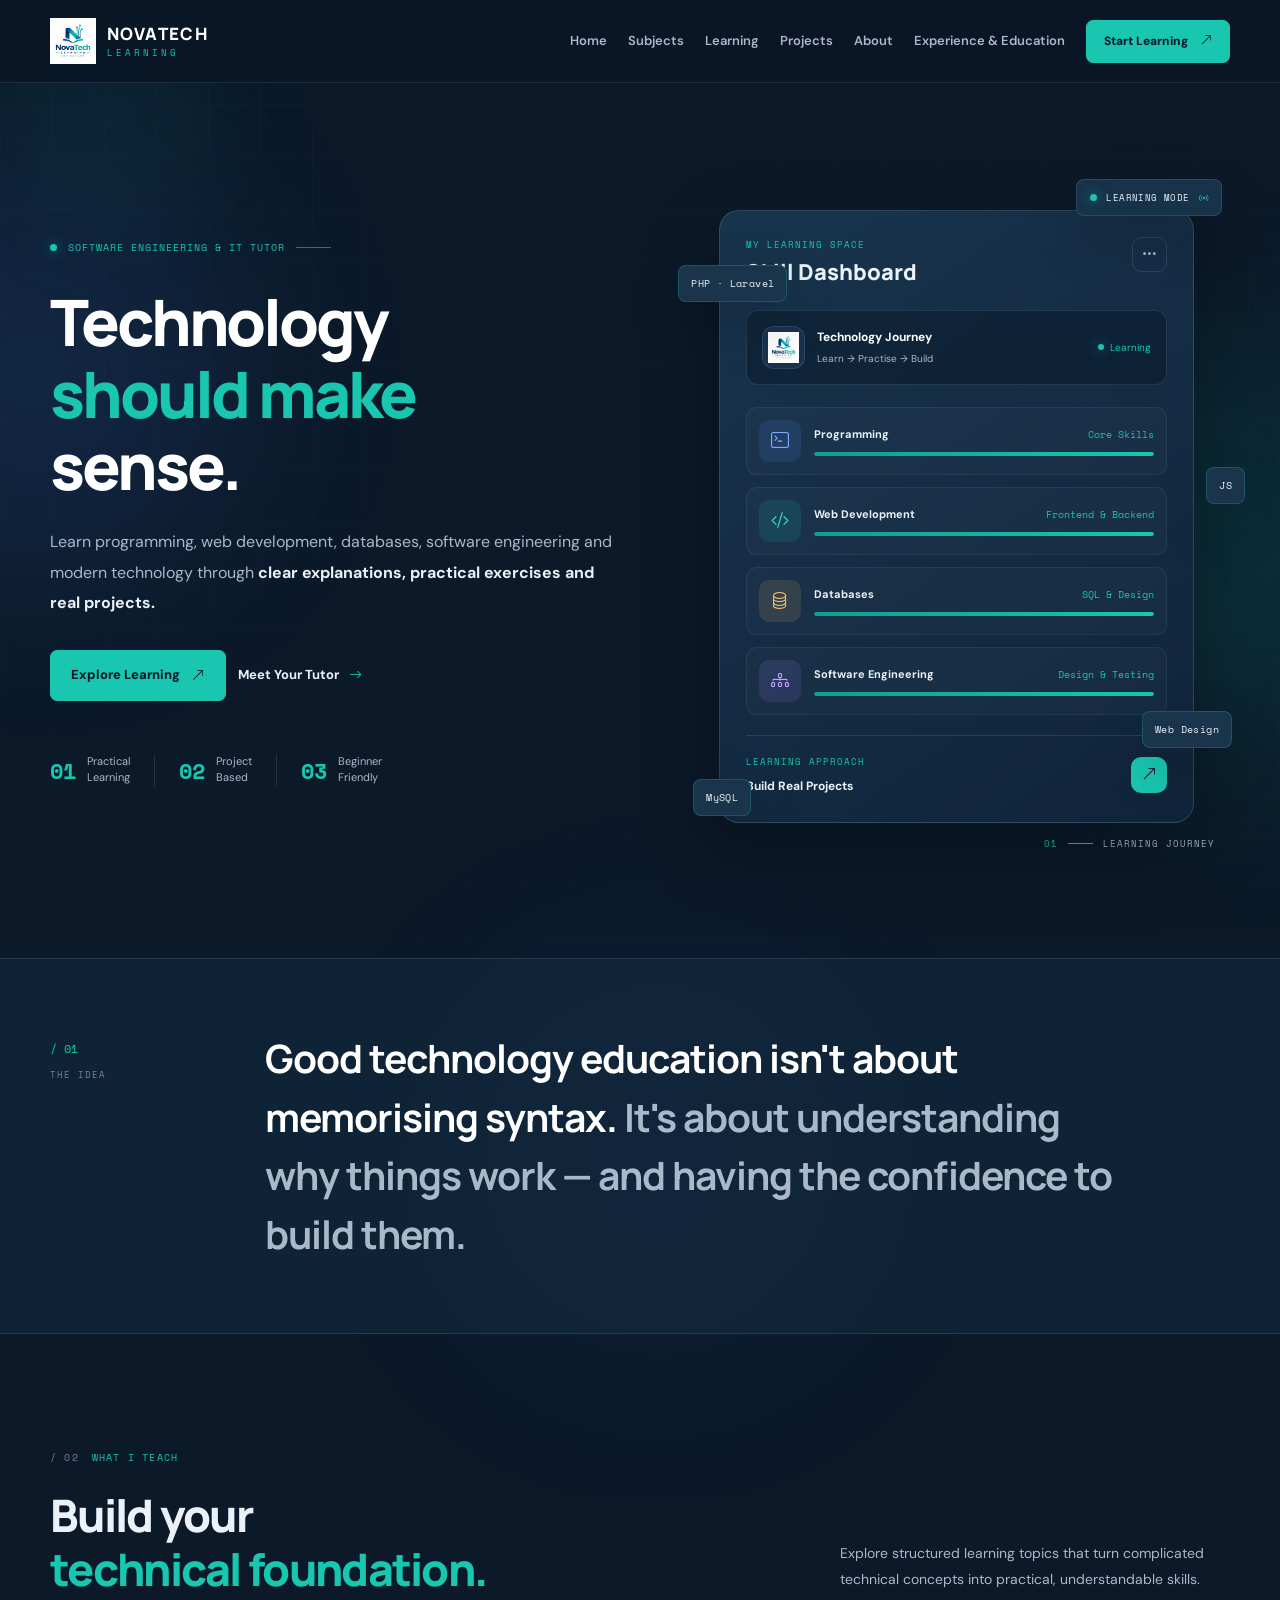
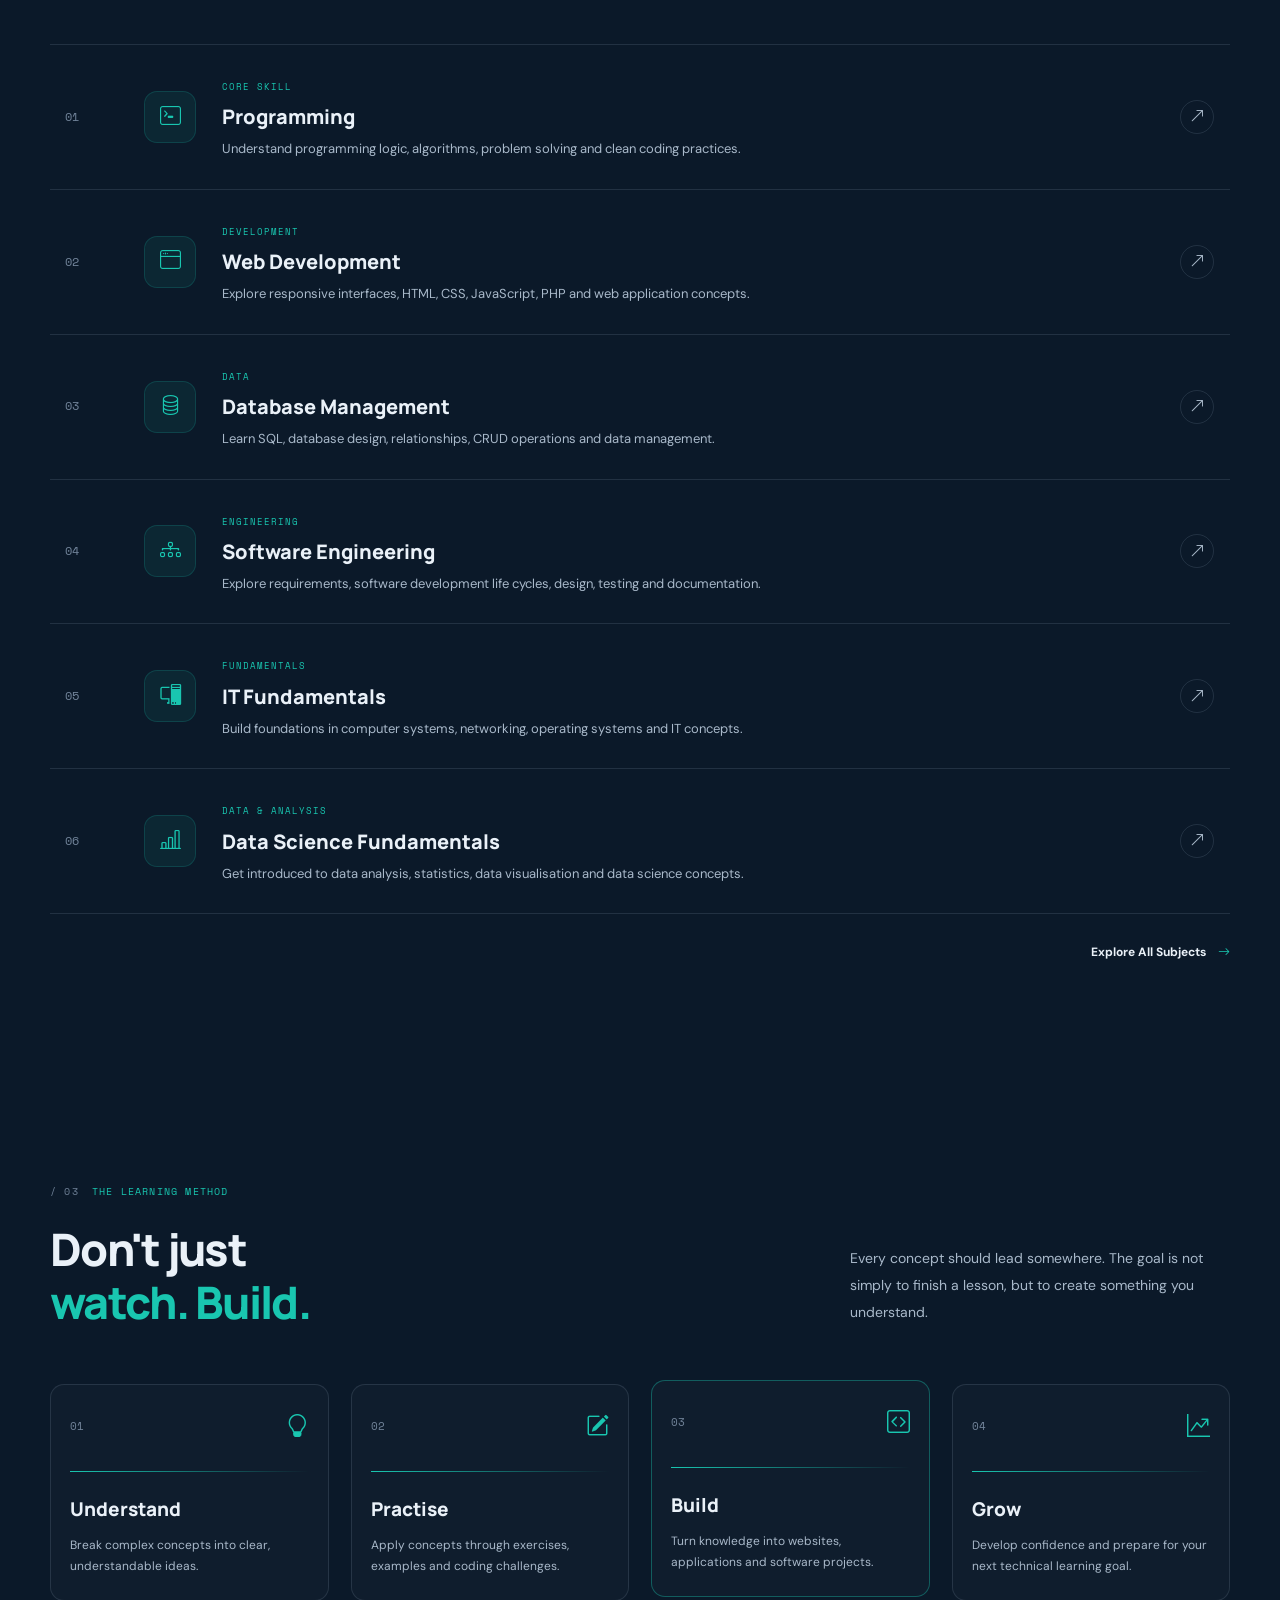
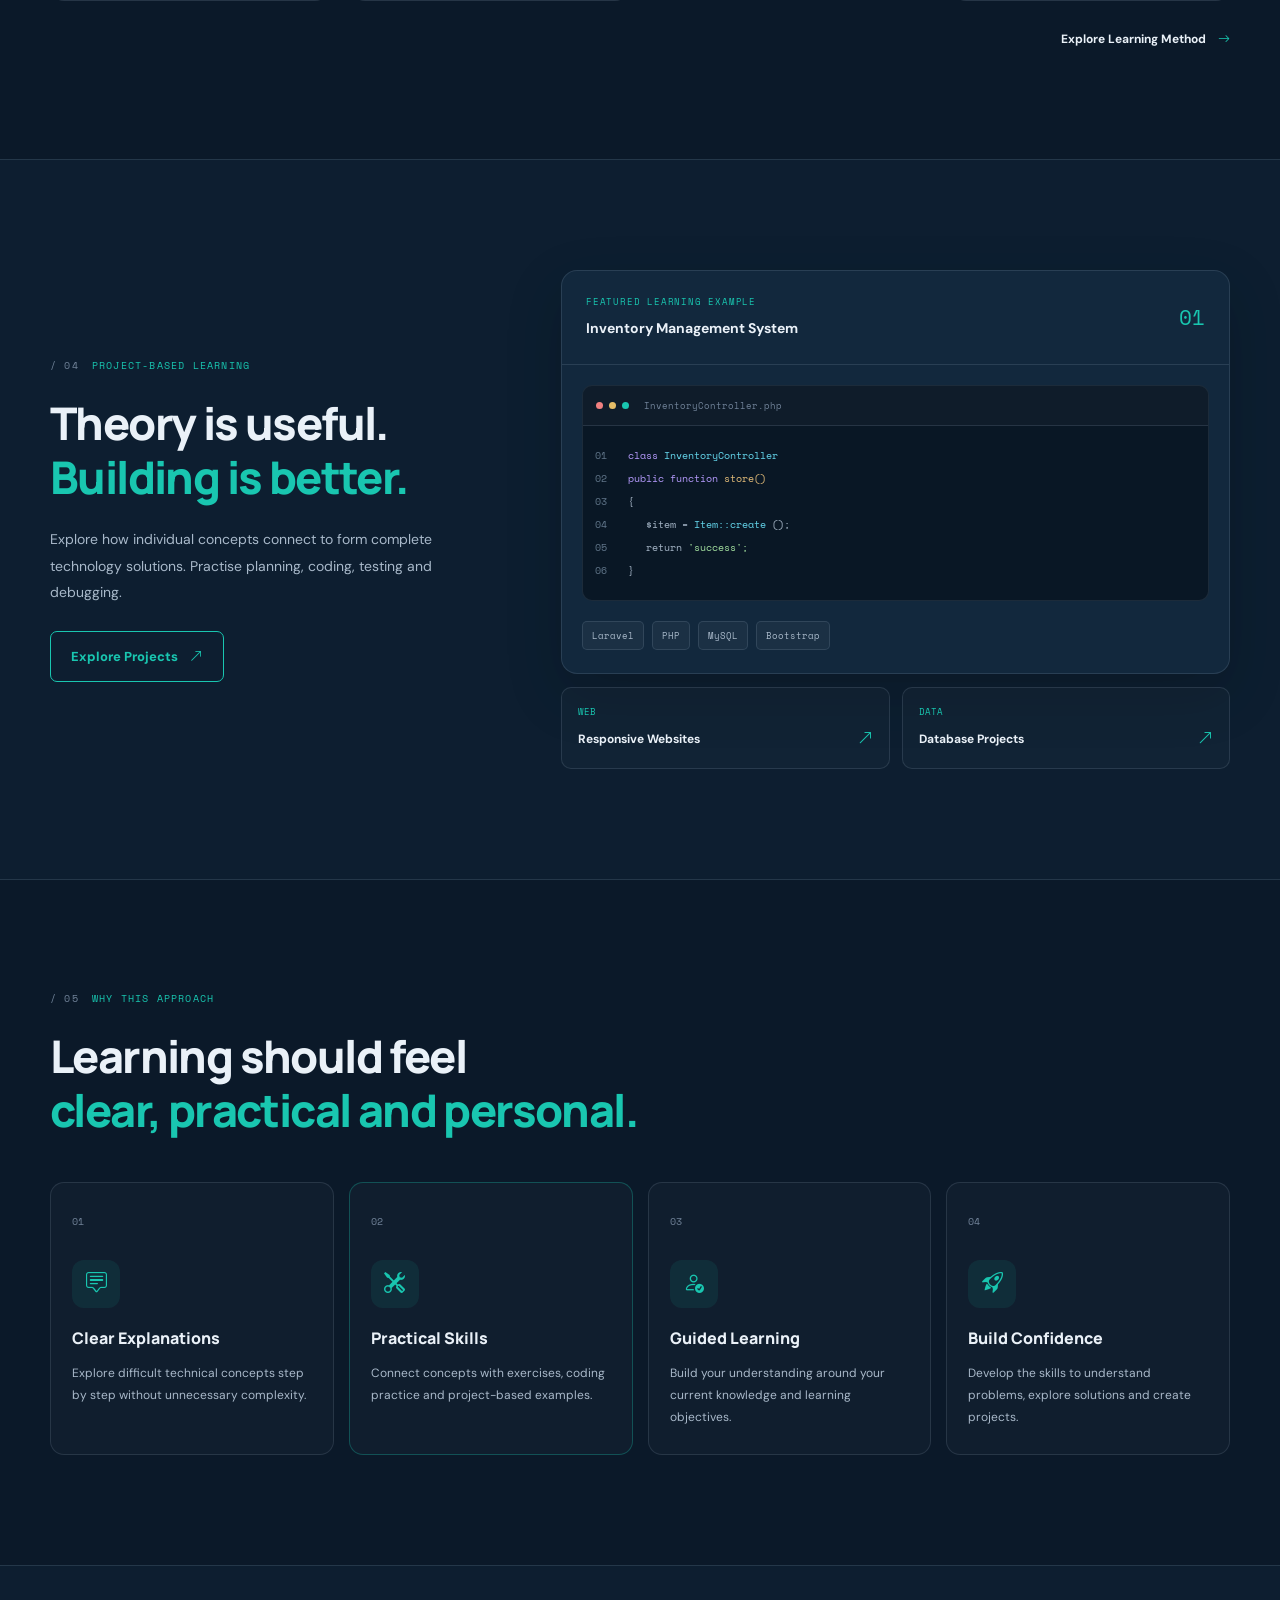
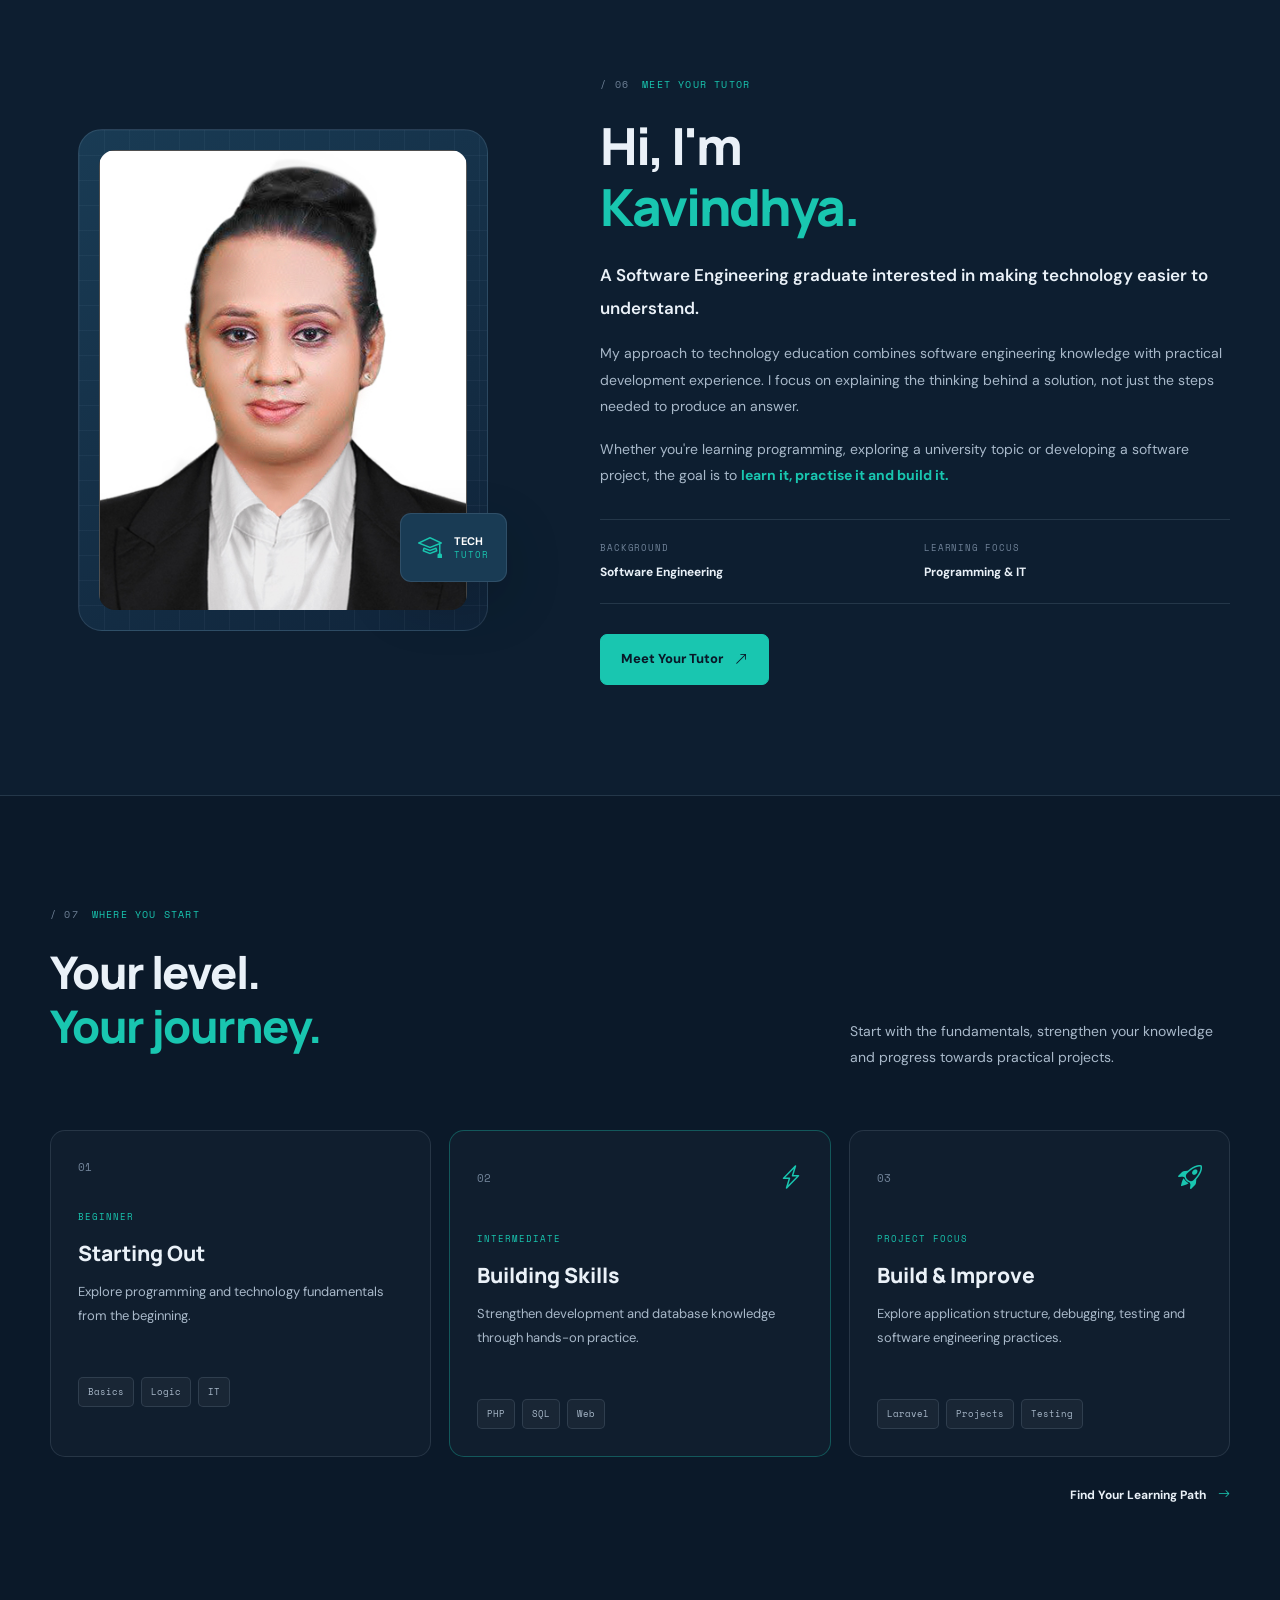
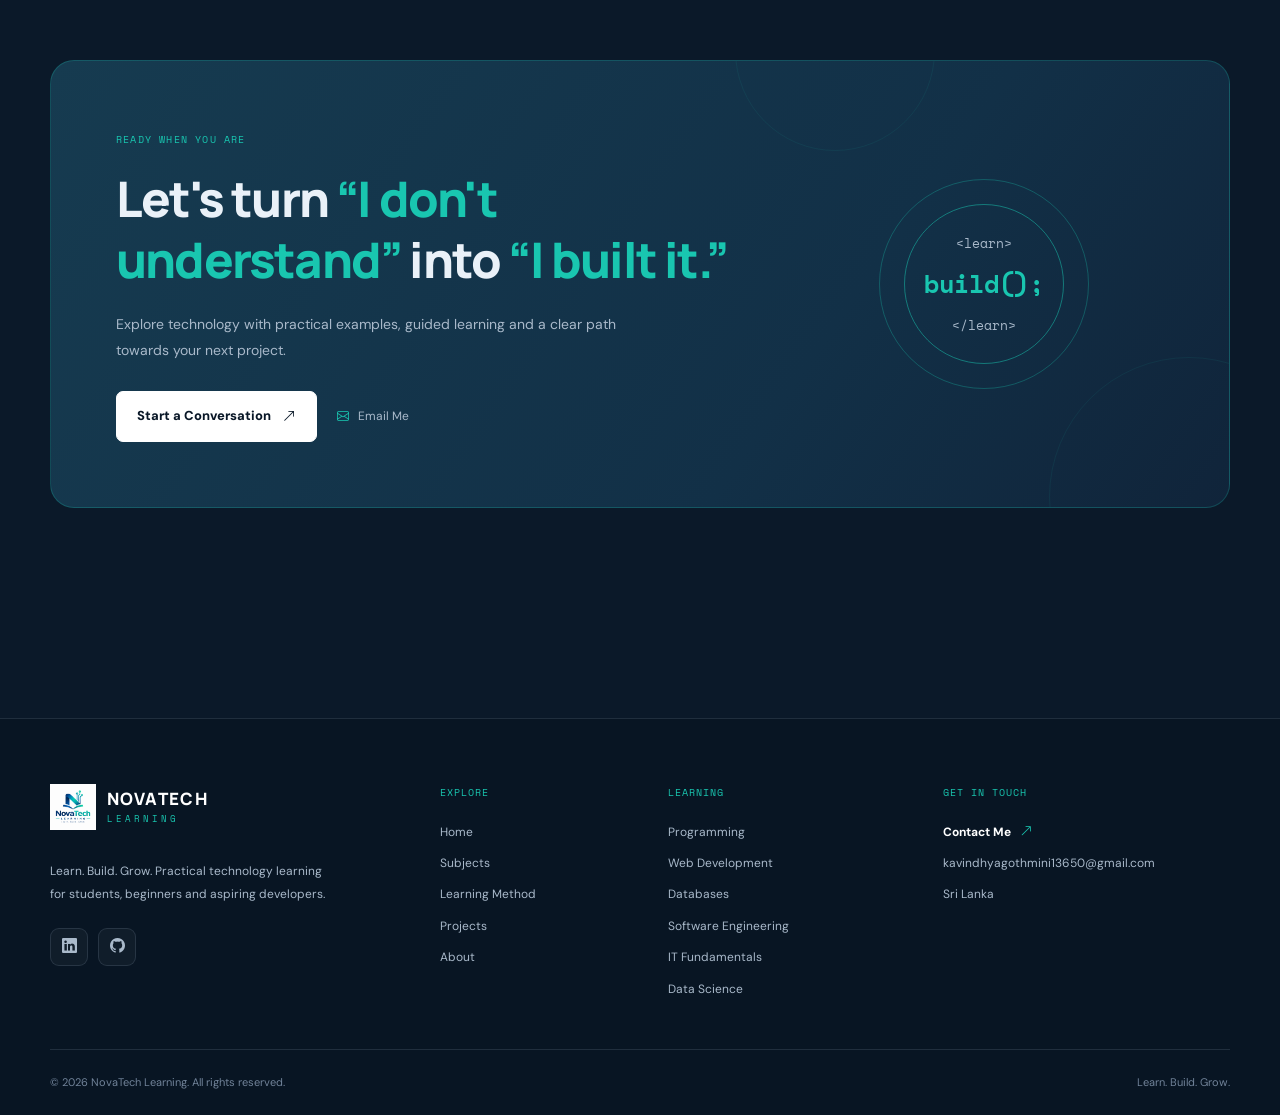
<file: index.html>
<!DOCTYPE html>
<html lang="en">
<head>
    <meta charset="UTF-8">
    <meta name="viewport" content="width=device-width, initial-scale=1">

    <meta name="description"
          content="NovaTech Learning by Kavindhya Gothmini Thilakarathna. Explore practical lessons in programming, web development, databases, software engineering, IT fundamentals and data science.">

    <meta name="author" content="Kavindhya Gothmini Thilakarathna">
    <meta name="keywords"
          content="NovaTech Learning, IT Tutor, Software Engineering Tutor, Programming Tutor, Web Development, Database Management, Sri Lanka">
    <meta name="theme-color" content="#10243a">
    <meta name="robots" content="index, follow">

    <meta property="og:type" content="website">
    <meta property="og:title" content="NovaTech Learning | Learn. Build. Grow.">
    <meta property="og:description"
          content="Build your technology skills through clear explanations, practical exercises and project-based learning.">
    <meta property="og:image" content="assets/images/novatech-logo.png">

<title>NovaTech Learning | Technology Tutor</title>

    <link rel="icon" type="image/png"
          href="assets/images/novatech-logo.png">

    <link rel="preconnect" href="https://fonts.googleapis.com">
    <link rel="preconnect" href="https://fonts.gstatic.com" crossorigin>

    <link href="https://fonts.googleapis.com/css2?family=DM+Sans:wght@400;500;600;700&family=Manrope:wght@400;500;600;700;800&family=Space+Mono:wght@400;700&display=swap"
          rel="stylesheet">

    <link href="https://cdn.jsdelivr.net/npm/bootstrap@5.3.3/dist/css/bootstrap.min.css"
          rel="stylesheet">

    <link rel="stylesheet"
          href="https://cdn.jsdelivr.net/npm/bootstrap-icons@1.11.3/font/bootstrap-icons.min.css">

    <link rel="stylesheet" href="assets/css/style.css">
    <link rel="stylesheet" href="assets/css/responsive.css">
</head>

<body>


    <!-- PAGE LOADER -->
    <div class="page-loader" id="pageLoader"
         aria-label="Loading NovaTech Learning">
        <div class="loader-content">
            <div class="loader-logo">
                <img src="assets/images/novatech-logo.png"
                     alt="NovaTech Learning">
            </div>
            <div class="loader-line"><span></span></div>
            <p>INITIALIZING NOVATECH LEARNING</p>
        </div>
    </div>

    <!-- DECORATIVE BACKGROUND -->
    <div class="cursor-glow" id="cursorGlow" aria-hidden="true"></div>

    <div class="background-system" aria-hidden="true">
        <div class="gradient-orb orb-one"></div>
        <div class="gradient-orb orb-two"></div>
        <div class="gradient-orb orb-three"></div>
        <div class="grid-background"></div>
    </div>

    <!-- HEADER -->
    <header class="site-header" id="siteHeader">
        <nav class="navbar navbar-expand-lg" aria-label="Main navigation">
            <div class="container">

                <a href="index.html" class="brand"
                   aria-label="NovaTech Learning home">
                    <img src="assets/images/novatech-logo.png"
                         alt="" class="brand-logo">
                    <span class="brand-content">
                        <strong>NOVATECH</strong>
                        <small>LEARNING</small>
                    </span>
                </a>

                <button class="navbar-toggler custom-toggler"
                        type="button"
                        data-bs-toggle="collapse"
                        data-bs-target="#mainNavigation"
                        aria-controls="mainNavigation"
                        aria-expanded="false"
                        aria-label="Toggle navigation">
                    <span></span>
                    <span></span>
                    <span></span>
                </button>

                <div class="collapse navbar-collapse" id="mainNavigation">
                    <ul class="navbar-nav ms-auto align-items-lg-center">

                        <li class="nav-item">
                            <a class="nav-link active"
                               href="index.html"
                               aria-current="page">Home</a>
                        </li>

                        <li class="nav-item">
                            <a class="nav-link"
                               href="pages/subjects.html">Subjects</a>
                        </li>

                        <li class="nav-item">
                            <a class="nav-link"
                               href="pages/learning.html">Learning</a>
                        </li>

                        <li class="nav-item">
                            <a class="nav-link"
                               href="pages/projects.html">Projects</a>
                        </li>

                        <li class="nav-item">
                            <a class="nav-link"
                               href="pages/about.html">About</a>
                        </li>
                        <li class="nav-item">
    <a class="nav-link"
       href="pages/experience-education.html">
        Experience &amp; Education
    </a>
</li>


                        <li class="nav-item nav-cta-item">
                            <a href="pages/contact.html" class="nav-cta">
                                <span>Start Learning</span>
                                <i class="bi bi-arrow-up-right"
                                   aria-hidden="true"></i>
                            </a>
                        </li>
                        

                    </ul>
                </div>
            </div>
        </nav>
    </header>

    <main id="main-content">

        <!-- HERO -->
        <section class="hero-section" id="home">
            <div class="container">
                <div class="hero-layout">

                    <div class="hero-content">

                        <div class="hero-status">
                            <span class="status-indicator"
                                  aria-hidden="true"></span>
                            <span>SOFTWARE ENGINEERING &amp; IT TUTOR</span>
                            <span class="status-line"
                                  aria-hidden="true"></span>
                        </div>

                        <h1 class="hero-title">
                            Technology
                            <span>should make</span>
                            sense.
                        </h1>

                        <p class="hero-description">
                            Learn programming, web development, databases,
                            software engineering and modern technology through
                            <strong>clear explanations, practical exercises
                            and real projects.</strong>
                        </p>

                        <div class="hero-actions">
                            <a href="pages/subjects.html"
                               class="btn-primary-custom">
                                <span>Explore Learning</span>
                                <i class="bi bi-arrow-up-right"
                                   aria-hidden="true"></i>
                            </a>

                            <a href="pages/about.html"
                               class="btn-text-custom">
                                Meet Your Tutor
                                <i class="bi bi-arrow-right"
                                   aria-hidden="true"></i>
                            </a>
                        </div>

                        <div class="hero-trust">
                            <div class="trust-block">
                                <strong>01</strong>
                                <span>Practical<br>Learning</span>
                            </div>

                            <div class="trust-divider"
                                 aria-hidden="true"></div>

                            <div class="trust-block">
                                <strong>02</strong>
                                <span>Project<br>Based</span>
                            </div>

                            <div class="trust-divider"
                                 aria-hidden="true"></div>

                            <div class="trust-block">
                                <strong>03</strong>
                                <span>Beginner<br>Friendly</span>
                            </div>
                        </div>
                    </div>

                    <!-- LEARNING DASHBOARD -->
                    <div class="hero-visual">

                        <div class="visual-label label-top">
                            <span class="label-dot"
                                  aria-hidden="true"></span>
                            LEARNING MODE
                            <i class="bi bi-broadcast"
                               aria-hidden="true"></i>
                        </div>

                        <div class="learning-dashboard">

                            <div class="dashboard-header">
                                <div>
                                    <span class="dashboard-overline">
                                        MY LEARNING SPACE
                                    </span>
                                    <h2>Skill Dashboard</h2>
                                </div>
                                <div class="dashboard-menu"
                                     aria-hidden="true">
                                    <i class="bi bi-three-dots"></i>
                                </div>
                            </div>

                            <div class="dashboard-profile">
                                <div class="profile-avatar">
                                    <img src="assets/images/novatech-logo.png"
                                         alt=""
                                         width="48" height="48">
                                </div>

                                <div class="profile-details">
                                    <strong>Technology Journey</strong>
                                    <span>Learn → Practise → Build</span>
                                </div>

                                <div class="profile-status">
                                    <span aria-hidden="true"></span>
                                    Learning
                                </div>
                            </div>

                            <div class="skills-container">

                                <div class="skill-card">
                                    <div class="skill-icon programming">
                                        <i class="bi bi-terminal"
                                           aria-hidden="true"></i>
                                    </div>
                                    <div class="skill-information">
                                        <div class="skill-title">
                                            <strong>Programming</strong>
                                            <span>Core Skills</span>
                                        </div>
                                        <div class="skill-progress">
                                            <span style="width:100%"></span>
                                        </div>
                                    </div>
                                </div>

                                <div class="skill-card">
                                    <div class="skill-icon web">
                                        <i class="bi bi-code-slash"
                                           aria-hidden="true"></i>
                                    </div>
                                    <div class="skill-information">
                                        <div class="skill-title">
                                            <strong>Web Development</strong>
                                            <span>Frontend &amp; Backend</span>
                                        </div>
                                        <div class="skill-progress">
                                            <span style="width:100%"></span>
                                        </div>
                                    </div>
                                </div>

                                <div class="skill-card">
                                    <div class="skill-icon database">
                                        <i class="bi bi-database"
                                           aria-hidden="true"></i>
                                    </div>
                                    <div class="skill-information">
                                        <div class="skill-title">
                                            <strong>Databases</strong>
                                            <span>SQL &amp; Design</span>
                                        </div>
                                        <div class="skill-progress">
                                            <span style="width:100%"></span>
                                        </div>
                                    </div>
                                </div>

                                <div class="skill-card">
                                    <div class="skill-icon software">
                                        <i class="bi bi-diagram-3"
                                           aria-hidden="true"></i>
                                    </div>
                                    <div class="skill-information">
                                        <div class="skill-title">
                                            <strong>Software Engineering</strong>
                                            <span>Design &amp; Testing</span>
                                        </div>
                                        <div class="skill-progress">
                                            <span style="width:100%"></span>
                                        </div>
                                    </div>
                                </div>

                            </div>

                            <div class="dashboard-footer">
                                <div>
                                    <span class="footer-mini-label">
                                        LEARNING APPROACH
                                    </span>
                                    <strong>Build Real Projects</strong>
                                </div>
                                <div class="focus-icon">
                                    <i class="bi bi-arrow-up-right"
                                       aria-hidden="true"></i>
                                </div>
                            </div>

                        </div>

                        <div class="floating-tech tech-php">
                            PHP · Laravel
                        </div>
                        <div class="floating-tech tech-laravel">
                            Web Design
                        </div>
                        <div class="floating-tech tech-sql">MySQL</div>
                        <div class="floating-tech tech-js">JS</div>

                        <div class="visual-note">
                            <span>01</span>
                            <div aria-hidden="true"></div>
                            <span>LEARNING JOURNEY</span>
                        </div>
                    </div>

                </div>
            </div>
        </section>

        <!-- BRAND STATEMENT -->
        <section class="statement-section">
            <div class="container">
                <div class="statement-layout">

                    <div class="statement-label">
                        <span>/ 01</span>
                        <small>THE IDEA</small>
                    </div>

                    <div class="statement-content">
                        <p class="statement-large">
                            Good technology education isn't about
                            memorising syntax.
                            <span>
                                It's about understanding why things work —
                                and having the confidence to build them.
                            </span>
                        </p>
                    </div>

                </div>
            </div>
        </section>

        <!-- SUBJECTS -->
        <section class="subjects-section section-padding" id="subjects">
            <div class="container">

                <div class="section-header">
                    <div>
                        <div class="section-kicker">
                            <span>/ 02</span>
                            WHAT I TEACH
                        </div>

                        <h2 class="section-title">
                            Build your
                            <span>technical foundation.</span>
                        </h2>
                    </div>

                    <p class="section-description">
                        Explore structured learning topics that turn
                        complicated technical concepts into practical,
                        understandable skills.
                    </p>
                </div>

                <div class="subject-list">

                    <a href="pages/subjects.html" class="subject-card">
                        <div class="subject-number">01</div>
                        <div class="subject-icon">
                            <i class="bi bi-terminal"
                               aria-hidden="true"></i>
                        </div>
                        <div class="subject-content">
                            <span class="subject-category">CORE SKILL</span>
                            <h3>Programming</h3>
                            <p>Understand programming logic, algorithms,
                               problem solving and clean coding practices.</p>
                        </div>
                        <div class="subject-arrow">
                            <i class="bi bi-arrow-up-right"
                               aria-hidden="true"></i>
                        </div>
                    </a>

                    <a href="pages/subjects.html" class="subject-card">
                        <div class="subject-number">02</div>
                        <div class="subject-icon">
                            <i class="bi bi-window"
                               aria-hidden="true"></i>
                        </div>
                        <div class="subject-content">
                            <span class="subject-category">DEVELOPMENT</span>
                            <h3>Web Development</h3>
                            <p>Explore responsive interfaces, HTML, CSS,
                               JavaScript, PHP and web application concepts.</p>
                        </div>
                        <div class="subject-arrow">
                            <i class="bi bi-arrow-up-right"
                               aria-hidden="true"></i>
                        </div>
                    </a>

                    <a href="pages/subjects.html" class="subject-card">
                        <div class="subject-number">03</div>
                        <div class="subject-icon">
                            <i class="bi bi-database"
                               aria-hidden="true"></i>
                        </div>
                        <div class="subject-content">
                            <span class="subject-category">DATA</span>
                            <h3>Database Management</h3>
                            <p>Learn SQL, database design, relationships,
                               CRUD operations and data management.</p>
                        </div>
                        <div class="subject-arrow">
                            <i class="bi bi-arrow-up-right"
                               aria-hidden="true"></i>
                        </div>
                    </a>

                    <a href="pages/subjects.html" class="subject-card">
                        <div class="subject-number">04</div>
                        <div class="subject-icon">
                            <i class="bi bi-diagram-3"
                               aria-hidden="true"></i>
                        </div>
                        <div class="subject-content">
                            <span class="subject-category">ENGINEERING</span>
                            <h3>Software Engineering</h3>
                            <p>Explore requirements, software development
                               life cycles, design, testing and documentation.</p>
                        </div>
                        <div class="subject-arrow">
                            <i class="bi bi-arrow-up-right"
                               aria-hidden="true"></i>
                        </div>
                    </a>

                    <a href="pages/subjects.html" class="subject-card">
                        <div class="subject-number">05</div>
                        <div class="subject-icon">
                            <i class="bi bi-pc-display"
                               aria-hidden="true"></i>
                        </div>
                        <div class="subject-content">
                            <span class="subject-category">FUNDAMENTALS</span>
                            <h3>IT Fundamentals</h3>
                            <p>Build foundations in computer systems,
                               networking, operating systems and IT concepts.</p>
                        </div>
                        <div class="subject-arrow">
                            <i class="bi bi-arrow-up-right"
                               aria-hidden="true"></i>
                        </div>
                    </a>

                    <a href="pages/subjects.html" class="subject-card">
                        <div class="subject-number">06</div>
                        <div class="subject-icon">
                            <i class="bi bi-bar-chart-line"
                               aria-hidden="true"></i>
                        </div>
                        <div class="subject-content">
                            <span class="subject-category">DATA &amp; ANALYSIS</span>
                            <h3>Data Science Fundamentals</h3>
                            <p>Get introduced to data analysis, statistics,
                               data visualisation and data science concepts.</p>
                        </div>
                        <div class="subject-arrow">
                            <i class="bi bi-arrow-up-right"
                               aria-hidden="true"></i>
                        </div>
                    </a>

                </div>

                <div class="section-more-link">
                    <a href="pages/subjects.html">
                        Explore All Subjects
                        <i class="bi bi-arrow-right"
                           aria-hidden="true"></i>
                    </a>
                </div>

            </div>
        </section>

      
        <!-- LEARNING METHOD -->
        <section class="learning-section section-padding" id="learning">
            <div class="container">

                <div class="learning-heading">
                    <div>
                        <div class="section-kicker">
                            <span>/ 03</span>
                            THE LEARNING METHOD
                        </div>

                        <h2 class="section-title">
                            Don't just
                            <span>watch. Build.</span>
                        </h2>
                    </div>

                    <p>
                        Every concept should lead somewhere. The goal
                        is not simply to finish a lesson, but to create
                        something you understand.
                    </p>
                </div>

                <div class="learning-journey">

                    <div class="journey-item">
                        <div class="journey-top">
                            <span>01</span>
                            <i class="bi bi-lightbulb"
                               aria-hidden="true"></i>
                        </div>
                        <div class="journey-line"></div>
                        <h3>Understand</h3>
                        <p>Break complex concepts into clear,
                           understandable ideas.</p>
                    </div>

                    <div class="journey-item">
                        <div class="journey-top">
                            <span>02</span>
                            <i class="bi bi-pencil-square"
                               aria-hidden="true"></i>
                        </div>
                        <div class="journey-line"></div>
                        <h3>Practise</h3>
                        <p>Apply concepts through exercises,
                           examples and coding challenges.</p>
                    </div>

                    <div class="journey-item active">
                        <div class="journey-top">
                            <span>03</span>
                            <i class="bi bi-code-square"
                               aria-hidden="true"></i>
                        </div>
                        <div class="journey-line"></div>
                        <h3>Build</h3>
                        <p>Turn knowledge into websites,
                           applications and software projects.</p>
                    </div>

                    <div class="journey-item">
                        <div class="journey-top">
                            <span>04</span>
                            <i class="bi bi-graph-up-arrow"
                               aria-hidden="true"></i>
                        </div>
                        <div class="journey-line"></div>
                        <h3>Grow</h3>
                        <p>Develop confidence and prepare for
                           your next technical learning goal.</p>
                    </div>

                </div>

                <div class="section-more-link">
                    <a href="pages/learning.html">
                        Explore Learning Method
                        <i class="bi bi-arrow-right"
                           aria-hidden="true"></i>
                    </a>
                </div>

            </div>
        </section>

        <!-- PROJECT-BASED LEARNING -->
        <section class="projects-section section-padding" id="projects">
            <div class="container">
                <div class="projects-layout">

                    <div class="projects-intro">
                        <div class="section-kicker">
                            <span>/ 04</span>
                            PROJECT-BASED LEARNING
                        </div>

                        <h2>
                            Theory is useful.
                            <span>Building is better.</span>
                        </h2>

                        <p>
                            Explore how individual concepts connect
                            to form complete technology solutions.
                            Practise planning, coding, testing and debugging.
                        </p>

                        <a href="pages/projects.html"
                           class="btn-outline-custom">
                            Explore Projects
                            <i class="bi bi-arrow-up-right"
                               aria-hidden="true"></i>
                        </a>
                    </div>

                    <div class="project-showcase">

                        <div class="project-main-card">
                            <div class="project-card-header">
                                <div>
                                    <span>FEATURED LEARNING EXAMPLE</span>
                                    <strong>Inventory Management System</strong>
                                </div>
                                <div class="project-number">01</div>
                            </div>

                            <div class="code-window">
                                <div class="code-header">
                                    <span></span>
                                    <span></span>
                                    <span></span>
                                    <small>InventoryController.php</small>
                                </div>

                                <div class="code-content">
                                    <div>
                                        <span class="code-number">01</span>
                                        <span class="code-keyword">class</span>
                                        <span class="code-class">InventoryController</span>
                                    </div>
                                    <div>
                                        <span class="code-number">02</span>
                                        <span class="code-keyword">public function</span>
                                        <span class="code-function">store()</span>
                                    </div>
                                    <div>
                                        <span class="code-number">03</span>
                                        <span class="code-symbol">{</span>
                                    </div>
                                    <div>
                                        <span class="code-number">04</span>
                                        <span class="code-indent">$item =</span>
                                        <span class="code-class">Item::create</span>
                                        <span class="code-symbol">();</span>
                                    </div>
                                    <div>
                                        <span class="code-number">05</span>
                                        <span class="code-indent">return</span>
                                        <span class="code-string">'success';</span>
                                    </div>
                                    <div>
                                        <span class="code-number">06</span>
                                        <span class="code-symbol">}</span>
                                    </div>
                                </div>
                            </div>

                            <div class="project-tags">
                                <span>Laravel</span>
                                <span>PHP</span>
                                <span>MySQL</span>
                                <span>Bootstrap</span>
                            </div>
                        </div>

                        <div class="mini-projects">
                            <a href="pages/projects.html"
                               class="mini-project-card">
                                <span>WEB</span>
                                <strong>Responsive Websites</strong>
                                <i class="bi bi-arrow-up-right"
                                   aria-hidden="true"></i>
                            </a>

                            <a href="pages/projects.html"
                               class="mini-project-card">
                                <span>DATA</span>
                                <strong>Database Projects</strong>
                                <i class="bi bi-arrow-up-right"
                                   aria-hidden="true"></i>
                            </a>
                        </div>

                    </div>
                </div>
            </div>
        </section>

        <!-- BENEFITS -->
        <section class="benefits-section section-padding" id="benefits">
            <div class="container">

                <div class="benefits-heading">
                    <div class="section-kicker">
                        <span>/ 05</span>
                        WHY THIS APPROACH
                    </div>

                    <h2>
                        Learning should feel
                        <span>clear, practical and personal.</span>
                    </h2>
                </div>

                <div class="benefits-grid">

                    <div class="benefit-card">
                        <span class="benefit-number">01</span>
                        <div class="benefit-icon">
                            <i class="bi bi-chat-square-text"
                               aria-hidden="true"></i>
                        </div>
                        <h3>Clear Explanations</h3>
                        <p>Explore difficult technical concepts step by
                           step without unnecessary complexity.</p>
                    </div>

                    <div class="benefit-card featured">
                        <span class="benefit-number">02</span>
                        <div class="benefit-icon">
                            <i class="bi bi-tools"
                               aria-hidden="true"></i>
                        </div>
                        <h3>Practical Skills</h3>
                        <p>Connect concepts with exercises, coding
                           practice and project-based examples.</p>
                    </div>

                    <div class="benefit-card">
                        <span class="benefit-number">03</span>
                        <div class="benefit-icon">
                            <i class="bi bi-person-check"
                               aria-hidden="true"></i>
                        </div>
                        <h3>Guided Learning</h3>
                        <p>Build your understanding around your current
                           knowledge and learning objectives.</p>
                    </div>

                    <div class="benefit-card">
                        <span class="benefit-number">04</span>
                        <div class="benefit-icon">
                            <i class="bi bi-rocket-takeoff"
                               aria-hidden="true"></i>
                        </div>
                        <h3>Build Confidence</h3>
                        <p>Develop the skills to understand problems,
                           explore solutions and create projects.</p>
                    </div>

                </div>
            </div>
        </section>

        <!-- ABOUT THE TUTOR -->
        <section class="about-section section-padding" id="about">
            <div class="container">
                <div class="about-wrapper">

                    <div class="about-visual">
                        <div class="portrait-frame">
                            <div class="portrait-grid"
                                 aria-hidden="true"></div>

                            <div class="portrait-image">
                                <img src="assets/images/profile.jpg"
                                     alt="Kavindhya Gothmini Thilakarathna"
                                     loading="lazy"
                                     width="500" height="600">
                            </div>

                            <div class="portrait-badge">
                                <i class="bi bi-mortarboard"
                                   aria-hidden="true"></i>
                                <div>
                                    <strong>TECH</strong>
                                    <span>TUTOR</span>
                                </div>
                            </div>
                        </div>
                    </div>

                    <div class="about-content">
                        <div class="section-kicker">
                            <span>/ 06</span>
                            MEET YOUR TUTOR
                        </div>

                        <h2>
                            Hi, I'm
                            <span>Kavindhya.</span>
                        </h2>

                        <p class="about-lead">
                            A Software Engineering graduate interested
                            in making technology easier to understand.
                        </p>

                        <p>
                            My approach to technology education combines
                            software engineering knowledge with practical
                            development experience. I focus on explaining
                            the thinking behind a solution, not just the
                            steps needed to produce an answer.
                        </p>

                        <p>
                            Whether you're learning programming,
                            exploring a university topic or developing
                            a software project, the goal is to
                            <strong>learn it, practise it and build it.</strong>
                        </p>

                        <div class="about-details">
                            <div>
                                <span>BACKGROUND</span>
                                <strong>Software Engineering</strong>
                            </div>
                            <div>
                                <span>LEARNING FOCUS</span>
                                <strong>Programming &amp; IT</strong>
                            </div>
                        </div>

                        <a href="pages/about.html"
                           class="btn-primary-custom">
                            Meet Your Tutor
                            <i class="bi bi-arrow-up-right"
                               aria-hidden="true"></i>
                        </a>
                    </div>

                </div>
            </div>
        </section>

        <!-- LEARNING LEVELS -->
        <section class="levels-section section-padding" id="levels">
            <div class="container">

                <div class="levels-header">
                    <div>
                        <div class="section-kicker">
                            <span>/ 07</span>
                            WHERE YOU START
                        </div>

                        <h2>
                            Your level.
                            <span>Your journey.</span>
                        </h2>
                    </div>

                    <p>
                        Start with the fundamentals, strengthen your
                        knowledge and progress towards practical projects.
                    </p>
                </div>

                <div class="levels-grid">

                    <div class="level-card">
                        <div class="level-top">
                            <span>01</span>
                            <i class="bi bi-seedling"
                               aria-hidden="true"></i>
                        </div>
                        <span class="level-label">BEGINNER</span>
                        <h3>Starting Out</h3>
                        <p>Explore programming and technology
                           fundamentals from the beginning.</p>
                        <div class="level-tags">
                            <span>Basics</span>
                            <span>Logic</span>
                            <span>IT</span>
                        </div>
                    </div>

                    <div class="level-card featured-level">
                        <div class="level-top">
                            <span>02</span>
                            <i class="bi bi-lightning-charge"
                               aria-hidden="true"></i>
                        </div>
                        <span class="level-label">INTERMEDIATE</span>
                        <h3>Building Skills</h3>
                        <p>Strengthen development and database
                           knowledge through hands-on practice.</p>
                        <div class="level-tags">
                            <span>PHP</span>
                            <span>SQL</span>
                            <span>Web</span>
                        </div>
                    </div>

                    <div class="level-card">
                        <div class="level-top">
                            <span>03</span>
                            <i class="bi bi-rocket-takeoff"
                               aria-hidden="true"></i>
                        </div>
                        <span class="level-label">PROJECT FOCUS</span>
                        <h3>Build &amp; Improve</h3>
                        <p>Explore application structure, debugging,
                           testing and software engineering practices.</p>
                        <div class="level-tags">
                            <span>Laravel</span>
                            <span>Projects</span>
                            <span>Testing</span>
                        </div>
                    </div>

                </div>

                <div class="section-more-link">
                    <a href="pages/learning.html">
                        Find Your Learning Path
                        <i class="bi bi-arrow-right"
                           aria-hidden="true"></i>
                    </a>
                </div>

            </div>
        </section>

        <!-- CALL TO ACTION -->
        <section class="cta-section section-padding" id="contact">
            <div class="container">
                <div class="cta-wrapper">

                    <div class="cta-decoration decoration-one"
                         aria-hidden="true"></div>
                    <div class="cta-decoration decoration-two"
                         aria-hidden="true"></div>

                    <div class="cta-content">
                        <span class="cta-label">READY WHEN YOU ARE</span>

                        <h2>
                            Let's turn
                            <span>“I don't understand”</span>
                            into
                            <span>“I built it.”</span>
                        </h2>

                        <p>
                            Explore technology with practical examples,
                            guided learning and a clear path towards
                            your next project.
                        </p>

                        <div class="cta-actions">
                            <a href="pages/contact.html"
                               class="btn-white-custom">
                                Start a Conversation
                                <i class="bi bi-arrow-up-right"
                                   aria-hidden="true"></i>
                            </a>

                            <a href="mailto:kavindhyagothmini13650@gmail.com"
                               class="cta-email">
                                <i class="bi bi-envelope"
                                   aria-hidden="true"></i>
                                Email Me
                            </a>
                        </div>
                    </div>

                    <div class="cta-visual" aria-hidden="true">
                        <div class="cta-circle circle-one"></div>
                        <div class="cta-circle circle-two"></div>

                        <div class="cta-code">
                            <span>&lt;learn&gt;</span>
                            <strong>build();</strong>
                            <span>&lt;/learn&gt;</span>
                        </div>
                    </div>

                </div>
            </div>
        </section>

    </main>

    <!-- FOOTER -->
    <footer class="site-footer">
        <div class="container">

            <div class="footer-main">

                <div class="footer-brand">
                    <a href="index.html" class="brand"
                       aria-label="NovaTech Learning home">
                        <img src="assets/images/novatech-logo.png"
                             alt="" class="brand-logo">
                        <span class="brand-content">
                            <strong>NOVATECH</strong>
                            <small>LEARNING</small>
                        </span>
                    </a>

                    <p>
                        Learn. Build. Grow.
                        Practical technology learning for students,
                        beginners and aspiring developers.
                    </p>

                    <div class="footer-socials">
                        <a href="https://www.linkedin.com/in/kavindhya-gothmini-thilakarathna"
                           target="_blank"
                           rel="noopener noreferrer"
                           aria-label="LinkedIn profile">
                            <i class="bi bi-linkedin"
                               aria-hidden="true"></i>
                        </a>

                        <a href="https://github.com/kavindhya-gothmini"
                           target="_blank"
                           rel="noopener noreferrer"
                           aria-label="GitHub profile">
                            <i class="bi bi-github"
                               aria-hidden="true"></i>
                        </a>
                    </div>
                </div>

                <nav class="footer-column" aria-label="Explore">
                    <span>EXPLORE</span>
                    <a href="index.html">Home</a>
                    <a href="pages/subjects.html">Subjects</a>
                    <a href="pages/learning.html">Learning Method</a>
                    <a href="pages/projects.html">Projects</a>
                    <a href="pages/about.html">About</a>
                </nav>

                <nav class="footer-column" aria-label="Learning topics">
                    <span>LEARNING</span>
                    <a href="pages/subjects.html">Programming</a>
                    <a href="pages/subjects.html">Web Development</a>
                    <a href="pages/subjects.html">Databases</a>
                    <a href="pages/subjects.html">Software Engineering</a>
                    <a href="pages/subjects.html">IT Fundamentals</a>
                    <a href="pages/subjects.html">Data Science</a>
                </nav>

                <div class="footer-column footer-contact">
                    <span>GET IN TOUCH</span>

                    <a href="pages/contact.html">
                        Contact Me
                        <i class="bi bi-arrow-up-right"
                           aria-hidden="true"></i>
                    </a>

                    <a href="mailto:kavindhyagothmini13650@gmail.com">
                        kavindhyagothmini13650@gmail.com
                    </a>

                    <p>Sri Lanka</p>
                </div>

            </div>

            <div class="footer-bottom">
                <span>
                    &copy; <span id="currentYear">2026</span>
                    NovaTech Learning. All rights reserved.
                </span>
                <span>Learn. Build. Grow.</span>
            </div>

        </div>
    </footer>

    <!-- BACK TO TOP -->
    <button class="back-to-top" id="backToTop"
            type="button" aria-label="Back to top">
        <i class="bi bi-arrow-up" aria-hidden="true"></i>
    </button>

    <!-- BOOTSTRAP -->
    <script src="https://cdn.jsdelivr.net/npm/bootstrap@5.3.3/dist/js/bootstrap.bundle.min.js"
            defer></script>

    <!-- CUSTOM JAVASCRIPT -->
    <script src="assets/js/script.js" defer></script>

    <!-- DYNAMIC COPYRIGHT YEAR -->
    <script>
        document.getElementById("currentYear").textContent =
            new Date().getFullYear();
    </script>

</body>
</html>
</file>
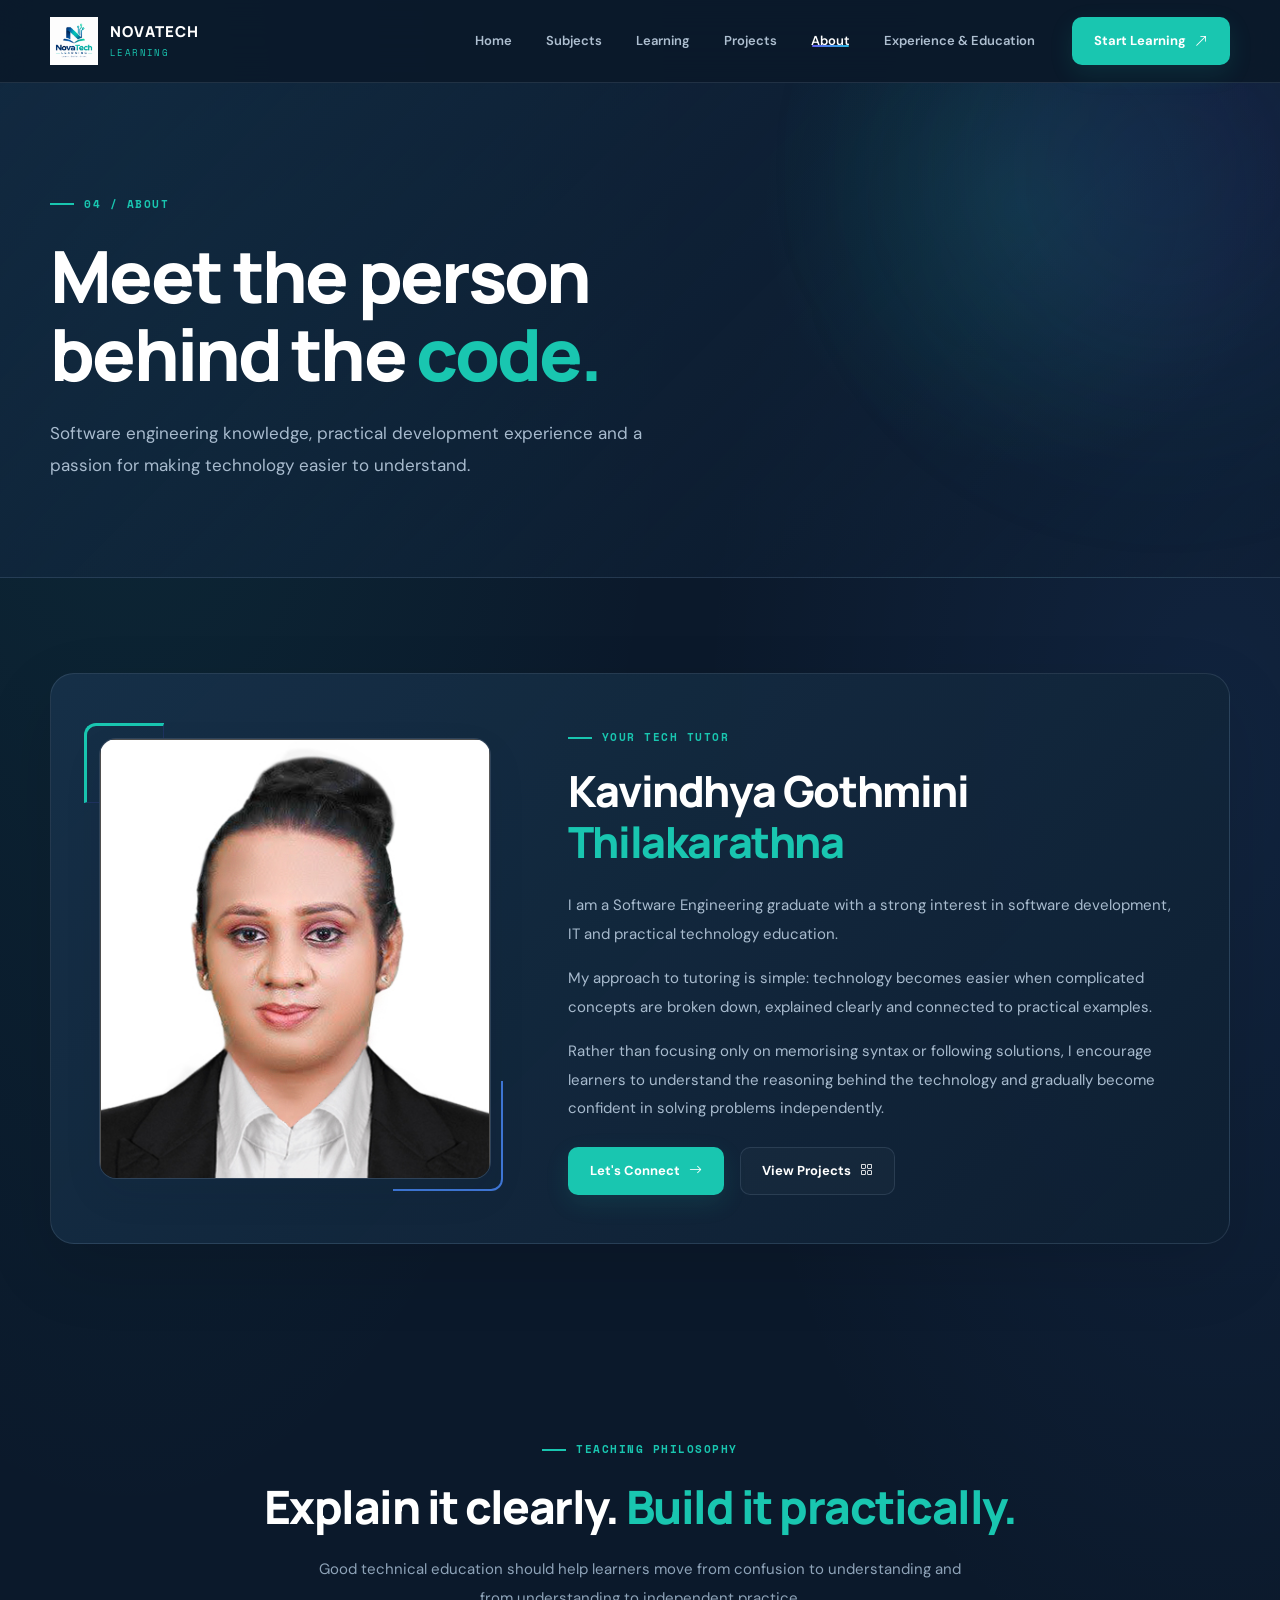
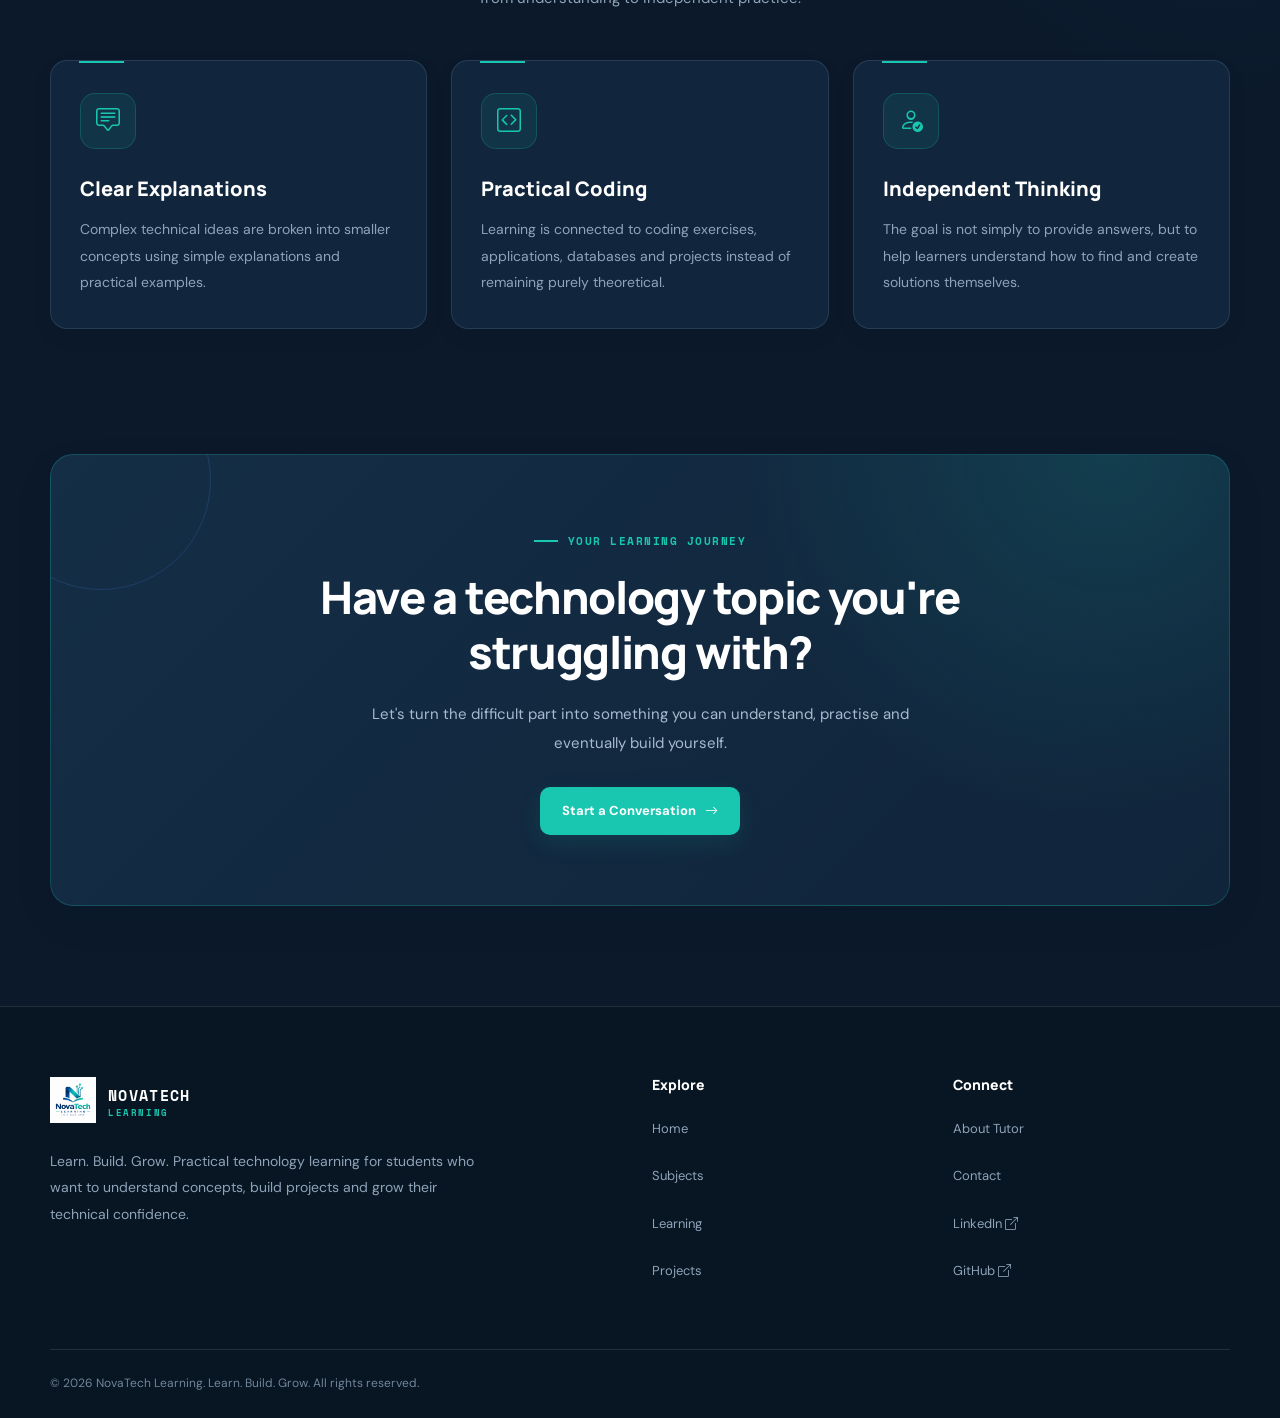
<file: pages/about.html>
<!DOCTYPE html>
<html lang="en">

<head>
    <meta charset="UTF-8">
    <meta name="viewport" content="width=device-width, initial-scale=1.0">

    <title>About | NovaTech Learning</title>

    <meta name="description"
        content="Meet Kavindhya Gothmini Thilakarathna, founder of NovaTech Learning, and discover a practical approach to software engineering and IT tutoring.">

    <meta name="theme-color" content="#0b192b">

    <link rel="preconnect" href="https://fonts.googleapis.com">
    <link rel="preconnect" href="https://fonts.gstatic.com" crossorigin>

    <link
        href="https://fonts.googleapis.com/css2?family=DM+Sans:wght@400;500;600;700&family=Manrope:wght@400;500;600;700;800&family=Space+Mono:wght@400;700&display=swap"
        rel="stylesheet">

    <link href="https://cdn.jsdelivr.net/npm/bootstrap@5.3.3/dist/css/bootstrap.min.css"
        rel="stylesheet">

    <link href="https://cdn.jsdelivr.net/npm/bootstrap-icons@1.11.3/font/bootstrap-icons.css"
        rel="stylesheet">

    <link rel="stylesheet" href="../assets/css/style.css">
    <link rel="stylesheet" href="../assets/css/responsive.css">
    <link rel="stylesheet" href="../assets/css/pages.css">

    <!-- NovaTech Learning About Page Styles -->
    <style>
        :root {
            --about-navy: #0b192b;
            --about-navy-light: #122942;
            --about-teal: #19c6b0;
            --about-blue: #4c8dff;
            --about-white: #ffffff;
            --about-text: #d4dfeb;
            --about-muted: #8fa4b9;
            --about-border: rgba(160, 190, 215, 0.15);
            --about-card: rgba(20, 43, 66, 0.78);
        }

        html {
            scroll-behavior: smooth;
        }

        body.inner-page {
            background:
                radial-gradient(ellipse at 10% 5%,
                    rgba(25, 198, 176, 0.09), transparent 34%),
                radial-gradient(ellipse at 95% 25%,
                    rgba(76, 141, 255, 0.09), transparent 30%),
                var(--about-navy);
            color: var(--about-text);
            font-family: "DM Sans", sans-serif;
            overflow-x: clip;
        }

        .inner-container {
            width: min(1180px, calc(100% - 48px));
            margin-inline: auto;
        }

        /* NAVIGATION */

        .inner-navbar {
            position: relative;
            z-index: 100;
            width: 100%;
            background: rgba(11, 25, 43, 0.92);
            border-bottom: 1px solid var(--about-border);
            backdrop-filter: blur(18px);
            -webkit-backdrop-filter: blur(18px);
            padding: 17px 0;
        }

        .inner-navbar .navbar-brand,
        .inner-brand {
            display: inline-flex;
            align-items: center;
            gap: 12px;
            text-decoration: none;
            flex-shrink: 0;
        }

        /* NOVATECH LOGO IMAGE */

        .inner-brand-logo {
            display: block;
            width: 48px;
            height: 48px;
            flex-shrink: 0;
            object-fit: contain;
        }

        .inner-brand-text {
            display: flex;
            flex-direction: column;
            gap: 3px;
            line-height: 1.1;
        }

        .inner-brand-name {
            color: var(--about-white);
            font-family: "Manrope", sans-serif;
            font-size: 15px;
            font-weight: 800;
            letter-spacing: 1.2px;
        }

        .inner-brand-subtitle {
            color: var(--about-teal);
            font-family: "Space Mono", monospace;
            font-size: 9px;
            letter-spacing: 1.4px;
        }

        .inner-navbar .navbar-nav {
            gap: 8px;
        }

        .inner-navbar .nav-link {
            position: relative;
            padding: 10px 13px !important;
            color: #aebfd0;
            font-size: 13px;
            font-weight: 600;
            transition: color 0.25s ease;
        }

        .inner-navbar .nav-link::after {
            position: absolute;
            right: 13px;
            bottom: 3px;
            left: 13px;
            height: 2px;
            background: var(--about-teal);
            content: "";
            transform: scaleX(0);
            transform-origin: left;
            transition: transform 0.25s ease;
        }

        .inner-navbar .nav-link:hover,
        .inner-navbar .nav-link.active {
            color: var(--about-white);
        }

        .inner-navbar .nav-link:hover::after,
        .inner-navbar .nav-link.active::after {
            transform: scaleX(1);
        }

        .inner-navbar .navbar-toggler {
            border: 1px solid var(--about-border);
            border-radius: 10px;
            padding: 5px 10px;
            box-shadow: none;
        }

        .inner-navbar .navbar-toggler:focus {
            box-shadow: 0 0 0 3px rgba(25, 198, 176, 0.18);
        }

        .inner-btn {
            min-height: 46px;
            display: inline-flex;
            align-items: center;
            justify-content: center;
            gap: 9px;
            padding: 12px 21px;
            border: 1px solid transparent;
            border-radius: 10px;
            font-size: 13px;
            font-weight: 700;
            text-decoration: none;
            transition:
                transform 0.25s ease,
                background 0.25s ease,
                border-color 0.25s ease,
                box-shadow 0.25s ease;
        }

        .inner-btn:hover {
            transform: translateY(-2px);
        }

        .inner-btn-primary {
            background: var(--about-teal);
            color: var(--about-navy);
            box-shadow: 0 8px 24px rgba(25, 198, 176, 0.12);
        }

        .inner-btn-primary:hover {
            background: #58e2d0;
            color: var(--about-navy);
            box-shadow: 0 12px 30px rgba(25, 198, 176, 0.2);
        }

        .inner-btn-outline {
            background: rgba(255, 255, 255, 0.025);
            color: var(--about-white);
            border-color: var(--about-border);
        }

        .inner-btn-outline:hover {
            color: var(--about-teal);
            border-color: var(--about-teal);
            background: rgba(25, 198, 176, 0.06);
        }

        /* PAGE HERO */

        .inner-hero {
            position: relative;
            isolation: isolate;
            overflow: hidden;
            padding: 105px 0 95px;
            border-bottom: 1px solid var(--about-border);
            background:
                radial-gradient(circle at 80% 25%,
                    rgba(25, 198, 176, 0.12), transparent 24%),
                linear-gradient(135deg,
                    rgba(18, 41, 66, 0.8),
                    rgba(11, 25, 43, 0.25));
        }

        .inner-hero::before {
            position: absolute;
            z-index: -1;
            top: -110px;
            right: -80px;
            width: 390px;
            height: 390px;
            border: 1px solid rgba(25, 198, 176, 0.15);
            border-radius: 50%;
            content: "";
            box-shadow:
                0 0 0 45px rgba(25, 198, 176, 0.025),
                0 0 0 90px rgba(25, 198, 176, 0.018);
        }

        .inner-hero-content {
            max-width: 790px;
        }

        .inner-kicker,
        .inner-label {
            display: inline-flex;
            align-items: center;
            gap: 10px;
            color: var(--about-teal);
            font-family: "Space Mono", monospace;
            font-size: 11px;
            font-weight: 700;
            letter-spacing: 1.5px;
            text-transform: uppercase;
        }

        .inner-kicker {
            margin-bottom: 24px;
        }

        .inner-kicker::before,
        .inner-label::before {
            width: 24px;
            height: 2px;
            background: var(--about-teal);
            content: "";
        }

        .inner-title {
            margin: 0 0 24px;
            color: var(--about-white);
            font-family: "Manrope", sans-serif;
            font-size: clamp(40px, 6vw, 72px);
            font-weight: 800;
            line-height: 1.08;
            letter-spacing: -2.7px;
        }

        .inner-title span,
        .profile-content h2 span,
        .inner-heading h2 span {
            color: var(--about-teal);
        }

        .inner-description {
            max-width: 650px;
            margin: 0;
            color: #a8bbce;
            font-size: 17px;
            line-height: 1.9;
        }

        /* SECTION SPACING */

        .inner-section {
            padding: 95px 0;
        }

        .inner-section-sm {
            padding: 30px 0 100px;
        }

        /* PROFILE PANEL */

        .profile-panel {
            display: grid;
            grid-template-columns: minmax(280px, 0.78fr) minmax(0, 1.22fr);
            align-items: center;
            gap: clamp(35px, 6vw, 78px);
            padding: clamp(24px, 4vw, 48px);
            overflow: hidden;
            border: 1px solid var(--about-border);
            border-radius: 24px;
            background:
                linear-gradient(135deg,
                    rgba(23, 49, 73, 0.92),
                    rgba(14, 31, 50, 0.9));
            box-shadow: 0 25px 70px rgba(0, 0, 0, 0.12);
        }

        .profile-image-wrap {
            position: relative;
            min-width: 0;
            isolation: isolate;
        }

        .profile-image-wrap::before {
            position: absolute;
            z-index: -1;
            top: -15px;
            left: -15px;
            width: 80px;
            height: 80px;
            border-top: 3px solid var(--about-teal);
            border-left: 3px solid var(--about-teal);
            border-radius: 12px 0 0;
            content: "";
        }

        .profile-image-wrap::after {
            position: absolute;
            z-index: -1;
            right: -12px;
            bottom: -12px;
            width: 110px;
            height: 110px;
            border-right: 2px solid rgba(76, 141, 255, 0.8);
            border-bottom: 2px solid rgba(76, 141, 255, 0.8);
            border-radius: 0 0 12px;
            content: "";
        }

        .profile-image {
            display: block;
            width: 100%;
            aspect-ratio: 4 / 4.5;
            object-fit: cover;
            object-position: center top;
            border: 1px solid rgba(255, 255, 255, 0.12);
            border-radius: 17px;
            background: var(--about-navy-light);
        }

        .profile-content {
            min-width: 0;
        }

        .profile-content .inner-label {
            margin-bottom: 18px;
        }

        .profile-content h2 {
            margin: 0 0 23px;
            color: var(--about-white);
            font-family: "Manrope", sans-serif;
            font-size: clamp(29px, 3.5vw, 43px);
            font-weight: 800;
            line-height: 1.2;
            letter-spacing: -1.4px;
        }

        .profile-content p {
            margin-bottom: 16px;
            color: #a8bbce;
            font-size: 15px;
            line-height: 1.9;
        }

        .profile-content p:last-of-type {
            margin-bottom: 0;
        }

        /* TEACHING PHILOSOPHY */

        .inner-heading {
            max-width: 760px;
            margin: 0 auto 48px;
            text-align: center;
        }

        .inner-heading .inner-label {
            justify-content: center;
            margin-bottom: 20px;
        }

        .inner-heading h2 {
            margin: 0 0 20px;
            color: var(--about-white);
            font-family: "Manrope", sans-serif;
            font-size: clamp(30px, 4vw, 46px);
            font-weight: 800;
            line-height: 1.22;
            letter-spacing: -1.5px;
        }

        .inner-heading p {
            max-width: 650px;
            margin: 0 auto;
            color: var(--about-muted);
            font-size: 15px;
            line-height: 1.9;
        }

        .inner-card {
            position: relative;
            height: 100%;
            padding: 32px 29px;
            overflow: hidden;
            border: 1px solid var(--about-border);
            border-radius: 17px;
            background: var(--about-card);
            transition:
                transform 0.3s ease,
                border-color 0.3s ease,
                background 0.3s ease,
                box-shadow 0.3s ease;
        }

        .inner-card::after {
            position: absolute;
            top: 0;
            left: 28px;
            width: 45px;
            height: 2px;
            background: var(--about-teal);
            content: "";
            transition: width 0.3s ease;
        }

        .inner-card:hover {
            transform: translateY(-7px);
            border-color: rgba(25, 198, 176, 0.45);
            background: rgba(24, 53, 77, 0.96);
            box-shadow: 0 20px 40px rgba(0, 0, 0, 0.14);
        }

        .inner-card:hover::after {
            width: 80px;
        }

        .inner-card-icon {
            width: 56px;
            height: 56px;
            display: grid;
            place-items: center;
            margin-bottom: 26px;
            border: 1px solid rgba(25, 198, 176, 0.22);
            border-radius: 15px;
            background: rgba(25, 198, 176, 0.09);
            color: var(--about-teal);
            font-size: 24px;
        }

        .inner-card h3 {
            margin: 0 0 14px;
            color: var(--about-white);
            font-family: "Manrope", sans-serif;
            font-size: 20px;
            font-weight: 800;
        }

        .inner-card p {
            margin: 0;
            color: var(--about-muted);
            font-size: 14px;
            line-height: 1.9;
        }

        /* CALL TO ACTION */

        .inner-cta {
            position: relative;
            isolation: isolate;
            overflow: hidden;
            padding: clamp(35px, 6vw, 70px) 25px;
            border: 1px solid rgba(25, 198, 176, 0.24);
            border-radius: 23px;
            background:
                radial-gradient(circle at 90% 0%,
                    rgba(25, 198, 176, 0.14), transparent 32%),
                linear-gradient(135deg,
                    #142e46, #10243a);
            text-align: center;
        }

        .inner-cta::before {
            position: absolute;
            z-index: -1;
            top: -85px;
            left: -60px;
            width: 220px;
            height: 220px;
            border: 1px solid rgba(76, 141, 255, 0.18);
            border-radius: 50%;
            content: "";
        }

        .inner-cta .inner-label {
            justify-content: center;
            margin-bottom: 20px;
        }

        .inner-cta h2 {
            max-width: 680px;
            margin: 0 auto 20px;
            color: var(--about-white);
            font-family: "Manrope", sans-serif;
            font-size: clamp(29px, 4vw, 45px);
            font-weight: 800;
            line-height: 1.22;
            letter-spacing: -1.3px;
        }

        .inner-cta p {
            max-width: 610px;
            margin: 0 auto 30px;
            color: #a8bbce;
            font-size: 15px;
            line-height: 1.9;
        }

        /* FOOTER */

        .inner-footer {
            padding: 70px 0 25px;
            border-top: 1px solid var(--about-border);
            background: #081522;
        }

        .inner-footer-brand {
            display: inline-flex;
            align-items: center;
            gap: 12px;
            color: var(--about-white);
            font-family: "Manrope", sans-serif;
            font-size: 16px;
            font-weight: 800;
            letter-spacing: 1.3px;
            text-decoration: none;
        }

        .inner-footer-logo {
            display: block;
            width: 46px;
            height: 46px;
            flex-shrink: 0;
            object-fit: contain;
        }

        .inner-footer-brand-text {
            display: flex;
            flex-direction: column;
            gap: 4px;
            line-height: 1.2;
        }

        .inner-footer-brand-text strong {
            color: var(--about-white);
            font-size: 15px;
            font-weight: 800;
            letter-spacing: 1.3px;
        }

        .inner-footer-brand-text span {
            color: var(--about-teal);
            font-family: "Space Mono", monospace;
            font-size: 9px;
            font-weight: 700;
            letter-spacing: 1.6px;
        }

        .inner-footer .col-lg-6 > p {
            max-width: 440px;
            color: var(--about-muted);
            font-size: 14px;
            line-height: 1.9;
        }

        .inner-footer h5 {
            margin-bottom: 22px;
            color: var(--about-white);
            font-family: "Manrope", sans-serif;
            font-size: 14px;
            font-weight: 800;
        }

        .inner-footer-links {
            display: grid;
            gap: 12px;
            margin: 0;
            padding: 0;
            list-style: none;
        }

        .inner-footer-links a {
            color: var(--about-muted);
            font-size: 13px;
            text-decoration: none;
            transition: color 0.25s ease, padding-left 0.25s ease;
        }

        .inner-footer-links a:hover {
            padding-left: 4px;
            color: var(--about-teal);
        }

        .inner-footer-bottom {
            margin-top: 55px;
            padding-top: 23px;
            border-top: 1px solid var(--about-border);
            color: #71869b;
            font-size: 12px;
            text-align: center;
        }

        /* RESPONSIVE */

        @media (min-width: 992px) {
            .inner-navbar .navbar-collapse {
                flex-grow: 1;
            }
        }

        @media (max-width: 991.98px) {
            .inner-navbar .navbar-collapse {
                margin-top: 17px;
                padding: 14px 0 5px;
                border-top: 1px solid var(--about-border);
            }

            .inner-navbar .navbar-nav {
                align-items: stretch !important;
                gap: 4px;
            }

            .inner-navbar .nav-link {
                padding: 11px 5px !important;
            }

            .inner-navbar .nav-link::after {
                right: auto;
                bottom: 5px;
                left: 5px;
                width: 26px;
            }

            .inner-navbar .nav-item.ms-lg-3 {
                margin: 10px 0 0 !important;
            }

            .inner-navbar .nav-cta,
            .inner-navbar .inner-btn {
                width: fit-content;
            }

            .inner-hero {
                padding: 80px 0 75px;
            }

            .profile-panel {
                grid-template-columns: minmax(220px, 0.75fr) minmax(0, 1.25fr);
                gap: 35px;
            }

            .profile-content h2 {
                font-size: 32px;
            }
        }

        @media (max-width: 767.98px) {
            .inner-container {
                width: min(100% - 36px, 600px);
            }

            .inner-section {
                padding: 70px 0;
            }

            .inner-section-sm {
                padding: 10px 0 75px;
            }

            .inner-hero {
                padding: 68px 0 65px;
            }

            .inner-title {
                font-size: clamp(39px, 9vw, 58px);
                letter-spacing: -1.8px;
            }

            .inner-description {
                font-size: 15px;
            }

            .profile-panel {
                grid-template-columns: 1fr;
                gap: 36px;
                padding: 25px;
            }

            .profile-image-wrap {
                width: min(100%, 390px);
                margin-inline: auto;
            }

            .profile-image {
                aspect-ratio: 4 / 3.8;
                object-position: center 25%;
            }

            .profile-content h2 {
                font-size: clamp(30px, 7vw, 39px);
            }

            .inner-heading {
                margin-bottom: 35px;
            }

            .inner-card {
                padding: 28px 25px;
            }

            .inner-footer {
                padding-top: 55px;
            }

            .inner-footer-bottom {
                margin-top: 38px;
                line-height: 1.8;
            }
        }

        @media (max-width: 575.98px) {
            .inner-container {
                width: calc(100% - 30px);
            }

            .inner-navbar {
                padding: 13px 0;
            }

            .inner-brand-logo {
                width: 40px;
                height: 40px;
            }

            .inner-brand-name {
                font-size: 13px;
            }

            .inner-brand-subtitle {
                font-size: 8px;
                letter-spacing: 1px;
            }

            .inner-hero {
                padding: 58px 0 55px;
            }

            .inner-kicker,
            .inner-label {
                font-size: 10px;
                letter-spacing: 1.1px;
            }

            .inner-title {
                font-size: clamp(35px, 10vw, 48px);
                letter-spacing: -1.5px;
            }

            .inner-description {
                font-size: 14px;
                line-height: 1.8;
            }

            .profile-panel {
                padding: 20px;
                border-radius: 18px;
            }

            .profile-content p {
                font-size: 14px;
            }

            .profile-content .d-flex {
                align-items: stretch;
            }

            .profile-content .inner-btn {
                flex: 1 1 auto;
            }

            .inner-heading h2,
            .inner-cta h2 {
                font-size: 30px;
                letter-spacing: -0.8px;
            }

            .inner-cta {
                padding: 38px 20px;
                border-radius: 18px;
            }

            .inner-cta p {
                font-size: 14px;
            }

            .inner-footer-brand-text strong {
                font-size: 14px;
            }

            .inner-footer-logo {
                width: 40px;
                height: 40px;
            }
        }

        @media (prefers-reduced-motion: reduce) {
            html {
                scroll-behavior: auto;
            }

            *,
            *::before,
            *::after {
                transition-duration: 0.01ms !important;
                animation-duration: 0.01ms !important;
                animation-iteration-count: 1 !important;
            }
        }
    </style>
</head>

<body class="inner-page">

    <!-- NAVIGATION -->

    <nav class="navbar navbar-expand-lg inner-navbar">
        <div class="container inner-container">

            <!-- NovaTech Learning Logo -->
            <a href="../index.html"
                class="inner-brand"
                aria-label="NovaTech Learning Home">

                <img
                    src="../assets/images/novatech-logo.png"
                    alt="NovaTech Learning logo"
                    class="inner-brand-logo">

                <span class="inner-brand-text">
                    <span class="inner-brand-name">NOVATECH</span>
                    <span class="inner-brand-subtitle">LEARNING</span>
                </span>

            </a>

            <button class="navbar-toggler"
                type="button"
                data-bs-toggle="collapse"
                data-bs-target="#mainNavigation"
                aria-controls="mainNavigation"
                aria-expanded="false"
                aria-label="Toggle navigation">

                <i class="bi bi-list text-white fs-2"></i>

            </button>

            <div class="collapse navbar-collapse" id="mainNavigation">

                <ul class="navbar-nav ms-auto align-items-lg-center">

                    <li class="nav-item">
                        <a class="nav-link" href="../index.html">Home</a>
                    </li>

                    <li class="nav-item">
                        <a class="nav-link" href="subjects.html">Subjects</a>
                    </li>

                    <li class="nav-item">
                        <a class="nav-link" href="learning.html">Learning</a>
                    </li>

                    <li class="nav-item">
                        <a class="nav-link" href="projects.html">Projects</a>
                    </li>

                    <li class="nav-item">
                        <a class="nav-link active"
                            href="about.html"
                            aria-current="page">About</a>
                    </li>
                    <li class="nav-item">
                            <a class="nav-link"
                               href="experience-education.html">Experience & Education</a>
                        </li>

                    <li class="nav-item ms-lg-3">
                        <a href="contact.html"
                            class="inner-btn inner-btn-primary">
                            Start Learning
                            <i class="bi bi-arrow-up-right"></i>
                        </a>
                    </li>

                </ul>

            </div>
        </div>
    </nav>

    <main>

        <!-- HERO -->

        <section class="inner-hero">
            <div class="inner-container">

                <div class="inner-hero-content">

                    <div class="inner-kicker">04 / About</div>

                    <h1 class="inner-title">
                        Meet the person<br>
                        behind the <span>code.</span>
                    </h1>

                    <p class="inner-description">
                        Software engineering knowledge, practical development
                        experience and a passion for making technology easier
                        to understand.
                    </p>

                </div>
            </div>
        </section>

        <!-- PROFILE -->

        <section class="inner-section">
            <div class="inner-container">

                <div class="profile-panel">

                    <div class="profile-image-wrap">
                        <img
                            src="../assets/images/profile.jpg"
                            alt="Portrait of Kavindhya Gothmini Thilakarathna"
                            class="profile-image"
                            loading="lazy">
                    </div>

                    <div class="profile-content">

                        <div class="inner-label">Your Tech Tutor</div>

                        <h2>
                            Kavindhya Gothmini
                            <span>Thilakarathna</span>
                        </h2>

                        <p>
                            I am a Software Engineering graduate with a strong
                            interest in software development, IT and practical
                            technology education.
                        </p>

                        <p>
                            My approach to tutoring is simple:
                            technology becomes easier when complicated
                            concepts are broken down, explained clearly and
                            connected to practical examples.
                        </p>

                        <p>
                            Rather than focusing only on memorising syntax or
                            following solutions, I encourage learners to
                            understand the reasoning behind the technology
                            and gradually become confident in solving problems
                            independently.
                        </p>

                        <div class="d-flex flex-wrap gap-3 mt-4">

                            <a href="contact.html"
                                class="inner-btn inner-btn-primary">
                                Let's Connect
                                <i class="bi bi-arrow-right"></i>
                            </a>

                            <a href="projects.html"
                                class="inner-btn inner-btn-outline">
                                View Projects
                                <i class="bi bi-grid"></i>
                            </a>

                        </div>
                    </div>
                </div>
            </div>
        </section>

        <!-- TEACHING PHILOSOPHY -->

        <section class="inner-section">
            <div class="inner-container">

                <div class="inner-heading">

                    <div class="inner-label">Teaching Philosophy</div>

                    <h2>
                        Explain it clearly.
                        <span>Build it practically.</span>
                    </h2>

                    <p>
                        Good technical education should help learners move
                        from confusion to understanding and from understanding
                        to independent practice.
                    </p>

                </div>

                <div class="row g-4">

                    <div class="col-md-6 col-lg-4">
                        <div class="inner-card">

                            <div class="inner-card-icon">
                                <i class="bi bi-chat-square-text"
                                    aria-hidden="true"></i>
                            </div>

                            <h3>Clear Explanations</h3>

                            <p>
                                Complex technical ideas are broken into
                                smaller concepts using simple explanations
                                and practical examples.
                            </p>

                        </div>
                    </div>

                    <div class="col-md-6 col-lg-4">
                        <div class="inner-card">

                            <div class="inner-card-icon">
                                <i class="bi bi-code-square"
                                    aria-hidden="true"></i>
                            </div>

                            <h3>Practical Coding</h3>

                            <p>
                                Learning is connected to coding exercises,
                                applications, databases and projects instead
                                of remaining purely theoretical.
                            </p>

                        </div>
                    </div>

                    <div class="col-md-6 col-lg-4">
                        <div class="inner-card">

                            <div class="inner-card-icon">
                                <i class="bi bi-person-check"
                                    aria-hidden="true"></i>
                            </div>

                            <h3>Independent Thinking</h3>

                            <p>
                                The goal is not simply to provide answers,
                                but to help learners understand how to find
                                and create solutions themselves.
                            </p>

                        </div>
                    </div>

                </div>
            </div>
        </section>

        <!-- CALL TO ACTION -->

        <section class="inner-section-sm">
            <div class="inner-container">

                <div class="inner-cta">

                    <div class="inner-label">Your Learning Journey</div>

                    <h2>
                        Have a technology topic
                        you're struggling with?
                    </h2>

                    <p>
                        Let's turn the difficult part into something you can
                        understand, practise and eventually build yourself.
                    </p>

                    <a href="contact.html"
                        class="inner-btn inner-btn-primary">
                        Start a Conversation
                        <i class="bi bi-arrow-right"></i>
                    </a>

                </div>
            </div>
        </section>

    </main>

    <!-- FOOTER -->

    <footer class="inner-footer">
        <div class="inner-container">

            <div class="row g-5">

                <div class="col-lg-6">

                    <!-- NovaTech Learning Footer Logo -->
                    <a href="../index.html"
                        class="inner-footer-brand"
                        aria-label="NovaTech Learning Home">

                        <img
                            src="../assets/images/novatech-logo.png"
                            alt="NovaTech Learning logo"
                            class="inner-footer-logo"
                            loading="lazy">

                        <span class="inner-footer-brand-text">
                            <strong>NOVATECH</strong>
                            <span>LEARNING</span>
                        </span>

                    </a>

                    <p class="mt-3">
                        Learn. Build. Grow. Practical technology learning
                        for students who want to understand concepts,
                        build projects and grow their technical confidence.
                    </p>

                </div>

                <div class="col-sm-6 col-lg-3">

                    <h5>Explore</h5>

                    <ul class="inner-footer-links">
                        <li><a href="../index.html">Home</a></li>
                        <li><a href="subjects.html">Subjects</a></li>
                        <li><a href="learning.html">Learning</a></li>
                        <li><a href="projects.html">Projects</a></li>
                    </ul>

                </div>

                <div class="col-sm-6 col-lg-3">

                    <h5>Connect</h5>

                    <ul class="inner-footer-links">
                        <li><a href="about.html">About Tutor</a></li>
                        <li><a href="contact.html">Contact</a></li>

                        <li>
                            <a href="https://www.linkedin.com/in/kavindhya-gothmini-thilakarathna"
                                target="_blank"
                                rel="noopener noreferrer">
                                LinkedIn
                                <i class="bi bi-box-arrow-up-right"></i>
                            </a>
                        </li>

                        <li>
                            <a href="https://github.com/kavindhya-gothmini"
                                target="_blank"
                                rel="noopener noreferrer">
                                GitHub
                                <i class="bi bi-box-arrow-up-right"></i>
                            </a>
                        </li>
                    </ul>

                </div>

            </div>

            <div class="inner-footer-bottom">
                © 2026 NovaTech Learning. Learn. Build. Grow. All rights reserved.
            </div>

        </div>
    </footer>

    <script src="https://cdn.jsdelivr.net/npm/bootstrap@5.3.3/dist/js/bootstrap.bundle.min.js"></script>
    <script src="../assets/js/script.js"></script>

</body>
</html>
</file>
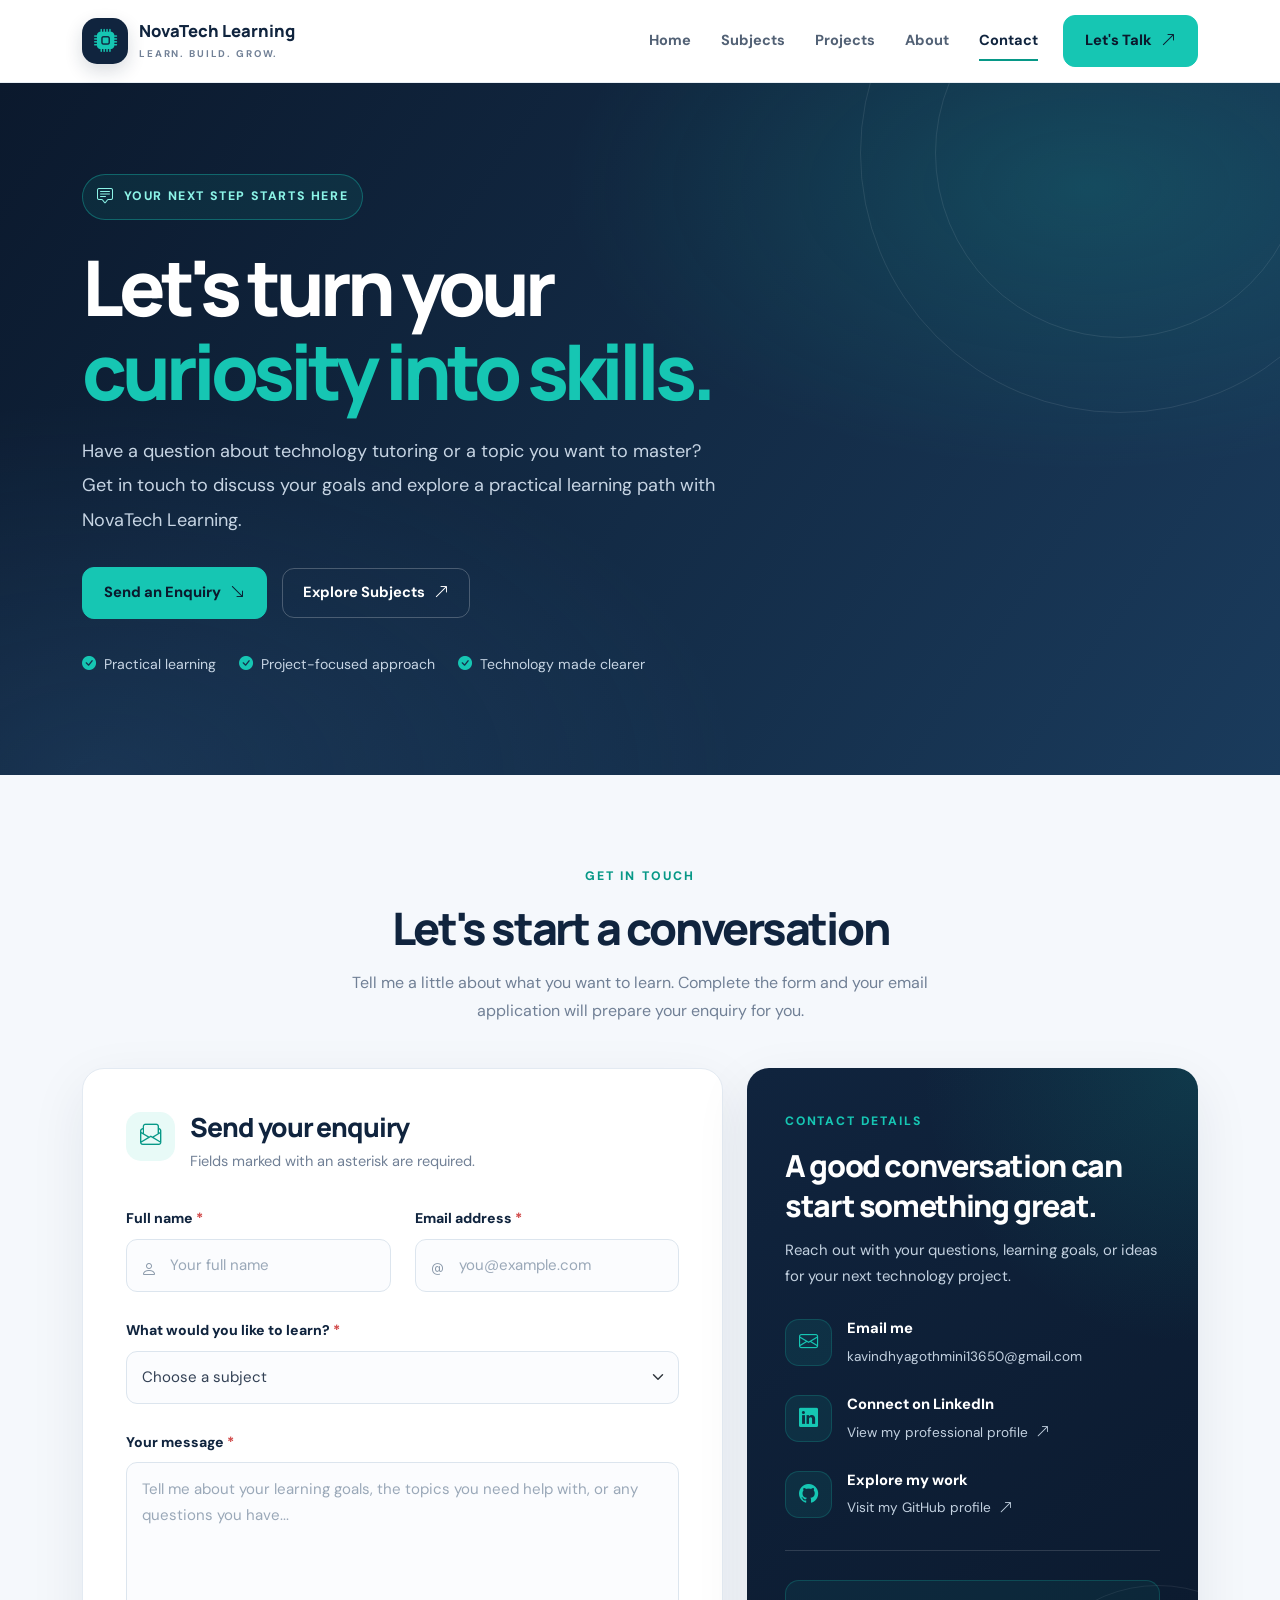
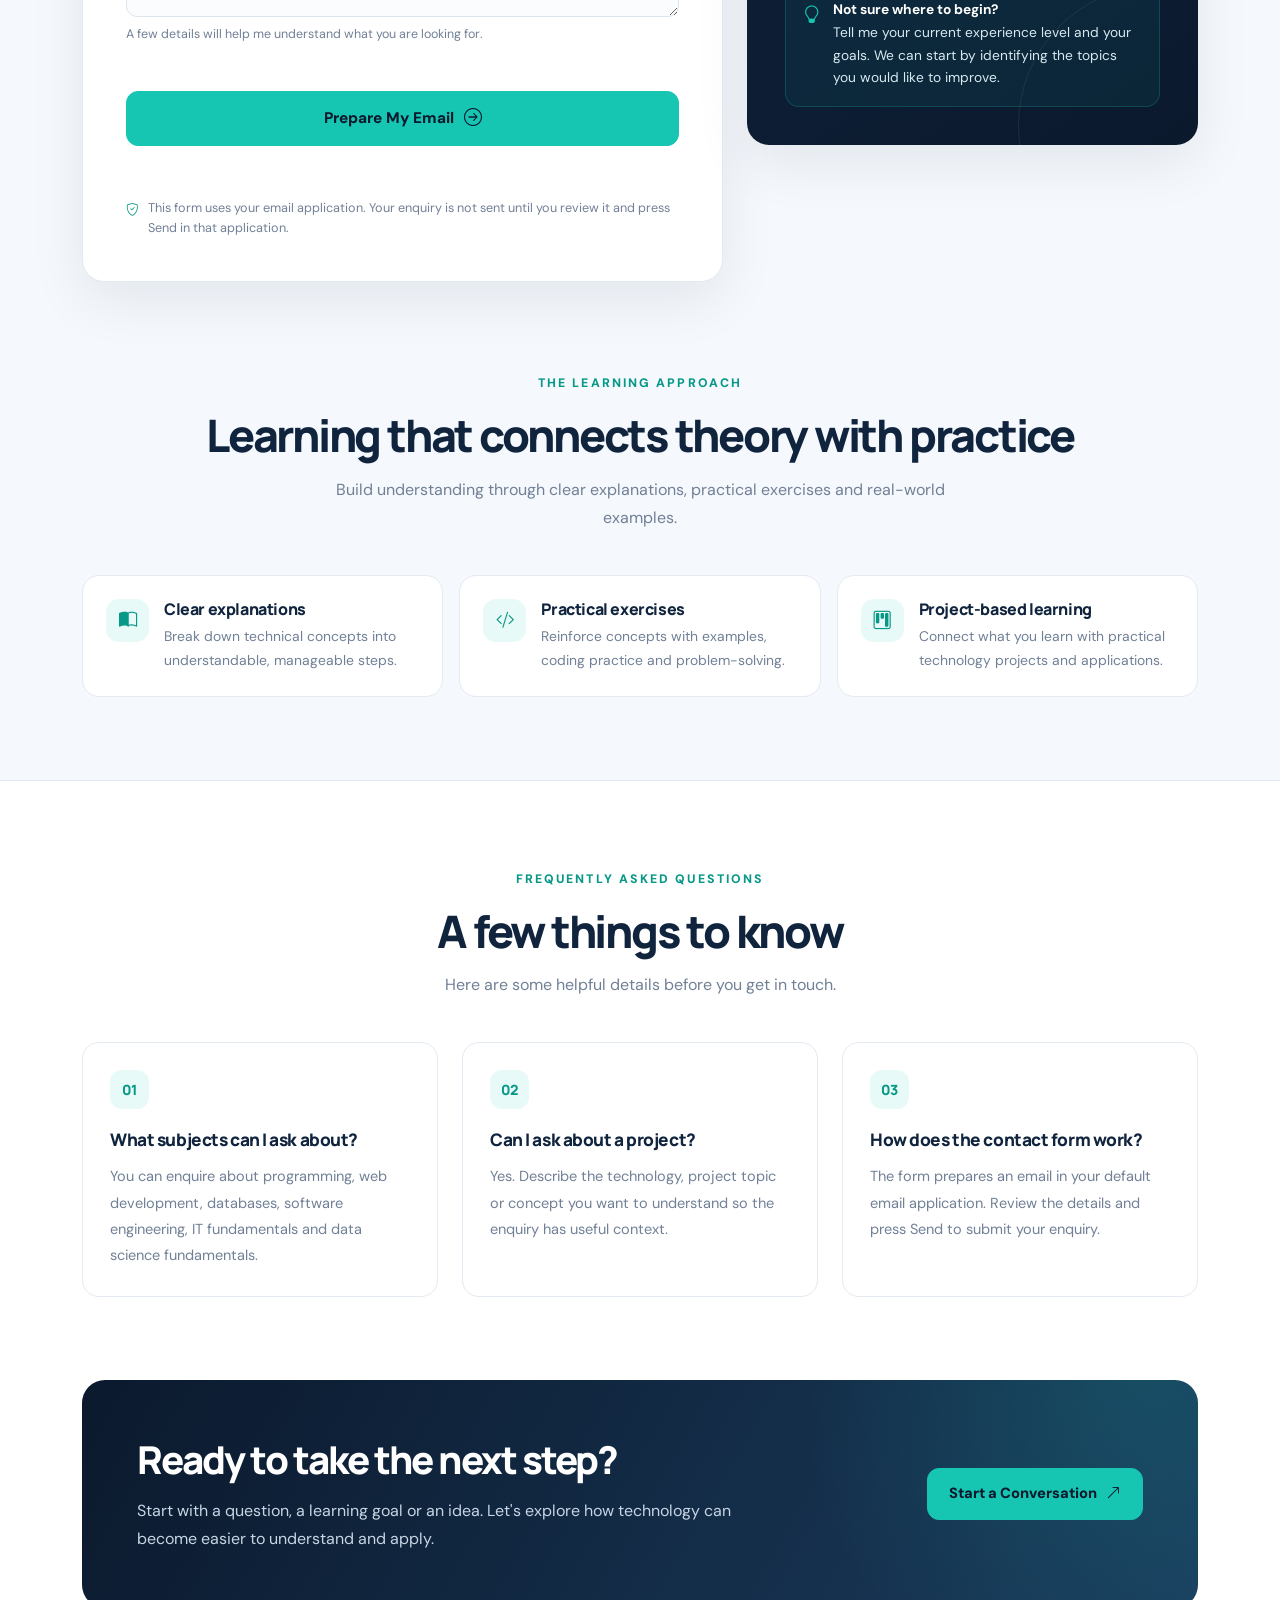
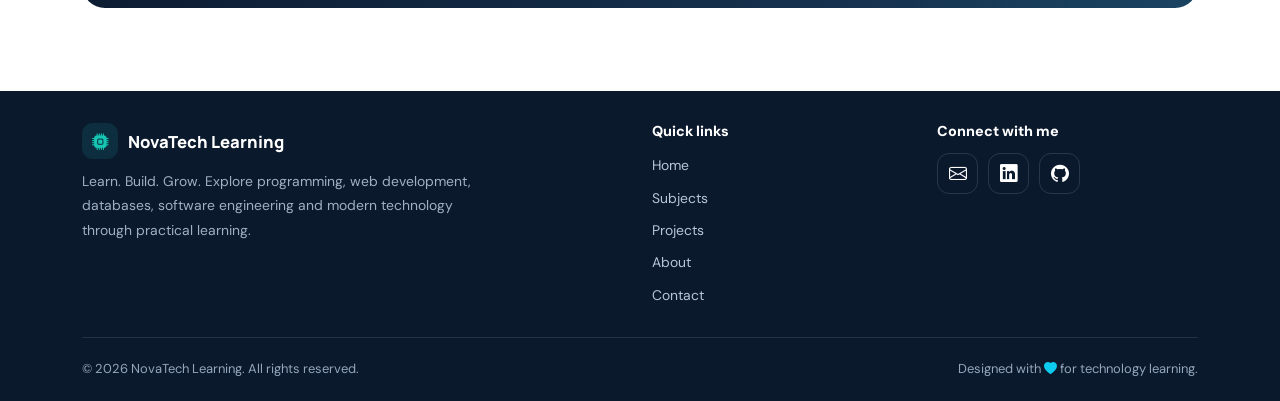
<file: pages/contact.html>
<!DOCTYPE html>
<html lang="en">

<head>
    <meta charset="UTF-8">
    <meta name="viewport" content="width=device-width, initial-scale=1.0">

    <title>Contact Us | NovaTech Learning</title>

    <meta name="description"
        content="Contact NovaTech Learning for programming, web development, databases, software engineering, IT and data science tutoring. Learn, build and grow with practical technology learning.">

    <meta name="author" content="Kavindhya Gothmini Thilakarathna">
    <meta name="theme-color" content="#10243e">

    <link rel="icon" href="assets/images" type="image/png">

    <link rel="preconnect" href="https://fonts.googleapis.com">
    <link rel="preconnect" href="https://fonts.gstatic.com" crossorigin>

    <link href="https://fonts.googleapis.com/css2?family=DM+Sans:wght@400;500;600;700&family=Manrope:wght@400;500;600;700;800&display=swap"
        rel="stylesheet">

    <link href="https://cdn.jsdelivr.net/npm/bootstrap@5.3.3/dist/css/bootstrap.min.css"
        rel="stylesheet">

    <link href="https://cdn.jsdelivr.net/npm/bootstrap-icons@1.11.3/font/bootstrap-icons.min.css"
        rel="stylesheet">

    <style>
        :root {
            --navy: #10243e;
            --navy-deep: #0b192d;
            --navy-light: #1a3b5c;
            --teal: #16c6b3;
            --teal-dark: #079887;
            --teal-soft: #e8faf7;
            --page-bg: #f5f8fc;
            --white: #ffffff;
            --text: #334155;
            --muted: #718096;
            --border: #e3eaf2;
            --shadow: 0 18px 55px rgba(16, 36, 62, 0.08);
            --shadow-hover: 0 24px 60px rgba(16, 36, 62, 0.13);
            --radius: 22px;
        }

        * {
            box-sizing: border-box;
        }

        html {
            scroll-behavior: smooth;
            scroll-padding-top: 95px;
        }

        body {
            margin: 0;
            overflow-x: hidden;
            background: var(--page-bg);
            color: var(--text);
            font-family: "DM Sans", sans-serif;
            line-height: 1.75;
            -webkit-font-smoothing: antialiased;
        }

        body,
        button,
        input,
        select,
        textarea {
            font-family: "DM Sans", sans-serif;
        }

        h1,
        h2,
        h3,
        h4,
        h5 {
            color: var(--navy);
            font-family: "Manrope", sans-serif;
            font-weight: 800;
            letter-spacing: -0.035em;
        }

        a {
            color: inherit;
            text-decoration: none;
        }

        button,
        a,
        input,
        select,
        textarea {
            -webkit-tap-highlight-color: transparent;
        }

        a:focus-visible,
        button:focus-visible,
        input:focus-visible,
        select:focus-visible,
        textarea:focus-visible {
            outline: 3px solid rgba(22, 198, 179, 0.6);
            outline-offset: 3px;
        }

        ::selection {
            background: var(--teal);
            color: var(--navy-deep);
        }

        /* NAVIGATION */

        .site-navbar {
            position: sticky;
            top: 0;
            z-index: 1000;
            padding: 13px 0;
            background: rgba(255, 255, 255, 0.94);
            border-bottom: 1px solid rgba(227, 234, 242, 0.8);
            backdrop-filter: blur(18px);
            -webkit-backdrop-filter: blur(18px);
        }

        .navbar-brand {
            display: inline-flex;
            align-items: center;
            gap: 11px;
            margin-right: 20px;
            color: var(--navy);
            white-space: normal;
        }

        .navbar-brand:hover {
            color: var(--navy);
        }

        .brand-mark {
            display: grid;
            flex-shrink: 0;
            width: 46px;
            height: 46px;
            place-items: center;
            border-radius: 15px;
            background: var(--navy);
            color: var(--teal);
            font-size: 1.45rem;
            box-shadow: 0 7px 18px rgba(16, 36, 62, 0.16);
        }

        .brand-name {
            display: block;
            color: var(--navy);
            font-family: "Manrope", sans-serif;
            font-size: 1.04rem;
            font-weight: 800;
            line-height: 1.3;
        }

        .brand-tagline {
            display: block;
            margin-top: 4px;
            color: var(--muted);
            font-size: 0.61rem;
            font-weight: 700;
            letter-spacing: 0.19em;
        }

        .navbar-nav {
            gap: 4px;
        }

        .navbar-nav .nav-link {
            position: relative;
            padding: 10px 13px !important;
            color: #526175;
            font-size: 0.91rem;
            font-weight: 700;
            transition: color 0.2s ease;
        }

        .navbar-nav .nav-link::after {
            position: absolute;
            right: 13px;
            bottom: 3px;
            left: 13px;
            height: 2px;
            background: var(--teal-dark);
            content: "";
            transform: scaleX(0);
            transform-origin: left;
            transition: transform 0.2s ease;
        }

        .navbar-nav .nav-link:hover,
        .navbar-nav .nav-link.active {
            color: var(--navy);
        }

        .navbar-nav .nav-link:hover::after,
        .navbar-nav .nav-link.active::after {
            transform: scaleX(1);
        }

        .navbar-toggler {
            padding: 8px 10px;
            border: 1px solid var(--border);
            border-radius: 11px;
            box-shadow: none !important;
        }

        .navbar-toggler:focus {
            border-color: var(--teal);
        }

        .btn-brand {
            display: inline-flex;
            align-items: center;
            justify-content: center;
            gap: 9px;
            min-height: 48px;
            padding: 12px 21px;
            border: 1px solid var(--teal);
            border-radius: 12px;
            background: var(--teal);
            color: var(--navy-deep);
            font-size: 0.92rem;
            font-weight: 800;
            transition: transform 0.25s ease,
                        background 0.25s ease,
                        box-shadow 0.25s ease;
        }

        .btn-brand:hover {
            transform: translateY(-2px);
            background: #32d6c3;
            border-color: #32d6c3;
            color: var(--navy-deep);
            box-shadow: 0 10px 25px rgba(22, 198, 179, 0.2);
        }

        .btn-brand:active {
            transform: translateY(0);
        }

        /* HERO */

        .contact-hero {
            position: relative;
            isolation: isolate;
            overflow: hidden;
            padding: 91px 0 100px;
            background:
                radial-gradient(ellipse at 85% 15%,
                    rgba(22, 198, 179, 0.18), transparent 34%),
                radial-gradient(ellipse at 8% 100%,
                    rgba(58, 112, 165, 0.22), transparent 38%),
                linear-gradient(125deg, var(--navy-deep), var(--navy-light));
            color: white;
        }

        .contact-hero::before,
        .contact-hero::after {
            position: absolute;
            z-index: -1;
            border: 1px solid rgba(255, 255, 255, 0.09);
            border-radius: 50%;
            content: "";
            pointer-events: none;
        }

        .contact-hero::before {
            top: -190px;
            right: -100px;
            width: 520px;
            height: 520px;
        }

        .contact-hero::after {
            top: -115px;
            right: -25px;
            width: 370px;
            height: 370px;
        }

        .hero-content {
            max-width: 800px;
            animation: fade-up 0.7s ease both;
        }

        .hero-eyebrow {
            display: inline-flex;
            align-items: center;
            gap: 9px;
            padding: 8px 14px;
            border: 1px solid rgba(22, 198, 179, 0.38);
            border-radius: 50px;
            background: rgba(22, 198, 179, 0.09);
            color: #8cf4e7;
            font-size: 0.77rem;
            font-weight: 800;
            letter-spacing: 0.13em;
            text-transform: uppercase;
        }

        .hero-eyebrow i {
            font-size: 1rem;
        }

        .contact-hero h1 {
            max-width: 760px;
            margin: 25px 0 20px;
            color: white;
            font-size: clamp(2.65rem, 6vw, 5rem);
            line-height: 1.1;
            letter-spacing: -0.065em;
        }

        .contact-hero h1 span {
            color: var(--teal);
        }

        .hero-description {
            max-width: 650px;
            margin-bottom: 30px;
            color: #c7d5e4;
            font-size: clamp(1rem, 1.6vw, 1.13rem);
            line-height: 1.9;
        }

        .hero-actions {
            display: flex;
            flex-wrap: wrap;
            align-items: center;
            gap: 15px;
        }

        .btn-outline-light-custom {
            display: inline-flex;
            min-height: 48px;
            align-items: center;
            justify-content: center;
            gap: 9px;
            padding: 11px 20px;
            border: 1px solid rgba(255, 255, 255, 0.23);
            border-radius: 12px;
            color: white;
            font-size: 0.92rem;
            font-weight: 700;
            transition: background 0.25s ease,
                        border-color 0.25s ease;
        }

        .btn-outline-light-custom:hover {
            border-color: rgba(255, 255, 255, 0.5);
            background: rgba(255, 255, 255, 0.08);
            color: white;
        }

        .hero-trust {
            display: flex;
            flex-wrap: wrap;
            gap: 23px;
            margin-top: 33px;
            color: #c7d5e4;
            font-size: 0.88rem;
        }

        .hero-trust span {
            display: inline-flex;
            align-items: center;
            gap: 8px;
        }

        .hero-trust i {
            color: var(--teal);
        }

        /* SHARED SECTION STYLES */

        .section-space {
            padding: 86px 0;
        }

        .section-kicker {
            display: inline-block;
            color: var(--teal-dark);
            font-size: 0.77rem;
            font-weight: 800;
            letter-spacing: 0.17em;
            text-transform: uppercase;
        }

        .section-heading {
            margin: 12px 0 14px;
            font-size: clamp(1.9rem, 4vw, 2.8rem);
            line-height: 1.2;
            letter-spacing: -0.05em;
        }

        .section-description {
            max-width: 620px;
            margin-bottom: 0;
            color: var(--muted);
            font-size: 1rem;
        }

        .section-intro {
            margin-bottom: 43px;
        }

        /* CONTACT LAYOUT */

        .contact-section {
            position: relative;
            margin-top: -1px;
            background: var(--page-bg);
        }

        .contact-grid {
            align-items: stretch;
        }

        .contact-card,
        .contact-sidebar {
            height: 100%;
            border-radius: var(--radius);
            box-shadow: var(--shadow);
        }

        .contact-card {
            padding: clamp(24px, 4vw, 43px);
            border: 1px solid var(--border);
            background: var(--white);
        }

        .card-heading-row {
            display: flex;
            align-items: flex-start;
            gap: 15px;
            margin-bottom: 30px;
        }

        .heading-icon {
            display: grid;
            flex-shrink: 0;
            width: 49px;
            height: 49px;
            place-items: center;
            border-radius: 15px;
            background: var(--teal-soft);
            color: var(--teal-dark);
            font-size: 1.35rem;
        }

        .card-heading-row h2 {
            margin: 0 0 5px;
            font-size: clamp(1.35rem, 3vw, 1.65rem);
            letter-spacing: -0.04em;
        }

        .card-heading-row p {
            margin: 0;
            color: var(--muted);
            font-size: 0.91rem;
        }

        /* FORM */

        .form-label {
            margin-bottom: 8px;
            color: var(--navy);
            font-size: 0.88rem;
            font-weight: 800;
        }

        .required-mark {
            color: #d04444;
        }

        .field-wrap {
            position: relative;
        }

        .field-wrap > .field-icon {
            position: absolute;
            top: 17px;
            left: 15px;
            color: #8998a9;
            font-size: 1rem;
            pointer-events: none;
        }

        .form-control,
        .form-select {
            width: 100%;
            min-height: 53px;
            padding: 13px 15px;
            border: 1px solid #dce5ee;
            border-radius: 11px;
            background-color: #fbfcfe;
            color: var(--text);
            font-size: 0.94rem;
            transition: border-color 0.2s ease,
                        box-shadow 0.2s ease,
                        background 0.2s ease;
        }

        .field-wrap .form-control {
            padding-left: 43px;
        }

        .form-control::placeholder {
            color: #9aa8b8;
        }

        .form-control:hover,
        .form-select:hover {
            border-color: #bdccd9;
        }

        .form-control:focus,
        .form-select:focus {
            border-color: var(--teal-dark);
            background-color: white;
            color: var(--text);
            box-shadow: 0 0 0 4px rgba(22, 198, 179, 0.12);
        }

        textarea.form-control {
            min-height: 155px;
            padding: 14px 15px;
            resize: vertical;
            line-height: 1.7;
        }

        .form-help {
            margin-top: 7px;
            color: var(--muted);
            font-size: 0.78rem;
        }

        .submit-button {
            display: flex;
            width: 100%;
            min-height: 55px;
            align-items: center;
            justify-content: center;
            gap: 10px;
            margin-top: 5px;
            border: 1px solid var(--teal);
            border-radius: 12px;
            background: var(--teal);
            color: var(--navy-deep);
            font-size: 0.96rem;
            font-weight: 800;
            transition: transform 0.25s ease,
                        background 0.25s ease,
                        box-shadow 0.25s ease;
        }

        .submit-button:hover {
            transform: translateY(-2px);
            border-color: #32d6c3;
            background: #32d6c3;
            box-shadow: 0 12px 25px rgba(22, 198, 179, 0.2);
        }

        .submit-button i {
            font-size: 1.1rem;
        }

        .form-status {
            min-height: 24px;
            margin-top: 14px;
            font-size: 0.88rem;
            overflow-wrap: anywhere;
        }

        .form-privacy {
            display: flex;
            align-items: flex-start;
            gap: 9px;
            margin-top: 14px;
            color: var(--muted);
            font-size: 0.79rem;
            line-height: 1.6;
        }

        .form-privacy i {
            flex-shrink: 0;
            margin-top: 2px;
            color: var(--teal-dark);
        }

        /* CONTACT SIDEBAR */

        .contact-sidebar {
            position: relative;
            isolation: isolate;
            overflow: hidden;
            padding: clamp(25px, 3.5vw, 38px);
            background:
                radial-gradient(circle at 100% 0%,
                    rgba(22, 198, 179, 0.15), transparent 34%),
                linear-gradient(145deg, var(--navy), var(--navy-deep));
            color: white;
        }

        .contact-sidebar::after {
            position: absolute;
            z-index: -1;
            right: -100px;
            bottom: -120px;
            width: 280px;
            height: 280px;
            border: 1px solid rgba(255, 255, 255, 0.08);
            border-radius: 50%;
            content: "";
            pointer-events: none;
        }

        .sidebar-label {
            color: var(--teal);
            font-size: 0.76rem;
            font-weight: 800;
            letter-spacing: 0.15em;
            text-transform: uppercase;
        }

        .contact-sidebar h2 {
            margin: 12px 0;
            color: white;
            font-size: clamp(1.55rem, 3vw, 1.9rem);
            line-height: 1.3;
            letter-spacing: -0.045em;
        }

        .sidebar-description {
            margin-bottom: 30px;
            color: #c3d1e0;
            font-size: 0.93rem;
        }

        .contact-method {
            display: flex;
            align-items: flex-start;
            gap: 15px;
            margin-bottom: 25px;
        }

        .method-icon {
            display: grid;
            flex-shrink: 0;
            width: 47px;
            height: 47px;
            place-items: center;
            border: 1px solid rgba(22, 198, 179, 0.2);
            border-radius: 14px;
            background: rgba(22, 198, 179, 0.1);
            color: var(--teal);
            font-size: 1.2rem;
        }

        .method-content {
            min-width: 0;
            padding-top: 1px;
        }

        .method-content h3 {
            margin: 0 0 4px;
            color: white;
            font-family: "DM Sans", sans-serif;
            font-size: 0.92rem;
            font-weight: 800;
            letter-spacing: 0;
        }

        .method-content p,
        .method-content a {
            display: inline-block;
            max-width: 100%;
            margin: 0;
            color: #c3d1e0;
            font-size: 0.85rem;
            overflow-wrap: anywhere;
        }

        .method-content a {
            transition: color 0.2s ease;
        }

        .method-content a:hover {
            color: var(--teal);
        }

        .sidebar-divider {
            margin: 29px 0;
            border-color: rgba(255, 255, 255, 0.14);
            opacity: 1;
        }

        .sidebar-note {
            display: flex;
            gap: 12px;
            padding: 17px;
            border: 1px solid rgba(22, 198, 179, 0.22);
            border-radius: 14px;
            background: rgba(22, 198, 179, 0.07);
            color: #d7e9f1;
            font-size: 0.86rem;
            line-height: 1.65;
        }

        .sidebar-note i {
            flex-shrink: 0;
            margin-top: 3px;
            color: var(--teal);
            font-size: 1.1rem;
        }

        .sidebar-note strong {
            color: white;
        }

        /* QUICK BENEFITS */

        .benefits-section {
            padding: 0 0 83px;
            background: var(--page-bg);
        }

        .benefit-card {
            display: flex;
            align-items: flex-start;
            gap: 15px;
            height: 100%;
            padding: 23px;
            border: 1px solid var(--border);
            border-radius: 17px;
            background: white;
            transition: transform 0.25s ease,
                        box-shadow 0.25s ease,
                        border-color 0.25s ease;
        }

        .benefit-card:hover {
            transform: translateY(-4px);
            border-color: rgba(22, 198, 179, 0.55);
            box-shadow: var(--shadow);
        }

        .benefit-icon {
            display: grid;
            flex-shrink: 0;
            width: 43px;
            height: 43px;
            place-items: center;
            border-radius: 13px;
            background: var(--teal-soft);
            color: var(--teal-dark);
            font-size: 1.15rem;
        }

        .benefit-card h3 {
            margin: 1px 0 6px;
            font-size: 1rem;
            letter-spacing: -0.025em;
        }

        .benefit-card p {
            margin: 0;
            color: var(--muted);
            font-size: 0.87rem;
            line-height: 1.7;
        }

        /* FAQ */

        .faq-section {
            padding: 83px 0;
            border-top: 1px solid var(--border);
            background: white;
        }

        .faq-card {
            height: 100%;
            padding: 27px;
            border: 1px solid var(--border);
            border-radius: 17px;
            background: white;
            transition: transform 0.25s ease,
                        border-color 0.25s ease,
                        box-shadow 0.25s ease;
        }

        .faq-card:hover {
            transform: translateY(-4px);
            border-color: rgba(22, 198, 179, 0.55);
            box-shadow: var(--shadow);
        }

        .faq-number {
            display: inline-grid;
            width: 39px;
            height: 39px;
            margin-bottom: 18px;
            place-items: center;
            border-radius: 12px;
            background: var(--teal-soft);
            color: var(--teal-dark);
            font-family: "Manrope", sans-serif;
            font-size: 0.88rem;
            font-weight: 800;
        }

        .faq-card h3 {
            margin-bottom: 11px;
            font-size: 1.08rem;
            line-height: 1.5;
            letter-spacing: -0.025em;
        }

        .faq-card p {
            margin: 0;
            color: var(--muted);
            font-size: 0.91rem;
            line-height: 1.8;
        }

        /* FINAL CTA */

        .final-cta {
            padding: 0 0 83px;
            background: white;
        }

        .cta-panel {
            position: relative;
            isolation: isolate;
            overflow: hidden;
            padding: clamp(30px, 5vw, 55px);
            border-radius: 23px;
            background:
                radial-gradient(circle at 95% 0%,
                    rgba(22, 198, 179, 0.16), transparent 32%),
                linear-gradient(120deg, var(--navy-deep), var(--navy-light));
            color: white;
        }

        .cta-panel h2 {
            margin-bottom: 12px;
            color: white;
            font-size: clamp(1.65rem, 4vw, 2.4rem);
            line-height: 1.3;
            letter-spacing: -0.05em;
        }

        .cta-panel p {
            max-width: 620px;
            margin-bottom: 0;
            color: #c7d5e4;
        }

        .cta-panel .btn-brand {
            flex-shrink: 0;
        }

        /* FOOTER */

        .site-footer {
            padding: 32px 0 20px;
            background: var(--navy-deep);
            color: #bac9d9;
        }

        .footer-brand {
            display: inline-flex;
            align-items: center;
            gap: 10px;
            margin-bottom: 10px;
            color: white;
            font-family: "Manrope", sans-serif;
            font-size: 1.04rem;
            font-weight: 800;
        }

        .footer-brand:hover {
            color: white;
        }

        .footer-brand-icon {
            display: grid;
            width: 36px;
            height: 36px;
            place-items: center;
            border-radius: 11px;
            background: rgba(22, 198, 179, 0.12);
            color: var(--teal);
        }

        .footer-description {
            max-width: 410px;
            margin: 0;
            color: #9fb0c3;
            font-size: 0.87rem;
        }

        .footer-heading {
            margin-bottom: 13px;
            color: white;
            font-family: "DM Sans", sans-serif;
            font-size: 0.9rem;
            font-weight: 800;
            letter-spacing: 0;
        }

        .footer-links {
            display: flex;
            flex-direction: column;
            align-items: flex-start;
            gap: 8px;
        }

        .footer-links a {
            color: #b7c6d6;
            font-size: 0.87rem;
            transition: color 0.2s ease;
        }

        .footer-links a:hover {
            color: var(--teal);
        }

        .footer-socials {
            display: flex;
            gap: 10px;
        }

        .social-link {
            display: grid;
            width: 41px;
            height: 41px;
            place-items: center;
            border: 1px solid rgba(255, 255, 255, 0.13);
            border-radius: 12px;
            color: white;
            font-size: 1.1rem;
            transition: background 0.2s ease,
                        border-color 0.2s ease,
                        color 0.2s ease;
        }

        .social-link:hover {
            border-color: var(--teal);
            background: rgba(22, 198, 179, 0.1);
            color: var(--teal);
        }

        .footer-bottom {
            display: flex;
            flex-wrap: wrap;
            justify-content: space-between;
            gap: 10px;
            margin-top: 30px;
            padding-top: 20px;
            border-top: 1px solid rgba(255, 255, 255, 0.11);
            color: #93a6ba;
            font-size: 0.81rem;
        }

        .footer-bottom p {
            margin: 0;
        }

        .footer-bottom a {
            color: var(--teal);
        }

        /* ANIMATIONS */

        @keyframes fade-up {
            from {
                opacity: 0;
                transform: translateY(18px);
            }

            to {
                opacity: 1;
                transform: translateY(0);
            }
        }

        /* RESPONSIVE */

        @media (min-width: 992px) {
            .contact-grid {
                align-items: stretch;
            }

            .contact-sidebar {
                position: sticky;
                top: 115px;
                height: fit-content;
            }
        }

        @media (max-width: 991.98px) {
            .site-navbar {
                padding: 10px 0;
            }

            .navbar-collapse {
                padding: 15px 0 7px;
            }

            .navbar-nav {
                align-items: stretch !important;
                gap: 2px;
            }

            .navbar-nav .nav-link {
                padding: 10px 4px !important;
            }

            .navbar-nav .nav-link::after {
                right: auto;
                bottom: 4px;
                left: 4px;
                width: 35px;
            }

            .navbar-nav .btn-brand {
                margin-top: 10px;
            }

            .contact-hero {
                padding: 75px 0 82px;
            }

            .section-space {
                padding: 65px 0;
            }

            .benefits-section {
                padding-bottom: 65px;
            }

            .faq-section {
                padding: 65px 0;
            }

            .final-cta {
                padding-bottom: 65px;
            }

            .contact-sidebar {
                height: auto;
            }
        }

        @media (max-width: 767.98px) {
            .contact-hero {
                padding: 63px 0 68px;
            }

            .contact-hero h1 {
                font-size: clamp(2.55rem, 10vw, 4rem);
            }

            .hero-description {
                line-height: 1.8;
            }

            .hero-trust {
                gap: 12px 18px;
            }

            .section-space {
                padding: 52px 0;
            }

            .section-intro {
                margin-bottom: 30px;
            }

            .benefits-section {
                padding-bottom: 52px;
            }

            .faq-section {
                padding: 52px 0;
            }

            .final-cta {
                padding-bottom: 52px;
            }

            .cta-panel .btn-brand {
                margin-top: 23px;
            }
        }

        @media (max-width: 575.98px) {
            .brand-mark {
                width: 41px;
                height: 41px;
                border-radius: 12px;
            }

            .brand-name {
                font-size: 0.94rem;
            }

            .brand-tagline {
                font-size: 0.56rem;
                letter-spacing: 0.14em;
            }

            .contact-hero {
                padding: 53px 0 58px;
            }

            .contact-hero h1 {
                margin-top: 22px;
                font-size: clamp(2.35rem, 10vw, 3.25rem);
            }

            .hero-eyebrow {
                font-size: 0.69rem;
            }

            .hero-actions {
                align-items: stretch;
                flex-direction: column;
            }

            .hero-actions a {
                width: 100%;
            }

            .hero-trust {
                flex-direction: column;
                gap: 8px;
                margin-top: 25px;
            }

            .contact-card,
            .contact-sidebar {
                border-radius: 17px;
            }

            .contact-card {
                padding: 23px 19px;
            }

            .contact-sidebar {
                padding: 26px 21px;
            }

            .card-heading-row {
                gap: 12px;
                margin-bottom: 25px;
            }

            .heading-icon {
                width: 43px;
                height: 43px;
                border-radius: 12px;
            }

            .form-control,
            .form-select {
                min-height: 51px;
                font-size: 16px;
            }

            .field-wrap > .field-icon {
                top: 16px;
            }

            textarea.form-control {
                min-height: 135px;
            }

            .benefit-card,
            .faq-card {
                padding: 21px;
            }

            .cta-panel {
                padding: 28px 22px;
                border-radius: 18px;
            }

            .footer-bottom {
                flex-direction: column;
            }
        }

        @media (prefers-reduced-motion: reduce) {
            *,
            *::before,
            *::after {
                scroll-behavior: auto !important;
                animation-duration: 0.01ms !important;
                animation-iteration-count: 1 !important;
                transition-duration: 0.01ms !important;
            }
        }
    </style>
</head>

<body>

    <!-- ================= NAVIGATION ================= -->

    <nav class="navbar navbar-expand-lg site-navbar">
        <div class="container">

            <a class="navbar-brand" href="index.html" aria-label="NovaTech Learning Home">
                <span class="brand-mark">
                    <i class="bi bi-cpu-fill"></i>
                </span>

                <span>
                    <span class="brand-name">NovaTech Learning</span>
                    <span class="brand-tagline">LEARN. BUILD. GROW.</span>
                </span>
            </a>

            <button class="navbar-toggler" type="button"
                data-bs-toggle="collapse"
                data-bs-target="#mainNavbar"
                aria-controls="mainNavbar"
                aria-expanded="false"
                aria-label="Toggle navigation">

                <span class="navbar-toggler-icon"></span>
            </button>

            <div class="collapse navbar-collapse" id="mainNavbar">

                <ul class="navbar-nav ms-auto align-items-lg-center">

                    <li class="nav-item">
                        <a class="nav-link" href="index.html">Home</a>
                    </li>

                    <li class="nav-item">
                        <a class="nav-link" href="subjects.html">Subjects</a>
                    </li>

                    <li class="nav-item">
                        <a class="nav-link" href="projects.html">Projects</a>
                    </li>

                    <li class="nav-item">
                        <a class="nav-link" href="about.html">About</a>
                    </li>

                    <li class="nav-item">
                        <a class="nav-link active" href="contact.html"
                            aria-current="page">Contact</a>
                    </li>

                    <li class="nav-item ms-lg-2">
                        <a class="btn-brand" href="#contactForm">
                            Let's Talk
                            <i class="bi bi-arrow-up-right"></i>
                        </a>
                    </li>

                </ul>
            </div>
        </div>
    </nav>

    <!-- ================= HERO ================= -->

    <header class="contact-hero">
        <div class="container">
            <div class="hero-content">

                <span class="hero-eyebrow">
                    <i class="bi bi-chat-square-text"></i>
                    Your next step starts here
                </span>

                <h1>
                    Let's turn your<br>
                    <span>curiosity into skills.</span>
                </h1>

                <p class="hero-description">
                    Have a question about technology tutoring or a topic
                    you want to master? Get in touch to discuss your goals
                    and explore a practical learning path with NovaTech Learning.
                </p>

                <div class="hero-actions">
                    <a href="#contactForm" class="btn-brand">
                        Send an Enquiry
                        <i class="bi bi-arrow-down-right"></i>
                    </a>

                    <a href="subjects.html" class="btn-outline-light-custom">
                        Explore Subjects
                        <i class="bi bi-arrow-up-right"></i>
                    </a>
                </div>

                <div class="hero-trust">
                    <span>
                        <i class="bi bi-check-circle-fill"></i>
                        Practical learning
                    </span>

                    <span>
                        <i class="bi bi-check-circle-fill"></i>
                        Project-focused approach
                    </span>

                    <span>
                        <i class="bi bi-check-circle-fill"></i>
                        Technology made clearer
                    </span>
                </div>

            </div>
        </div>
    </header>

    <main>

        <!-- ================= CONTACT SECTION ================= -->

        <section class="contact-section section-space" id="contact">
            <div class="container">

                <div class="section-intro text-center">
                    <span class="section-kicker">Get in touch</span>

                    <h2 class="section-heading">
                        Let's start a conversation
                    </h2>

                    <p class="section-description mx-auto">
                        Tell me a little about what you want to learn.
                        Complete the form and your email application will
                        prepare your enquiry for you.
                    </p>
                </div>

                <div class="row g-4 contact-grid">

                    <!-- CONTACT FORM -->

                    <div class="col-lg-7">
                        <div class="contact-card">

                            <div class="card-heading-row">
                                <div class="heading-icon">
                                    <i class="bi bi-envelope-paper"></i>
                                </div>

                                <div>
                                    <h2>Send your enquiry</h2>
                                    <p>
                                        Fields marked with an asterisk are required.
                                    </p>
                                </div>
                            </div>

                            <form id="contactForm">

                                <div class="row g-4">

                                    <div class="col-md-6">
                                        <label for="name" class="form-label">
                                            Full name
                                            <span class="required-mark">*</span>
                                        </label>

                                        <div class="field-wrap">
                                            <i class="bi bi-person field-icon"></i>

                                            <input
                                                type="text"
                                                class="form-control"
                                                id="name"
                                                name="name"
                                                placeholder="Your full name"
                                                maxlength="100"
                                                autocomplete="name"
                                                required>
                                        </div>
                                    </div>

                                    <div class="col-md-6">
                                        <label for="email" class="form-label">
                                            Email address
                                            <span class="required-mark">*</span>
                                        </label>

                                        <div class="field-wrap">
                                            <i class="bi bi-at field-icon"></i>

                                            <input
                                                type="email"
                                                class="form-control"
                                                id="email"
                                                name="email"
                                                placeholder="you@example.com"
                                                maxlength="254"
                                                autocomplete="email"
                                                required>
                                        </div>
                                    </div>

                                    <div class="col-12">
                                        <label for="subject" class="form-label">
                                            What would you like to learn?
                                            <span class="required-mark">*</span>
                                        </label>

                                        
<select
    class="form-select"
    id="subject"
    name="subject"
    required>

    <option value="" selected disabled>
        Choose a subject
    </option>

    <option value="Programming">
        Programming
    </option>

    <option value="Web Development">
        Web Development
    </option>

    <option value="Database Management">
        Database Management
    </option>

    <option value="Software Engineering">
        Software Engineering
    </option>

    <option value="IT Fundamentals">
        IT Fundamentals
    </option>

    <option value="Data Science Fundamentals">
        Data Science Fundamentals
    </option>

    <option value="Exam Guidance">
        Exam Guidance
    </option>

    <option value="Assignment Guidance">
        Assignment Guidance
    </option>

    <option value="Desktop Application Development">
        Desktop Application Development
    </option>

    <option value="General Enquiry">
        General Enquiry
    </option>

</select>

                                    </div>

                                    <div class="col-12">
                                        <label for="message" class="form-label">
                                            Your message
                                            <span class="required-mark">*</span>
                                        </label>

                                        <textarea
                                            class="form-control"
                                            id="message"
                                            name="message"
                                            placeholder="Tell me about your learning goals, the topics you need help with, or any questions you have..."
                                            maxlength="5000"
                                            required></textarea>

                                        <p class="form-help">
                                            A few details will help me understand
                                            what you are looking for.
                                        </p>
                                    </div>

                                    <div class="col-12">

                                        <button type="submit" class="submit-button">
                                            Prepare My Email
                                            <i class="bi bi-arrow-right-circle"></i>
                                        </button>

                                        <div
                                            id="formStatus"
                                            class="form-status"
                                            role="status"
                                            aria-live="polite">
                                        </div>

                                        <div class="form-privacy">
                                            <i class="bi bi-shield-check"></i>

                                            <span>
                                                This form uses your email application.
                                                Your enquiry is not sent until you
                                                review it and press Send in that application.
                                            </span>
                                        </div>

                                    </div>

                                </div>
                            </form>

                        </div>
                    </div>

                    <!-- CONTACT INFORMATION -->

                    <div class="col-lg-5">
                        <aside class="contact-sidebar">

                            <span class="sidebar-label">
                                Contact details
                            </span>

                            <h2>
                                A good conversation can start something great.
                            </h2>

                            <p class="sidebar-description">
                                Reach out with your questions, learning goals,
                                or ideas for your next technology project.
                            </p>

                            <div class="contact-method">
                                <div class="method-icon">
                                    <i class="bi bi-envelope"></i>
                                </div>

                                <div class="method-content">
                                    <h3>Email me</h3>

                                    <a href="mailto:kavindhyagothmini13650@gmail.com">
                                        kavindhyagothmini13650@gmail.com
                                    </a>
                                </div>
                            </div>

                            <div class="contact-method">
                                <div class="method-icon">
                                    <i class="bi bi-linkedin"></i>
                                </div>

                                <div class="method-content">
                                    <h3>Connect on LinkedIn</h3>

                                    <a
                                        href="https://www.linkedin.com/in/kavindhya-gothmini-thilakarathna"
                                        target="_blank"
                                        rel="noopener noreferrer">

                                        View my professional profile
                                        <i class="bi bi-arrow-up-right ms-1"></i>
                                    </a>
                                </div>
                            </div>

                            <div class="contact-method">
                                <div class="method-icon">
                                    <i class="bi bi-github"></i>
                                </div>

                                <div class="method-content">
                                    <h3>Explore my work</h3>

                                    <a
                                        href="https://github.com/kavindhya-gothmini"
                                        target="_blank"
                                        rel="noopener noreferrer">

                                        Visit my GitHub profile
                                        <i class="bi bi-arrow-up-right ms-1"></i>
                                    </a>
                                </div>
                            </div>

                            <hr class="sidebar-divider">

                            <div class="sidebar-note">
                                <i class="bi bi-lightbulb"></i>

                                <div>
                                    <strong>Not sure where to begin?</strong>

                                    <br>

                                    Tell me your current experience level
                                    and your goals. We can start by identifying
                                    the topics you would like to improve.
                                </div>
                            </div>

                        </aside>
                    </div>

                </div>
            </div>
        </section>

        <!-- ================= LEARNING BENEFITS ================= -->

        <section class="benefits-section">
            <div class="container">

                <div class="section-intro text-center">
                    <span class="section-kicker">The learning approach</span>

                    <h2 class="section-heading">
                        Learning that connects theory with practice
                    </h2>

                    <p class="section-description mx-auto">
                        Build understanding through clear explanations,
                        practical exercises and real-world examples.
                    </p>
                </div>

                <div class="row g-3">

                    <div class="col-md-4">
                        <article class="benefit-card">
                            <div class="benefit-icon">
                                <i class="bi bi-book-half"></i>
                            </div>

                            <div>
                                <h3>Clear explanations</h3>
                                <p>
                                    Break down technical concepts into
                                    understandable, manageable steps.
                                </p>
                            </div>
                        </article>
                    </div>

                    <div class="col-md-4">
                        <article class="benefit-card">
                            <div class="benefit-icon">
                                <i class="bi bi-code-slash"></i>
                            </div>

                            <div>
                                <h3>Practical exercises</h3>
                                <p>
                                    Reinforce concepts with examples,
                                    coding practice and problem-solving.
                                </p>
                            </div>
                        </article>
                    </div>

                    <div class="col-md-4">
                        <article class="benefit-card">
                            <div class="benefit-icon">
                                <i class="bi bi-kanban"></i>
                            </div>

                            <div>
                                <h3>Project-based learning</h3>
                                <p>
                                    Connect what you learn with practical
                                    technology projects and applications.
                                </p>
                            </div>
                        </article>
                    </div>

                </div>
            </div>
        </section>

        <!-- ================= FAQ ================= -->

        <section class="faq-section">
            <div class="container">

                <div class="section-intro text-center">
                    <span class="section-kicker">Frequently asked questions</span>

                    <h2 class="section-heading">
                        A few things to know
                    </h2>

                    <p class="section-description mx-auto">
                        Here are some helpful details before you get in touch.
                    </p>
                </div>

                <div class="row g-4">

                    <div class="col-md-6 col-lg-4">
                        <article class="faq-card">
                            <span class="faq-number">01</span>

                            <h3>What subjects can I ask about?</h3>

                            <p>
                                You can enquire about programming, web
                                development, databases, software engineering,
                                IT fundamentals and data science fundamentals.
                            </p>
                        </article>
                    </div>

                    <div class="col-md-6 col-lg-4">
                        <article class="faq-card">
                            <span class="faq-number">02</span>

                            <h3>Can I ask about a project?</h3>

                            <p>
                                Yes. Describe the technology, project topic
                                or concept you want to understand so the
                                enquiry has useful context.
                            </p>
                        </article>
                    </div>

                    <div class="col-md-6 col-lg-4">
                        <article class="faq-card">
                            <span class="faq-number">03</span>

                            <h3>How does the contact form work?</h3>

                            <p>
                                The form prepares an email in your default
                                email application. Review the details and
                                press Send to submit your enquiry.
                            </p>
                        </article>
                    </div>

                </div>
            </div>
        </section>

        <!-- ================= FINAL CALL TO ACTION ================= -->

        <section class="final-cta">
            <div class="container">

                <div class="cta-panel">
                    <div class="row align-items-center g-4">

                        <div class="col-lg-8">
                            <h2>Ready to take the next step?</h2>

                            <p>
                                Start with a question, a learning goal or
                                an idea. Let's explore how technology can
                                become easier to understand and apply.
                            </p>
                        </div>

                        <div class="col-lg-4 text-lg-end">
                            <a href="#contactForm" class="btn-brand">
                                Start a Conversation
                                <i class="bi bi-arrow-up-right"></i>
                            </a>
                        </div>

                    </div>
                </div>

            </div>
        </section>

    </main>

    <!-- ================= FOOTER ================= -->

    <footer class="site-footer">
        <div class="container">

            <div class="row g-4">

                <div class="col-lg-6">
                    <a href="index.html" class="footer-brand">
                        <span class="footer-brand-icon">
                            <i class="bi bi-cpu-fill"></i>
                        </span>

                        NovaTech Learning
                    </a>

                    <p class="footer-description">
                        Learn. Build. Grow. Explore programming, web
                        development, databases, software engineering
                        and modern technology through practical learning.
                    </p>
                </div>

                <div class="col-6 col-lg-3">
                    <h3 class="footer-heading">Quick links</h3>

                    <div class="footer-links">
                        <a href="index.html">Home</a>
                        <a href="subjects.html">Subjects</a>
                        <a href="projects.html">Projects</a>
                        <a href="about.html">About</a>
                        <a href="contact.html">Contact</a>
                    </div>
                </div>

                <div class="col-6 col-lg-3">
                    <h3 class="footer-heading">Connect with me</h3>

                    <div class="footer-socials">
                        <a
                            href="mailto:kavindhyagothmini13650@gmail.com"
                            class="social-link"
                            aria-label="Email">

                            <i class="bi bi-envelope"></i>
                        </a>

                        <a
                            href="https://www.linkedin.com/in/kavindhya-gothmini-thilakarathna"
                            class="social-link"
                            target="_blank"
                            rel="noopener noreferrer"
                            aria-label="LinkedIn">

                            <i class="bi bi-linkedin"></i>
                        </a>

                        <a
                            href="https://github.com/kavindhya-gothmini"
                            class="social-link"
                            target="_blank"
                            rel="noopener noreferrer"
                            aria-label="GitHub">

                            <i class="bi bi-github"></i>
                        </a>
                    </div>
                </div>

            </div>

            <div class="footer-bottom">
                <p>
                    &copy; <span id="currentYear"></span> NovaTech Learning.
                    All rights reserved.
                </p>

                <p>
                    Designed with <i class="bi bi-heart-fill text-info"></i>
                    for technology learning.
                </p>
            </div>

        </div>
    </footer>

    <!-- BOOTSTRAP -->

    <script src="https://cdn.jsdelivr.net/npm/bootstrap@5.3.3/dist/js/bootstrap.bundle.min.js"></script>

    <!-- CONTACT FORM: MAILTO, NO BACKEND -->

    <script>
        document.addEventListener("DOMContentLoaded", function () {

            const contactForm = document.getElementById("contactForm");
            const formStatus = document.getElementById("formStatus");

            document.getElementById("currentYear").textContent =
                new Date().getFullYear();

            contactForm.addEventListener("submit", function (event) {

                event.preventDefault();

                if (!contactForm.checkValidity()) {
                    contactForm.reportValidity();
                    return;
                }

                const recipient = "kavindhyagothmini13650@gmail.com";

                const name = document.getElementById("name").value.trim();
                const email = document.getElementById("email").value.trim();
                const subject = document.getElementById("subject").value;
                const message = document.getElementById("message").value.trim();

                if (!name || !email || !subject || !message) {
                    formStatus.textContent =
                        "Please complete all required fields.";

                    formStatus.style.color = "#c0392b";
                    return;
                }

                const emailSubject =
                    "NovaTech Learning Enquiry - " + subject;

                const emailBody = [
                    "Hello NovaTech Learning,",
                    "",
                    "I would like to make an enquiry.",
                    "",
                    "Name: " + name,
                    "Email: " + email,
                    "Topic: " + subject,
                    "",
                    "Message:",
                    message,
                    "",
                    "Regards,",
                    name
                ].join("\n");

                const mailtoLink =
                    "mailto:" + recipient +
                    "?subject=" + encodeURIComponent(emailSubject) +
                    "&body=" + encodeURIComponent(emailBody);

                formStatus.style.color = "#079887";
                formStatus.textContent =
                    "Opening your email application. Review the message and press Send to submit your enquiry.";

                window.location.href = mailtoLink;
            });

        });
    </script>

</body>
</html>
</file>
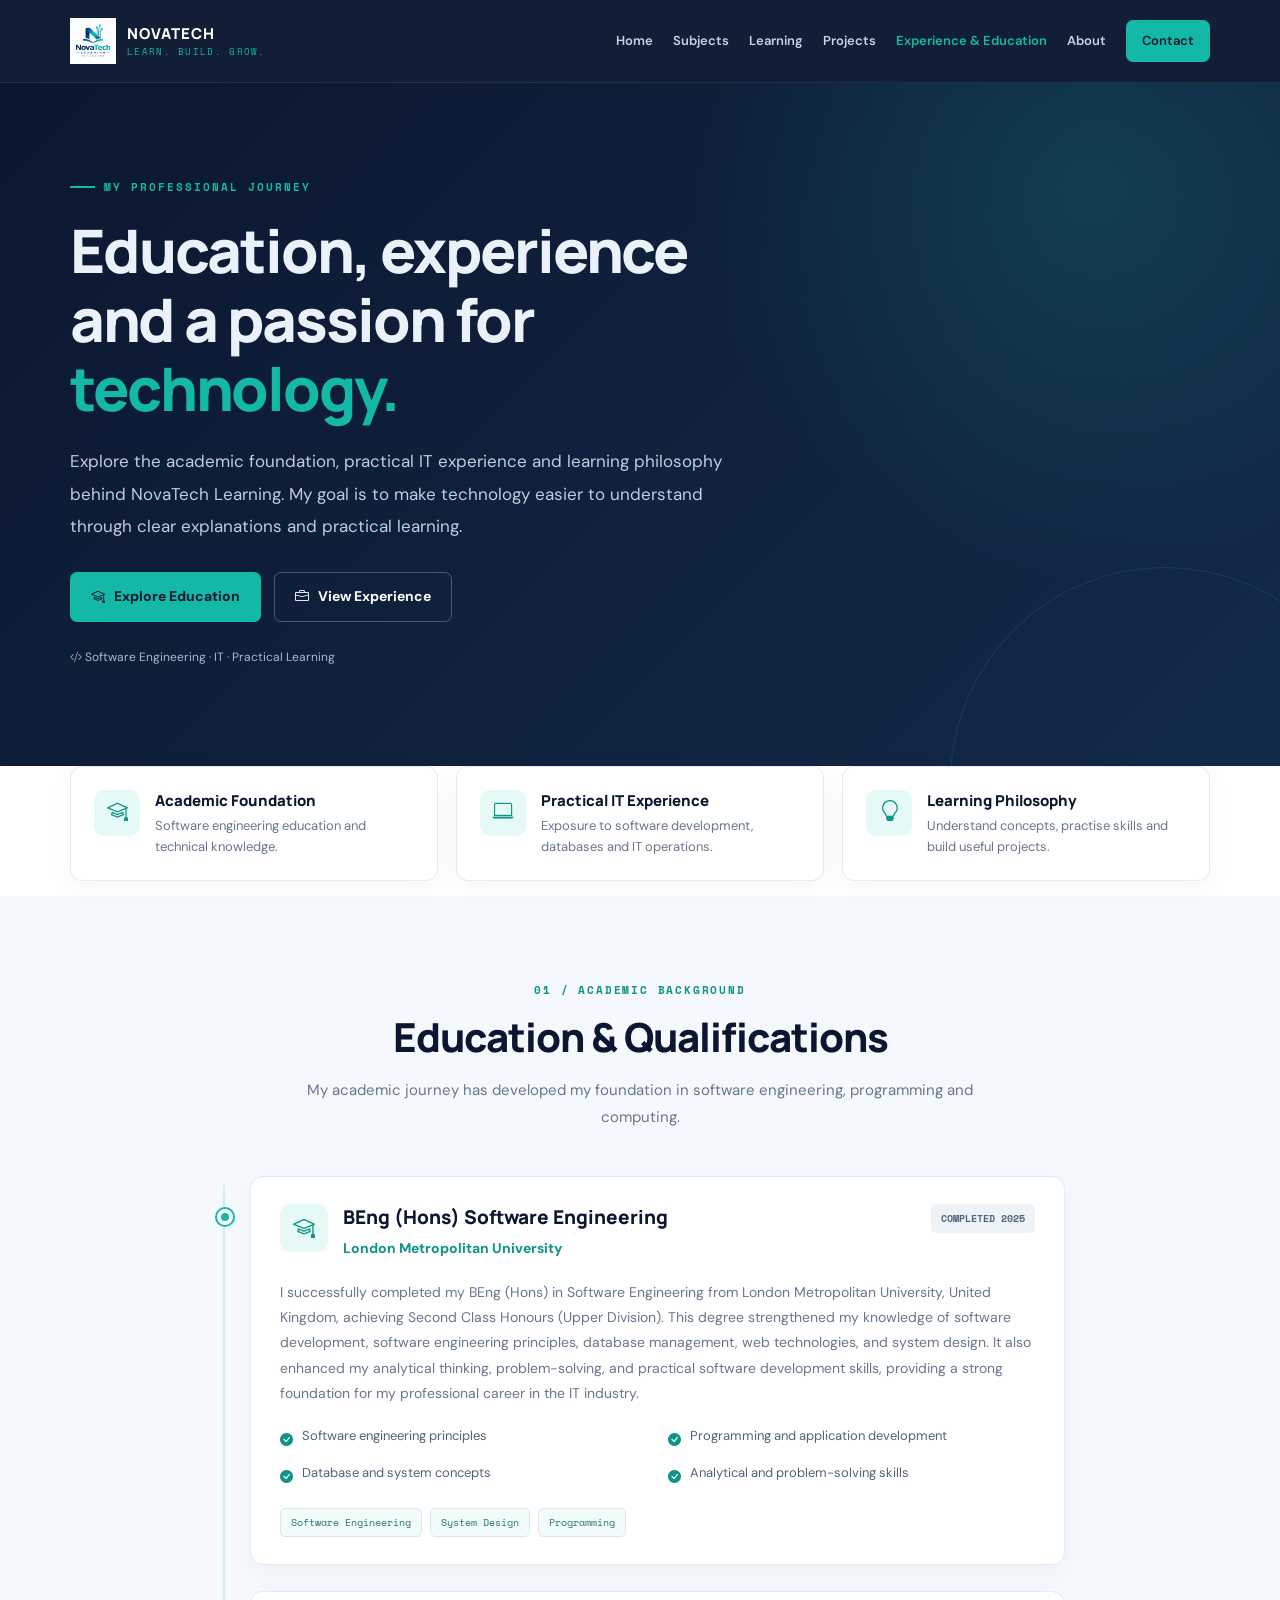
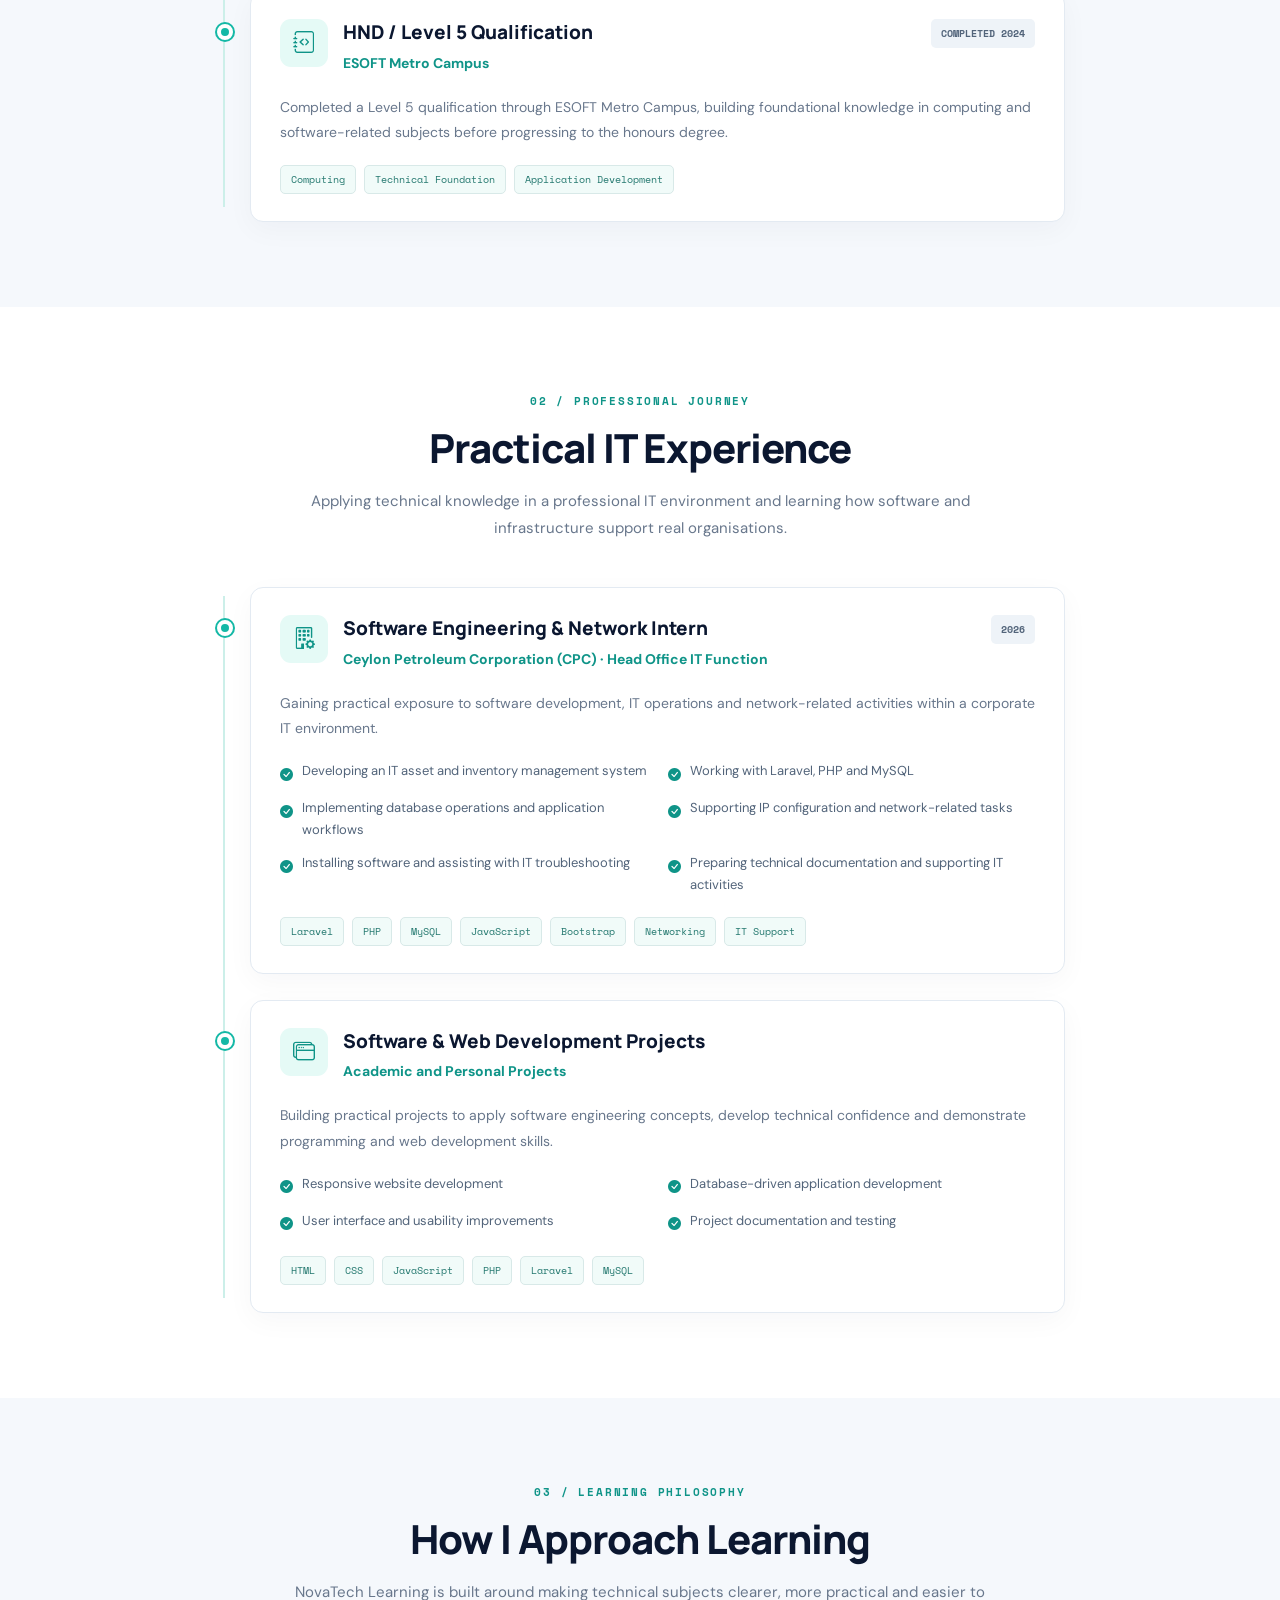
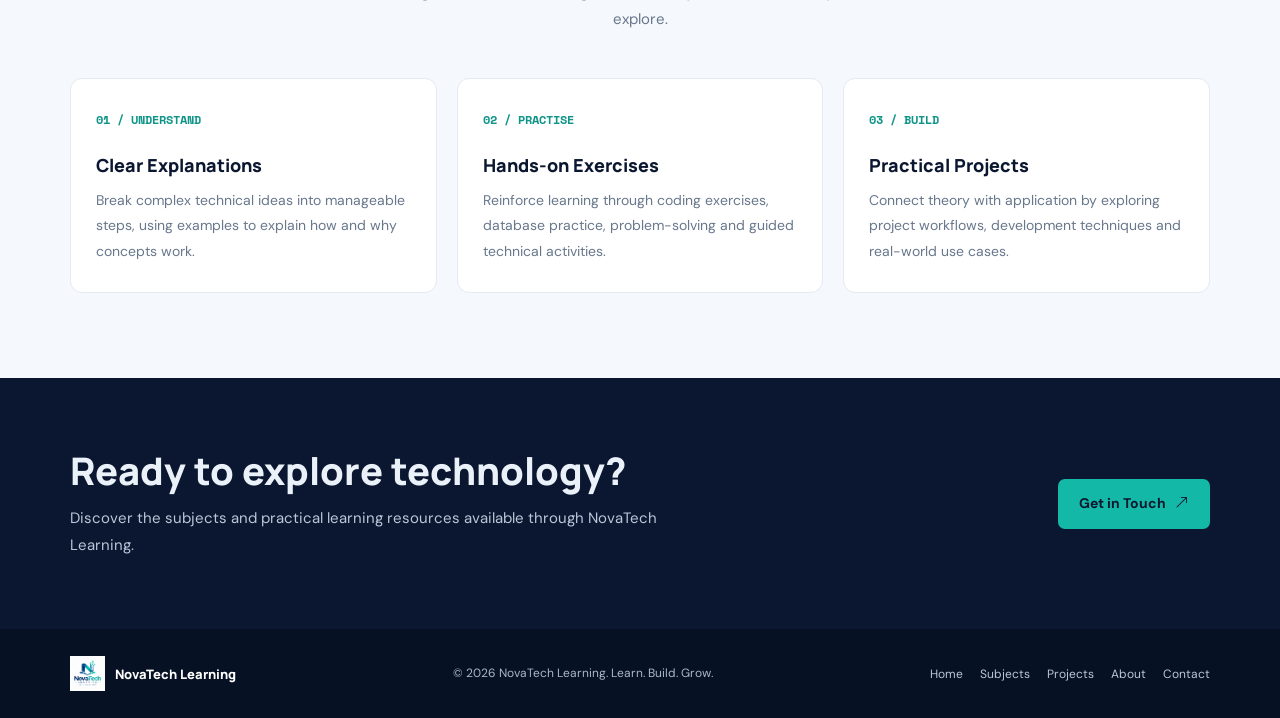
<file: pages/experience-education.html>
<!DOCTYPE html>
<html lang="en">
<head>
    <meta charset="UTF-8">
    <meta name="viewport" content="width=device-width, initial-scale=1.0">

    <meta name="description"
          content="Explore Kavindhya Gothmini Thilakarathna's software engineering education, IT experience, technical skills and teaching approach at NovaTech Learning.">

    <meta name="author" content="Kavindhya Gothmini Thilakarathna">

    <title>Experience & Education | NovaTech Learning</title>

    <link rel="icon" type="image/png"
          href="../assets/images/novatech-logo.png">

    <!-- Google Fonts -->
    <link rel="preconnect" href="https://fonts.googleapis.com">
    <link rel="preconnect" href="https://fonts.gstatic.com" crossorigin>

    <link href="https://fonts.googleapis.com/css2?family=DM+Sans:wght@400;500;600;700&family=Manrope:wght@400;500;600;700;800&family=Space+Mono:wght@400;700&display=swap"
          rel="stylesheet">

    <!-- Bootstrap -->
    <link href="https://cdn.jsdelivr.net/npm/bootstrap@5.3.3/dist/css/bootstrap.min.css"
          rel="stylesheet">

    <!-- Bootstrap Icons -->
    <link href="https://cdn.jsdelivr.net/npm/bootstrap-icons@1.11.3/font/bootstrap-icons.min.css"
          rel="stylesheet">

    <!-- Existing website styles -->
    <link rel="stylesheet" href="../assets/css/style.css">
    <link rel="stylesheet" href="../assets/css/responsive.css">

    <style>
        :root {
            --ee-navy: #0b1730;
            --ee-navy-light: #142746;
            --ee-teal: #14b8a6;
            --ee-teal-dark: #0f9488;
            --ee-text: #24344d;
            --ee-muted: #68778c;
            --ee-light: #f5f8fc;
            --ee-border: #e3eaf2;
            --ee-white: #ffffff;
        }

        * {
            box-sizing: border-box;
        }

        html {
            scroll-behavior: smooth;
            scroll-padding-top: 100px;
        }

        body {
            margin: 0;
            background: var(--ee-white);
            color: var(--ee-text);
            font-family: "DM Sans", sans-serif;
            line-height: 1.7;
        }

        a {
            text-decoration: none;
        }

        .ee-container {
            width: min(1140px, calc(100% - 40px));
            margin-inline: auto;
        }

        /* NAVIGATION */

        .ee-navbar {
            position: sticky;
            top: 0;
            z-index: 1000;
            background: rgba(11, 23, 48, 0.97);
            border-bottom: 1px solid rgba(255,255,255,0.08);
            backdrop-filter: blur(14px);
        }

        .ee-nav-inner {
            min-height: 82px;
            display: flex;
            align-items: center;
            justify-content: space-between;
            gap: 24px;
        }

        .ee-brand {
            display: inline-flex;
            align-items: center;
            gap: 11px;
            flex-shrink: 0;
        }

        .ee-brand img {
            width: 46px;
            height: 46px;
            object-fit: contain;
        }

        .ee-brand-copy {
            display: flex;
            flex-direction: column;
            line-height: 1.25;
        }

        .ee-brand-name {
            color: #ffffff;
            font-family: "Manrope", sans-serif;
            font-size: 15px;
            font-weight: 800;
            letter-spacing: 1px;
        }

        .ee-brand-tagline {
            margin-top: 3px;
            color: var(--ee-teal);
            font-family: "Space Mono", monospace;
            font-size: 9px;
            letter-spacing: 1.3px;
        }

        .ee-nav-links {
            display: flex;
            align-items: center;
            justify-content: flex-end;
            flex-wrap: wrap;
            gap: 20px;
        }

        .ee-nav-links a {
            color: #c8d3e2;
            font-size: 13px;
            font-weight: 600;
            transition: color 0.2s ease;
        }

        .ee-nav-links a:hover,
        .ee-nav-links a.active {
            color: var(--ee-teal);
        }

        .ee-nav-links .ee-nav-cta {
            padding: 10px 16px;
            border-radius: 7px;
            background: var(--ee-teal);
            color: var(--ee-navy);
        }

        .ee-nav-links .ee-nav-cta:hover {
            background: #5eead4;
            color: var(--ee-navy);
        }

        /* HERO */

        .ee-hero {
            position: relative;
            overflow: hidden;
            padding: 88px 0 82px;
            background:
                radial-gradient(
                    circle at 85% 15%,
                    rgba(20,184,166,0.18),
                    transparent 32%
                ),
                linear-gradient(135deg, #0b1730 0%, #132a49 100%);
            color: #ffffff;
        }

        .ee-hero::after {
            position: absolute;
            right: -100px;
            bottom: -230px;
            width: 430px;
            height: 430px;
            border: 1px solid rgba(20,184,166,0.18);
            border-radius: 50%;
            content: "";
            pointer-events: none;
        }

        .ee-eyebrow {
            display: inline-flex;
            align-items: center;
            gap: 9px;
            margin-bottom: 20px;
            color: var(--ee-teal);
            font-family: "Space Mono", monospace;
            font-size: 11px;
            font-weight: 700;
            letter-spacing: 2px;
            text-transform: uppercase;
        }

        .ee-eyebrow::before {
            width: 25px;
            height: 2px;
            background: var(--ee-teal);
            content: "";
        }

        .ee-hero h1 {
            max-width: 780px;
            margin: 0 0 22px;
            font-family: "Manrope", sans-serif;
            font-size: clamp(36px, 5.2vw, 60px);
            font-weight: 800;
            letter-spacing: -2px;
            line-height: 1.15;
        }

        .ee-hero h1 span {
            color: var(--ee-teal);
        }

        .ee-hero-description {
            max-width: 680px;
            margin: 0;
            color: #c1cddd;
            font-size: 17px;
            line-height: 1.9;
        }

        .ee-hero-actions {
            display: flex;
            flex-wrap: wrap;
            gap: 13px;
            margin-top: 30px;
        }

        .ee-button {
            display: inline-flex;
            align-items: center;
            justify-content: center;
            gap: 9px;
            min-height: 48px;
            padding: 12px 20px;
            border: 1px solid transparent;
            border-radius: 7px;
            font-size: 14px;
            font-weight: 700;
            transition: 0.2s ease;
        }

        .ee-button-primary {
            background: var(--ee-teal);
            color: var(--ee-navy);
        }

        .ee-button-primary:hover {
            background: #5eead4;
            color: var(--ee-navy);
            transform: translateY(-2px);
        }

        .ee-button-outline {
            border-color: rgba(255,255,255,0.25);
            color: #ffffff;
        }

        .ee-button-outline:hover {
            border-color: var(--ee-teal);
            color: var(--ee-teal);
        }

        .ee-hero-note {
            margin-top: 25px;
            color: #a9b9ce;
            font-size: 12px;
        }

        /* COMMON SECTION */

        .ee-section {
            padding: 85px 0;
        }

        .ee-section-light {
            background: var(--ee-light);
        }

        .ee-section-heading {
            max-width: 690px;
            margin: 0 auto 45px;
            text-align: center;
        }

        .ee-section-label {
            display: block;
            margin-bottom: 12px;
            color: var(--ee-teal-dark);
            font-family: "Space Mono", monospace;
            font-size: 11px;
            font-weight: 700;
            letter-spacing: 1.8px;
            text-transform: uppercase;
        }

        .ee-section-heading h2 {
            margin: 0 0 15px;
            color: var(--ee-navy);
            font-family: "Manrope", sans-serif;
            font-size: clamp(28px, 4vw, 40px);
            font-weight: 800;
            letter-spacing: -1px;
            line-height: 1.25;
        }

        .ee-section-heading p {
            margin: 0;
            color: var(--ee-muted);
            font-size: 15px;
        }

        /* QUICK OVERVIEW */

        .ee-overview {
            position: relative;
            z-index: 2;
            margin-top: -1px;
            padding: 0 0 15px;
            background: var(--ee-white);
        }

        .ee-overview-grid {
            display: grid;
            grid-template-columns: repeat(3, minmax(0, 1fr));
            gap: 18px;
        }

        .ee-overview-card {
            display: flex;
            align-items: flex-start;
            gap: 15px;
            padding: 23px;
            border: 1px solid var(--ee-border);
            border-radius: 12px;
            background: #ffffff;
            box-shadow: 0 8px 28px rgba(11,23,48,0.04);
        }

        .ee-overview-icon {
            display: grid;
            width: 46px;
            height: 46px;
            flex-shrink: 0;
            place-items: center;
            border-radius: 10px;
            background: #e5faf6;
            color: var(--ee-teal-dark);
            font-size: 21px;
        }

        .ee-overview-card h3 {
            margin: 1px 0 5px;
            color: var(--ee-navy);
            font-family: "Manrope", sans-serif;
            font-size: 15px;
            font-weight: 800;
        }

        .ee-overview-card p {
            margin: 0;
            color: var(--ee-muted);
            font-size: 13px;
            line-height: 1.6;
        }

        /* TIMELINE */

        .ee-timeline {
            position: relative;
            max-width: 850px;
            margin: 0 auto;
            padding-left: 35px;
        }

        .ee-timeline::before {
            position: absolute;
            top: 9px;
            bottom: 15px;
            left: 8px;
            width: 2px;
            background: #ccefe9;
            content: "";
        }

        .ee-timeline-item {
            position: relative;
            margin-bottom: 26px;
            padding: 27px 29px;
            border: 1px solid var(--ee-border);
            border-radius: 13px;
            background: #ffffff;
            box-shadow: 0 8px 28px rgba(11,23,48,0.035);
        }

        .ee-timeline-item:last-child {
            margin-bottom: 0;
        }

        .ee-timeline-item::before {
            position: absolute;
            top: 32px;
            left: -34px;
            width: 16px;
            height: 16px;
            border: 4px solid #ffffff;
            border-radius: 50%;
            background: var(--ee-teal);
            box-shadow: 0 0 0 2px var(--ee-teal);
            content: "";
        }

        .ee-card-top {
            display: flex;
            align-items: flex-start;
            justify-content: space-between;
            gap: 18px;
        }

        .ee-card-icon {
            display: grid;
            width: 48px;
            height: 48px;
            flex-shrink: 0;
            place-items: center;
            border-radius: 11px;
            background: #e5faf6;
            color: var(--ee-teal-dark);
            font-size: 22px;
        }

        .ee-card-heading {
            display: flex;
            align-items: flex-start;
            gap: 15px;
        }

        .ee-card-heading h3 {
            margin: 0 0 5px;
            color: var(--ee-navy);
            font-family: "Manrope", sans-serif;
            font-size: 19px;
            font-weight: 800;
            line-height: 1.4;
        }

        .ee-card-institution {
            margin: 0;
            color: var(--ee-teal-dark);
            font-size: 14px;
            font-weight: 700;
        }

        .ee-card-date {
            display: inline-block;
            flex-shrink: 0;
            padding: 6px 10px;
            border-radius: 5px;
            background: #eef3f8;
            color: #52647a;
            font-family: "Space Mono", monospace;
            font-size: 10px;
            font-weight: 700;
        }

        .ee-card-description {
            margin: 19px 0 0;
            color: var(--ee-muted);
            font-size: 14px;
            line-height: 1.8;
        }

        .ee-detail-list {
            display: grid;
            grid-template-columns: repeat(2, minmax(0, 1fr));
            gap: 11px 20px;
            margin: 19px 0 0;
            padding: 0;
            list-style: none;
        }

        .ee-detail-list li {
            display: flex;
            align-items: flex-start;
            gap: 9px;
            color: #52647a;
            font-size: 13px;
        }

        .ee-detail-list i {
            margin-top: 4px;
            color: var(--ee-teal-dark);
        }

        .ee-card-tags {
            display: flex;
            flex-wrap: wrap;
            gap: 8px;
            margin-top: 20px;
        }

        .ee-tag {
            padding: 5px 10px;
            border: 1px solid #d8e9e8;
            border-radius: 5px;
            background: #f1fbf9;
            color: #24786f;
            font-family: "Space Mono", monospace;
            font-size: 10px;
        }

        /* TEACHING APPROACH */

        .ee-approach-grid {
            display: grid;
            grid-template-columns: repeat(3, minmax(0, 1fr));
            gap: 20px;
        }

        .ee-approach-card {
            padding: 28px 25px;
            border: 1px solid var(--ee-border);
            border-radius: 12px;
            background: #ffffff;
            transition: transform 0.25s ease, box-shadow 0.25s ease;
        }

        .ee-approach-card:hover {
            transform: translateY(-5px);
            box-shadow: 0 15px 35px rgba(11,23,48,0.08);
        }

        .ee-approach-number {
            display: inline-block;
            margin-bottom: 23px;
            color: var(--ee-teal-dark);
            font-family: "Space Mono", monospace;
            font-size: 12px;
            font-weight: 700;
        }

        .ee-approach-card h3 {
            margin-bottom: 11px;
            color: var(--ee-navy);
            font-family: "Manrope", sans-serif;
            font-size: 18px;
            font-weight: 800;
        }

        .ee-approach-card p {
            margin: 0;
            color: var(--ee-muted);
            font-size: 14px;
            line-height: 1.8;
        }

        /* CTA */

        .ee-cta {
            padding: 70px 0;
            background: var(--ee-navy);
            color: #ffffff;
        }

        .ee-cta-inner {
            display: flex;
            align-items: center;
            justify-content: space-between;
            gap: 30px;
        }

        .ee-cta h2 {
            margin: 0 0 12px;
            font-family: "Manrope", sans-serif;
            font-size: clamp(27px, 4vw, 38px);
            font-weight: 800;
        }

        .ee-cta p {
            max-width: 600px;
            margin: 0;
            color: #b9c8d9;
            font-size: 15px;
        }

        /* FOOTER */

        .ee-footer {
            padding: 27px 0;
            background: #071124;
            color: #9bacc2;
        }

        .ee-footer-inner {
            display: flex;
            align-items: center;
            justify-content: space-between;
            gap: 20px;
        }

        .ee-footer-brand {
            display: inline-flex;
            align-items: center;
            gap: 10px;
        }

        .ee-footer-brand img {
            width: 35px;
            height: 35px;
            object-fit: contain;
        }

        .ee-footer-brand span {
            color: #ffffff;
            font-family: "Manrope", sans-serif;
            font-size: 13px;
            font-weight: 800;
        }

        .ee-footer p {
            margin: 0;
            font-size: 12px;
        }

        .ee-footer-links {
            display: flex;
            flex-wrap: wrap;
            gap: 17px;
        }

        .ee-footer-links a {
            color: #b9c8d9;
            font-size: 12px;
        }

        .ee-footer-links a:hover {
            color: var(--ee-teal);
        }

        /* RESPONSIVE */

        @media (max-width: 991.98px) {
            .ee-nav-inner {
                padding: 15px 0;
                align-items: flex-start;
                flex-direction: column;
                gap: 14px;
            }

            .ee-nav-links {
                justify-content: flex-start;
                gap: 12px 18px;
            }

            .ee-overview-grid,
            .ee-approach-grid {
                grid-template-columns: 1fr;
            }

            .ee-overview-card {
                padding: 20px;
            }

            .ee-cta-inner {
                align-items: flex-start;
                flex-direction: column;
            }
        }

        @media (max-width: 767.98px) {
            .ee-section {
                padding: 65px 0;
            }

            .ee-hero {
                padding: 66px 0;
            }

            .ee-hero-description {
                font-size: 15px;
            }

            .ee-card-top {
                flex-direction: column;
            }

            .ee-card-date {
                margin-left: 63px;
            }

            .ee-detail-list {
                grid-template-columns: 1fr;
            }

            .ee-timeline {
                padding-left: 27px;
            }

            .ee-timeline-item {
                padding: 22px 19px;
            }

            .ee-timeline-item::before {
                left: -26px;
            }

            .ee-timeline::before {
                left: 7px;
            }

            .ee-card-heading h3 {
                font-size: 17px;
            }

            .ee-footer-inner {
                align-items: flex-start;
                flex-direction: column;
            }
        }

        @media (max-width: 575.98px) {
            .ee-container {
                width: min(100% - 28px, 1140px);
            }

            .ee-brand img {
                width: 40px;
                height: 40px;
            }

            .ee-brand-name {
                font-size: 13px;
            }

            .ee-brand-tagline {
                font-size: 8px;
            }

            .ee-nav-links {
                gap: 11px 14px;
            }

            .ee-nav-links a {
                font-size: 12px;
            }

            .ee-hero h1 {
                letter-spacing: -1px;
            }

            .ee-card-heading {
                gap: 11px;
            }

            .ee-card-icon {
                width: 42px;
                height: 42px;
                font-size: 19px;
            }

            .ee-card-date {
                margin-left: 53px;
            }

            .ee-hero-actions .ee-button {
                width: 100%;
            }
        }

        @media (prefers-reduced-motion: reduce) {
            *,
            *::before,
            *::after {
                scroll-behavior: auto !important;
                transition-duration: 0.01ms !important;
                animation-duration: 0.01ms !important;
            }
        }
    </style>
</head>

<body>

    <!-- NAVIGATION -->
    <header class="ee-navbar">
        <div class="ee-container ee-nav-inner">

            <a href="../index.html" class="ee-brand"
               aria-label="NovaTech Learning home">

                <img src="../assets/images/novatech-logo.png"
                     alt="NovaTech Learning logo">

                <span class="ee-brand-copy">
                    <span class="ee-brand-name">NOVATECH</span>
                    <span class="ee-brand-tagline">LEARN. BUILD. GROW.</span>
                </span>
            </a>

          <nav class="ee-nav-links" aria-label="Main navigation">
    <a href="../index.html">Home</a>
    <a href="subjects.html">Subjects</a>
    <a href="learning.html">Learning</a>
    <a href="projects.html">Projects</a>

    <a href="experience-education.html"
       class="active"
       aria-current="page">
        Experience &amp; Education
    </a>

    <a href="about.html">About</a>
    <a href="contact.html" class="ee-nav-cta">Contact</a>
</nav>

        </div>
    </header>

    <main>

        <!-- HERO -->
        <section class="ee-hero">
            <div class="ee-container">

                <span class="ee-eyebrow">My professional journey</span>

                <h1>
                    Education, experience<br>
                    and a passion for <span>technology.</span>
                </h1>

                <p class="ee-hero-description">
                    Explore the academic foundation, practical IT experience
                    and learning philosophy behind NovaTech Learning.
                    My goal is to make technology easier to understand
                    through clear explanations and practical learning.
                </p>

                <div class="ee-hero-actions">
                    <a href="#education" class="ee-button ee-button-primary">
                        <i class="bi bi-mortarboard"></i>
                        Explore Education
                    </a>

                    <a href="#experience" class="ee-button ee-button-outline">
                        <i class="bi bi-briefcase"></i>
                        View Experience
                    </a>
                </div>

                <p class="ee-hero-note">
                    <i class="bi bi-code-slash"></i>
                    Software Engineering · IT · Practical Learning
                </p>

            </div>
        </section>

        <!-- OVERVIEW -->
        <section class="ee-overview" aria-label="Professional overview">
            <div class="ee-container">

                <div class="ee-overview-grid">

                    <article class="ee-overview-card">
                        <div class="ee-overview-icon">
                            <i class="bi bi-mortarboard"></i>
                        </div>
                        <div>
                            <h3>Academic Foundation</h3>
                            <p>
                                Software engineering education and
                                technical knowledge.
                            </p>
                        </div>
                    </article>

                    <article class="ee-overview-card">
                        <div class="ee-overview-icon">
                            <i class="bi bi-laptop"></i>
                        </div>
                        <div>
                            <h3>Practical IT Experience</h3>
                            <p>
                                Exposure to software development,
                                databases and IT operations.
                            </p>
                        </div>
                    </article>

                    <article class="ee-overview-card">
                        <div class="ee-overview-icon">
                            <i class="bi bi-lightbulb"></i>
                        </div>
                        <div>
                            <h3>Learning Philosophy</h3>
                            <p>
                                Understand concepts, practise skills
                                and build useful projects.
                            </p>
                        </div>
                    </article>

                </div>
            </div>
        </section>

        <!-- EDUCATION -->
        <section class="ee-section ee-section-light" id="education">
            <div class="ee-container">

                <div class="ee-section-heading">
                    <span class="ee-section-label">01 / Academic background</span>
                    <h2>Education & Qualifications</h2>
                    <p>
                        My academic journey has developed my foundation
                        in software engineering, programming and computing.
                    </p>
                </div>

                <div class="ee-timeline">

                    <article class="ee-timeline-item">

                        <div class="ee-card-top">
                            <div class="ee-card-heading">

                                <div class="ee-card-icon">
                                    <i class="bi bi-mortarboard"></i>
                                </div>

                                <div>
                                    <h3>BEng (Hons) Software Engineering</h3>
                                    <p class="ee-card-institution">
                                        London Metropolitan University
                                    </p>
                                </div>

                            </div>

                            <span class="ee-card-date">
                                COMPLETED 2025
                            </span>
                        </div>

                        <p class="ee-card-description">
                            I successfully completed my BEng (Hons) in Software Engineering from London Metropolitan University, United Kingdom, achieving Second Class Honours (Upper Division). This degree strengthened my knowledge of software development, software engineering principles, database management, web technologies, and system design. It also enhanced my analytical thinking, problem-solving, and practical software development skills, providing a strong foundation for my professional career in the IT industry.

                        </p>

                        <ul class="ee-detail-list">
                            <li>
                                <i class="bi bi-check-circle-fill"></i>
                                Software engineering principles
                            </li>
                            <li>
                                <i class="bi bi-check-circle-fill"></i>
                                Programming and application development
                            </li>
                            <li>
                                <i class="bi bi-check-circle-fill"></i>
                                Database and system concepts
                            </li>
                            <li>
                                <i class="bi bi-check-circle-fill"></i>
                                Analytical and problem-solving skills
                            </li>
                        </ul>

                        <div class="ee-card-tags">
                            <span class="ee-tag">Software Engineering</span>
                            <span class="ee-tag">System Design</span>
                            <span class="ee-tag">Programming</span>
                        </div>

                    </article>

                    <article class="ee-timeline-item">

                        <div class="ee-card-top">
                            <div class="ee-card-heading">

                                <div class="ee-card-icon">
                                    <i class="bi bi-journal-code"></i>
                                </div>

                                <div>
                                    <h3>HND / Level 5 Qualification</h3>
                                    <p class="ee-card-institution">
                                        ESOFT Metro Campus
                                    </p>
                                </div>

                            </div>

                            <span class="ee-card-date">
                                COMPLETED 2024
                            </span>
                        </div>

                        <p class="ee-card-description">
                            Completed a Level 5 qualification through
                            ESOFT Metro Campus, building foundational
                            knowledge in computing and software-related
                            subjects before progressing to the honours
                            degree.
                        </p>

                        <div class="ee-card-tags">
                            <span class="ee-tag">Computing</span>
                            <span class="ee-tag">Technical Foundation</span>
                            <span class="ee-tag">Application Development</span>
                        </div>

                    </article>

                </div>
            </div>
        </section>

        <!-- EXPERIENCE -->
        <section class="ee-section" id="experience">
            <div class="ee-container">

                <div class="ee-section-heading">
                    <span class="ee-section-label">02 / Professional journey</span>
                    <h2>Practical IT Experience</h2>
                    <p>
                        Applying technical knowledge in a professional
                        IT environment and learning how software and
                        infrastructure support real organisations.
                    </p>
                </div>

                <div class="ee-timeline">

                    <article class="ee-timeline-item">

                        <div class="ee-card-top">
                            <div class="ee-card-heading">

                                <div class="ee-card-icon">
                                    <i class="bi bi-building-gear"></i>
                                </div>

                                <div>
                                    <h3>Software Engineering & Network Intern</h3>
                                    <p class="ee-card-institution">
                                        Ceylon Petroleum Corporation (CPC)
                                        · Head Office IT Function
                                    </p>
                                </div>

                            </div>

                            <span class="ee-card-date">
                                2026
                            </span>
                        </div>

                        <p class="ee-card-description">
                            Gaining practical exposure to software
                            development, IT operations and network-related
                            activities within a corporate IT environment.
                        </p>

                        <ul class="ee-detail-list">
                            <li>
                                <i class="bi bi-check-circle-fill"></i>
                                Developing an IT asset and inventory
                                management system
                            </li>
                            <li>
                                <i class="bi bi-check-circle-fill"></i>
                                Working with Laravel, PHP and MySQL
                            </li>
                            <li>
                                <i class="bi bi-check-circle-fill"></i>
                                Implementing database operations and
                                application workflows
                            </li>
                            <li>
                                <i class="bi bi-check-circle-fill"></i>
                                Supporting IP configuration and
                                network-related tasks
                            </li>
                            <li>
                                <i class="bi bi-check-circle-fill"></i>
                                Installing software and assisting with
                                IT troubleshooting
                            </li>
                            <li>
                                <i class="bi bi-check-circle-fill"></i>
                                Preparing technical documentation
                                and supporting IT activities
                            </li>
                        </ul>

                        <div class="ee-card-tags">
                            <span class="ee-tag">Laravel</span>
                            <span class="ee-tag">PHP</span>
                            <span class="ee-tag">MySQL</span>
                            <span class="ee-tag">JavaScript</span>
                            <span class="ee-tag">Bootstrap</span>
                            <span class="ee-tag">Networking</span>
                            <span class="ee-tag">IT Support</span>
                        </div>

                    </article>

                    <article class="ee-timeline-item">

                        <div class="ee-card-top">
                            <div class="ee-card-heading">

                                <div class="ee-card-icon">
                                    <i class="bi bi-window-stack"></i>
                                </div>

                                <div>
                                    <h3>Software & Web Development Projects</h3>
                                    <p class="ee-card-institution">
                                        Academic and Personal Projects
                                    </p>
                                </div>

                            </div>
                        </div>

                        <p class="ee-card-description">
                            Building practical projects to apply software
                            engineering concepts, develop technical
                            confidence and demonstrate programming and
                            web development skills.
                        </p>

                        <ul class="ee-detail-list">
                            <li>
                                <i class="bi bi-check-circle-fill"></i>
                                Responsive website development
                            </li>
                            <li>
                                <i class="bi bi-check-circle-fill"></i>
                                Database-driven application development
                            </li>
                            <li>
                                <i class="bi bi-check-circle-fill"></i>
                                User interface and usability improvements
                            </li>
                            <li>
                                <i class="bi bi-check-circle-fill"></i>
                                Project documentation and testing
                            </li>
                        </ul>

                        <div class="ee-card-tags">
                            <span class="ee-tag">HTML</span>
                            <span class="ee-tag">CSS</span>
                            <span class="ee-tag">JavaScript</span>
                            <span class="ee-tag">PHP</span>
                            <span class="ee-tag">Laravel</span>
                            <span class="ee-tag">MySQL</span>
                        </div>

                    </article>

                </div>
            </div>
        </section>

        <!-- TEACHING APPROACH -->
        <section class="ee-section ee-section-light" id="approach">
            <div class="ee-container">

                <div class="ee-section-heading">
                    <span class="ee-section-label">03 / Learning philosophy</span>
                    <h2>How I Approach Learning</h2>
                    <p>
                        NovaTech Learning is built around making technical
                        subjects clearer, more practical and easier to explore.
                    </p>
                </div>

                <div class="ee-approach-grid">

                    <article class="ee-approach-card">
                        <span class="ee-approach-number">01 / UNDERSTAND</span>
                        <h3>Clear Explanations</h3>
                        <p>
                            Break complex technical ideas into manageable
                            steps, using examples to explain how and why
                            concepts work.
                        </p>
                    </article>

                    <article class="ee-approach-card">
                        <span class="ee-approach-number">02 / PRACTISE</span>
                        <h3>Hands-on Exercises</h3>
                        <p>
                            Reinforce learning through coding exercises,
                            database practice, problem-solving and
                            guided technical activities.
                        </p>
                    </article>

                    <article class="ee-approach-card">
                        <span class="ee-approach-number">03 / BUILD</span>
                        <h3>Practical Projects</h3>
                        <p>
                            Connect theory with application by exploring
                            project workflows, development techniques
                            and real-world use cases.
                        </p>
                    </article>

                </div>
            </div>
        </section>

        <!-- CALL TO ACTION -->
        <section class="ee-cta">
            <div class="ee-container ee-cta-inner">

                <div>
                    <h2>Ready to explore technology?</h2>
                    <p>
                        Discover the subjects and practical learning
                        resources available through NovaTech Learning.
                    </p>
                </div>

                <a href="contact.html" class="ee-button ee-button-primary">
                    Get in Touch
                    <i class="bi bi-arrow-up-right"></i>
                </a>

            </div>
        </section>

    </main>

    <!-- FOOTER -->
    <footer class="ee-footer">
        <div class="ee-container ee-footer-inner">

            <a href="../index.html" class="ee-footer-brand">
                <img src="../assets/images/novatech-logo.png"
                     alt="NovaTech Learning logo"
                     loading="lazy">
                <span>NovaTech Learning</span>
            </a>

            <p>
                © <span id="currentYear"></span> NovaTech Learning.
                Learn. Build. Grow.
            </p>

            <nav class="ee-footer-links" aria-label="Footer navigation">
                <a href="../index.html">Home</a>
                <a href="subjects.html">Subjects</a>
                <a href="projects.html">Projects</a>
                <a href="about.html">About</a>
                <a href="contact.html">Contact</a>
            </nav>

        </div>
    </footer>

    <script>
        document.getElementById("currentYear").textContent =
            new Date().getFullYear();
    </script>

    <script src="https://cdn.jsdelivr.net/npm/bootstrap@5.3.3/dist/js/bootstrap.bundle.min.js"></script>

</body>
</html>
</file>
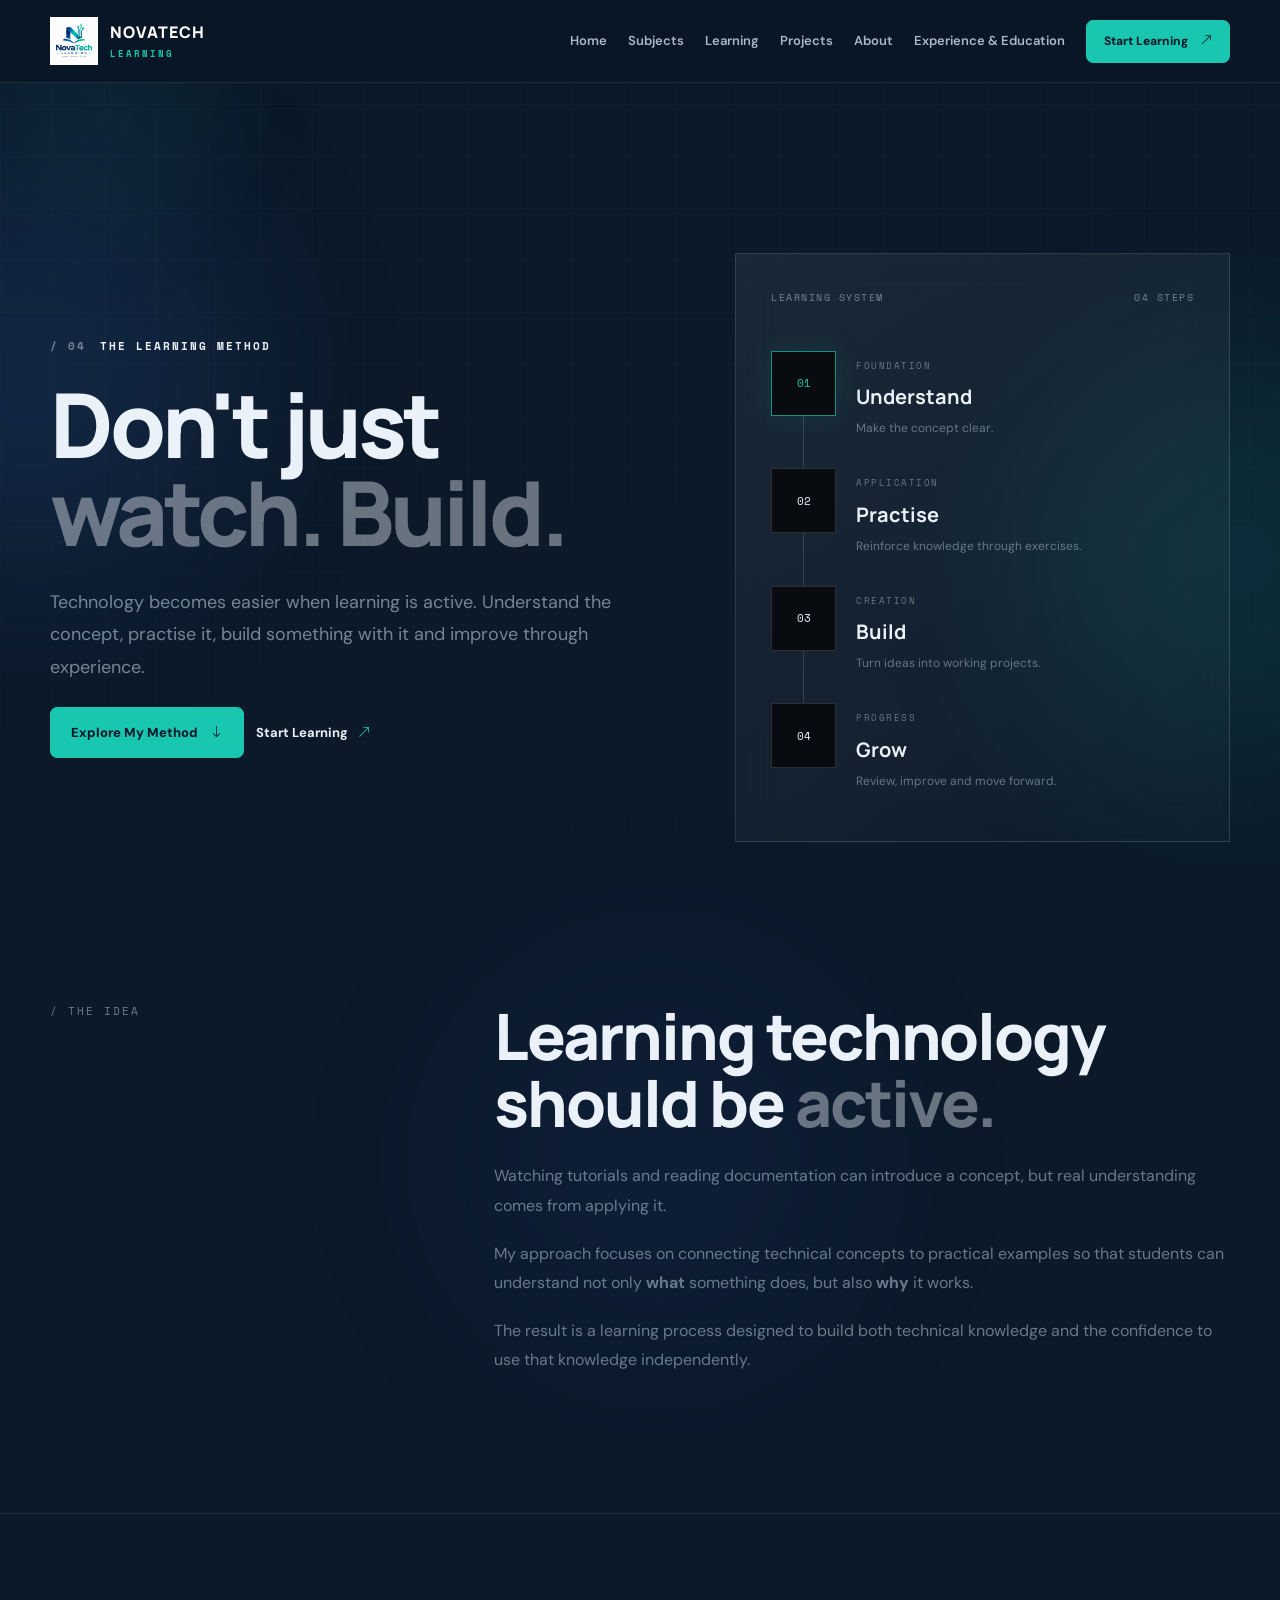
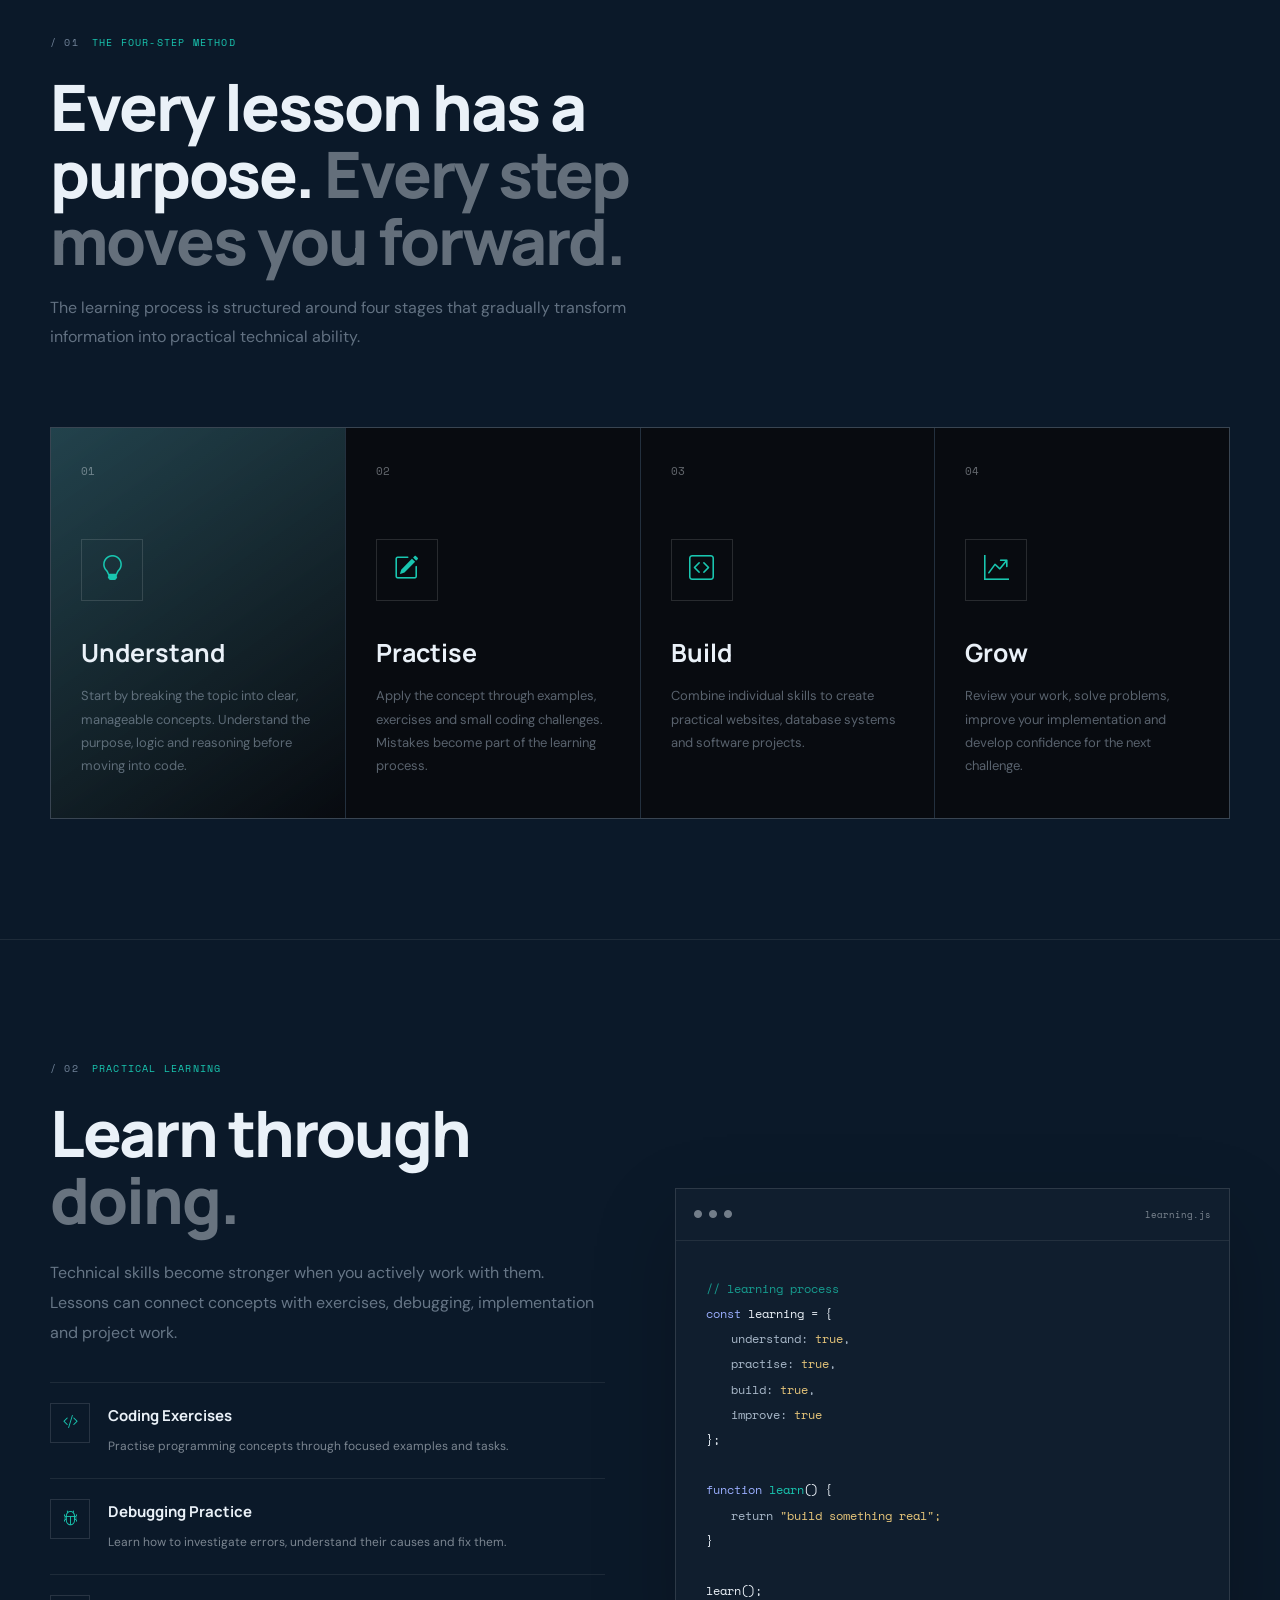
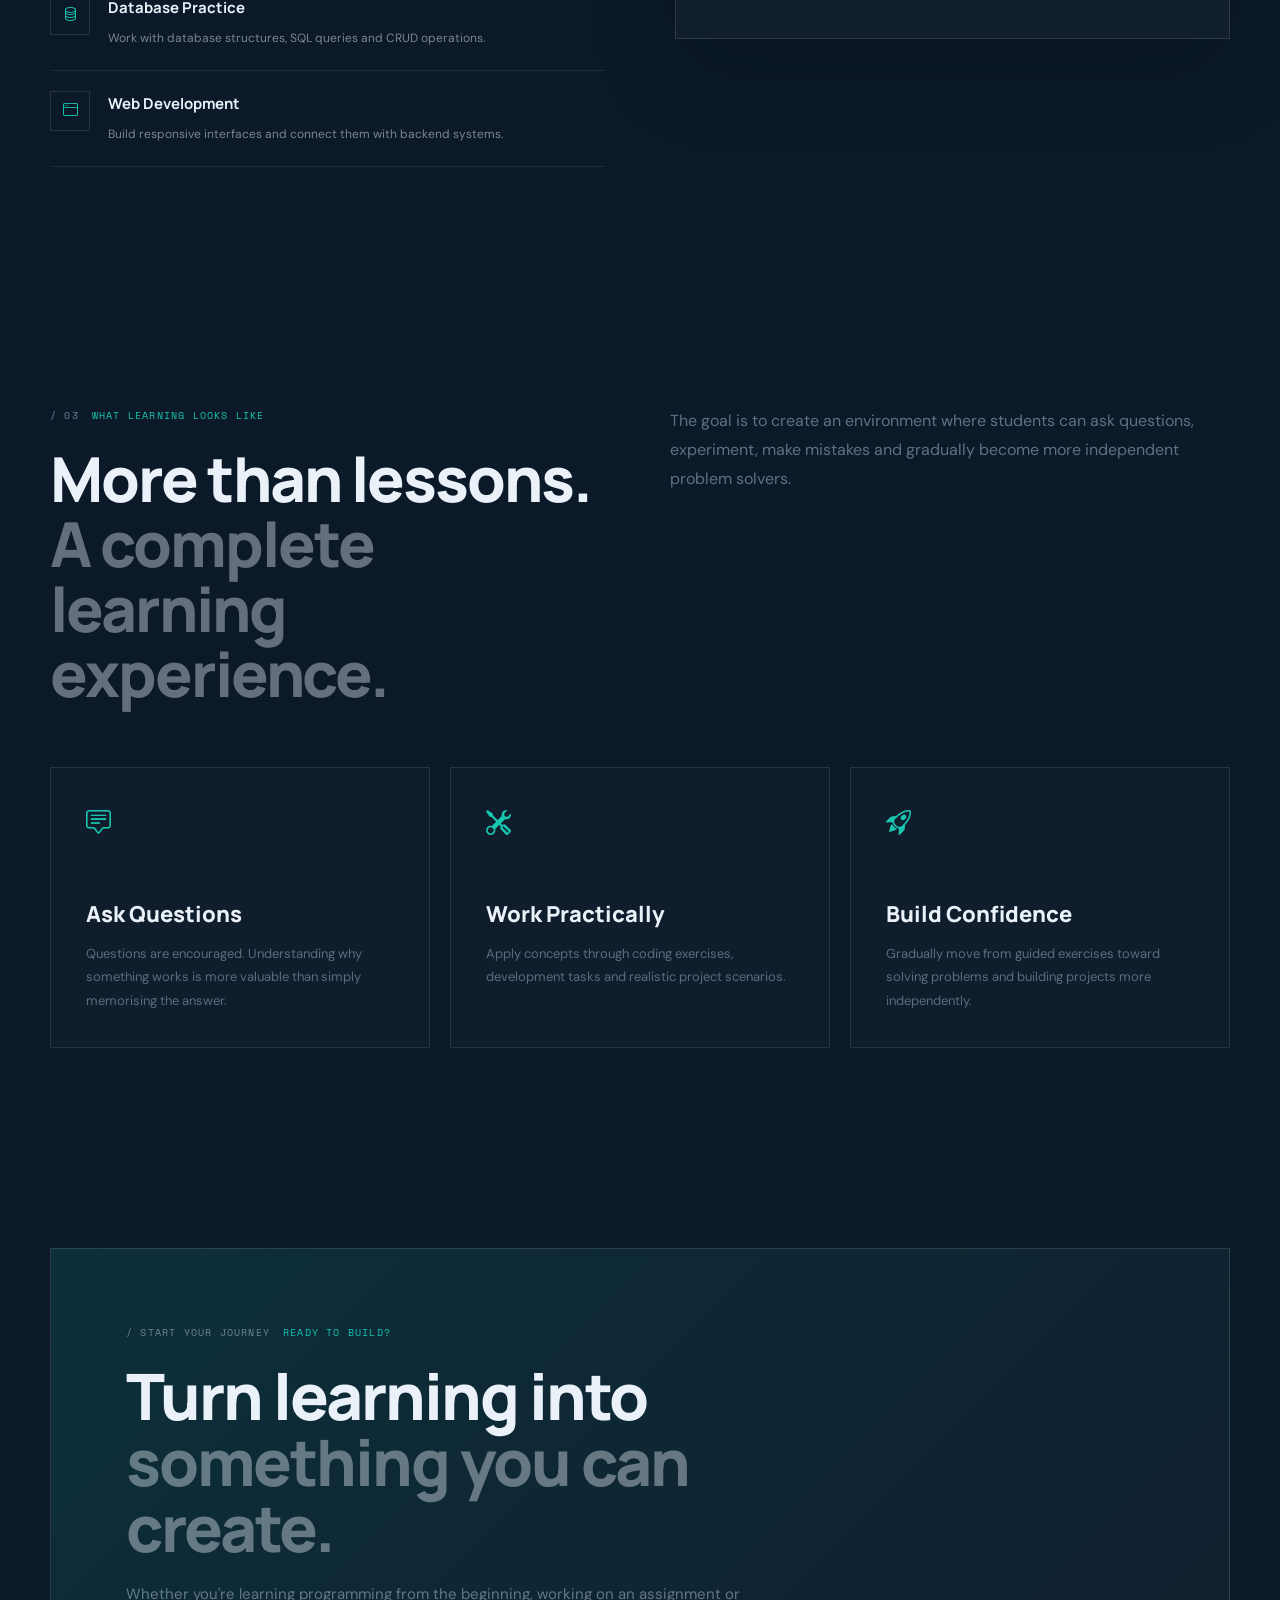
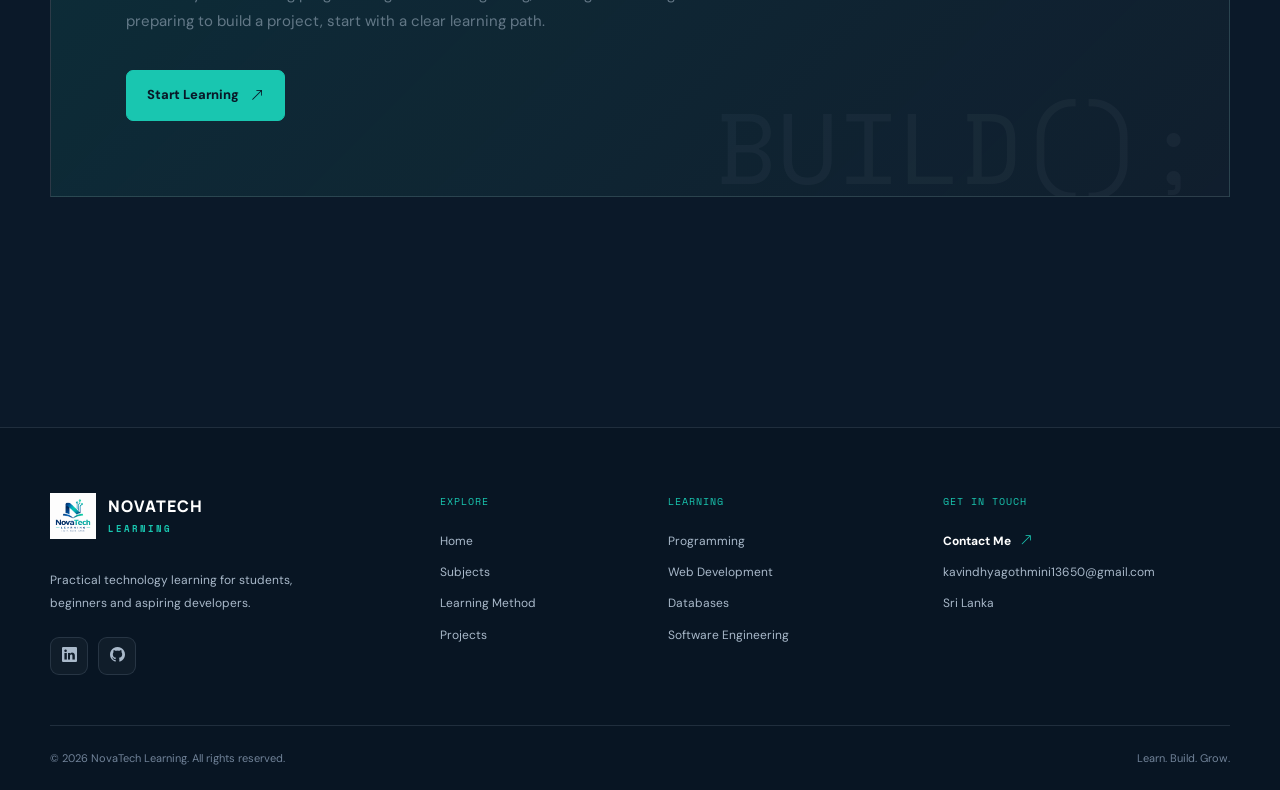
<file: pages/learning.html>
<!DOCTYPE html>
<html lang="en">

<head>
    <meta charset="UTF-8">
    <meta name="viewport" content="width=device-width, initial-scale=1.0">

    <meta name="description"
        content="Learn with NovaTech Learning through practical, project-based technology education focused on understanding, practice, building and continuous improvement.">

    <meta name="author" content="Kavindhya Gothmini Thilakarathna">

    <meta name="theme-color" content="#080b10">

    <title>Learning Method | NovaTech Learning</title>

    <!-- Google Fonts -->
    <link rel="preconnect" href="https://fonts.googleapis.com">
    <link rel="preconnect" href="https://fonts.gstatic.com" crossorigin>

    <link href="https://fonts.googleapis.com/css2?family=DM+Sans:wght@400;500;600;700&family=Manrope:wght@400;500;600;700;800&family=Space+Mono:wght@400;700&display=swap"
        rel="stylesheet">

    <!-- Bootstrap -->
    <link href="https://cdn.jsdelivr.net/npm/bootstrap@5.3.3/dist/css/bootstrap.min.css"
        rel="stylesheet">

    <!-- Bootstrap Icons -->
    <link rel="stylesheet"
        href="https://cdn.jsdelivr.net/npm/bootstrap-icons@1.11.3/font/bootstrap-icons.min.css">

    <!-- Main CSS -->
    <link rel="stylesheet" href="../assets/css/style.css">
    <link rel="stylesheet" href="../assets/css/responsive.css">

    <!-- Learning Page CSS -->
    <style>
        /* Brand logo */
        .brand {
            display: inline-flex;
            align-items: center;
            gap: 12px;
            text-decoration: none;
            flex-shrink: 0;
        }

        .brand-logo {
            display: block;
            width: 48px;
            height: 48px;
            object-fit: contain;
            flex-shrink: 0;
        }

        .brand-content {
            display: flex;
            flex-direction: column;
            gap: 3px;
            line-height: 1.15;
        }

        .brand-content strong {
            font-family: "Manrope", sans-serif;
            font-size: 16px;
            font-weight: 800;
            letter-spacing: 1.2px;
            color: #ffffff;
        }

        .brand-content small {
            font-family: "Space Mono", monospace;
            font-size: 9px;
            font-weight: 700;
            letter-spacing: 2px;
            color: #19c6b0;
        }

        .footer-brand .brand-logo {
            width: 46px;
            height: 46px;
        }

        .loader-logo img {
            display: block;
            width: 65px;
            height: 65px;
            object-fit: contain;
        }

        /* Main page */
        .learning-page {
            position: relative;
            min-height: 100vh;
            overflow: hidden;
        }

        /* Hero */
        .learning-hero {
            padding: 170px 0 110px;
        }

        .learning-hero-grid {
            display: grid;
            grid-template-columns: 1.1fr .9fr;
            gap: 80px;
            align-items: center;
        }

        .learning-kicker {
            display: flex;
            align-items: center;
            gap: 14px;
            margin-bottom: 25px;
            font-family: "Space Mono", monospace;
            font-size: 11px;
            font-weight: 700;
            letter-spacing: 2px;
        }

        .learning-kicker span {
            opacity: .45;
        }

        .learning-hero h1 {
            margin: 0 0 30px;
            font-family: "Manrope", sans-serif;
            font-size: clamp(48px, 7vw, 90px);
            line-height: .98;
            font-weight: 800;
            letter-spacing: -4px;
        }

        .learning-hero h1 span {
            display: block;
            opacity: .42;
        }

        .learning-hero-description {
            max-width: 680px;
            font-family: "DM Sans", sans-serif;
            font-size: 18px;
            line-height: 1.8;
            opacity: .68;
        }

        /* Learning process */
        .learning-process-card {
            position: relative;
            padding: 35px;
            border: 1px solid rgba(255,255,255,.12);
            background: linear-gradient(
                145deg,
                rgba(255,255,255,.065),
                rgba(255,255,255,.018)
            );
            backdrop-filter: blur(20px);
        }

        .process-label {
            display: flex;
            justify-content: space-between;
            gap: 15px;
            font-family: "Space Mono", monospace;
            font-size: 10px;
            letter-spacing: 1.5px;
            opacity: .45;
        }

        .process-visual {
            position: relative;
            min-height: 390px;
            margin-top: 30px;
        }

        .process-line {
            position: absolute;
            left: 32px;
            top: 45px;
            bottom: 45px;
            width: 1px;
            background: rgba(255,255,255,.14);
        }

        .process-step {
            position: relative;
            display: grid;
            grid-template-columns: 65px 1fr;
            gap: 20px;
            padding: 15px 0;
        }

        .process-dot {
            position: relative;
            z-index: 2;
            width: 65px;
            height: 65px;
            display: flex;
            align-items: center;
            justify-content: center;
            border: 1px solid rgba(255,255,255,.15);
            background: #080b10;
            font-family: "Space Mono", monospace;
            font-size: 11px;
        }

        .process-step.active .process-dot {
            border-color: rgba(25,198,176,.7);
            box-shadow: 0 0 30px rgba(25,198,176,.12);
            color: #19c6b0;
        }

        .process-step-content {
            padding-top: 7px;
        }

        .process-step-content span {
            display: block;
            margin-bottom: 7px;
            font-family: "Space Mono", monospace;
            font-size: 9px;
            letter-spacing: 1.5px;
            opacity: .4;
        }

        .process-step-content strong {
            display: block;
            font-family: "Manrope", sans-serif;
            font-size: 20px;
            margin-bottom: 5px;
        }

        .process-step-content p {
            margin: 0;
            font-size: 12px;
            line-height: 1.6;
            opacity: .55;
        }

        /* Philosophy */
        .learning-philosophy {
            padding: 50px 0 120px;
        }

        .philosophy-layout {
            display: grid;
            grid-template-columns: .65fr 1.35fr;
            gap: 90px;
        }

        .philosophy-label {
            font-family: "Space Mono", monospace;
            font-size: 11px;
            letter-spacing: 2px;
            opacity: .45;
        }

        .philosophy-content h2 {
            margin: 0 0 25px;
            font-family: "Manrope", sans-serif;
            font-size: clamp(38px, 5vw, 64px);
            line-height: 1.05;
            font-weight: 800;
            letter-spacing: -2px;
        }

        .philosophy-content h2 span {
            opacity: .42;
        }

        .philosophy-content p {
            max-width: 760px;
            margin-bottom: 18px;
            font-size: 16px;
            line-height: 1.85;
            opacity: .6;
        }

        /* Four-step method */
        .method-section {
            padding: 120px 0;
            border-top: 1px solid rgba(255,255,255,.08);
            border-bottom: 1px solid rgba(255,255,255,.08);
        }

        .method-heading {
            max-width: 780px;
            margin-bottom: 75px;
        }

        .method-heading h2 {
            margin: 20px 0;
            font-family: "Manrope", sans-serif;
            font-size: clamp(38px, 5vw, 65px);
            line-height: 1.05;
            font-weight: 800;
            letter-spacing: -2px;
        }

        .method-heading h2 span {
            opacity: .4;
        }

        .method-heading p {
            max-width: 650px;
            font-size: 16px;
            line-height: 1.8;
            opacity: .55;
        }

        .method-grid {
            display: grid;
            grid-template-columns: repeat(4, 1fr);
            gap: 1px;
            background: rgba(255,255,255,.10);
            border: 1px solid rgba(255,255,255,.10);
        }

        .method-card {
            position: relative;
            min-height: 390px;
            padding: 30px;
            background: #080b10;
            transition: transform .35s ease, background .35s ease;
        }

        .method-card:hover {
            transform: translateY(-8px);
            background: rgba(255,255,255,.035);
        }

        .method-card.featured {
            background: linear-gradient(
                145deg,
                rgba(25,198,176,.12),
                #080b10
            );
        }

        .method-number {
            font-family: "Space Mono", monospace;
            font-size: 11px;
            opacity: .4;
        }

        .method-icon {
            width: 62px;
            height: 62px;
            margin: 55px 0 35px;
            display: flex;
            align-items: center;
            justify-content: center;
            border: 1px solid rgba(255,255,255,.13);
            font-size: 25px;
            color: #19c6b0;
        }

        .method-card h3 {
            margin-bottom: 15px;
            font-family: "Manrope", sans-serif;
            font-size: 25px;
            font-weight: 700;
        }

        .method-card p {
            margin: 0;
            font-size: 13px;
            line-height: 1.8;
            opacity: .5;
        }

        /* Practical learning */
        .practical-section {
            padding: 120px 0;
        }

        .practical-layout {
            display: grid;
            grid-template-columns: 1fr 1fr;
            gap: 70px;
            align-items: center;
        }

        .practical-content h2 {
            margin: 20px 0 25px;
            font-family: "Manrope", sans-serif;
            font-size: clamp(40px, 5vw, 65px);
            line-height: 1.05;
            font-weight: 800;
            letter-spacing: -2px;
        }

        .practical-content h2 span {
            opacity: .42;
        }

        .practical-content > p {
            max-width: 620px;
            font-size: 16px;
            line-height: 1.85;
            opacity: .58;
        }

        .practical-list {
            margin-top: 35px;
        }

        .practical-item {
            display: flex;
            gap: 18px;
            padding: 20px 0;
            border-bottom: 1px solid rgba(255,255,255,.08);
        }

        .practical-item:first-child {
            border-top: 1px solid rgba(255,255,255,.08);
        }

        .practical-item-icon {
            width: 40px;
            height: 40px;
            flex-shrink: 0;
            display: flex;
            align-items: center;
            justify-content: center;
            border: 1px solid rgba(255,255,255,.12);
            color: #19c6b0;
        }

        .practical-item strong {
            display: block;
            margin-bottom: 4px;
            font-family: "Manrope", sans-serif;
            font-size: 15px;
        }

        .practical-item span {
            font-size: 12px;
            line-height: 1.6;
            opacity: .5;
        }

        /* Code window */
        .learning-code-window {
            border: 1px solid rgba(255,255,255,.12);
            background: rgba(255,255,255,.025);
            overflow: hidden;
            box-shadow: 0 30px 80px rgba(0,0,0,.2);
        }

        .learning-code-header {
            height: 52px;
            display: flex;
            align-items: center;
            gap: 7px;
            padding: 0 18px;
            border-bottom: 1px solid rgba(255,255,255,.08);
        }

        .learning-code-header i {
            font-size: 8px;
            opacity: .45;
        }

        .learning-code-header span {
            margin-left: auto;
            font-family: "Space Mono", monospace;
            font-size: 9px;
            opacity: .5;
        }

        .learning-code-body {
            padding: 35px 30px;
            font-family: "Space Mono", monospace;
            font-size: 12px;
            line-height: 2.1;
            overflow-x: auto;
        }

        .code-comment {
            color: #19c6b0;
            opacity: .75;
        }

        .code-key {
            color: #9bafff;
        }

        .code-function {
            color: #19c6b0;
        }

        .code-string {
            color: #e8c77b;
        }

        .code-indent {
            padding-left: 25px;
        }

        /* Learning experience */
        .experience-section {
            padding: 120px 0;
        }

        .experience-header {
            display: grid;
            grid-template-columns: 1fr 1fr;
            gap: 60px;
            margin-bottom: 60px;
        }

        .experience-header h2 {
            margin: 0;
            font-family: "Manrope", sans-serif;
            font-size: clamp(38px, 5vw, 62px);
            line-height: 1.05;
            font-weight: 800;
            letter-spacing: -2px;
        }

        .experience-header h2 span {
            opacity: .4;
        }

        .experience-header p {
            max-width: 560px;
            margin: 0;
            font-size: 16px;
            line-height: 1.8;
            opacity: .55;
        }

        .experience-grid {
            display: grid;
            grid-template-columns: repeat(3, 1fr);
            gap: 20px;
        }

        .experience-card {
            padding: 35px;
            min-height: 270px;
            border: 1px solid rgba(255,255,255,.09);
            background: rgba(255,255,255,.02);
            transition: border-color .3s ease, transform .3s ease;
        }

        .experience-card:hover {
            transform: translateY(-5px);
            border-color: rgba(25,198,176,.4);
        }

        .experience-card i {
            font-size: 25px;
            color: #19c6b0;
        }

        .experience-card h3 {
            margin: 55px 0 12px;
            font-family: "Manrope", sans-serif;
            font-size: 22px;
        }

        .experience-card p {
            margin: 0;
            font-size: 13px;
            line-height: 1.8;
            opacity: .5;
        }

        /* Call to action */
        .learning-page-cta {
            padding: 80px 0 130px;
        }

        .learning-cta-box {
            position: relative;
            padding: 75px;
            overflow: hidden;
            border: 1px solid rgba(255,255,255,.12);
            background: linear-gradient(
                135deg,
                rgba(25,198,176,.13),
                rgba(255,255,255,.025)
            );
        }

        .learning-cta-box::after {
            content: "BUILD();";
            position: absolute;
            right: 25px;
            bottom: -35px;
            font-family: "Space Mono", monospace;
            font-size: 100px;
            opacity: .035;
            pointer-events: none;
        }

        .learning-cta-box h2 {
            max-width: 780px;
            margin: 20px 0;
            font-family: "Manrope", sans-serif;
            font-size: clamp(40px, 5vw, 68px);
            line-height: 1.03;
            font-weight: 800;
            letter-spacing: -2px;
        }

        .learning-cta-box h2 span {
            opacity: .4;
        }

        .learning-cta-box p {
            max-width: 650px;
            margin-bottom: 35px;
            line-height: 1.8;
            opacity: .55;
        }

        /* Responsive */
        @media (max-width: 991px) {
            .learning-hero {
                padding-top: 140px;
            }

            .learning-hero-grid {
                grid-template-columns: 1fr;
                gap: 60px;
            }

            .philosophy-layout {
                grid-template-columns: 1fr;
                gap: 30px;
            }

            .method-grid {
                grid-template-columns: repeat(2, 1fr);
            }

            .practical-layout {
                grid-template-columns: 1fr;
            }

            .experience-header {
                grid-template-columns: 1fr;
                gap: 25px;
            }
        }

        @media (max-width: 767px) {
            .learning-hero {
                padding: 120px 0 80px;
            }

            .learning-hero h1 {
                letter-spacing: -2px;
            }

            .learning-process-card {
                padding: 25px;
            }

            .method-grid,
            .experience-grid {
                grid-template-columns: 1fr;
            }

            .method-card {
                min-height: 300px;
            }

            .method-icon {
                margin-top: 40px;
            }

            .learning-cta-box {
                padding: 45px 28px;
            }

            .learning-cta-box::after {
                font-size: 55px;
            }

            .learning-code-body {
                padding: 25px 18px;
                font-size: 10px;
            }

            .brand {
                gap: 9px;
            }

            .brand-logo {
                width: 40px;
                height: 40px;
            }

            .brand-content strong {
                font-size: 14px;
            }

            .brand-content small {
                font-size: 8px;
                letter-spacing: 1.5px;
            }

            .process-step {
                grid-template-columns: 52px 1fr;
                gap: 15px;
            }

            .process-dot {
                width: 52px;
                height: 52px;
            }

            .process-line {
                left: 25px;
            }

            .process-step-content strong {
                font-size: 18px;
            }
        }

        @media (prefers-reduced-motion: reduce) {
            .method-card,
            .experience-card {
                transition: none;
            }
        }
    </style>
</head>

<body>

    <!-- Page Loader -->
    <div class="page-loader" id="pageLoader">
        <div class="loader-content">
            <div class="loader-logo">
                <img src="../assets/images/novatech-logo.png"
                    alt="NovaTech Learning logo">
            </div>

            <div class="loader-line">
                <span></span>
            </div>

            <p>LOADING LEARNING METHOD</p>
        </div>
    </div>

    <!-- Cursor Glow -->
    <div class="cursor-glow" id="cursorGlow"></div>

    <!-- Background -->
    <div class="background-system">
        <div class="gradient-orb orb-one"></div>
        <div class="gradient-orb orb-two"></div>
        <div class="gradient-orb orb-three"></div>
        <div class="grid-background"></div>
    </div>

    <!-- Header -->
    <header class="site-header" id="siteHeader">
        <nav class="navbar navbar-expand-lg">
            <div class="container">

                <a href="../index.html" class="brand"
                    aria-label="NovaTech Learning home">
                    <img src="../assets/images/novatech-logo.png"
                        alt="NovaTech Learning logo"
                        class="brand-logo">

                    <span class="brand-content">
                        <strong>NOVATECH</strong>
                        <small>LEARNING</small>
                    </span>
                </a>

                <button class="navbar-toggler custom-toggler"
                    type="button"
                    data-bs-toggle="collapse"
                    data-bs-target="#mainNavigation"
                    aria-controls="mainNavigation"
                    aria-expanded="false"
                    aria-label="Toggle navigation">
                    <span></span>
                    <span></span>
                    <span></span>
                </button>

                <div class="collapse navbar-collapse" id="mainNavigation">
                    <ul class="navbar-nav ms-auto align-items-lg-center">

                        <li class="nav-item">
                            <a class="nav-link" href="../index.html">Home</a>
                        </li>

                        <li class="nav-item">
                            <a class="nav-link" href="subjects.html">Subjects</a>
                        </li>

                        <li class="nav-item">
                            <a class="nav-link active"
                                aria-current="page"
                                href="learning.html">Learning</a>
                        </li>

                        <li class="nav-item">
                            <a class="nav-link" href="projects.html">Projects</a>
                        </li>

                        <li class="nav-item">
                            <a class="nav-link" href="about.html">About</a>
                        </li>

                        <li class="nav-item">
                            <a class="nav-link"
                               href="experience-education.html">Experience & Education</a>
                        </li>

                        <li class="nav-item nav-cta-item">
                            <a href="contact.html" class="nav-cta">
                                <span>Start Learning</span>
                                <i class="bi bi-arrow-up-right"></i>
                            </a>
                        </li>

                    </ul>
                </div>

            </div>
        </nav>
    </header>

    <!-- Main Content -->
    <main class="learning-page">

        <!-- Hero -->
        <section class="learning-hero">
            <div class="container">
                <div class="learning-hero-grid">

                    <div>
                        <div class="learning-kicker">
                            <span>/ 04</span>
                            THE LEARNING METHOD
                        </div>

                        <h1>
                            Don't just
                            <span>watch. Build.</span>
                        </h1>

                        <p class="learning-hero-description">
                            Technology becomes easier when learning is
                            active. Understand the concept, practise it,
                            build something with it and improve through
                            experience.
                        </p>

                        <div class="hero-actions mt-4">
                            <a href="#method" class="btn-primary-custom">
                                Explore My Method
                                <i class="bi bi-arrow-down"></i>
                            </a>

                            <a href="contact.html" class="btn-text-custom">
                                Start Learning
                                <i class="bi bi-arrow-up-right"></i>
                            </a>
                        </div>
                    </div>

                    <!-- Learning Process Visual -->
                    <div class="learning-process-card">
                        <div class="process-label">
                            <span>LEARNING SYSTEM</span>
                            <span>04 STEPS</span>
                        </div>

                        <div class="process-visual">
                            <div class="process-line"></div>

                            <div class="process-step active">
                                <div class="process-dot">01</div>
                                <div class="process-step-content">
                                    <span>FOUNDATION</span>
                                    <strong>Understand</strong>
                                    <p>Make the concept clear.</p>
                                </div>
                            </div>

                            <div class="process-step">
                                <div class="process-dot">02</div>
                                <div class="process-step-content">
                                    <span>APPLICATION</span>
                                    <strong>Practise</strong>
                                    <p>Reinforce knowledge through exercises.</p>
                                </div>
                            </div>

                            <div class="process-step">
                                <div class="process-dot">03</div>
                                <div class="process-step-content">
                                    <span>CREATION</span>
                                    <strong>Build</strong>
                                    <p>Turn ideas into working projects.</p>
                                </div>
                            </div>

                            <div class="process-step">
                                <div class="process-dot">04</div>
                                <div class="process-step-content">
                                    <span>PROGRESS</span>
                                    <strong>Grow</strong>
                                    <p>Review, improve and move forward.</p>
                                </div>
                            </div>
                        </div>
                    </div>

                </div>
            </div>
        </section>

        <!-- Philosophy -->
        <section class="learning-philosophy">
            <div class="container">
                <div class="philosophy-layout">

                    <div class="philosophy-label">/ THE IDEA</div>

                    <div class="philosophy-content">
                        <h2>
                            Learning technology
                            should be
                            <span>active.</span>
                        </h2>

                        <p>
                            Watching tutorials and reading documentation
                            can introduce a concept, but real understanding
                            comes from applying it.
                        </p>

                        <p>
                            My approach focuses on connecting technical
                            concepts to practical examples so that students
                            can understand not only <strong>what</strong>
                            something does, but also <strong>why</strong>
                            it works.
                        </p>

                        <p>
                            The result is a learning process designed to
                            build both technical knowledge and the confidence
                            to use that knowledge independently.
                        </p>
                    </div>

                </div>
            </div>
        </section>

        <!-- Four-Step Method -->
        <section class="method-section" id="method">
            <div class="container">

                <div class="method-heading">
                    <div class="section-kicker">
                        <span>/ 01</span>
                        THE FOUR-STEP METHOD
                    </div>

                    <h2>
                        Every lesson has a purpose.
                        <span>Every step moves you forward.</span>
                    </h2>

                    <p>
                        The learning process is structured around four
                        stages that gradually transform information into
                        practical technical ability.
                    </p>
                </div>

                <div class="method-grid">

                    <div class="method-card featured">
                        <span class="method-number">01</span>
                        <div class="method-icon">
                            <i class="bi bi-lightbulb"></i>
                        </div>
                        <h3>Understand</h3>
                        <p>
                            Start by breaking the topic into clear,
                            manageable concepts. Understand the purpose,
                            logic and reasoning before moving into code.
                        </p>
                    </div>

                    <div class="method-card">
                        <span class="method-number">02</span>
                        <div class="method-icon">
                            <i class="bi bi-pencil-square"></i>
                        </div>
                        <h3>Practise</h3>
                        <p>
                            Apply the concept through examples,
                            exercises and small coding challenges.
                            Mistakes become part of the learning process.
                        </p>
                    </div>

                    <div class="method-card">
                        <span class="method-number">03</span>
                        <div class="method-icon">
                            <i class="bi bi-code-square"></i>
                        </div>
                        <h3>Build</h3>
                        <p>
                            Combine individual skills to create
                            practical websites, database systems
                            and software projects.
                        </p>
                    </div>

                    <div class="method-card">
                        <span class="method-number">04</span>
                        <div class="method-icon">
                            <i class="bi bi-graph-up-arrow"></i>
                        </div>
                        <h3>Grow</h3>
                        <p>
                            Review your work, solve problems,
                            improve your implementation and develop
                            confidence for the next challenge.
                        </p>
                    </div>

                </div>
            </div>
        </section>

        <!-- Practical Learning -->
        <section class="practical-section">
            <div class="container">
                <div class="practical-layout">

                    <div class="practical-content">
                        <div class="section-kicker">
                            <span>/ 02</span>
                            PRACTICAL LEARNING
                        </div>

                        <h2>
                            Learn through
                            <span>doing.</span>
                        </h2>

                        <p>
                            Technical skills become stronger when you
                            actively work with them. Lessons can connect
                            concepts with exercises, debugging,
                            implementation and project work.
                        </p>

                        <div class="practical-list">

                            <div class="practical-item">
                                <div class="practical-item-icon">
                                    <i class="bi bi-code-slash"></i>
                                </div>
                                <div>
                                    <strong>Coding Exercises</strong>
                                    <span>
                                        Practise programming concepts
                                        through focused examples and tasks.
                                    </span>
                                </div>
                            </div>

                            <div class="practical-item">
                                <div class="practical-item-icon">
                                    <i class="bi bi-bug"></i>
                                </div>
                                <div>
                                    <strong>Debugging Practice</strong>
                                    <span>
                                        Learn how to investigate errors,
                                        understand their causes and fix them.
                                    </span>
                                </div>
                            </div>

                            <div class="practical-item">
                                <div class="practical-item-icon">
                                    <i class="bi bi-database"></i>
                                </div>
                                <div>
                                    <strong>Database Practice</strong>
                                    <span>
                                        Work with database structures,
                                        SQL queries and CRUD operations.
                                    </span>
                                </div>
                            </div>

                            <div class="practical-item">
                                <div class="practical-item-icon">
                                    <i class="bi bi-window"></i>
                                </div>
                                <div>
                                    <strong>Web Development</strong>
                                    <span>
                                        Build responsive interfaces and
                                        connect them with backend systems.
                                    </span>
                                </div>
                            </div>

                        </div>
                    </div>

                    <!-- Code Example -->
                    <div class="learning-code-window">
                        <div class="learning-code-header">
                            <i class="bi bi-circle-fill"></i>
                            <i class="bi bi-circle-fill"></i>
                            <i class="bi bi-circle-fill"></i>
                            <span>learning.js</span>
                        </div>

                        <div class="learning-code-body">
                            <div>
                                <span class="code-comment">// learning process</span>
                            </div>

                            <div>
                                <span class="code-key">const</span> learning = {
                            </div>

                            <div class="code-indent">
                                understand:
                                <span class="code-string">true</span>,
                            </div>

                            <div class="code-indent">
                                practise:
                                <span class="code-string">true</span>,
                            </div>

                            <div class="code-indent">
                                build:
                                <span class="code-string">true</span>,
                            </div>

                            <div class="code-indent">
                                improve:
                                <span class="code-string">true</span>
                            </div>

                            <div>};</div>

                            <br>

                            <div>
                                <span class="code-key">function</span>
                                <span class="code-function">learn</span>() {
                            </div>

                            <div class="code-indent">
                                return
                                <span class="code-string">"build something real";</span>
                            </div>

                            <div>}</div>

                            <br>

                            <div>learn();</div>
                        </div>
                    </div>

                </div>
            </div>
        </section>

        <!-- Learning Experience -->
        <section class="experience-section">
            <div class="container">

                <div class="experience-header">
                    <div>
                        <div class="section-kicker">
                            <span>/ 03</span>
                            WHAT LEARNING LOOKS LIKE
                        </div>

                        <h2>
                            More than lessons.
                            <span>A complete learning experience.</span>
                        </h2>
                    </div>

                    <p>
                        The goal is to create an environment where
                        students can ask questions, experiment,
                        make mistakes and gradually become more
                        independent problem solvers.
                    </p>
                </div>

                <div class="experience-grid">

                    <div class="experience-card">
                        <i class="bi bi-chat-square-text"></i>
                        <h3>Ask Questions</h3>
                        <p>
                            Questions are encouraged. Understanding
                            why something works is more valuable than
                            simply memorising the answer.
                        </p>
                    </div>

                    <div class="experience-card">
                        <i class="bi bi-tools"></i>
                        <h3>Work Practically</h3>
                        <p>
                            Apply concepts through coding exercises,
                            development tasks and realistic project
                            scenarios.
                        </p>
                    </div>

                    <div class="experience-card">
                        <i class="bi bi-rocket-takeoff"></i>
                        <h3>Build Confidence</h3>
                        <p>
                            Gradually move from guided exercises toward
                            solving problems and building projects more
                            independently.
                        </p>
                    </div>

                </div>
            </div>
        </section>

        <!-- Call to Action -->
        <section class="learning-page-cta">
            <div class="container">
                <div class="learning-cta-box">

                    <div class="section-kicker">
                        <span>/ START YOUR JOURNEY</span>
                        READY TO BUILD?
                    </div>

                    <h2>
                        Turn learning into
                        <span>something you can create.</span>
                    </h2>

                    <p>
                        Whether you're learning programming from the
                        beginning, working on an assignment or preparing
                        to build a project, start with a clear learning path.
                    </p>

                    <a href="contact.html" class="btn-primary-custom">
                        Start Learning
                        <i class="bi bi-arrow-up-right"></i>
                    </a>

                </div>
            </div>
        </section>

    </main>

    <!-- Footer -->
    <footer class="site-footer">
        <div class="container">
            <div class="footer-main">

                <!-- Footer Brand -->
                <div class="footer-brand">
                    <a href="../index.html"
                        class="brand"
                        aria-label="NovaTech Learning home">

                        <img src="../assets/images/novatech-logo.png"
                            alt="NovaTech Learning logo"
                            class="brand-logo"
                            loading="lazy">

                        <span class="brand-content">
                            <strong>NOVATECH</strong>
                            <small>LEARNING</small>
                        </span>
                    </a>

                    <p>
                        Practical technology learning for students,
                        beginners and aspiring developers.
                    </p>

                    <div class="footer-socials">
                        <a href="https://www.linkedin.com/in/kavindhya-gothmini-thilakarathna"
                            target="_blank"
                            rel="noopener noreferrer"
                            aria-label="LinkedIn">
                            <i class="bi bi-linkedin"></i>
                        </a>

                        <a href="https://github.com/kavindhya-gothmini"
                            target="_blank"
                            rel="noopener noreferrer"
                            aria-label="GitHub">
                            <i class="bi bi-github"></i>
                        </a>
                    </div>
                </div>

                <!-- Explore -->
                <div class="footer-column">
                    <span>EXPLORE</span>
                    <a href="../index.html">Home</a>
                    <a href="subjects.html">Subjects</a>
                    <a href="learning.html">Learning Method</a>
                    <a href="projects.html">Projects</a>
                </div>

                <!-- Learning -->
                <div class="footer-column">
                    <span>LEARNING</span>
                    <a href="subjects.html">Programming</a>
                    <a href="subjects.html">Web Development</a>
                    <a href="subjects.html">Databases</a>
                    <a href="subjects.html">Software Engineering</a>
                </div>

                <!-- Contact -->
                <div class="footer-column footer-contact">
                    <span>GET IN TOUCH</span>

                    <a href="contact.html">
                        Contact Me
                        <i class="bi bi-arrow-up-right"></i>
                    </a>

                    <a href="mailto:kavindhyagothmini13650@gmail.com">
                        kavindhyagothmini13650@gmail.com
                    </a>

                    <p>Sri Lanka</p>
                </div>

            </div>

            <div class="footer-bottom">
                <span>
                    © 2026 NovaTech Learning. All rights reserved.
                </span>

                <span>
                    Learn. Build. Grow.
                </span>
            </div>
        </div>
    </footer>

    <!-- Back to Top -->
    <button class="back-to-top"
        id="backToTop"
        aria-label="Back to top">
        <i class="bi bi-arrow-up"></i>
    </button>

    <!-- Bootstrap JavaScript -->
    <script src="https://cdn.jsdelivr.net/npm/bootstrap@5.3.3/dist/js/bootstrap.bundle.min.js"></script>

    <!-- Custom JavaScript -->
    <script src="../assets/js/script.js"></script>

</body>
</html>
</file>
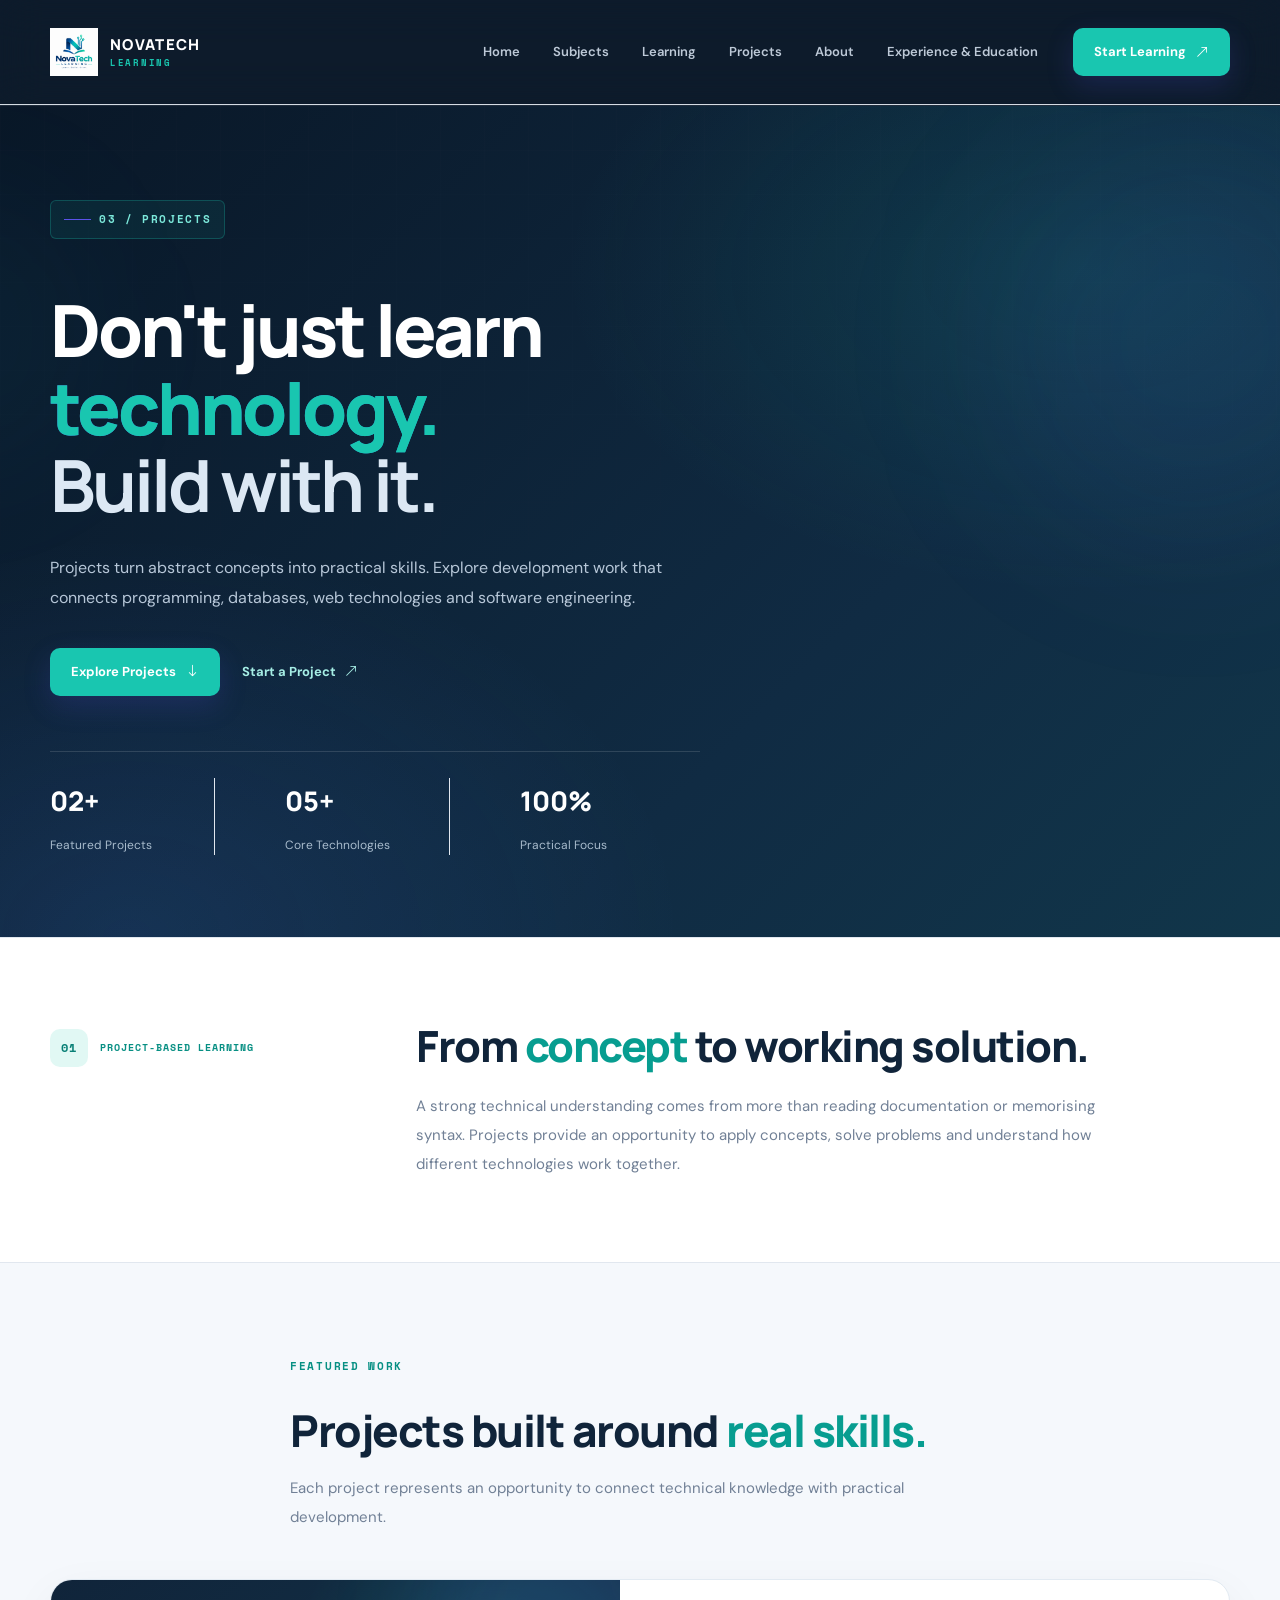
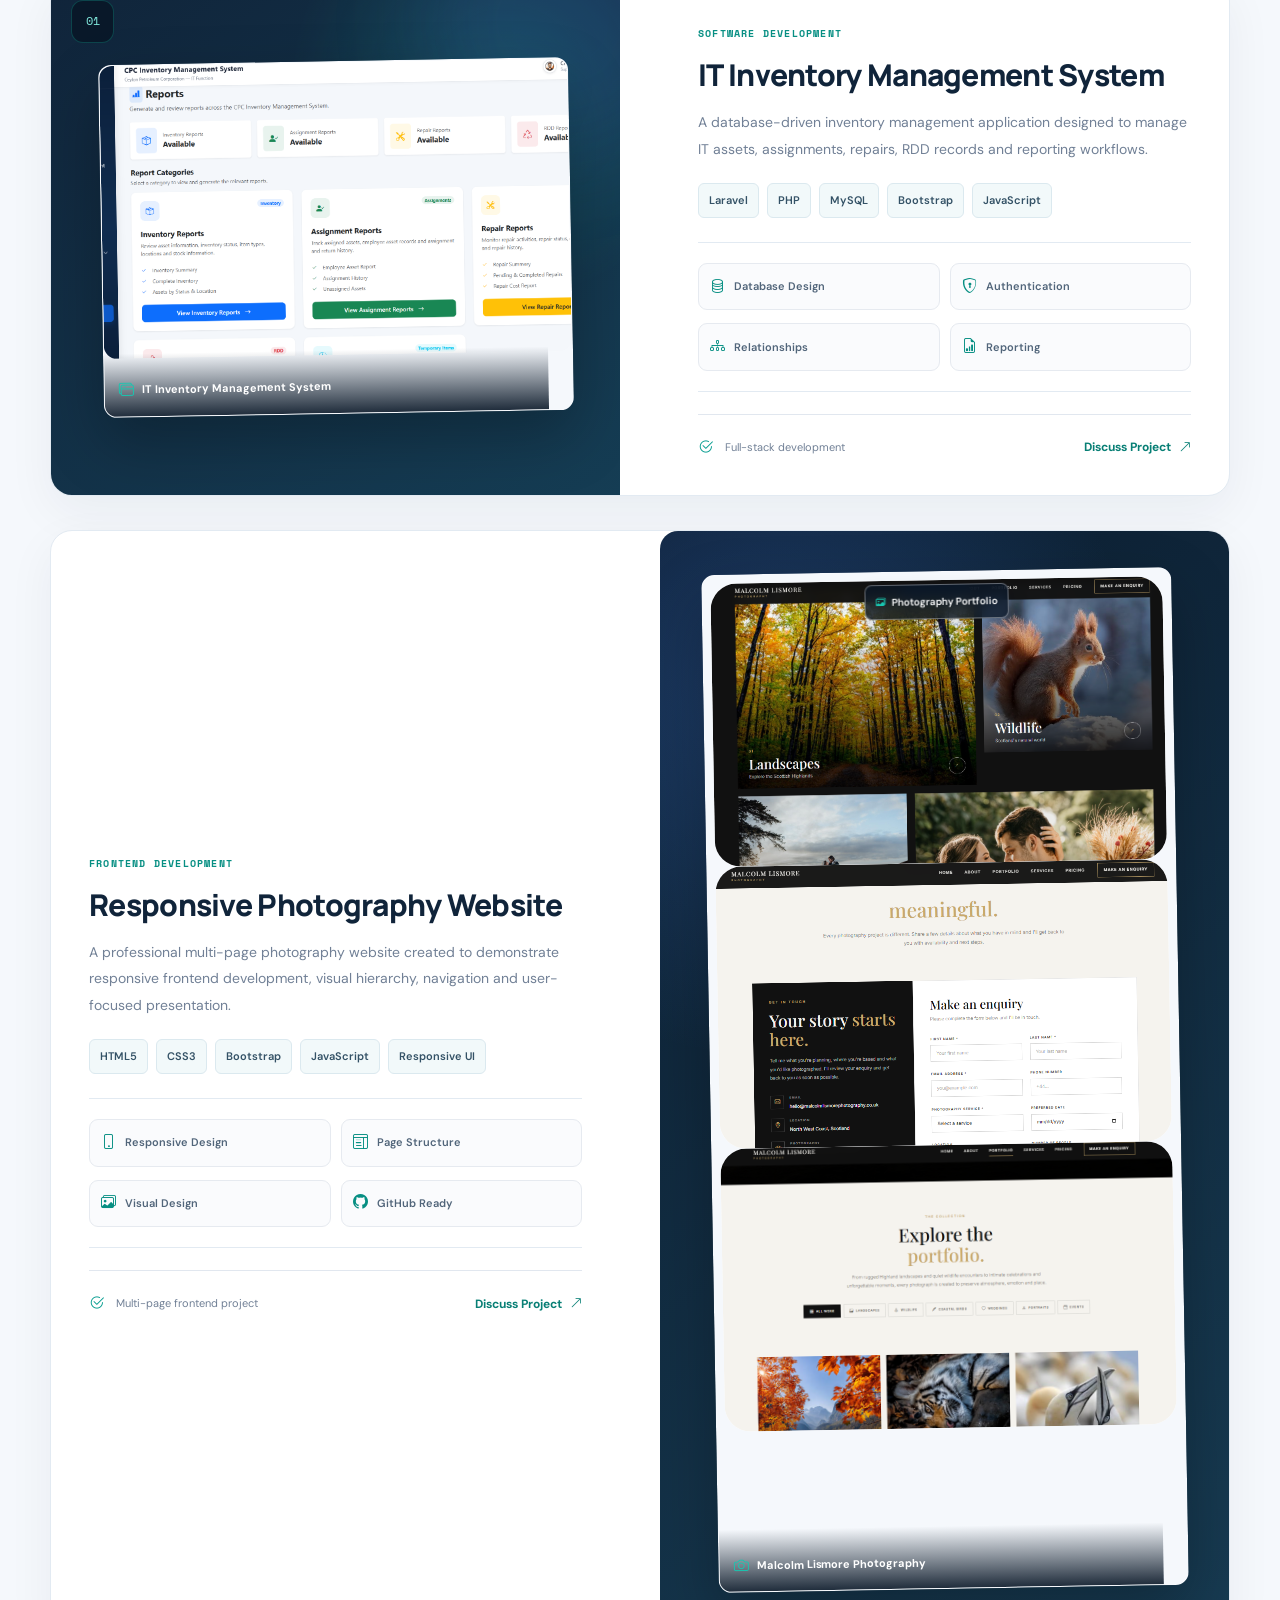
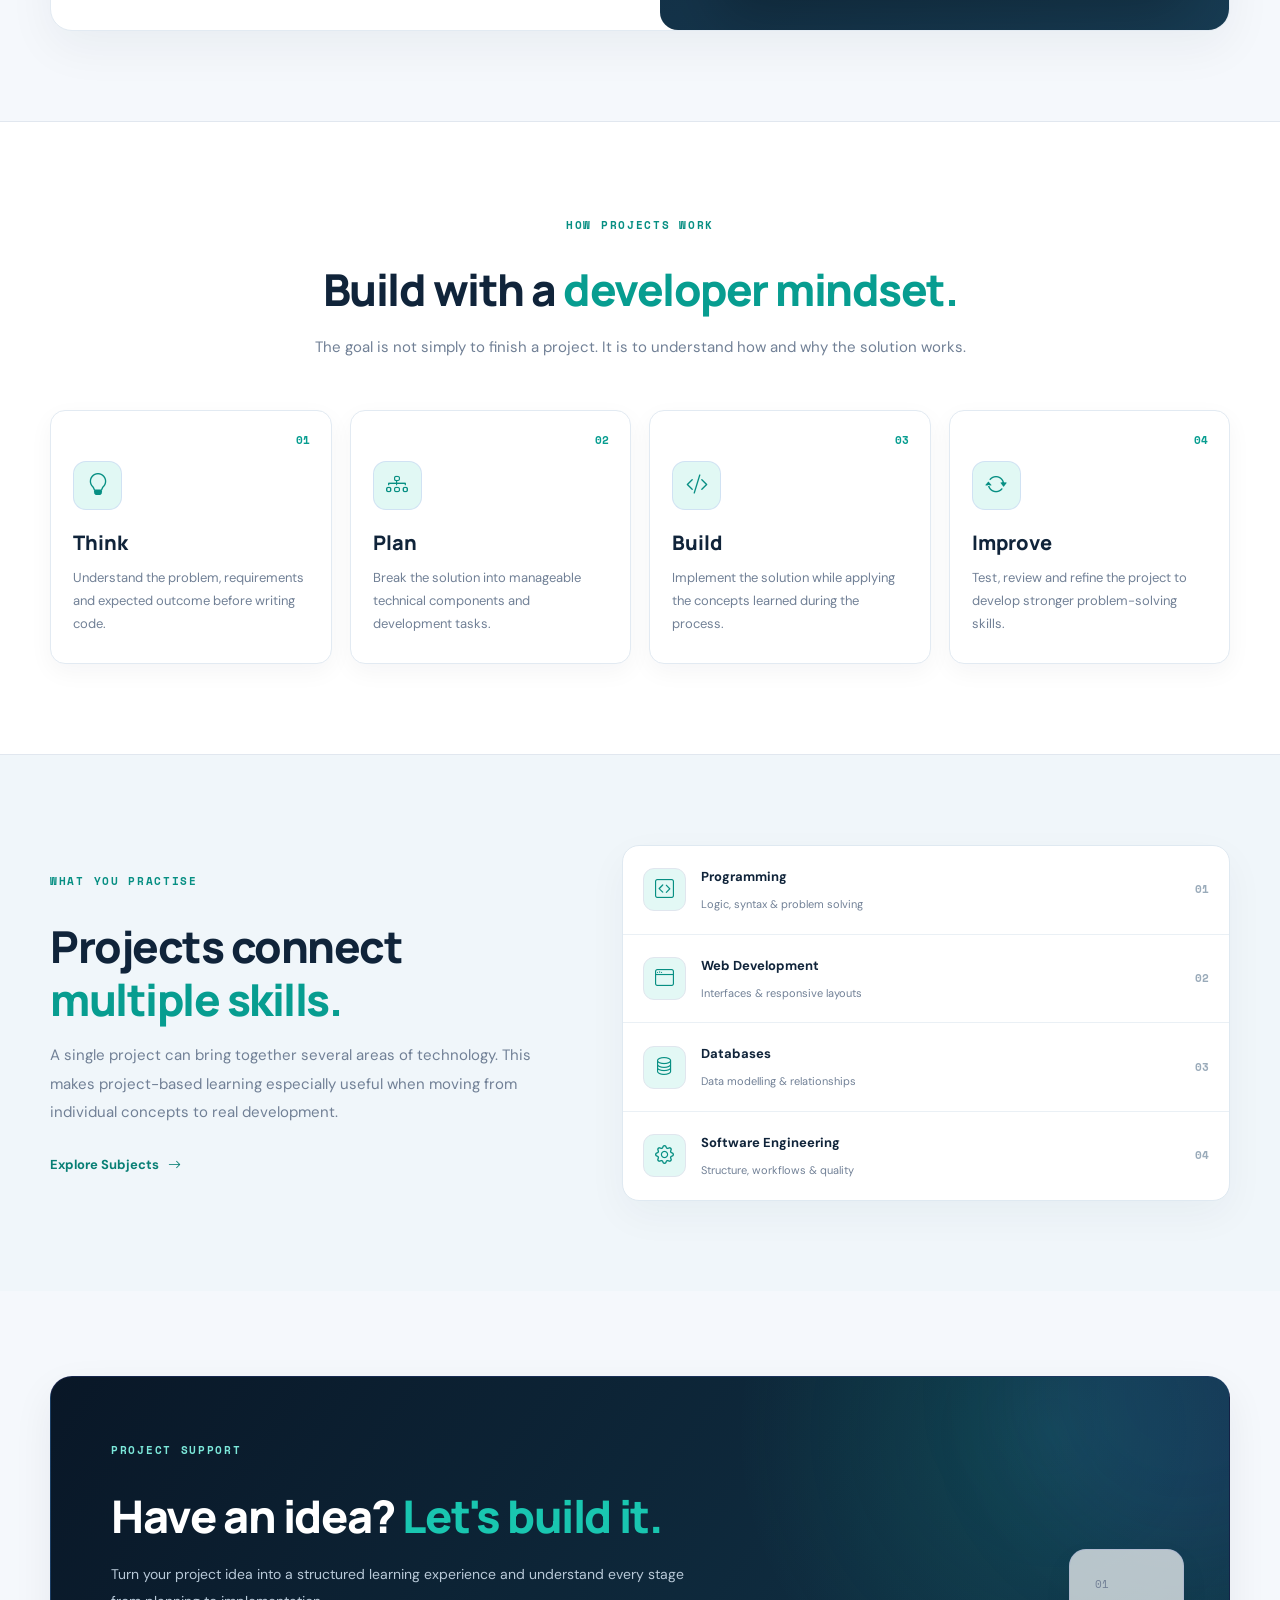
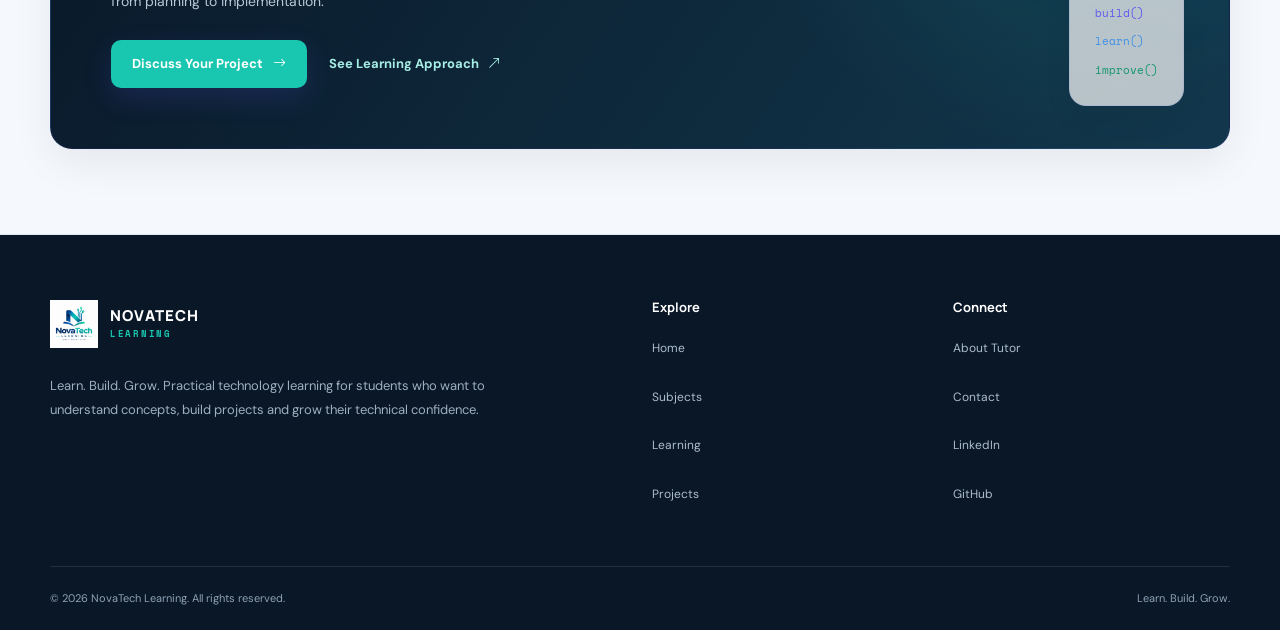
<file: pages/projects.html>
<!DOCTYPE html>
<html lang="en">

<head>
    <meta charset="UTF-8">
    <meta name="viewport" content="width=device-width, initial-scale=1.0">

    <title>Projects | NovaTech Learning</title>

    <meta name="description"
        content="Explore practical software development projects and learn programming, web development, databases and software engineering with NovaTech Learning.">

    <meta name="theme-color" content="#10243a">

    <link rel="preconnect" href="https://fonts.googleapis.com">
    <link rel="preconnect" href="https://fonts.gstatic.com" crossorigin>

    <link
        href="https://fonts.googleapis.com/css2?family=DM+Sans:wght@400;500;600;700&family=Manrope:wght@400;500;600;700;800&family=Space+Mono:wght@400;700&display=swap"
        rel="stylesheet">

    <link href="https://cdn.jsdelivr.net/npm/bootstrap@5.3.3/dist/css/bootstrap.min.css"
        rel="stylesheet">

    <link href="https://cdn.jsdelivr.net/npm/bootstrap-icons@1.11.3/font/bootstrap-icons.css"
        rel="stylesheet">

    <link rel="stylesheet" href="../assets/css/style.css">
    <link rel="stylesheet" href="../assets/css/responsive.css">
    <link rel="stylesheet" href="../assets/css/pages.css">

    <style>
        :root {
            --project-navy: #10243a;
            --project-navy-dark: #091727;
            --project-teal: #19c6b0;
            --project-blue: #4c8dff;
            --project-bg: #f5f8fc;
            --project-white: #ffffff;
            --project-text: #24364b;
            --project-muted: #718096;
            --project-border: #e2eaf2;
        }

        /* NovaTech Learning logo */

        .projects-page .inner-brand {
            display: inline-flex;
            align-items: center;
            gap: 12px;
            flex-shrink: 0;
            text-decoration: none;
        }

        .projects-page .inner-brand-logo {
            display: block;
            width: 48px;
            height: 48px;
            flex-shrink: 0;
            object-fit: contain;
        }

        .projects-page .inner-brand-text {
            display: flex;
            flex-direction: column;
            gap: 3px;
            line-height: 1.15;
        }

        .projects-page .inner-brand-name {
            color: #ffffff;
            font-family: "Manrope", sans-serif;
            font-size: 15px;
            font-weight: 800;
            letter-spacing: 1.3px;
        }

        .projects-page .inner-brand-subtitle {
            margin-top: 2px;
            color: var(--project-teal);
            font-family: "Space Mono", monospace;
            font-size: 9px;
            font-weight: 700;
            letter-spacing: 1.7px;
        }

        .projects-page .inner-footer-brand-link {
            display: inline-flex;
            align-items: center;
            gap: 12px;
            margin-bottom: 10px;
            color: #ffffff;
            text-decoration: none;
        }

        .projects-page .inner-footer-brand-logo {
            display: block;
            width: 48px;
            height: 48px;
            flex-shrink: 0;
            object-fit: contain;
        }

        .projects-page .inner-footer-brand-text {
            display: flex;
            flex-direction: column;
            gap: 4px;
            font-family: "Manrope", sans-serif;
            font-size: 15px;
            font-weight: 800;
            letter-spacing: 1.2px;
            line-height: 1.2;
        }

        .projects-page .inner-footer-brand-text span {
            color: var(--project-teal);
            font-family: "Space Mono", monospace;
            font-size: 9px;
            font-weight: 700;
            letter-spacing: 1.7px;
        }

        .projects-page {
            background: var(--project-bg);
            color: var(--project-text);
            overflow-x: clip;
        }

        .projects-page .inner-container {
            width: min(1180px, calc(100% - 40px));
            margin-inline: auto;
        }

        /* Navigation */

        .projects-page .inner-site-header {
            position: relative;
            z-index: 100;
            background: rgba(9, 23, 39, 0.98);
            border-bottom: 1px solid rgba(255, 255, 255, 0.08);
        }

        .projects-page .inner-navbar {
            min-height: 82px;
            padding-block: 14px;
            background: transparent;
        }

        .projects-page .inner-navbar > .inner-container {
            display: flex;
            flex-wrap: wrap;
            align-items: center;
        }

        .projects-page .inner-navbar .navbar-nav {
            gap: 5px;
        }

        .projects-page .inner-navbar .nav-link {
            padding: 10px 13px;
            color: #bdc9d7;
            font-size: 13px;
            font-weight: 600;
            transition: color 0.2s ease;
        }

        .projects-page .inner-navbar .nav-link:hover,
        .projects-page .inner-navbar .nav-link.active {
            color: var(--project-teal);
        }

        .projects-page .inner-toggler {
            padding: 6px 10px;
            border: 1px solid rgba(255, 255, 255, 0.22);
            border-radius: 10px;
            box-shadow: none;
        }

        .projects-page .inner-toggler i {
            color: #ffffff;
            font-size: 26px;
        }

        .projects-page .inner-btn {
            min-height: 46px;
            display: inline-flex;
            align-items: center;
            justify-content: center;
            gap: 10px;
            padding: 12px 20px;
            border: 1px solid transparent;
            border-radius: 10px;
            font-size: 13px;
            font-weight: 700;
            text-decoration: none;
            transition: transform 0.2s ease, background 0.2s ease;
        }

        .projects-page .inner-btn:hover {
            transform: translateY(-2px);
        }

        .projects-page .inner-btn-primary {
            background: var(--project-teal);
            color: var(--project-navy-dark);
        }

        .projects-page .inner-btn-primary:hover {
            background: #64dfd0;
            color: var(--project-navy-dark);
        }

        /* Shared headings */

        .projects-page .inner-label,
        .projects-page .inner-kicker {
            color: #078f83;
            font-family: "Space Mono", monospace;
            font-size: 11px;
            font-weight: 700;
            letter-spacing: 1.7px;
            text-transform: uppercase;
        }

        .projects-page .section-heading-modern {
            max-width: 700px;
            margin: 0 auto 48px;
        }

        .projects-page .section-heading-modern h2,
        .projects-page .project-skills-content h2 {
            margin-top: 17px;
            color: var(--project-navy);
            font-family: "Manrope", sans-serif;
            font-size: clamp(30px, 4vw, 44px);
            font-weight: 800;
            letter-spacing: -1.5px;
            line-height: 1.2;
        }

        .projects-page .section-heading-modern h2 span,
        .projects-page .project-skills-content h2 span {
            color: #079d90;
        }

        .projects-page .section-heading-modern > p,
        .projects-page .project-skills-content > p {
            margin-top: 16px;
            color: var(--project-muted);
            font-size: 15px;
            line-height: 1.9;
        }

        .projects-page .centered-heading {
            text-align: center;
        }

        /* Hero */

        .projects-page .projects-hero {
            position: relative;
            isolation: isolate;
            overflow: hidden;
            padding: 94px 0 82px;
            background:
                radial-gradient(ellipse at 85% 20%, rgba(25, 198, 176, 0.13), transparent 34%),
                radial-gradient(ellipse at 10% 100%, rgba(76, 141, 255, 0.13), transparent 34%),
                linear-gradient(135deg, #091727, #102b43 65%, #11364a);
        }

        .projects-page .projects-hero::before {
            position: absolute;
            z-index: -1;
            top: 40px;
            right: -110px;
            width: 390px;
            height: 390px;
            border: 1px solid rgba(25, 198, 176, 0.16);
            border-radius: 50%;
            content: "";
        }

        .projects-page .projects-hero::after {
            position: absolute;
            z-index: -1;
            top: 90px;
            right: -50px;
            width: 270px;
            height: 270px;
            border: 1px solid rgba(25, 198, 176, 0.12);
            border-radius: 50%;
            content: "";
        }

        .projects-page .projects-hero-grid {
            position: absolute;
            z-index: -1;
            inset: 0;
            background-image:
                linear-gradient(rgba(255, 255, 255, 0.025) 1px, transparent 1px),
                linear-gradient(90deg, rgba(255, 255, 255, 0.025) 1px, transparent 1px);
            background-size: 44px 44px;
            mask-image: linear-gradient(to bottom, black, transparent 90%);
            pointer-events: none;
        }

        .projects-page .projects-hero-content {
            position: relative;
            max-width: 820px;
        }

        .projects-page .projects-hero .inner-kicker {
            display: inline-flex;
            align-items: center;
            gap: 8px;
            padding: 9px 13px;
            border: 1px solid rgba(25, 198, 176, 0.25);
            border-radius: 6px;
            background: rgba(25, 198, 176, 0.08);
            color: #7ce8da;
        }

        .projects-page .projects-hero-title {
            margin: 28px 0 22px;
            color: #ffffff;
            font-family: "Manrope", sans-serif;
            font-size: clamp(42px, 6vw, 72px);
            font-weight: 800;
            letter-spacing: -3px;
            line-height: 1.08;
        }

        .projects-page .projects-hero-title > span {
            color: var(--project-teal);
        }

        .projects-page .projects-hero-title strong {
            color: #dce8f4;
            font-weight: 700;
        }

        .projects-page .projects-hero-description {
            max-width: 640px;
            margin-bottom: 28px;
            color: #b7c7d8;
            font-size: 16px;
            line-height: 1.9;
        }

        .projects-page .projects-hero-actions,
        .projects-page .projects-cta-actions {
            display: flex;
            flex-wrap: wrap;
            align-items: center;
            gap: 22px;
        }

        .projects-page .projects-text-link {
            display: inline-flex;
            align-items: center;
            gap: 9px;
            color: #087f75;
            font-size: 13px;
            font-weight: 700;
            text-decoration: none;
            transition: gap 0.2s ease, color 0.2s ease;
        }

        .projects-page .projects-text-link:hover {
            gap: 14px;
            color: #05645d;
        }

        .projects-page .projects-hero .projects-text-link,
        .projects-page .projects-cta .projects-text-link {
            color: #a6eee5;
        }

        .projects-page .projects-hero-stats {
            display: flex;
            flex-wrap: wrap;
            gap: 42px;
            margin-top: 55px;
            padding-top: 26px;
            border-top: 1px solid rgba(255, 255, 255, 0.13);
        }

        .projects-page .projects-stat {
            display: flex;
            flex-direction: column;
            gap: 7px;
        }

        .projects-page .projects-stat strong {
            color: #ffffff;
            font-family: "Manrope", sans-serif;
            font-size: 27px;
            font-weight: 800;
        }

        .projects-page .projects-stat span {
            color: #a8bbcc;
            font-size: 12px;
        }

        /* Project introduction */

        .projects-page .projects-intro-section {
            padding: 82px 0;
            background: #ffffff;
        }

        .projects-page .projects-intro-layout {
            display: grid;
            grid-template-columns: 0.7fr 1.8fr;
            gap: 50px;
            align-items: start;
        }

        .projects-page .projects-intro-label {
            display: flex;
            align-items: center;
            gap: 12px;
            padding-top: 9px;
            color: #078f83;
            font-family: "Space Mono", monospace;
            font-size: 10px;
            font-weight: 700;
            letter-spacing: 1px;
            line-height: 1.8;
        }

        .projects-page .projects-intro-label span {
            display: grid;
            width: 38px;
            height: 38px;
            flex-shrink: 0;
            place-items: center;
            border-radius: 10px;
            background: #e1f8f4;
            color: #087f75;
            font-size: 12px;
        }

        .projects-page .projects-intro-content h2 {
            color: var(--project-navy);
            font-family: "Manrope", sans-serif;
            font-size: clamp(30px, 4vw, 43px);
            font-weight: 800;
            letter-spacing: -1.5px;
            line-height: 1.2;
        }

        .projects-page .projects-intro-content h2 span {
            color: #079d90;
        }

        .projects-page .projects-intro-content p {
            max-width: 750px;
            margin-top: 20px;
            color: var(--project-muted);
            font-size: 15px;
            line-height: 1.95;
        }

        /* Featured projects */

        .projects-page .featured-projects-section {
            padding: 90px 0;
            background: var(--project-bg);
        }

        .projects-page .modern-project-card {
            position: relative;
            display: grid;
            grid-template-columns: 1fr 1fr;
            align-items: stretch;
            margin-bottom: 34px;
            overflow: hidden;
            border: 1px solid var(--project-border);
            border-radius: 22px;
            background: #ffffff;
            box-shadow: 0 16px 48px rgba(16, 36, 58, 0.055);
        }

        .projects-page .modern-project-card:last-child {
            margin-bottom: 0;
        }

        .projects-page .modern-project-number {
            position: absolute;
            z-index: 2;
            top: 20px;
            left: 20px;
            display: grid;
            width: 43px;
            height: 43px;
            place-items: center;
            border: 1px solid rgba(25, 198, 176, 0.25);
            border-radius: 12px;
            background: rgba(9, 23, 39, 0.88);
            color: #80e8dc;
            font-family: "Space Mono", monospace;
            font-size: 12px;
        }

        .projects-page .modern-project-visual {
            display: grid;
            min-width: 0;
            min-height: 420px;
            place-items: center;
            padding: 40px;
            overflow: hidden;
            background:
                radial-gradient(circle at 80% 20%, rgba(25, 198, 176, 0.22), transparent 35%),
                linear-gradient(145deg, #10243a, #153d54);
        }

        .projects-page .reverse-project .modern-project-visual {
            order: 2;
            background:
                radial-gradient(circle at 20% 15%, rgba(76, 141, 255, 0.25), transparent 35%),
                linear-gradient(145deg, #0c1d30, #173b52);
        }

        .projects-page .reverse-project .modern-project-content {
            order: 1;
        }

        .projects-page .project-image-wrapper {
            position: relative;
            width: 100%;
            max-width: 470px;
            overflow: hidden;
            border: 1px solid rgba(255, 255, 255, 0.16);
            border-radius: 13px;
            background: #f5f8fc;
            box-shadow: 0 25px 60px rgba(0, 0, 0, 0.25);
            transform: rotate(-1deg);
        }

        .projects-page .project-screenshot {
            display: block;
            width: 100%;
            height: auto;
            aspect-ratio: 16 / 10;
            object-fit: cover;
            object-position: top center;
            transition: transform 0.4s ease;
        }

        .projects-page .project-image-wrapper:hover .project-screenshot {
            transform: scale(1.04);
        }

        .projects-page .project-image-overlay {
            position: absolute;
            right: 0;
            bottom: 0;
            left: 0;
            padding: 24px 14px 13px;
            background: linear-gradient(transparent, rgba(9, 23, 39, 0.9));
            color: #ffffff;
            font-size: 11px;
            font-weight: 700;
        }

        .projects-page .project-image-overlay span {
            display: flex;
            align-items: center;
            gap: 8px;
        }

        .projects-page .project-image-overlay i {
            color: var(--project-teal);
            font-size: 15px;
        }

        .projects-page .photo-image-badge {
            position: absolute;
            top: 12px;
            right: 12px;
            display: flex;
            align-items: center;
            gap: 6px;
            padding: 8px 10px;
            border: 1px solid rgba(255, 255, 255, 0.35);
            border-radius: 7px;
            background: rgba(9, 23, 39, 0.78);
            color: #ffffff;
            font-size: 10px;
            font-weight: 600;
            backdrop-filter: blur(8px);
        }

        .projects-page .photo-image-badge i {
            color: var(--project-teal);
        }

        .projects-page .modern-project-content {
            min-width: 0;
            padding: 45px 38px 35px;
        }

        .projects-page .project-category {
            margin-bottom: 13px;
            color: #078f83;
            font-family: "Space Mono", monospace;
            font-size: 10px;
            font-weight: 700;
            letter-spacing: 1.2px;
        }

        .projects-page .modern-project-content h3 {
            margin-bottom: 15px;
            color: var(--project-navy);
            font-family: "Manrope", sans-serif;
            font-size: clamp(23px, 2.5vw, 30px);
            font-weight: 800;
            letter-spacing: -0.7px;
            line-height: 1.3;
        }

        .projects-page .modern-project-content > p {
            color: var(--project-muted);
            font-size: 14px;
            line-height: 1.9;
        }

        .projects-page .project-tech-modern {
            display: flex;
            flex-wrap: wrap;
            gap: 8px;
            margin: 21px 0;
        }

        .projects-page .project-tech-modern span {
            padding: 7px 10px;
            border: 1px solid #dbe9ef;
            border-radius: 6px;
            background: #f2f9fa;
            color: #345266;
            font-size: 11px;
            font-weight: 600;
        }

        .projects-page .project-learning-grid {
            display: grid;
            grid-template-columns: repeat(2, minmax(0, 1fr));
            gap: 13px 10px;
            padding: 20px 0;
            border-top: 1px solid var(--project-border);
            border-bottom: 1px solid var(--project-border);
        }

        .projects-page .project-learning-grid > div {
            display: flex;
            align-items: center;
            gap: 9px;
            color: #51657a;
            font-size: 11px;
            font-weight: 600;
        }

        .projects-page .project-learning-grid i {
            color: #078f83;
            font-size: 15px;
        }

        .projects-page .modern-project-footer {
            display: flex;
            flex-wrap: wrap;
            align-items: center;
            justify-content: space-between;
            gap: 16px;
            margin-top: 22px;
        }

        .projects-page .modern-project-footer > span {
            display: flex;
            align-items: center;
            gap: 7px;
            color: var(--project-muted);
            font-size: 11px;
        }

        .projects-page .modern-project-footer > span i {
            color: #079d90;
            font-size: 15px;
        }

        .projects-page .modern-project-footer > a {
            display: inline-flex;
            align-items: center;
            gap: 8px;
            color: #087f75;
            font-size: 12px;
            font-weight: 700;
            text-decoration: none;
        }

        /* Project process */

        .projects-page .project-process-section {
            padding: 90px 0;
            background: #ffffff;
        }

        .projects-page .project-process-grid {
            display: grid;
            grid-template-columns: repeat(4, minmax(0, 1fr));
            gap: 18px;
        }

        .projects-page .process-card {
            position: relative;
            min-width: 0;
            padding: 27px 22px;
            border: 1px solid var(--project-border);
            border-radius: 15px;
            background: #ffffff;
            transition: transform 0.25s ease, box-shadow 0.25s ease;
        }

        .projects-page .process-card:hover {
            transform: translateY(-5px);
            box-shadow: 0 16px 34px rgba(16, 36, 58, 0.08);
        }

        .projects-page .process-number {
            color: #079d90;
            font-family: "Space Mono", monospace;
            font-size: 11px;
            font-weight: 700;
        }

        .projects-page .process-icon {
            display: grid;
            width: 49px;
            height: 49px;
            margin: 23px 0 19px;
            place-items: center;
            border-radius: 13px;
            background: #e1f8f4;
            color: #078f83;
            font-size: 22px;
        }

        .projects-page .process-card h3 {
            color: var(--project-navy);
            font-family: "Manrope", sans-serif;
            font-size: 20px;
            font-weight: 800;
        }

        .projects-page .process-card p {
            margin-bottom: 0;
            color: var(--project-muted);
            font-size: 13px;
            line-height: 1.8;
        }

        /* Skills section */

        .projects-page .project-skills-section {
            padding: 90px 0;
            background: #f0f6fa;
        }

        .projects-page .project-skills-layout {
            display: grid;
            grid-template-columns: 0.9fr 1.1fr;
            gap: 75px;
            align-items: center;
        }

        .projects-page .project-skills-content h2 {
            margin-bottom: 0;
        }

        .projects-page .project-skills-content > p {
            margin-bottom: 25px;
        }

        .projects-page .project-skills-list {
            overflow: hidden;
            border: 1px solid #dfe9f1;
            border-radius: 17px;
            background: #ffffff;
            box-shadow: 0 14px 40px rgba(16, 36, 58, 0.045);
        }

        .projects-page .skill-row {
            display: flex;
            align-items: center;
            gap: 15px;
            padding: 20px;
            border-bottom: 1px solid #eaf0f5;
        }

        .projects-page .skill-row:last-child {
            border-bottom: 0;
        }

        .projects-page .skill-row-icon {
            display: grid;
            width: 43px;
            height: 43px;
            flex-shrink: 0;
            place-items: center;
            border-radius: 11px;
            background: #e3f8f5;
            color: #078f83;
            font-size: 19px;
        }

        .projects-page .skill-row > div:nth-child(2) {
            display: flex;
            min-width: 0;
            flex: 1;
            flex-direction: column;
            gap: 5px;
        }

        .projects-page .skill-row strong {
            color: var(--project-navy);
            font-size: 13px;
            font-weight: 700;
        }

        .projects-page .skill-row > div:nth-child(2) span {
            color: var(--project-muted);
            font-size: 11px;
            line-height: 1.6;
        }

        .projects-page .skill-row > b {
            color: #9aabba;
            font-family: "Space Mono", monospace;
            font-size: 11px;
        }

        /* Call to action */

        .projects-page .projects-cta-section {
            padding: 85px 0;
            background: var(--project-bg);
        }

        .projects-page .projects-cta {
            position: relative;
            display: flex;
            min-height: 330px;
            align-items: center;
            overflow: hidden;
            padding: 60px;
            border-radius: 22px;
            background:
                radial-gradient(circle at 85% 15%, rgba(25, 198, 176, 0.16), transparent 30%),
                linear-gradient(125deg, #091727, #12374c);
        }

        .projects-page .projects-cta-decoration {
            position: absolute;
            top: -80px;
            right: 40px;
            display: flex;
            gap: 15px;
            opacity: 0.25;
            transform: rotate(35deg);
        }

        .projects-page .projects-cta-decoration span {
            width: 35px;
            height: 360px;
            border: 1px solid #62dacc;
            border-radius: 30px;
        }

        .projects-page .projects-cta-content {
            position: relative;
            z-index: 1;
            max-width: 650px;
        }

        .projects-page .projects-cta .inner-label {
            color: #7ce8da;
        }

        .projects-page .projects-cta h2 {
            margin: 18px 0;
            color: #ffffff;
            font-family: "Manrope", sans-serif;
            font-size: clamp(30px, 4vw, 45px);
            font-weight: 800;
            letter-spacing: -1.4px;
            line-height: 1.2;
        }

        .projects-page .projects-cta h2 span {
            color: var(--project-teal);
        }

        .projects-page .projects-cta p {
            max-width: 580px;
            margin-bottom: 25px;
            color: #b8c9d8;
            font-size: 14px;
            line-height: 1.9;
        }

        .projects-page .projects-cta-code {
            position: absolute;
            right: 45px;
            bottom: 42px;
            display: flex;
            flex-direction: column;
            gap: 10px;
            color: rgba(151, 232, 221, 0.45);
            font-family: "Space Mono", monospace;
            font-size: 11px;
        }

        /* Footer */

        .projects-page .inner-footer {
            padding: 65px 0 0;
            background: var(--project-navy-dark);
            color: #afbdcc;
        }

        .projects-page .inner-footer p {
            max-width: 440px;
            color: #9eafbf;
            font-size: 13px;
            line-height: 1.9;
        }

        .projects-page .inner-footer h5 {
            margin-bottom: 20px;
            color: #ffffff;
            font-size: 13px;
            font-weight: 700;
        }

        .projects-page .inner-footer-links {
            display: flex;
            flex-direction: column;
            gap: 13px;
            margin: 0;
            padding: 0;
            list-style: none;
        }

        .projects-page .inner-footer-links a {
            color: #aebdcb;
            font-size: 12px;
            text-decoration: none;
            transition: color 0.2s ease;
        }

        .projects-page .inner-footer-links a:hover {
            color: var(--project-teal);
        }

        .projects-page .inner-footer-bottom {
            display: flex;
            flex-wrap: wrap;
            justify-content: space-between;
            gap: 12px;
            margin-top: 50px;
            padding: 22px 0;
            border-top: 1px solid rgba(255, 255, 255, 0.1);
            color: #8fa2b4;
            font-size: 11px;
        }

        /* Responsive */

        @media (max-width: 991.98px) {
            .projects-page .inner-navbar .navbar-collapse {
                flex-basis: 100%;
                width: 100%;
                margin-top: 14px;
                padding: 15px;
                border: 1px solid rgba(255, 255, 255, 0.1);
                border-radius: 12px;
                background: #0c1d30;
            }

            .projects-page .inner-navbar .navbar-nav {
                align-items: stretch !important;
            }

            .projects-page .inner-navbar .nav-link {
                padding: 12px;
            }

            .projects-page .inner-navbar .nav-item.ms-lg-3 {
                margin: 8px 0 0 !important;
            }

            .projects-page .inner-navbar .inner-btn {
                width: 100%;
            }

            .projects-page .projects-hero {
                padding: 75px 0 65px;
            }

            .projects-page .modern-project-card {
                grid-template-columns: 1fr;
            }

            .projects-page .modern-project-visual,
            .projects-page .reverse-project .modern-project-visual {
                min-height: 340px;
                order: 0;
            }

            .projects-page .modern-project-content,
            .projects-page .reverse-project .modern-project-content {
                order: 1;
            }

            .projects-page .project-process-grid {
                grid-template-columns: repeat(2, minmax(0, 1fr));
            }

            .projects-page .project-skills-layout {
                grid-template-columns: 1fr;
                gap: 35px;
            }

            .projects-page .projects-cta {
                padding: 45px;
            }
        }

        @media (max-width: 767.98px) {
            .projects-page .inner-container {
                width: min(100% - 32px, 600px);
            }

            .projects-page .projects-hero {
                padding: 62px 0 52px;
            }

            .projects-page .projects-hero-title {
                font-size: clamp(39px, 10vw, 57px);
                letter-spacing: -2px;
            }

            .projects-page .projects-hero-description {
                font-size: 14px;
            }

            .projects-page .projects-hero-stats {
                gap: 24px;
                margin-top: 38px;
            }

            .projects-page .projects-stat strong {
                font-size: 23px;
            }

            .projects-page .projects-stat span {
                max-width: 100px;
                line-height: 1.5;
            }

            .projects-page .projects-intro-section,
            .projects-page .featured-projects-section,
            .projects-page .project-process-section,
            .projects-page .project-skills-section {
                padding: 62px 0;
            }

            .projects-page .projects-intro-layout {
                grid-template-columns: 1fr;
                gap: 23px;
            }

            .projects-page .section-heading-modern {
                margin-bottom: 32px;
            }

            .projects-page .modern-project-visual,
            .projects-page .reverse-project .modern-project-visual {
                min-height: 285px;
                padding: 28px 18px;
            }

            .projects-page .modern-project-content {
                padding: 30px 23px;
            }

            .projects-page .project-process-grid {
                gap: 13px;
            }

            .projects-page .process-card {
                padding: 22px 17px;
            }

            .projects-page .projects-cta-section {
                padding: 62px 0;
            }

            .projects-page .projects-cta {
                padding: 36px 26px;
            }

            .projects-page .projects-cta-code {
                display: none;
            }

            .projects-page .inner-footer {
                padding-top: 48px;
            }
        }

        @media (max-width: 480px) {
            .projects-page .inner-brand {
                gap: 9px;
            }

            .projects-page .inner-brand-logo {
                width: 40px;
                height: 40px;
            }

            .projects-page .inner-brand-name {
                font-size: 13px;
            }

            .projects-page .inner-brand-subtitle {
                font-size: 8px;
                letter-spacing: 1.3px;
            }

            .projects-page .projects-hero-title {
                font-size: 39px;
            }

            .projects-page .projects-hero-actions {
                align-items: stretch;
                flex-direction: column;
                gap: 17px;
            }

            .projects-page .projects-hero-actions .inner-btn {
                width: 100%;
            }

            .projects-page .projects-hero-stats {
                display: grid;
                grid-template-columns: repeat(3, minmax(0, 1fr));
                gap: 12px;
            }

            .projects-page .projects-stat strong {
                font-size: 21px;
            }

            .projects-page .projects-stat span {
                font-size: 10px;
            }

            .projects-page .modern-project-visual,
            .projects-page .reverse-project .modern-project-visual {
                min-height: 245px;
                padding: 20px 12px;
            }

            .projects-page .modern-project-content {
                padding: 26px 18px;
            }

            .projects-page .project-learning-grid {
                grid-template-columns: 1fr;
            }

            .projects-page .modern-project-footer {
                align-items: flex-start;
                flex-direction: column;
            }

            .projects-page .project-process-grid {
                grid-template-columns: 1fr;
            }

            .projects-page .process-card {
                padding: 24px;
            }

            .projects-page .projects-cta {
                padding: 32px 20px;
                border-radius: 16px;
            }

            .projects-page .projects-cta-actions {
                align-items: flex-start;
                flex-direction: column;
                gap: 18px;
            }

            .projects-page .projects-cta-actions .inner-btn {
                width: 100%;
            }

            .projects-page .inner-footer-bottom {
                flex-direction: column;
            }
        }

        @media (prefers-reduced-motion: reduce) {
            .projects-page *,
            .projects-page *::before,
            .projects-page *::after {
                scroll-behavior: auto !important;
                animation-duration: 0.01ms !important;
                animation-iteration-count: 1 !important;
                transition-duration: 0.01ms !important;
            }
        }
    </style>
</head>

<body class="inner-page light-page projects-page">

    <!-- NAVIGATION -->
    <header class="inner-site-header">
        <nav class="navbar navbar-expand-lg inner-navbar">
            <div class="container inner-container">

                <!-- NovaTech Learning logo -->
                <a href="../index.html"
                    class="inner-brand"
                    aria-label="NovaTech Learning Home">

                    <img
                        src="../assets/images/novatech-logo.png"
                        alt="NovaTech Learning logo"
                        class="inner-brand-logo">

                    <span class="inner-brand-text">
                        <span class="inner-brand-name">NOVATECH</span>
                        <span class="inner-brand-subtitle">LEARNING</span>
                    </span>
                </a>

                <button class="navbar-toggler inner-toggler"
                    type="button"
                    data-bs-toggle="collapse"
                    data-bs-target="#mainNavigation"
                    aria-controls="mainNavigation"
                    aria-expanded="false"
                    aria-label="Toggle navigation">

                    <i class="bi bi-list"></i>
                </button>

                <div class="collapse navbar-collapse" id="mainNavigation">
                    <ul class="navbar-nav ms-auto align-items-lg-center">

                        <li class="nav-item">
                            <a class="nav-link" href="../index.html">Home</a>
                        </li>

                        <li class="nav-item">
                            <a class="nav-link" href="subjects.html">Subjects</a>
                        </li>

                        <li class="nav-item">
                            <a class="nav-link" href="learning.html">Learning</a>
                        </li>

                        <li class="nav-item">
                            <a class="nav-link active"
                                href="projects.html"
                                aria-current="page">Projects</a>
                        </li>

                        <li class="nav-item">
                            <a class="nav-link" href="about.html">About</a>
                        </li>
                        <li class="nav-item">
                            <a class="nav-link"
                               href="experience-education.html">Experience & Education</a>
                        </li>

                        <li class="nav-item ms-lg-3">
                            <a href="contact.html" class="inner-btn inner-btn-primary">
                                Start Learning
                                <i class="bi bi-arrow-up-right"></i>
                            </a>
                        </li>

                    </ul>
                </div>

            </div>
        </nav>
    </header>

    <main>

        <!-- HERO -->
        <section class="projects-hero">
            <div class="projects-hero-grid"></div>

            <div class="container inner-container">
                <div class="projects-hero-content">

                    <div class="inner-kicker">
                        <span>03 /</span> PROJECTS
                    </div>

                    <h1 class="projects-hero-title">
                        Don't just learn
                        <span>technology.</span>
                        <br>
                        <strong>Build with it.</strong>
                    </h1>

                    <p class="projects-hero-description">
                        Projects turn abstract concepts into practical
                        skills. Explore development work that connects
                        programming, databases, web technologies and
                        software engineering.
                    </p>

                    <div class="projects-hero-actions">
                        <a href="#featured-projects" class="inner-btn inner-btn-primary">
                            Explore Projects
                            <i class="bi bi-arrow-down"></i>
                        </a>

                        <a href="contact.html" class="projects-text-link">
                            Start a Project
                            <i class="bi bi-arrow-up-right"></i>
                        </a>
                    </div>

                    <div class="projects-hero-stats">
                        <div class="projects-stat">
                            <strong>02+</strong>
                            <span>Featured Projects</span>
                        </div>

                        <div class="projects-stat">
                            <strong>05+</strong>
                            <span>Core Technologies</span>
                        </div>

                        <div class="projects-stat">
                            <strong>100%</strong>
                            <span>Practical Focus</span>
                        </div>
                    </div>

                </div>
            </div>
        </section>

        <!-- PROJECT INTRO -->
        <section class="projects-intro-section">
            <div class="container inner-container">
                <div class="projects-intro-layout">

                    <div class="projects-intro-label">
                        <span>01</span>
                        PROJECT-BASED LEARNING
                    </div>

                    <div class="projects-intro-content">
                        <h2>
                            From <span>concept</span>
                            to working solution.
                        </h2>

                        <p>
                            A strong technical understanding comes from
                            more than reading documentation or memorising
                            syntax. Projects provide an opportunity to
                            apply concepts, solve problems and understand
                            how different technologies work together.
                        </p>
                    </div>

                </div>
            </div>
        </section>

        <!-- FEATURED PROJECTS -->
        <section class="featured-projects-section" id="featured-projects">
            <div class="container inner-container">

                <div class="section-heading-modern">
                    <div class="inner-label">Featured Work</div>

                    <h2>
                        Projects built around
                        <span>real skills.</span>
                    </h2>

                    <p>
                        Each project represents an opportunity to connect
                        technical knowledge with practical development.
                    </p>
                </div>

                <!-- PROJECT 01 -->
                <article class="modern-project-card featured-project">

                    <div class="modern-project-number">01</div>

                    <div class="modern-project-visual inventory-visual">

                        <div class="project-image-wrapper">
                            <img
                                src="../assets/images/inventory-project.png"
                                alt="IT Inventory Management System dashboard built with Laravel and MySQL"
                                class="project-screenshot"
                                loading="lazy">

                            <div class="project-image-overlay">
                                <span>
                                    <i class="bi bi-window-stack"></i>
                                    IT Inventory Management System
                                </span>
                            </div>
                        </div>

                    </div>

                    <div class="modern-project-content">

                        <div class="project-category">SOFTWARE DEVELOPMENT</div>

                        <h3>IT Inventory Management System</h3>

                        <p>
                            A database-driven inventory management application designed
                            to manage IT assets, assignments, repairs, RDD records and
                            reporting workflows.
                        </p>

                        <div class="project-tech-modern">
                            <span>Laravel</span>
                            <span>PHP</span>
                            <span>MySQL</span>
                            <span>Bootstrap</span>
                            <span>JavaScript</span>
                        </div>

                        <div class="project-learning-grid">
                            <div>
                                <i class="bi bi-database"></i>
                                <span>Database Design</span>
                            </div>

                            <div>
                                <i class="bi bi-shield-lock"></i>
                                <span>Authentication</span>
                            </div>

                            <div>
                                <i class="bi bi-diagram-3"></i>
                                <span>Relationships</span>
                            </div>

                            <div>
                                <i class="bi bi-file-earmark-bar-graph"></i>
                                <span>Reporting</span>
                            </div>
                        </div>

                        <div class="modern-project-footer">
                            <span>
                                <i class="bi bi-check2-circle"></i>
                                Full-stack development
                            </span>

                            <a href="contact.html">
                                Discuss Project
                                <i class="bi bi-arrow-up-right"></i>
                            </a>
                        </div>

                    </div>
                </article>

                <!-- PROJECT 02 -->
                <article class="modern-project-card reverse-project">

                    <div class="modern-project-visual photography-visual">

                        <div class="project-image-wrapper">

                            <img
                                src="../assets/images/wild.png"
                                alt="Scottish wildlife and landscape photography featured in the Malcolm Lismore Photography website"
                                class="project-screenshot"
                                loading="lazy">
                                
                                
                            <img
                                src="../assets/images/enquiry page.png"
                                alt="Scottish wildlife and landscape photography featured in the Malcolm Lismore Photography website"
                                class="project-screenshot"
                                loading="lazy">

                                <img
                                src="../assets/images/portfolio page 1.png"
                                alt="Scottish wildlife and landscape photography featured in the Malcolm Lismore Photography website"
                                class="project-screenshot"
                                loading="lazy">










                            <div class="project-image-overlay">
                                <span>
                                    <i class="bi bi-camera"></i>
                                    Malcolm Lismore Photography
                                </span>
                            </div>

                            <div class="photo-image-badge">
                                <i class="bi bi-images"></i>
                                Photography Portfolio
                            </div>

                        </div>

                    </div>

                    <div class="modern-project-content">

                        <div class="project-category">FRONTEND DEVELOPMENT</div>

                        <h3>Responsive Photography Website</h3>

                        <p>
                            A professional multi-page photography website created to
                            demonstrate responsive frontend development, visual
                            hierarchy, navigation and user-focused presentation.
                        </p>

                        <div class="project-tech-modern">
                            <span>HTML5</span>
                            <span>CSS3</span>
                            <span>Bootstrap</span>
                            <span>JavaScript</span>
                            <span>Responsive UI</span>
                        </div>

                        <div class="project-learning-grid">

                            <div>
                                <i class="bi bi-phone"></i>
                                <span>Responsive Design</span>
                            </div>

                            <div>
                                <i class="bi bi-layout-text-window"></i>
                                <span>Page Structure</span>
                            </div>

                            <div>
                                <i class="bi bi-images"></i>
                                <span>Visual Design</span>
                            </div>

                            <div>
                                <i class="bi bi-github"></i>
                                <span>GitHub Ready</span>
                            </div>

                        </div>

                        <div class="modern-project-footer">

                            <span>
                                <i class="bi bi-check2-circle"></i>
                                Multi-page frontend project
                            </span>

                            <a href="contact.html">
                                Discuss Project
                                <i class="bi bi-arrow-up-right"></i>
                            </a>

                        </div>

                    </div>
                </article>

            </div>
        </section>

        <!-- PROJECT PROCESS -->
        <section class="project-process-section">
            <div class="container inner-container">

                <div class="section-heading-modern centered-heading">
                    <div class="inner-label">HOW PROJECTS WORK</div>

                    <h2>
                        Build with a
                        <span>developer mindset.</span>
                    </h2>

                    <p>
                        The goal is not simply to finish a project.
                        It is to understand how and why the solution works.
                    </p>
                </div>

                <div class="project-process-grid">

                    <div class="process-card">
                        <span class="process-number">01</span>
                        <div class="process-icon"><i class="bi bi-lightbulb"></i></div>
                        <h3>Think</h3>
                        <p>
                            Understand the problem, requirements and
                            expected outcome before writing code.
                        </p>
                    </div>

                    <div class="process-card">
                        <span class="process-number">02</span>
                        <div class="process-icon"><i class="bi bi-diagram-3"></i></div>
                        <h3>Plan</h3>
                        <p>
                            Break the solution into manageable technical
                            components and development tasks.
                        </p>
                    </div>

                    <div class="process-card">
                        <span class="process-number">03</span>
                        <div class="process-icon"><i class="bi bi-code-slash"></i></div>
                        <h3>Build</h3>
                        <p>
                            Implement the solution while applying the
                            concepts learned during the process.
                        </p>
                    </div>

                    <div class="process-card">
                        <span class="process-number">04</span>
                        <div class="process-icon"><i class="bi bi-arrow-repeat"></i></div>
                        <h3>Improve</h3>
                        <p>
                            Test, review and refine the project to develop
                            stronger problem-solving skills.
                        </p>
                    </div>

                </div>
            </div>
        </section>

        <!-- SKILLS THROUGH PROJECTS -->
        <section class="project-skills-section">
            <div class="container inner-container">

                <div class="project-skills-layout">

                    <div class="project-skills-content">
                        <div class="inner-label">WHAT YOU PRACTISE</div>

                        <h2>
                            Projects connect
                            <span>multiple skills.</span>
                        </h2>

                        <p>
                            A single project can bring together several
                            areas of technology. This makes project-based
                            learning especially useful when moving from
                            individual concepts to real development.
                        </p>

                        <a href="subjects.html" class="projects-text-link">
                            Explore Subjects
                            <i class="bi bi-arrow-right"></i>
                        </a>
                    </div>

                    <div class="project-skills-list">

                        <div class="skill-row">
                            <div class="skill-row-icon"><i class="bi bi-code-square"></i></div>
                            <div>
                                <strong>Programming</strong>
                                <span>Logic, syntax &amp; problem solving</span>
                            </div>
                            <b>01</b>
                        </div>

                        <div class="skill-row">
                            <div class="skill-row-icon"><i class="bi bi-window"></i></div>
                            <div>
                                <strong>Web Development</strong>
                                <span>Interfaces &amp; responsive layouts</span>
                            </div>
                            <b>02</b>
                        </div>

                        <div class="skill-row">
                            <div class="skill-row-icon"><i class="bi bi-database"></i></div>
                            <div>
                                <strong>Databases</strong>
                                <span>Data modelling &amp; relationships</span>
                            </div>
                            <b>03</b>
                        </div>

                        <div class="skill-row">
                            <div class="skill-row-icon"><i class="bi bi-gear"></i></div>
                            <div>
                                <strong>Software Engineering</strong>
                                <span>Structure, workflows &amp; quality</span>
                            </div>
                            <b>04</b>
                        </div>

                    </div>
                </div>
            </div>
        </section>

        <!-- CTA -->
        <section class="projects-cta-section">
            <div class="container inner-container">

                <div class="projects-cta">

                    <div class="projects-cta-decoration" aria-hidden="true">
                        <span></span>
                        <span></span>
                        <span></span>
                    </div>

                    <div class="projects-cta-content">
                        <div class="inner-label">PROJECT SUPPORT</div>

                        <h2>
                            Have an idea?
                            <span>Let's build it.</span>
                        </h2>

                        <p>
                            Turn your project idea into a structured
                            learning experience and understand every
                            stage from planning to implementation.
                        </p>

                        <div class="projects-cta-actions">
                            <a href="contact.html" class="inner-btn inner-btn-primary">
                                Discuss Your Project
                                <i class="bi bi-arrow-right"></i>
                            </a>

                            <a href="learning.html" class="projects-text-link">
                                See Learning Approach
                                <i class="bi bi-arrow-up-right"></i>
                            </a>
                        </div>
                    </div>

                    <div class="projects-cta-code" aria-hidden="true">
                        <span>01</span>
                        <span>build()</span>
                        <span>learn()</span>
                        <span>improve()</span>
                    </div>

                </div>
            </div>
        </section>

    </main>

    <!-- FOOTER -->
    <footer class="inner-footer">
        <div class="container inner-container">

            <div class="row g-5">

                <div class="col-lg-6">

                    <!-- Footer logo -->
                    <a href="../index.html"
                        class="inner-footer-brand-link"
                        aria-label="NovaTech Learning Home">

                        <img
                            src="../assets/images/novatech-logo.png"
                            alt="NovaTech Learning logo"
                            class="inner-footer-brand-logo"
                            loading="lazy">

                        <span class="inner-footer-brand-text">
                            NOVATECH
                            <span>LEARNING</span>
                        </span>
                    </a>

                    <p class="mt-3">
                        Learn. Build. Grow. Practical technology learning
                        for students who want to understand concepts,
                        build projects and grow their technical confidence.
                    </p>
                </div>

                <div class="col-sm-6 col-lg-3">
                    <h5>Explore</h5>

                    <ul class="inner-footer-links">
                        <li><a href="../index.html">Home</a></li>
                        <li><a href="subjects.html">Subjects</a></li>
                        <li><a href="learning.html">Learning</a></li>
                        <li><a href="projects.html" aria-current="page">Projects</a></li>
                    </ul>
                </div>

                <div class="col-sm-6 col-lg-3">
                    <h5>Connect</h5>

                    <ul class="inner-footer-links">
                        <li><a href="about.html">About Tutor</a></li>
                        <li><a href="contact.html">Contact</a></li>

                        <li>
                            <a href="https://www.linkedin.com/in/kavindhya-gothmini-thilakarathna"
                                target="_blank"
                                rel="noopener noreferrer">LinkedIn</a>
                        </li>

                        <li>
                            <a href="https://github.com/kavindhya-gothmini"
                                target="_blank"
                                rel="noopener noreferrer">GitHub</a>
                        </li>
                    </ul>
                </div>

            </div>

            <div class="inner-footer-bottom">
                <span>© 2026 NovaTech Learning. All rights reserved.</span>
                <span>Learn. Build. Grow.</span>
            </div>

        </div>
    </footer>

    <script src="https://cdn.jsdelivr.net/npm/bootstrap@5.3.3/dist/js/bootstrap.bundle.min.js"></script>
    <script src="../assets/js/script.js"></script>

</body>
</html>
</file>
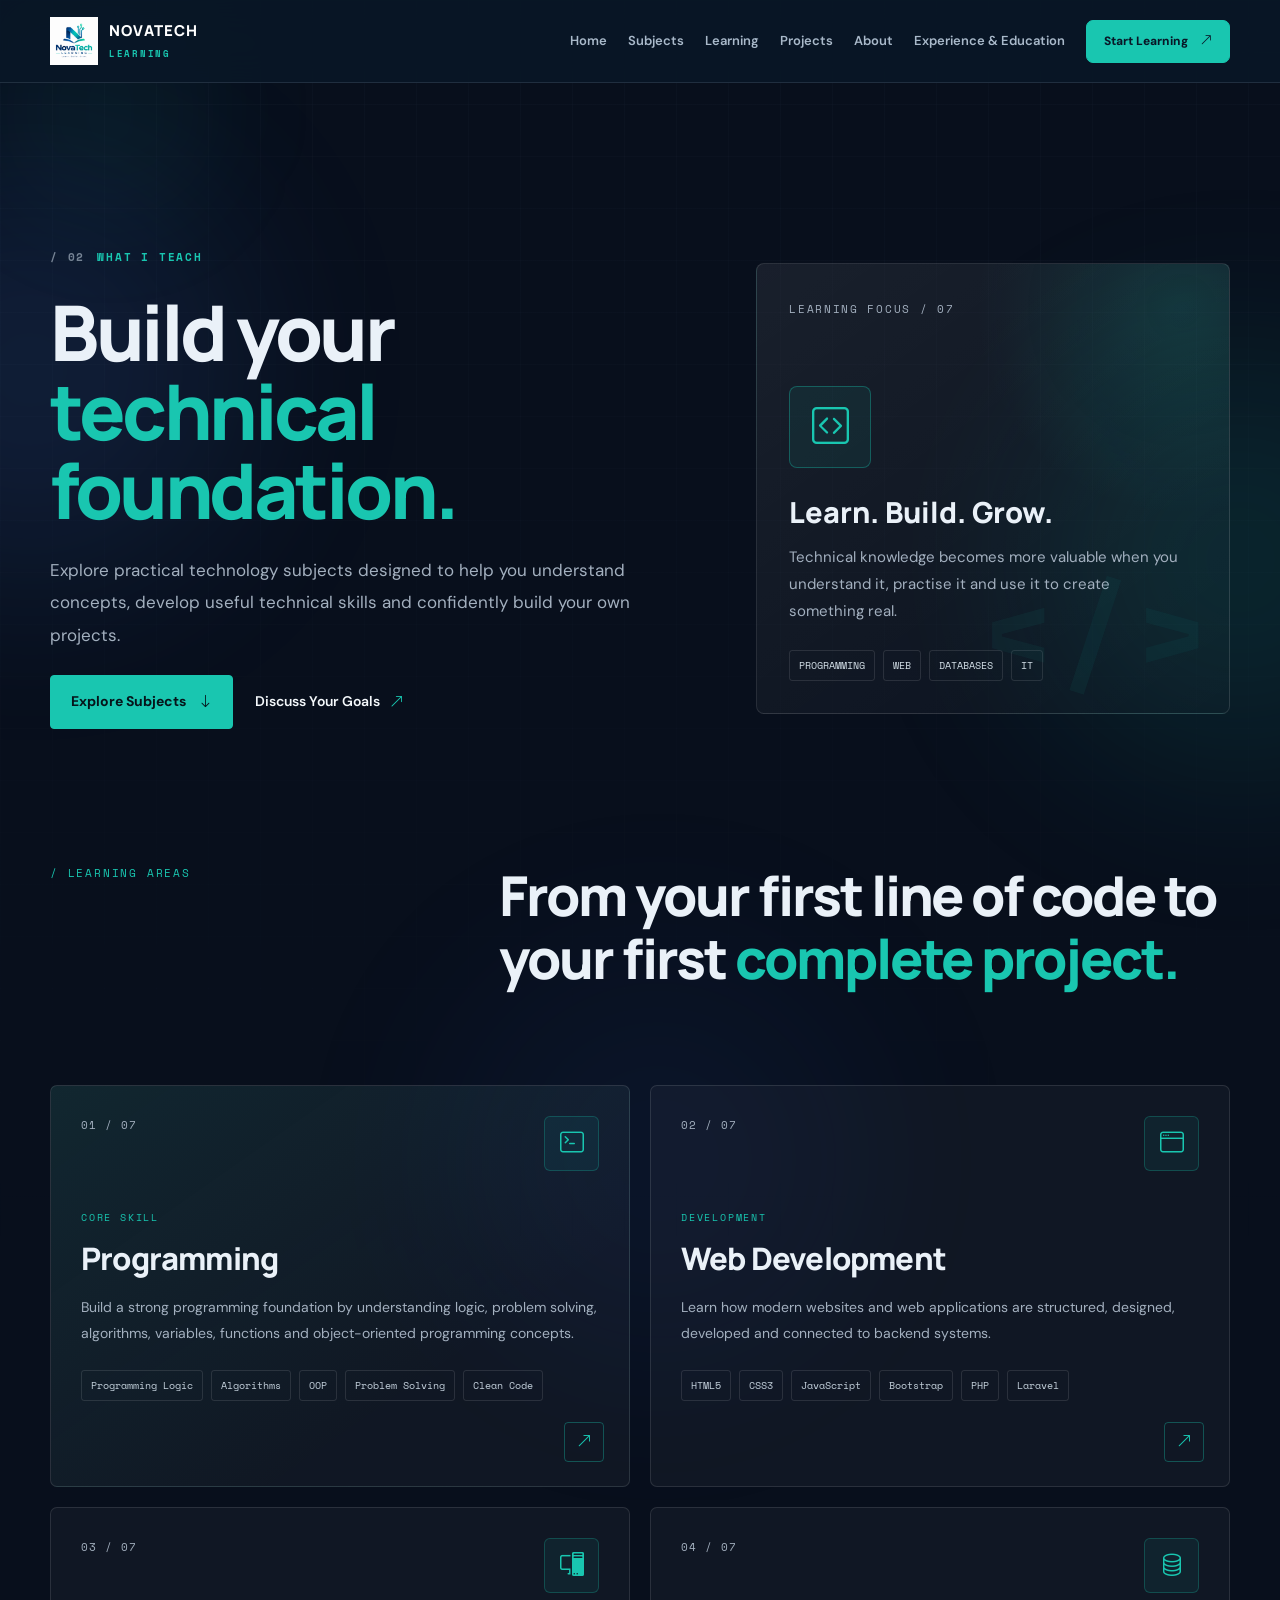
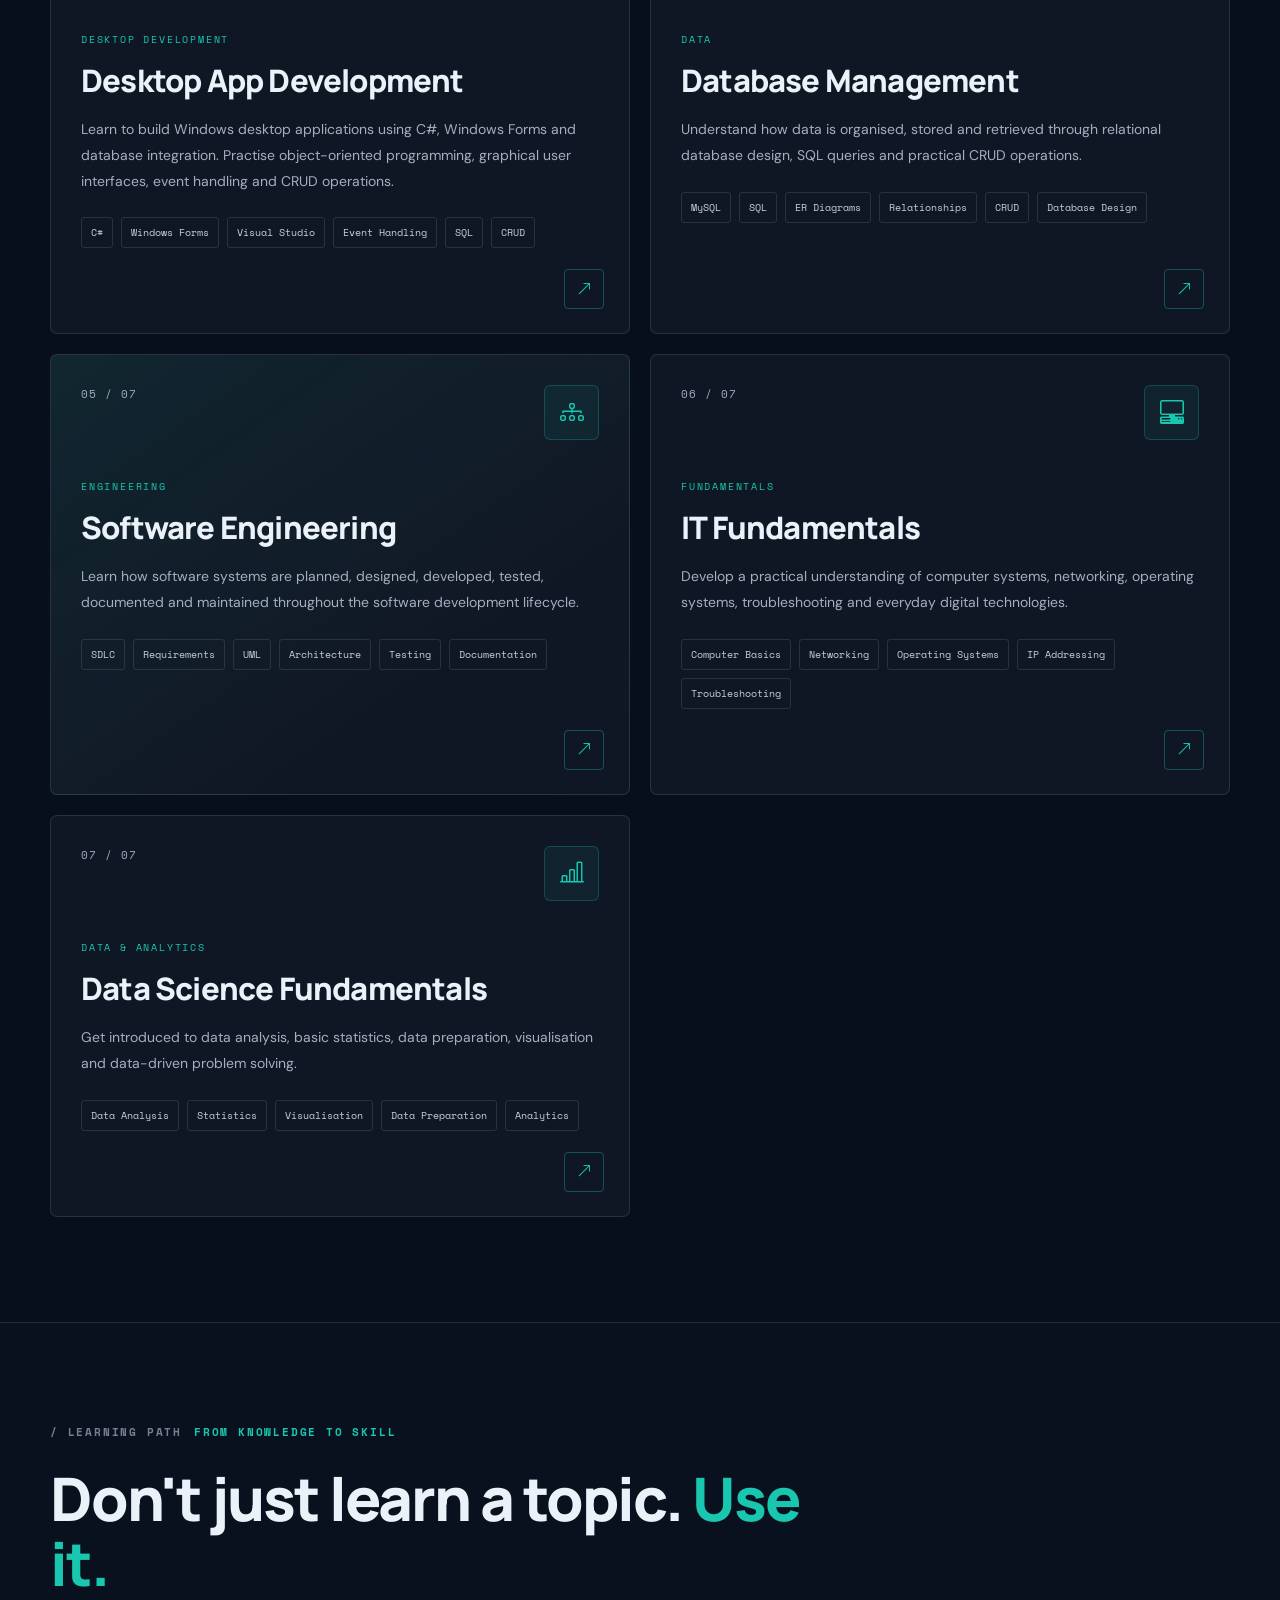
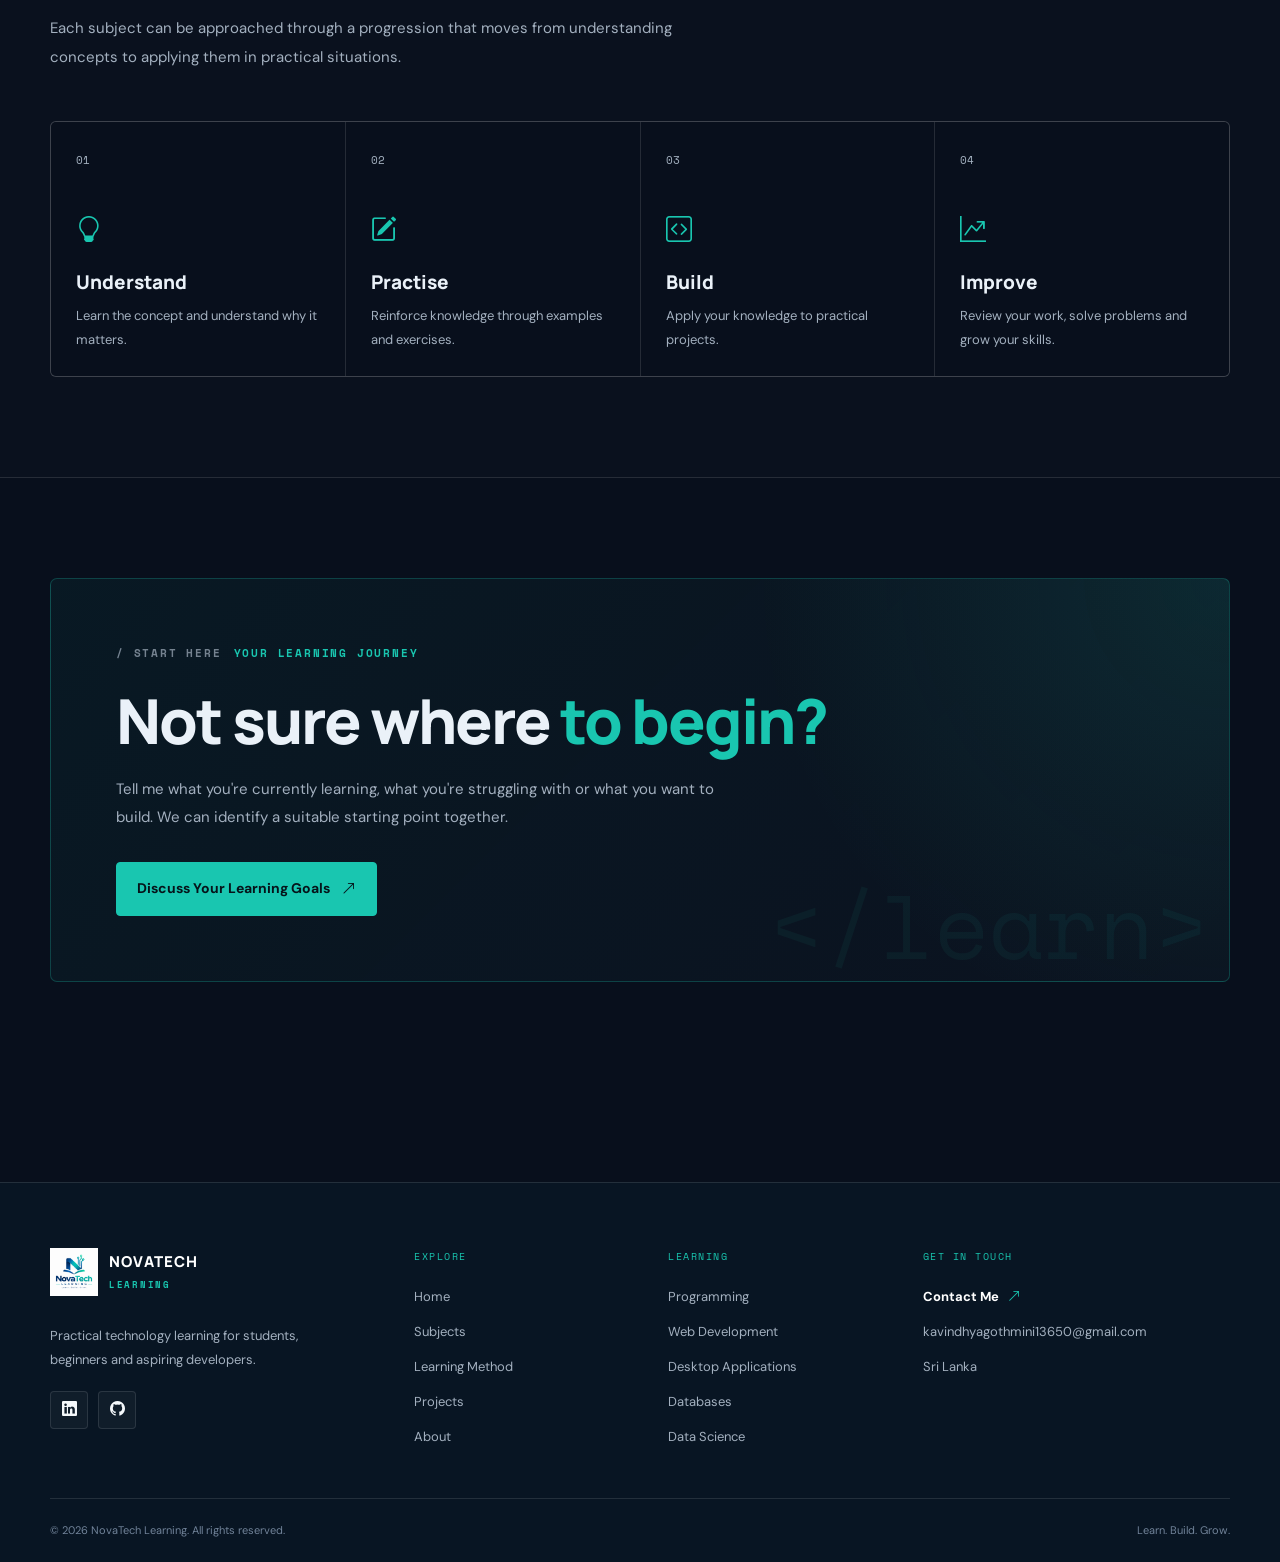
<file: pages/subjects.html>
<!DOCTYPE html>
<html lang="en">

<head>
    <meta charset="UTF-8">
    <meta name="viewport" content="width=device-width, initial-scale=1.0">

    <meta name="description"
        content="Explore NovaTech Learning subjects: programming, web development, C# desktop applications, databases, software engineering, IT fundamentals and data science. Learn. Build. Grow.">

    <meta name="author" content="Kavindhya Gothmini Thilakarathna">
    <meta name="theme-color" content="#080f1c">

    <title>Subjects | NovaTech Learning</title>

    <!-- Google Fonts -->
    <link rel="preconnect" href="https://fonts.googleapis.com">
    <link rel="preconnect" href="https://fonts.gstatic.com" crossorigin>
    <link href="https://fonts.googleapis.com/css2?family=DM+Sans:wght@400;500;600;700&family=Manrope:wght@400;500;600;700;800&family=Space+Mono:wght@400;700&display=swap"
        rel="stylesheet">

    <!-- Bootstrap -->
    <link href="https://cdn.jsdelivr.net/npm/bootstrap@5.3.3/dist/css/bootstrap.min.css"
        rel="stylesheet">

    <!-- Bootstrap Icons -->
    <link rel="stylesheet"
        href="https://cdn.jsdelivr.net/npm/bootstrap-icons@1.11.3/font/bootstrap-icons.min.css">

    <!-- Site CSS -->
    <link rel="stylesheet" href="../assets/css/style.css">
    <link rel="stylesheet" href="../assets/css/responsive.css">

    <style>
        :root {
            --nova-navy: #080f1c;
            --nova-navy-light: #101c2e;
            --nova-teal: #19c6b0;
            --nova-teal-light: #75f0dc;
            --nova-white: #f4f8fb;
            --nova-muted: #a3b0bf;
            --nova-border: rgba(255, 255, 255, .11);
            --nova-panel: rgba(255, 255, 255, .035);
        }

        html {
            scroll-behavior: smooth;
            scroll-padding-top: 100px;
        }

        body {
            background: var(--nova-navy);
            color: var(--nova-white);
            font-family: "DM Sans", sans-serif;
        }

        a {
            text-decoration: none;
        }

        .inner-page {
            min-height: 100vh;
            position: relative;
            overflow: hidden;
        }

        /* BRAND AND LOGO */

        .brand {
            display: inline-flex;
            align-items: center;
            gap: 11px;
            flex-shrink: 0;
            text-decoration: none;
        }

        .brand-logo {
            display: block;
            width: 48px;
            height: 48px;
            object-fit: contain;
            flex-shrink: 0;
        }

        .brand-content {
            display: flex;
            flex-direction: column;
            gap: 4px;
            line-height: 1.1;
        }

        .brand-content strong {
            color: #fff;
            font-family: "Manrope", sans-serif;
            font-size: 15px;
            font-weight: 800;
            letter-spacing: 1.2px;
        }

        .brand-content small {
            color: var(--nova-teal);
            font-family: "Space Mono", monospace;
            font-size: 9px;
            font-weight: 700;
            letter-spacing: 1.7px;
        }

        .loader-logo {
            display: flex;
            align-items: center;
            justify-content: center;
        }

        .loader-logo img {
            display: block;
            width: 68px;
            height: 68px;
            object-fit: contain;
        }

        /* HERO */

        .inner-hero {
            padding: 165px 0 100px;
            position: relative;
        }

        .inner-hero-layout {
            display: grid;
            grid-template-columns: 1.15fr .85fr;
            gap: 65px;
            align-items: center;
        }

        .inner-kicker,
        .section-kicker {
            display: flex;
            flex-wrap: wrap;
            align-items: center;
            gap: 12px;
            margin-bottom: 24px;
            color: var(--nova-teal);
            font-family: "Space Mono", monospace;
            font-size: 11px;
            font-weight: 700;
            letter-spacing: 1.8px;
            line-height: 1.8;
        }

        .inner-kicker span,
        .section-kicker span {
            color: var(--nova-muted);
            opacity: .7;
        }

        .inner-hero h1 {
            margin: 0 0 25px;
            font-family: "Manrope", sans-serif;
            font-size: clamp(43px, 6vw, 78px);
            line-height: 1.03;
            font-weight: 800;
            letter-spacing: -3.5px;
        }

        .inner-hero h1 span {
            display: block;
            color: var(--nova-teal);
        }

        .inner-hero-description {
            max-width: 620px;
            color: var(--nova-muted);
            font-size: 17px;
            line-height: 1.9;
        }

        .hero-actions {
            display: flex;
            flex-wrap: wrap;
            align-items: center;
            gap: 22px;
        }

        .btn-primary-custom {
            display: inline-flex;
            align-items: center;
            justify-content: center;
            gap: 12px;
            padding: 14px 20px;
            border: 1px solid var(--nova-teal);
            border-radius: 4px;
            background: var(--nova-teal);
            color: #06141a;
            font-size: 14px;
            font-weight: 700;
            transition: transform .25s ease, background .25s ease;
        }

        .btn-primary-custom:hover {
            transform: translateY(-3px);
            background: var(--nova-teal-light);
            border-color: var(--nova-teal-light);
            color: #06141a;
        }

        .btn-text-custom {
            display: inline-flex;
            align-items: center;
            gap: 10px;
            color: var(--nova-white);
            font-size: 14px;
            font-weight: 600;
            transition: color .25s ease;
        }

        .btn-text-custom:hover {
            color: var(--nova-teal);
        }

        /* HERO VISUAL */

        .subject-hero-card {
            position: relative;
            min-height: 370px;
            padding: 32px;
            border: 1px solid var(--nova-border);
            border-radius: 8px;
            background:
                radial-gradient(circle at 90% 10%, rgba(25, 198, 176, .15), transparent 35%),
                linear-gradient(145deg, rgba(255,255,255,.07), rgba(255,255,255,.015));
            overflow: hidden;
        }

        .subject-hero-card::after {
            content: "</>";
            position: absolute;
            right: 18px;
            bottom: -25px;
            color: var(--nova-teal);
            font-family: "Space Mono", monospace;
            font-size: 125px;
            font-weight: 700;
            opacity: .055;
            pointer-events: none;
        }

        .subject-hero-number {
            color: var(--nova-muted);
            font-family: "Space Mono", monospace;
            font-size: 11px;
            letter-spacing: 1.7px;
        }

        .subject-hero-icon {
            width: 82px;
            height: 82px;
            margin: 65px 0 25px;
            display: flex;
            align-items: center;
            justify-content: center;
            border: 1px solid rgba(25, 198, 176, .35);
            border-radius: 8px;
            background: rgba(25, 198, 176, .08);
            color: var(--nova-teal);
            font-size: 37px;
        }

        .subject-hero-card h3 {
            margin-bottom: 12px;
            font-family: "Manrope", sans-serif;
            font-size: clamp(23px, 3vw, 29px);
            font-weight: 800;
        }

        .subject-hero-card p {
            max-width: 390px;
            margin: 0;
            color: var(--nova-muted);
            line-height: 1.8;
        }

        .hero-mini-tags {
            display: flex;
            flex-wrap: wrap;
            gap: 8px;
            margin-top: 25px;
        }

        .hero-mini-tags span {
            padding: 6px 9px;
            border: 1px solid var(--nova-border);
            border-radius: 3px;
            color: #d5e1e9;
            font-family: "Space Mono", monospace;
            font-size: 10px;
        }

        /* INTRO */

        .subjects-intro {
            padding: 35px 0 75px;
        }

        .subjects-intro-grid {
            display: grid;
            grid-template-columns: .7fr 1.3fr;
            gap: 55px;
            align-items: start;
        }

        .subjects-intro-label {
            color: var(--nova-teal);
            font-family: "Space Mono", monospace;
            font-size: 11px;
            letter-spacing: 1.8px;
        }

        .subjects-intro h2 {
            margin: 0;
            font-family: "Manrope", sans-serif;
            font-size: clamp(31px, 4.5vw, 55px);
            line-height: 1.15;
            font-weight: 800;
            letter-spacing: -2px;
        }

        .subjects-intro h2 span {
            color: var(--nova-teal);
        }

        /* SUBJECT CARDS */

        .detailed-subjects {
            padding: 20px 0 105px;
        }

        .detailed-subject-grid {
            display: grid;
            grid-template-columns: repeat(2, minmax(0, 1fr));
            gap: 20px;
        }

        .detailed-subject-card {
            position: relative;
            min-height: 400px;
            padding: 30px;
            padding-bottom: 85px;
            border: 1px solid var(--nova-border);
            border-radius: 7px;
            background: var(--nova-panel);
            transition: transform .3s ease, border-color .3s ease, background .3s ease;
            overflow: hidden;
        }

        .detailed-subject-card:hover {
            transform: translateY(-6px);
            border-color: rgba(25, 198, 176, .5);
            background: rgba(25, 198, 176, .035);
        }

        .detailed-subject-card.featured {
            background:
                linear-gradient(145deg, rgba(25,198,176,.09), transparent 70%),
                var(--nova-panel);
        }

        .subject-card-top {
            display: flex;
            justify-content: space-between;
            align-items: flex-start;
            gap: 15px;
        }

        .subject-card-number {
            color: var(--nova-muted);
            font-family: "Space Mono", monospace;
            font-size: 11px;
            letter-spacing: 1px;
        }

        .subject-card-icon {
            width: 55px;
            height: 55px;
            flex-shrink: 0;
            display: flex;
            align-items: center;
            justify-content: center;
            border: 1px solid rgba(25, 198, 176, .25);
            border-radius: 6px;
            background: rgba(25, 198, 176, .07);
            color: var(--nova-teal);
            font-size: 24px;
        }

        .subject-card-category {
            display: block;
            margin-top: 38px;
            margin-bottom: 12px;
            color: var(--nova-teal);
            font-family: "Space Mono", monospace;
            font-size: 10px;
            letter-spacing: 1.8px;
        }

        .detailed-subject-card h3 {
            margin-bottom: 15px;
            font-family: "Manrope", sans-serif;
            font-size: clamp(24px, 3vw, 31px);
            font-weight: 800;
            letter-spacing: -.8px;
        }

        .detailed-subject-card > p {
            max-width: 540px;
            margin-bottom: 23px;
            color: var(--nova-muted);
            font-size: 14px;
            line-height: 1.85;
        }

        .subject-topics {
            display: flex;
            flex-wrap: wrap;
            gap: 8px;
        }

        .subject-topics span {
            padding: 7px 9px;
            border: 1px solid var(--nova-border);
            border-radius: 3px;
            color: #c5d2dd;
            font-family: "Space Mono", monospace;
            font-size: 10px;
            line-height: 1.5;
        }

        .subject-card-footer {
            position: absolute;
            right: 25px;
            bottom: 24px;
            width: 40px;
            height: 40px;
            display: flex;
            align-items: center;
            justify-content: center;
            border: 1px solid rgba(25, 198, 176, .35);
            border-radius: 4px;
            color: var(--nova-teal);
            transition: transform .3s ease, background .3s ease, color .3s ease;
        }

        .detailed-subject-card:hover .subject-card-footer {
            transform: translate(2px, -2px);
            background: var(--nova-teal);
            color: var(--nova-navy);
        }

        /* LEARNING PATH */

        .learning-path-section {
            padding: 100px 0;
            border-top: 1px solid var(--nova-border);
            border-bottom: 1px solid var(--nova-border);
            background: rgba(255,255,255,.012);
        }

        .learning-path-header {
            max-width: 760px;
            margin-bottom: 50px;
        }

        .learning-path-header h2 {
            margin: 18px 0;
            font-family: "Manrope", sans-serif;
            font-size: clamp(35px, 5vw, 60px);
            line-height: 1.08;
            font-weight: 800;
            letter-spacing: -2px;
        }

        .learning-path-header h2 span {
            color: var(--nova-teal);
        }

        .learning-path-header p {
            max-width: 650px;
            color: var(--nova-muted);
            font-size: 15px;
            line-height: 1.9;
        }

        .learning-path-grid {
            display: grid;
            grid-template-columns: repeat(4, minmax(0, 1fr));
            gap: 1px;
            border: 1px solid var(--nova-border);
            background: var(--nova-border);
            border-radius: 6px;
            overflow: hidden;
        }

        .path-item {
            min-height: 225px;
            padding: 25px;
            background: var(--nova-navy);
        }

        .path-item-number {
            color: var(--nova-muted);
            font-family: "Space Mono", monospace;
            font-size: 11px;
        }

        .path-item-icon {
            margin: 35px 0 18px;
            color: var(--nova-teal);
            font-size: 26px;
        }

        .path-item h3 {
            margin-bottom: 9px;
            font-family: "Manrope", sans-serif;
            font-size: 19px;
            font-weight: 800;
        }

        .path-item p {
            margin: 0;
            color: var(--nova-muted);
            font-size: 13px;
            line-height: 1.8;
        }

        /* CTA */

        .subjects-page-cta {
            padding: 100px 0;
        }

        .subjects-cta-box {
            position: relative;
            padding: 65px;
            border: 1px solid rgba(25, 198, 176, .25);
            border-radius: 7px;
            background:
                radial-gradient(circle at 100% 0%, rgba(25,198,176,.12), transparent 38%),
                linear-gradient(135deg, rgba(25,198,176,.055), rgba(255,255,255,.015));
            overflow: hidden;
        }

        .subjects-cta-box::after {
            content: "</learn>";
            position: absolute;
            right: 20px;
            bottom: -20px;
            color: var(--nova-teal);
            font-family: "Space Mono", monospace;
            font-size: clamp(45px, 8vw, 90px);
            opacity: .06;
            pointer-events: none;
        }

        .subjects-cta-box h2 {
            max-width: 750px;
            margin-bottom: 20px;
            font-family: "Manrope", sans-serif;
            font-size: clamp(36px, 5vw, 62px);
            line-height: 1.08;
            font-weight: 800;
            letter-spacing: -2px;
        }

        .subjects-cta-box h2 span {
            color: var(--nova-teal);
        }

        .subjects-cta-box p {
            max-width: 600px;
            margin-bottom: 30px;
            color: var(--nova-muted);
            line-height: 1.9;
        }

        /* FOOTER */

        .site-footer {
            border-top: 1px solid var(--nova-border);
        }

        .footer-main {
            display: grid;
            grid-template-columns: 1.5fr 1fr 1fr 1.4fr;
            gap: 35px;
            padding-top: 65px;
            padding-bottom: 50px;
        }

        .footer-brand p {
            max-width: 290px;
            margin: 20px 0;
            color: var(--nova-muted);
            font-size: 13px;
            line-height: 1.8;
        }

        .footer-socials {
            display: flex;
            gap: 10px;
        }

        .footer-socials a {
            width: 38px;
            height: 38px;
            display: flex;
            align-items: center;
            justify-content: center;
            border: 1px solid var(--nova-border);
            border-radius: 4px;
            color: var(--nova-white);
            transition: color .2s ease, border-color .2s ease;
        }

        .footer-socials a:hover {
            border-color: var(--nova-teal);
            color: var(--nova-teal);
        }

        .footer-column {
            display: flex;
            flex-direction: column;
            align-items: flex-start;
            gap: 13px;
            min-width: 0;
        }

        .footer-column > span {
            margin-bottom: 8px;
            color: var(--nova-teal);
            font-family: "Space Mono", monospace;
            font-size: 10px;
            letter-spacing: 1.5px;
        }

        .footer-column a,
        .footer-column p {
            margin: 0;
            color: var(--nova-muted);
            font-size: 13px;
            line-height: 1.7;
            overflow-wrap: anywhere;
            transition: color .2s ease;
        }

        .footer-column a:hover {
            color: var(--nova-teal);
        }

        .footer-contact a {
            display: inline-flex;
            align-items: center;
            flex-wrap: wrap;
            gap: 7px;
        }

        .footer-bottom {
            display: flex;
            justify-content: space-between;
            flex-wrap: wrap;
            gap: 12px;
            padding: 22px 0;
            border-top: 1px solid var(--nova-border);
            color: var(--nova-muted);
            font-size: 11px;
            line-height: 1.7;
        }

        /* BACK TO TOP */

        .back-to-top {
            z-index: 1000;
        }

        /* RESPONSIVE */

        @media (max-width: 991px) {
            .inner-hero {
                padding-top: 140px;
            }

            .inner-hero-layout {
                grid-template-columns: 1fr;
                gap: 40px;
            }

            .subject-hero-card {
                min-height: auto;
            }

            .subject-hero-icon {
                margin-top: 40px;
            }

            .subjects-intro-grid {
                grid-template-columns: 1fr;
                gap: 22px;
            }

            .learning-path-grid {
                grid-template-columns: repeat(2, minmax(0, 1fr));
            }

            .footer-main {
                grid-template-columns: repeat(2, minmax(0, 1fr));
            }
        }

        @media (max-width: 767px) {
            .inner-hero {
                padding: 120px 0 65px;
            }

            .inner-hero h1 {
                font-size: clamp(40px, 11vw, 60px);
                letter-spacing: -2px;
            }

            .inner-hero-description {
                font-size: 15px;
            }

            .subject-hero-card {
                padding: 25px;
            }

            .subject-hero-icon {
                width: 68px;
                height: 68px;
                margin: 38px 0 22px;
                font-size: 30px;
            }

            .subjects-intro {
                padding: 20px 0 55px;
            }

            .subjects-intro h2 {
                font-size: clamp(31px, 8vw, 43px);
                letter-spacing: -1.3px;
            }

            .detailed-subjects {
                padding-bottom: 70px;
            }

            .detailed-subject-grid {
                grid-template-columns: 1fr;
                gap: 16px;
            }

            .detailed-subject-card {
                min-height: auto;
                padding: 25px;
                padding-bottom: 80px;
            }

            .subject-card-category {
                margin-top: 30px;
            }

            .detailed-subject-card h3 {
                font-size: 27px;
            }

            .learning-path-section {
                padding: 70px 0;
            }

            .learning-path-grid {
                grid-template-columns: 1fr;
            }

            .path-item {
                min-height: auto;
                padding: 24px;
            }

            .path-item-icon {
                margin: 22px 0 12px;
            }

            .subjects-page-cta {
                padding: 70px 0;
            }

            .subjects-cta-box {
                padding: 38px 25px;
            }

            .subjects-cta-box h2 {
                font-size: clamp(34px, 9vw, 48px);
                letter-spacing: -1.2px;
            }

            .subjects-cta-box::after {
                font-size: 45px;
            }

            .footer-main {
                grid-template-columns: 1fr 1fr;
                gap: 35px 22px;
                padding-top: 45px;
            }

            .footer-brand {
                grid-column: 1 / -1;
            }

            .footer-bottom {
                flex-direction: column;
            }
        }

        @media (max-width: 420px) {
            .brand {
                gap: 8px;
            }

            .brand-logo {
                width: 38px;
                height: 38px;
            }

            .brand-content strong {
                font-size: 12px;
                letter-spacing: .8px;
            }

            .brand-content small {
                font-size: 8px;
                letter-spacing: 1.2px;
            }

            .hero-actions {
                align-items: flex-start;
                flex-direction: column;
                gap: 18px;
            }

            .btn-primary-custom {
                max-width: 100%;
                font-size: 13px;
            }

            .detailed-subject-card {
                padding: 22px;
                padding-bottom: 76px;
            }

            .subject-topics span {
                font-size: 9px;
            }

            .footer-main {
                grid-template-columns: 1fr;
            }

            .footer-brand {
                grid-column: auto;
            }
        }

        @media (prefers-reduced-motion: reduce) {
            html {
                scroll-behavior: auto;
            }

            *,
            *::before,
            *::after {
                transition-duration: .01ms !important;
                animation-duration: .01ms !important;
                animation-iteration-count: 1 !important;
            }
        }
    </style>
</head>

<body>

    <!-- PAGE LOADER -->
    <div class="page-loader" id="pageLoader">
        <div class="loader-content">
            <div class="loader-logo">
                <img src="../assets/images/novatech-logo.png"
                    alt="NovaTech Learning logo">
            </div>

            <div class="loader-line">
                <span></span>
            </div>

            <p>LOADING SUBJECTS</p>
        </div>
    </div>

    <!-- CURSOR GLOW -->
    <div class="cursor-glow" id="cursorGlow"></div>

    <!-- BACKGROUND -->
    <div class="background-system" aria-hidden="true">
        <div class="gradient-orb orb-one"></div>
        <div class="gradient-orb orb-two"></div>
        <div class="gradient-orb orb-three"></div>
        <div class="grid-background"></div>
    </div>

    <!-- HEADER -->
    <header class="site-header" id="siteHeader">
        <nav class="navbar navbar-expand-lg">
            <div class="container">

                <!-- NovaTech Learning Brand -->
                <a href="../index.html" class="brand"
                    aria-label="NovaTech Learning home">
                    <img src="../assets/images/novatech-logo.png"
                        alt="NovaTech Learning logo"
                        class="brand-logo">

                    <span class="brand-content">
                        <strong>NOVATECH</strong>
                        <small>LEARNING</small>
                    </span>
                </a>

                <!-- Mobile menu -->
                <button class="navbar-toggler custom-toggler"
                    type="button"
                    data-bs-toggle="collapse"
                    data-bs-target="#mainNavigation"
                    aria-controls="mainNavigation"
                    aria-expanded="false"
                    aria-label="Toggle navigation">
                    <span></span>
                    <span></span>
                    <span></span>
                </button>

                <!-- Navigation -->
                <div class="collapse navbar-collapse" id="mainNavigation">
                    <ul class="navbar-nav ms-auto align-items-lg-center">

                        <li class="nav-item">
                            <a class="nav-link" href="../index.html">Home</a>
                        </li>

                        <li class="nav-item">
                            <a class="nav-link active"
                                href="subjects.html"
                                aria-current="page">Subjects</a>
                        </li>

                        <li class="nav-item">
                            <a class="nav-link" href="learning.html">Learning</a>
                        </li>

                        <li class="nav-item">
                            <a class="nav-link" href="projects.html">Projects</a>
                        </li>

                        <li class="nav-item">
                            <a class="nav-link" href="about.html">About</a>
                        </li>
                        <li class="nav-item">
                            <a class="nav-link"
                               href="experience-education.html">Experience & Education</a>
                        </li>

                        <li class="nav-item nav-cta-item">
                            <a href="contact.html" class="nav-cta">
                                <span>Start Learning</span>
                                <i class="bi bi-arrow-up-right"></i>
                            </a>
                        </li>

                    </ul>
                </div>
            </div>
        </nav>
    </header>

    <!-- MAIN CONTENT -->
    <main class="inner-page">

        <!-- HERO -->
        <section class="inner-hero">
            <div class="container">
                <div class="inner-hero-layout">

                    <div>
                        <div class="inner-kicker">
                            <span>/ 02</span>
                            WHAT I TEACH
                        </div>

                        <h1>
                            Build your
                            <span>technical foundation.</span>
                        </h1>

                        <p class="inner-hero-description">
                            Explore practical technology subjects designed
                            to help you understand concepts, develop useful
                            technical skills and confidently build your own
                            projects.
                        </p>

                        <div class="hero-actions mt-4">
                            <a href="#subjects-list" class="btn-primary-custom">
                                Explore Subjects
                                <i class="bi bi-arrow-down"></i>
                            </a>

                            <a href="contact.html" class="btn-text-custom">
                                Discuss Your Goals
                                <i class="bi bi-arrow-up-right"></i>
                            </a>
                        </div>
                    </div>

                    <div class="subject-hero-card">
                        <span class="subject-hero-number">
                            LEARNING FOCUS / 07
                        </span>

                        <div class="subject-hero-icon">
                            <i class="bi bi-code-square"></i>
                        </div>

                        <h3>Learn. Build. Grow.</h3>

                        <p>
                            Technical knowledge becomes more valuable
                            when you understand it, practise it and use
                            it to create something real.
                        </p>

                        <div class="hero-mini-tags">
                            <span>PROGRAMMING</span>
                            <span>WEB</span>
                            <span>DATABASES</span>
                            <span>IT</span>
                        </div>
                    </div>

                </div>
            </div>
        </section>

        <!-- INTRODUCTION -->
        <section class="subjects-intro">
            <div class="container">
                <div class="subjects-intro-grid">

                    <div class="subjects-intro-label">
                        / LEARNING AREAS
                    </div>

                    <div>
                        <h2>
                            From your first line of code
                            to your first
                            <span>complete project.</span>
                        </h2>
                    </div>

                </div>
            </div>
        </section>

        <!-- SUBJECTS -->
        <section class="detailed-subjects" id="subjects-list">
            <div class="container">
                <div class="detailed-subject-grid">

                    <!-- 01: PROGRAMMING -->
                    <article class="detailed-subject-card featured">
                        <div class="subject-card-top">
                            <span class="subject-card-number">01 / 07</span>
                            <div class="subject-card-icon">
                                <i class="bi bi-terminal"></i>
                            </div>
                        </div>

                        <span class="subject-card-category">CORE SKILL</span>
                        <h3>Programming</h3>

                        <p>
                            Build a strong programming foundation by
                            understanding logic, problem solving,
                            algorithms, variables, functions and
                            object-oriented programming concepts.
                        </p>

                        <div class="subject-topics">
                            <span>Programming Logic</span>
                            <span>Algorithms</span>
                            <span>OOP</span>
                            <span>Problem Solving</span>
                            <span>Clean Code</span>
                        </div>

                        <a href="contact.html" class="subject-card-footer"
                            aria-label="Enquire about Programming">
                            <i class="bi bi-arrow-up-right"></i>
                        </a>
                    </article>

                    <!-- 02: WEB DEVELOPMENT -->
                    <article class="detailed-subject-card">
                        <div class="subject-card-top">
                            <span class="subject-card-number">02 / 07</span>
                            <div class="subject-card-icon">
                                <i class="bi bi-window"></i>
                            </div>
                        </div>

                        <span class="subject-card-category">DEVELOPMENT</span>
                        <h3>Web Development</h3>

                        <p>
                            Learn how modern websites and web applications
                            are structured, designed, developed and connected
                            to backend systems.
                        </p>

                        <div class="subject-topics">
                            <span>HTML5</span>
                            <span>CSS3</span>
                            <span>JavaScript</span>
                            <span>Bootstrap</span>
                            <span>PHP</span>
                            <span>Laravel</span>
                        </div>

                        <a href="contact.html" class="subject-card-footer"
                            aria-label="Enquire about Web Development">
                            <i class="bi bi-arrow-up-right"></i>
                        </a>
                    </article>

                    <!-- 03: DESKTOP APPLICATIONS -->
                    <article class="detailed-subject-card">
                        <div class="subject-card-top">
                            <span class="subject-card-number">03 / 07</span>
                            <div class="subject-card-icon">
                                <i class="bi bi-pc-display"></i>
                            </div>
                        </div>

                        <span class="subject-card-category">DESKTOP DEVELOPMENT</span>
                        <h3>Desktop App Development</h3>

                        <p>
                            Learn to build Windows desktop applications using
                            C#, Windows Forms and database integration.
                            Practise object-oriented programming, graphical
                            user interfaces, event handling and CRUD operations.
                        </p>

                        <div class="subject-topics">
                            <span>C#</span>
                            <span>Windows Forms</span>
                            <span>Visual Studio</span>
                            <span>Event Handling</span>
                            <span>SQL</span>
                            <span>CRUD</span>
                        </div>

                        <a href="contact.html" class="subject-card-footer"
                            aria-label="Enquire about Desktop App Development">
                            <i class="bi bi-arrow-up-right"></i>
                        </a>
                    </article>

                    <!-- 04: DATABASE MANAGEMENT -->
                    <article class="detailed-subject-card">
                        <div class="subject-card-top">
                            <span class="subject-card-number">04 / 07</span>
                            <div class="subject-card-icon">
                                <i class="bi bi-database"></i>
                            </div>
                        </div>

                        <span class="subject-card-category">DATA</span>
                        <h3>Database Management</h3>

                        <p>
                            Understand how data is organised, stored and
                            retrieved through relational database design,
                            SQL queries and practical CRUD operations.
                        </p>

                        <div class="subject-topics">
                            <span>MySQL</span>
                            <span>SQL</span>
                            <span>ER Diagrams</span>
                            <span>Relationships</span>
                            <span>CRUD</span>
                            <span>Database Design</span>
                        </div>

                        <a href="contact.html" class="subject-card-footer"
                            aria-label="Enquire about Database Management">
                            <i class="bi bi-arrow-up-right"></i>
                        </a>
                    </article>

                    <!-- 05: SOFTWARE ENGINEERING -->
                    <article class="detailed-subject-card featured">
                        <div class="subject-card-top">
                            <span class="subject-card-number">05 / 07</span>
                            <div class="subject-card-icon">
                                <i class="bi bi-diagram-3"></i>
                            </div>
                        </div>

                        <span class="subject-card-category">ENGINEERING</span>
                        <h3>Software Engineering</h3>

                        <p>
                            Learn how software systems are planned, designed,
                            developed, tested, documented and maintained
                            throughout the software development lifecycle.
                        </p>

                        <div class="subject-topics">
                            <span>SDLC</span>
                            <span>Requirements</span>
                            <span>UML</span>
                            <span>Architecture</span>
                            <span>Testing</span>
                            <span>Documentation</span>
                        </div>

                        <a href="contact.html" class="subject-card-footer"
                            aria-label="Enquire about Software Engineering">
                            <i class="bi bi-arrow-up-right"></i>
                        </a>
                    </article>

                    <!-- 06: IT FUNDAMENTALS -->
                    <article class="detailed-subject-card">
                        <div class="subject-card-top">
                            <span class="subject-card-number">06 / 07</span>
                            <div class="subject-card-icon">
                                <i class="bi bi-pc-display-horizontal"></i>
                            </div>
                        </div>

                        <span class="subject-card-category">FUNDAMENTALS</span>
                        <h3>IT Fundamentals</h3>

                        <p>
                            Develop a practical understanding of computer
                            systems, networking, operating systems,
                            troubleshooting and everyday digital technologies.
                        </p>

                        <div class="subject-topics">
                            <span>Computer Basics</span>
                            <span>Networking</span>
                            <span>Operating Systems</span>
                            <span>IP Addressing</span>
                            <span>Troubleshooting</span>
                        </div>

                        <a href="contact.html" class="subject-card-footer"
                            aria-label="Enquire about IT Fundamentals">
                            <i class="bi bi-arrow-up-right"></i>
                        </a>
                    </article>

                    <!-- 07: DATA SCIENCE -->
                    <article class="detailed-subject-card">
                        <div class="subject-card-top">
                            <span class="subject-card-number">07 / 07</span>
                            <div class="subject-card-icon">
                                <i class="bi bi-bar-chart-line"></i>
                            </div>
                        </div>

                        <span class="subject-card-category">DATA & ANALYTICS</span>
                        <h3>Data Science Fundamentals</h3>

                        <p>
                            Get introduced to data analysis, basic statistics,
                            data preparation, visualisation and data-driven
                            problem solving.
                        </p>

                        <div class="subject-topics">
                            <span>Data Analysis</span>
                            <span>Statistics</span>
                            <span>Visualisation</span>
                            <span>Data Preparation</span>
                            <span>Analytics</span>
                        </div>

                        <a href="contact.html" class="subject-card-footer"
                            aria-label="Enquire about Data Science Fundamentals">
                            <i class="bi bi-arrow-up-right"></i>
                        </a>
                    </article>

                </div>
            </div>
        </section>

        <!-- LEARNING PATH -->
        <section class="learning-path-section">
            <div class="container">

                <div class="learning-path-header">
                    <div class="section-kicker">
                        <span>/ LEARNING PATH</span>
                        FROM KNOWLEDGE TO SKILL
                    </div>

                    <h2>
                        Don't just learn a topic.
                        <span>Use it.</span>
                    </h2>

                    <p>
                        Each subject can be approached through a progression
                        that moves from understanding concepts to applying
                        them in practical situations.
                    </p>
                </div>

                <div class="learning-path-grid">

                    <div class="path-item">
                        <span class="path-item-number">01</span>
                        <div class="path-item-icon">
                            <i class="bi bi-lightbulb"></i>
                        </div>
                        <h3>Understand</h3>
                        <p>Learn the concept and understand why it matters.</p>
                    </div>

                    <div class="path-item">
                        <span class="path-item-number">02</span>
                        <div class="path-item-icon">
                            <i class="bi bi-pencil-square"></i>
                        </div>
                        <h3>Practise</h3>
                        <p>Reinforce knowledge through examples and exercises.</p>
                    </div>

                    <div class="path-item">
                        <span class="path-item-number">03</span>
                        <div class="path-item-icon">
                            <i class="bi bi-code-square"></i>
                        </div>
                        <h3>Build</h3>
                        <p>Apply your knowledge to practical projects.</p>
                    </div>

                    <div class="path-item">
                        <span class="path-item-number">04</span>
                        <div class="path-item-icon">
                            <i class="bi bi-graph-up-arrow"></i>
                        </div>
                        <h3>Improve</h3>
                        <p>Review your work, solve problems and grow your skills.</p>
                    </div>

                </div>
            </div>
        </section>

        <!-- CALL TO ACTION -->
        <section class="subjects-page-cta">
            <div class="container">
                <div class="subjects-cta-box">

                    <div class="section-kicker">
                        <span>/ START HERE</span>
                        YOUR LEARNING JOURNEY
                    </div>

                    <h2>
                        Not sure where
                        <span>to begin?</span>
                    </h2>

                    <p>
                        Tell me what you're currently learning, what you're
                        struggling with or what you want to build. We can
                        identify a suitable starting point together.
                    </p>

                    <a href="contact.html" class="btn-primary-custom">
                        Discuss Your Learning Goals
                        <i class="bi bi-arrow-up-right"></i>
                    </a>

                </div>
            </div>
        </section>

    </main>

    <!-- FOOTER -->
    <footer class="site-footer">
        <div class="container">

            <div class="footer-main">

                <!-- Footer Brand -->
                <div class="footer-brand">
                    <a href="../index.html" class="brand"
                        aria-label="NovaTech Learning home">
                        <img src="../assets/images/novatech-logo.png"
                            alt="NovaTech Learning logo"
                            class="brand-logo"
                            loading="lazy">

                        <span class="brand-content">
                            <strong>NOVATECH</strong>
                            <small>LEARNING</small>
                        </span>
                    </a>

                    <p>
                        Practical technology learning for students,
                        beginners and aspiring developers.
                    </p>

                    <div class="footer-socials">
                        <a href="https://www.linkedin.com/in/kavindhya-gothmini-thilakarathna"
                            target="_blank"
                            rel="noopener noreferrer"
                            aria-label="LinkedIn">
                            <i class="bi bi-linkedin"></i>
                        </a>

                        <a href="https://github.com/kavindhya-gothmini"
                            target="_blank"
                            rel="noopener noreferrer"
                            aria-label="GitHub">
                            <i class="bi bi-github"></i>
                        </a>
                    </div>
                </div>

                <!-- Explore -->
                <div class="footer-column">
                    <span>EXPLORE</span>
                    <a href="../index.html">Home</a>
                    <a href="subjects.html">Subjects</a>
                    <a href="learning.html">Learning Method</a>
                    <a href="projects.html">Projects</a>
                    <a href="about.html">About</a>
                </div>

                <!-- Learning -->
                <div class="footer-column">
                    <span>LEARNING</span>
                    <a href="subjects.html#subjects-list">Programming</a>
                    <a href="subjects.html#subjects-list">Web Development</a>
                    <a href="subjects.html#subjects-list">Desktop Applications</a>
                    <a href="subjects.html#subjects-list">Databases</a>
                    <a href="subjects.html#subjects-list">Data Science</a>
                </div>

                <!-- Contact -->
                <div class="footer-column footer-contact">
                    <span>GET IN TOUCH</span>

                    <a href="contact.html">
                        Contact Me
                        <i class="bi bi-arrow-up-right"></i>
                    </a>

                    <a href="mailto:kavindhyagothmini13650@gmail.com">
                        kavindhyagothmini13650@gmail.com
                    </a>

                    <p>Sri Lanka</p>
                </div>

            </div>

            <div class="footer-bottom">
                <span>
                    &copy; 2026 NovaTech Learning. All rights reserved.
                </span>

                <span>
                    Learn. Build. Grow.
                </span>
            </div>

        </div>
    </footer>

    <!-- BACK TO TOP -->
    <button class="back-to-top" id="backToTop"
        type="button" aria-label="Back to top">
        <i class="bi bi-arrow-up"></i>
    </button>

    <!-- Bootstrap JavaScript -->
    <script src="https://cdn.jsdelivr.net/npm/bootstrap@5.3.3/dist/js/bootstrap.bundle.min.js"></script>

    <!-- Site JavaScript -->
    <script src="../assets/js/script.js"></script>

</body>
</html>
</file>
<file: assets/css/style.css>
/* =========================================================
   NOVATECH LEARNING — COMPLETE RESPONSIVE STYLESHEET
   Brand: Learn. Build. Grow.
   File: assets/css/style.css
========================================================= */

/* ---------- 1. DESIGN SYSTEM ---------- */

:root {
    --navy: #10243a;
    --navy-dark: #091727;
    --navy-light: #193650;
    --teal: #19c6b0;
    --teal-dark: #0e9f91;
    --blue: #4c8dff;
    --text: #eaf1f8;
    --text-soft: #a9b9ca;
    --muted: #718399;
    --surface: #142b42;
    --surface-light: #19334d;
    --border: rgba(190, 215, 240, .13);
    --white: #fff;
    --page-bg: #0b1929;
    --font-main: "DM Sans", sans-serif;
    --font-heading: "Manrope", sans-serif;
    --font-code: "Space Mono", monospace;
    --container-width: 1180px;
    --header-height: 82px;
    --radius-sm: 10px;
    --radius-md: 18px;
    --radius-lg: 28px;
    --shadow-card: 0 20px 55px rgba(0, 0, 0, .18);
    --transition: .25s ease;
}

/* ---------- 2. RESET AND GLOBAL ---------- */

*,
*::before,
*::after {
    box-sizing: border-box;
}

html {
    width: 100%;
    scroll-behavior: smooth;
    scroll-padding-top: 100px;
    overflow-x: clip;
}

body {
    position: relative;
    width: 100%;
    min-width: 320px;
    max-width: 100%;
    margin: 0;
    overflow-x: clip;
    background: var(--page-bg);
    color: var(--text);
    font-family: var(--font-main);
    font-size: 15px;
    line-height: 1.7;
}

body,
button,
input,
textarea,
select {
    font-family: var(--font-main);
}

img,
svg,
video,
canvas,
iframe {
    max-width: 100%;
}

img {
    display: block;
}

a {
    color: inherit;
    text-decoration: none;
}

button {
    font: inherit;
}

p {
    margin-top: 0;
    color: var(--text-soft);
}

h1,
h2,
h3,
h4,
h5,
h6 {
    margin-top: 0;
    color: var(--text);
    font-family: var(--font-heading);
    font-weight: 800;
    line-height: 1.2;
    overflow-wrap: normal;
    word-break: normal;
}

p,
li {
    overflow-wrap: break-word;
    word-break: normal;
}

a {
    overflow-wrap: anywhere;
    word-break: normal;
}

button,
input,
textarea,
select {
    max-width: 100%;
}

::selection {
    color: var(--navy-dark);
    background: var(--teal);
}

.container {
    width: min(var(--container-width), calc(100% - 48px));
    max-width: var(--container-width);
    margin-inline: auto;
    padding-inline: 0;
}

section,
header,
footer,
main,
nav,
.row,
[class*="col-"] {
    min-width: 0;
}

section {
    position: relative;
    z-index: 1;
}

.section-padding {
    padding-block: 110px;
}

/* ---------- 3. BACKGROUND EFFECTS ---------- */

.background-system {
    position: absolute;
    inset: 0 0 auto;
    height: 1500px;
    max-width: 100%;
    overflow: hidden;
    pointer-events: none;
    z-index: 0;
}

.gradient-orb {
    position: absolute;
    width: 420px;
    height: 420px;
    border-radius: 50%;
    filter: blur(100px);
    opacity: .12;
}

.orb-one {
    top: 160px;
    left: -180px;
    background: var(--blue);
}

.orb-two {
    top: 350px;
    right: -170px;
    background: var(--teal);
}

.orb-three {
    top: 950px;
    left: 35%;
    background: #3864d8;
    opacity: .07;
}

.grid-background {
    position: absolute;
    inset: 0;
    background-image:
        linear-gradient(rgba(180, 210, 240, .025) 1px, transparent 1px),
        linear-gradient(90deg, rgba(180, 210, 240, .025) 1px, transparent 1px);
    background-size: 52px 52px;
    mask-image: linear-gradient(to bottom, black, transparent 90%);
}

.cursor-glow {
    position: fixed;
    top: 0;
    left: 0;
    width: 220px;
    height: 220px;
    border-radius: 50%;
    background: rgba(25, 198, 176, .055);
    filter: blur(55px);
    pointer-events: none;
    z-index: 0;
}

/* ---------- 4. PAGE LOADER ---------- */

.page-loader {
    position: fixed;
    inset: 0;
    display: flex;
    align-items: center;
    justify-content: center;
    background: var(--navy-dark);
    z-index: 9999;
    transition: opacity .45s ease, visibility .45s ease;
}

.page-loader.loaded,
.page-loader.hidden {
    opacity: 0;
    visibility: hidden;
    pointer-events: none;
}

.loader-content {
    width: min(280px, calc(100% - 40px));
    text-align: center;
}

.loader-logo {
    display: grid;
    place-items: center;
    width: 76px;
    height: 76px;
    margin: 0 auto 25px;
    padding: 10px;
    background: var(--surface);
    border: 1px solid var(--border);
    border-radius: 20px;
}

.loader-logo img {
    width: 100%;
    height: 100%;
    object-fit: contain;
}

.loader-line {
    height: 3px;
    margin-bottom: 18px;
    overflow: hidden;
    background: rgba(255, 255, 255, .1);
    border-radius: 10px;
}

.loader-line span {
    display: block;
    width: 40%;
    height: 100%;
    background: var(--teal);
    animation: loaderProgress 1.4s ease-in-out infinite;
}

.loader-content p {
    margin-bottom: 0;
    font-family: var(--font-code);
    font-size: 9px;
    letter-spacing: 1.5px;
}

@keyframes loaderProgress {
    from { transform: translateX(-110%); }
    to { transform: translateX(260%); }
}

/* ---------- 5. NAVIGATION ---------- */

.site-header {
    position: relative;
    z-index: 1000;
    width: 100%;
    background: rgba(9, 23, 39, .94);
    border-bottom: 1px solid var(--border);
    backdrop-filter: blur(18px);
    -webkit-backdrop-filter: blur(18px);
}

.site-header .navbar {
    position: relative;
    min-height: var(--header-height);
    padding: 12px 0;
}

.site-header .navbar > .container {
    display: flex;
    flex-wrap: nowrap;
    align-items: center;
    justify-content: space-between;
    gap: 24px;
}

.brand {
    display: inline-flex;
    flex: 0 0 auto;
    align-items: center;
    gap: 11px;
    min-width: 0;
}

.brand-logo {
    flex: 0 0 46px;
    width: 46px;
    height: 46px;
    object-fit: contain;
}

.brand-content {
    display: flex;
    flex-direction: column;
    min-width: 0;
    line-height: 1.15;
}

.brand-content strong {
    color: var(--white);
    font-family: var(--font-heading);
    font-size: 17px;
    font-weight: 800;
    letter-spacing: 1.4px;
    white-space: nowrap;
}

.brand-content small {
    margin-top: 5px;
    color: var(--teal);
    font-family: var(--font-code);
    font-size: 9px;
    letter-spacing: 3px;
}

.site-header .navbar-collapse {
    flex-grow: 1;
    min-width: 0;
}

.site-header .navbar-nav {
    display: flex;
    align-items: center;
    gap: 5px;
}

.site-header .nav-link {
    position: relative;
    padding: 10px 12px;
    color: var(--text-soft);
    font-size: 13px;
    font-weight: 600;
    white-space: nowrap;
    transition: color var(--transition);
}

.site-header .nav-link::after {
    position: absolute;
    right: 12px;
    bottom: 3px;
    left: 12px;
    height: 2px;
    content: "";
    background: var(--teal);
    transform: scaleX(0);
    transform-origin: left;
    transition: transform var(--transition);
}

.site-header .nav-link:hover,
.site-header .nav-link.active {
    color: var(--white);
}

.site-header .nav-link:hover::after,
.site-header .nav-link.active::after {
    transform: scaleX(1);
}

.nav-cta {
    display: inline-flex;
    align-items: center;
    justify-content: center;
    gap: 12px;
    min-height: 43px;
    margin-left: 8px;
    padding: 10px 17px;
    color: var(--navy-dark);
    background: var(--teal);
    border: 1px solid var(--teal);
    border-radius: 7px;
    font-size: 12px;
    font-weight: 800;
    white-space: nowrap;
    transition: background var(--transition), transform var(--transition);
}

.nav-cta:hover {
    color: var(--navy-dark);
    background: #62e7d6;
    transform: translateY(-2px);
}

.custom-toggler {
    display: none;
    flex: 0 0 auto;
    width: 44px;
    height: 42px;
    padding: 10px;
    border: 1px solid var(--border);
    border-radius: 9px;
    background: var(--surface);
    box-shadow: none !important;
    cursor: pointer;
}

.custom-toggler span {
    display: block;
    width: 100%;
    height: 2px;
    margin: 4px 0;
    background: var(--white);
    border-radius: 3px;
}

/* ---------- 6. HERO SECTION ---------- */

.hero-section {
    position: relative;
    z-index: 1;
    display: block;
    padding: 92px 0 105px;
}

.hero-layout {
    display: grid;
    grid-template-columns: minmax(0, 1.02fr) minmax(0, .98fr);
    align-items: center;
    gap: clamp(30px, 5vw, 70px);
    width: 100%;
}

.hero-content,
.hero-visual {
    min-width: 0;
}

.hero-content {
    position: relative;
    z-index: 2;
}

.hero-status {
    display: flex;
    flex-wrap: wrap;
    align-items: center;
    gap: 11px;
    margin-bottom: 30px;
    color: var(--teal);
    font-family: var(--font-code);
    font-size: 10px;
    letter-spacing: 1px;
}

.status-indicator,
.profile-status span,
.label-dot {
    flex: 0 0 7px;
    width: 7px;
    height: 7px;
    background: var(--teal);
    border-radius: 50%;
    box-shadow: 0 0 12px rgba(25, 198, 176, .55);
}

.status-line {
    flex: 0 0 35px;
    width: 35px;
    height: 1px;
    background: var(--teal);
    opacity: .6;
}

.hero-title {
    max-width: 660px;
    margin-bottom: 26px;
    color: var(--white);
    font-size: clamp(43px, 5.1vw, 76px);
    font-weight: 800;
    letter-spacing: -3px;
    line-height: 1.07;
    overflow-wrap: normal;
}

.hero-title span {
    display: block;
    color: var(--teal);
}

.hero-description {
    max-width: 550px;
    margin-bottom: 31px;
    color: var(--text-soft);
    font-size: 16px;
    line-height: 1.9;
}

.hero-description strong {
    color: var(--text);
    font-weight: 700;
}

.hero-actions {
    display: flex;
    flex-wrap: wrap;
    align-items: center;
    gap: 22px;
}

.btn-primary-custom,
.btn-outline-custom,
.btn-white-custom {
    display: inline-flex;
    align-items: center;
    justify-content: center;
    gap: 12px;
    min-height: 51px;
    padding: 13px 20px;
    border: 1px solid var(--teal);
    border-radius: 7px;
    font-size: 13px;
    font-weight: 800;
    text-align: center;
    transition: all var(--transition);
}

.btn-primary-custom {
    color: var(--navy-dark);
    background: var(--teal);
}

.btn-primary-custom:hover {
    color: var(--navy-dark);
    background: #62e7d6;
    transform: translateY(-3px);
}

.btn-outline-custom {
    color: var(--teal);
    background: transparent;
}

.btn-outline-custom:hover {
    color: var(--navy-dark);
    background: var(--teal);
}

.btn-text-custom {
    display: inline-flex;
    align-items: center;
    gap: 10px;
    color: var(--text);
    font-size: 13px;
    font-weight: 700;
    transition: color var(--transition);
}

.btn-text-custom i,
.section-more-link i {
    color: var(--teal);
    transition: transform var(--transition);
}

.btn-text-custom:hover {
    color: var(--teal);
}

.btn-text-custom:hover i,
.section-more-link a:hover i {
    transform: translateX(4px);
}

.hero-trust {
    display: flex;
    align-items: center;
    gap: 24px;
    margin-top: 51px;
}

.trust-block {
    display: flex;
    align-items: center;
    gap: 11px;
    min-width: 0;
}

.trust-block strong {
    color: var(--teal);
    font-family: var(--font-code);
    font-size: 22px;
}

.trust-block span {
    color: var(--text-soft);
    font-size: 11px;
    line-height: 1.45;
}

.trust-divider {
    flex: 0 0 1px;
    width: 1px;
    height: 33px;
    background: var(--border);
}

/* ---------- 7. HERO DASHBOARD ---------- */

.hero-visual {
    position: relative;
    display: flex;
    align-items: center;
    justify-content: center;
    min-height: 490px;
    padding: 35px 8px 30px;
}

.learning-dashboard {
    position: relative;
    z-index: 2;
    width: 100%;
    max-width: 475px;
    min-width: 0;
    padding: 26px;
    background: linear-gradient(145deg, #18344d, #10243a);
    border: 1px solid rgba(160, 205, 230, .18);
    border-radius: 20px;
    box-shadow: 0 30px 80px rgba(0, 0, 0, .28);
}

.dashboard-header {
    display: flex;
    align-items: flex-start;
    justify-content: space-between;
    gap: 15px;
    margin-bottom: 24px;
}

.dashboard-overline,
.footer-mini-label {
    display: block;
    margin-bottom: 7px;
    color: var(--teal);
    font-family: var(--font-code);
    font-size: 9px;
    letter-spacing: 1px;
}

.dashboard-header h2 {
    margin-bottom: 0;
    font-size: 22px;
}

.dashboard-menu {
    display: grid;
    flex: 0 0 35px;
    place-items: center;
    width: 35px;
    height: 35px;
    color: var(--text-soft);
    border: 1px solid var(--border);
    border-radius: 9px;
}

.dashboard-profile {
    display: flex;
    align-items: center;
    gap: 12px;
    padding: 15px;
    margin-bottom: 22px;
    background: rgba(5, 17, 30, .35);
    border: 1px solid var(--border);
    border-radius: 12px;
}

.profile-avatar {
    display: grid;
    flex: 0 0 43px;
    place-items: center;
    width: 43px;
    height: 43px;
    padding: 5px;
    color: var(--teal);
    background: var(--surface-light);
    border: 1px solid var(--border);
    border-radius: 12px;
    font-weight: 800;
}

.profile-avatar img {
    width: 100%;
    height: 100%;
    object-fit: contain;
}

.profile-details {
    display: flex;
    flex: 1;
    flex-direction: column;
    min-width: 0;
}

.profile-details strong {
    color: var(--white);
    font-size: 12px;
}

.profile-details span {
    margin-top: 3px;
    color: var(--text-soft);
    font-size: 10px;
}

.profile-status {
    display: flex;
    flex: 0 0 auto;
    align-items: center;
    gap: 6px;
    color: var(--teal);
    font-size: 10px;
}

.profile-status span {
    flex: 0 0 6px;
    width: 6px;
    height: 6px;
}

.skills-container {
    display: grid;
    gap: 12px;
}

.skill-card {
    display: flex;
    align-items: center;
    gap: 13px;
    min-width: 0;
    padding: 12px;
    background: rgba(255, 255, 255, .025);
    border: 1px solid rgba(190, 215, 240, .07);
    border-radius: 11px;
}

.skill-icon {
    display: grid;
    flex: 0 0 42px;
    place-items: center;
    width: 42px;
    height: 42px;
    border-radius: 10px;
    font-size: 18px;
}

.skill-icon.programming {
    color: #79a8ff;
    background: rgba(76, 141, 255, .13);
}

.skill-icon.web {
    color: #4be0cd;
    background: rgba(25, 198, 176, .12);
}

.skill-icon.database {
    color: #f4bd69;
    background: rgba(244, 189, 105, .12);
}

.skill-icon.software {
    color: #c2a5ff;
    background: rgba(161, 121, 255, .13);
}

.skill-information {
    flex: 1;
    min-width: 0;
}

.skill-title {
    display: flex;
    align-items: center;
    justify-content: space-between;
    gap: 8px;
    margin-bottom: 8px;
}

.skill-title strong {
    color: var(--text);
    font-size: 11px;
    overflow-wrap: normal;
}

.skill-title > span {
    flex: 0 0 auto;
    color: var(--teal);
    font-family: var(--font-code);
    font-size: 10px;
}

.skill-progress {
    height: 4px;
    overflow: hidden;
    background: rgba(255, 255, 255, .09);
    border-radius: 5px;
}

.skill-progress span {
    display: block;
    height: 100%;
    background: linear-gradient(90deg, var(--teal-dark), var(--teal));
    border-radius: inherit;
}

.dashboard-footer {
    display: flex;
    align-items: center;
    justify-content: space-between;
    gap: 12px;
    margin-top: 20px;
    padding-top: 18px;
    border-top: 1px solid var(--border);
}

.dashboard-footer > div:first-child {
    min-width: 0;
}

.dashboard-footer strong {
    display: block;
    color: var(--text);
    font-size: 12px;
}

.focus-icon {
    display: grid;
    flex: 0 0 36px;
    place-items: center;
    width: 36px;
    height: 36px;
    color: var(--navy-dark);
    background: var(--teal);
    border-radius: 10px;
}

.visual-label,
.floating-tech {
    position: absolute;
    z-index: 3;
    padding: 10px 13px;
    color: var(--text);
    background: #17334a;
    border: 1px solid var(--border);
    border-radius: 8px;
    box-shadow: var(--shadow-card);
    font-family: var(--font-code);
    font-size: 9px;
    letter-spacing: .4px;
}

.visual-label {
    display: flex;
    align-items: center;
    gap: 9px;
}

.label-top {
    top: 4px;
    right: 8px;
}

.label-top i {
    color: var(--teal);
}

.floating-tech {
    padding: 9px 12px;
    background: #19344b;
    border-color: rgba(25, 198, 176, .25);
    font-size: 10px;
    white-space: nowrap;
}

.tech-php {
    top: 90px;
    left: -5px;
}

.tech-laravel {
    right: -2px;
    bottom: 105px;
}

.tech-sql {
    bottom: 37px;
    left: 10px;
}

.tech-js {
    top: 43%;
    right: -15px;
}

.visual-note {
    position: absolute;
    right: 15px;
    bottom: 2px;
    display: flex;
    align-items: center;
    gap: 10px;
    color: var(--text-soft);
    font-family: var(--font-code);
    font-size: 9px;
    letter-spacing: 1px;
}

.visual-note span:first-child {
    color: var(--teal);
}

.visual-note div {
    width: 25px;
    height: 1px;
    background: var(--teal);
}

/* ---------- 8. SECTION HEADINGS ---------- */

.section-kicker {
    display: flex;
    flex-wrap: wrap;
    align-items: center;
    gap: 13px;
    margin-bottom: 22px;
    color: var(--teal);
    font-family: var(--font-code);
    font-size: 10px;
    letter-spacing: 1.2px;
}

.section-kicker > span {
    color: var(--muted);
}

.section-title {
    margin-bottom: 0;
    font-size: clamp(32px, 4vw, 49px);
    letter-spacing: -1.7px;
}

.section-title > span,
.technology-intro h2 span,
.projects-intro h2 span,
.benefits-heading h2 span,
.levels-header h2 span,
.about-content h2 span {
    display: block;
    color: var(--teal);
}

.section-header {
    display: flex;
    align-items: flex-end;
    justify-content: space-between;
    gap: 35px;
    margin-bottom: 48px;
}

.section-description {
    max-width: 390px;
    margin-bottom: 3px;
    font-size: 14px;
    line-height: 1.9;
}

/* ---------- 9. STATEMENT ---------- */

.statement-section {
    padding: 70px 0;
    background: rgba(19, 43, 64, .58);
    border-top: 1px solid var(--border);
    border-bottom: 1px solid var(--border);
}

.statement-layout {
    display: grid;
    grid-template-columns: 170px minmax(0, 1fr);
    align-items: start;
    gap: 45px;
}

.statement-label {
    display: flex;
    flex-direction: column;
    gap: 7px;
    padding-top: 10px;
}

.statement-label span {
    color: var(--teal);
    font-family: var(--font-code);
    font-size: 12px;
}

.statement-label small {
    color: var(--muted);
    font-family: var(--font-code);
    font-size: 9px;
    letter-spacing: 1px;
}

.statement-large {
    max-width: 850px;
    margin: 0;
    color: var(--white);
    font-family: var(--font-heading);
    font-size: clamp(25px, 3.3vw, 39px);
    font-weight: 700;
    letter-spacing: -1px;
    line-height: 1.5;
}

.statement-large span {
    color: var(--text-soft);
}

/* ---------- 10. SUBJECTS ---------- */

.subjects-section {
    padding-top: 115px;
}

.subject-list {
    border-top: 1px solid var(--border);
}

.subject-card {
    display: grid;
    grid-template-columns: 55px 54px minmax(0, 1fr) 35px;
    align-items: center;
    gap: 24px;
    padding: 28px 15px;
    border-bottom: 1px solid var(--border);
    transition: background var(--transition), padding var(--transition);
}

.subject-card:hover {
    padding-inline: 23px;
    background: rgba(25, 198, 176, .045);
}

.subject-number {
    color: var(--muted);
    font-family: var(--font-code);
    font-size: 12px;
}

.subject-icon {
    display: grid;
    place-items: center;
    width: 52px;
    height: 52px;
    color: var(--teal);
    background: rgba(25, 198, 176, .08);
    border: 1px solid rgba(25, 198, 176, .18);
    border-radius: 13px;
    font-size: 21px;
    transition: background var(--transition);
}

.subject-card:hover .subject-icon {
    color: var(--navy-dark);
    background: var(--teal);
}

.subject-content {
    min-width: 0;
}

.subject-category {
    color: var(--teal);
    font-family: var(--font-code);
    font-size: 9px;
    letter-spacing: 1px;
}

.subject-content h3 {
    margin: 5px 0 7px;
    font-size: 20px;
}

.subject-content p {
    max-width: 700px;
    margin-bottom: 0;
    font-size: 13px;
    line-height: 1.8;
}

.subject-arrow {
    display: grid;
    place-items: center;
    width: 34px;
    height: 34px;
    color: var(--text-soft);
    border: 1px solid var(--border);
    border-radius: 50%;
    transition: all var(--transition);
}

.subject-card:hover .subject-arrow {
    color: var(--navy-dark);
    background: var(--teal);
    border-color: var(--teal);
    transform: rotate(45deg);
}

.section-more-link {
    display: flex;
    justify-content: flex-end;
    margin-top: 28px;
}

.section-more-link a {
    display: inline-flex;
    align-items: center;
    gap: 12px;
    color: var(--text);
    font-size: 12px;
    font-weight: 700;
}

.section-more-link a:hover {
    color: var(--teal);
}

/* ---------- 11. TECHNOLOGY STACK ---------- */

.technology-section {
    background: rgba(17, 39, 59, .55);
    border-top: 1px solid var(--border);
    border-bottom: 1px solid var(--border);
}

.technology-wrapper {
    display: grid;
    grid-template-columns: minmax(0, .85fr) minmax(0, 1.15fr);
    align-items: center;
    gap: 70px;
}

.technology-intro,
.technology-grid,
.technology-item {
    min-width: 0;
}

.technology-intro h2,
.projects-intro h2,
.benefits-heading h2,
.levels-header h2 {
    margin-bottom: 22px;
    font-size: clamp(31px, 3.7vw, 45px);
    letter-spacing: -1.6px;
}

.technology-intro p,
.projects-intro p {
    margin-bottom: 25px;
    font-size: 14px;
    line-height: 1.9;
}

.technology-grid {
    display: grid;
    grid-template-columns: repeat(2, minmax(0, 1fr));
    gap: 12px;
}

.technology-item {
    display: flex;
    align-items: center;
    gap: 14px;
    padding: 18px 15px;
    background: rgba(255, 255, 255, .025);
    border: 1px solid var(--border);
    border-radius: 12px;
    transition: background var(--transition), border-color var(--transition), transform var(--transition);
}

.technology-item:hover {
    background: rgba(25, 198, 176, .06);
    border-color: rgba(25, 198, 176, .35);
    transform: translateY(-3px);
}

.tech-symbol {
    display: grid;
    flex: 0 0 42px;
    place-items: center;
    width: 42px;
    height: 42px;
    color: var(--teal);
    background: rgba(25, 198, 176, .09);
    border-radius: 10px;
    font-size: 20px;
}

.technology-item > div:last-child {
    display: flex;
    flex: 1;
    flex-direction: column;
    min-width: 0;
}

.technology-item strong {
    color: var(--text);
    font-size: 13px;
    overflow-wrap: normal;
}

.technology-item span {
    color: var(--muted);
    font-size: 10px;
}

/* ---------- 12. LEARNING JOURNEY ---------- */

.learning-heading,
.levels-header {
    display: flex;
    align-items: flex-end;
    justify-content: space-between;
    gap: 35px;
    margin-bottom: 55px;
}

.learning-heading > p,
.levels-header > p {
    max-width: 380px;
    margin-bottom: 4px;
    font-size: 14px;
    line-height: 1.9;
}

.learning-journey {
    display: grid;
    grid-template-columns: repeat(4, minmax(0, 1fr));
    gap: 22px;
    min-width: 0;
}

.journey-item {
    min-width: 0;
    padding: 22px 19px;
    background: rgba(255, 255, 255, .02);
    border: 1px solid var(--border);
    border-radius: 14px;
    transition: border-color var(--transition), transform var(--transition);
}

.journey-item:hover,
.journey-item.active {
    border-color: rgba(25, 198, 176, .38);
    transform: translateY(-4px);
}

.journey-top {
    display: flex;
    align-items: center;
    justify-content: space-between;
    gap: 10px;
    min-width: 0;
}

.journey-top > span {
    min-width: 0;
    color: var(--muted);
    font-family: var(--font-code);
    font-size: 11px;
    overflow-wrap: normal;
}

.journey-top i {
    flex: 0 0 auto;
    color: var(--teal);
    font-size: 23px;
}

.journey-line {
    width: 100%;
    height: 1px;
    margin: 25px 0;
    background: linear-gradient(90deg, var(--teal), transparent);
}

.journey-item h3 {
    margin-bottom: 12px;
    font-size: 19px;
    overflow-wrap: normal;
    word-break: normal;
}

.journey-item p {
    margin-bottom: 0;
    font-size: 12px;
    line-height: 1.8;
}

/* ---------- 13. PROJECT SHOWCASE ---------- */

.projects-section {
    background: rgba(17, 39, 59, .45);
    border-top: 1px solid var(--border);
    border-bottom: 1px solid var(--border);
}

.projects-layout {
    display: grid;
    grid-template-columns: minmax(0, .8fr) minmax(0, 1.2fr);
    align-items: center;
    gap: 65px;
}

.project-showcase {
    min-width: 0;
}

.project-main-card {
    overflow: hidden;
    background: #12283d;
    border: 1px solid var(--border);
    border-radius: 16px;
    box-shadow: var(--shadow-card);
}

.project-card-header {
    display: flex;
    align-items: center;
    justify-content: space-between;
    gap: 15px;
    padding: 23px 24px;
    border-bottom: 1px solid var(--border);
}

.project-card-header > div:first-child {
    display: flex;
    flex-direction: column;
    min-width: 0;
    gap: 7px;
}

.project-card-header span {
    color: var(--teal);
    font-family: var(--font-code);
    font-size: 9px;
    letter-spacing: .8px;
}

.project-card-header strong {
    color: var(--text);
    font-size: 14px;
}

.project-number {
    flex: 0 0 auto;
    color: var(--teal);
    font-family: var(--font-code);
    font-size: 21px;
}

.code-window {
    margin: 20px;
    overflow: hidden;
    background: #091725;
    border: 1px solid rgba(190, 215, 240, .1);
    border-radius: 10px;
}

.code-header {
    display: flex;
    align-items: center;
    gap: 6px;
    padding: 12px 13px;
    background: rgba(255, 255, 255, .025);
    border-bottom: 1px solid var(--border);
}

.code-header > span {
    flex: 0 0 7px;
    width: 7px;
    height: 7px;
    background: #4f6a80;
    border-radius: 50%;
}

.code-header > span:first-child {
    background: #f08080;
}

.code-header > span:nth-child(2) {
    background: #e5bd67;
}

.code-header > span:nth-child(3) {
    background: var(--teal);
}

.code-header small {
    margin-left: 9px;
    color: var(--muted);
    font-family: var(--font-code);
    font-size: 9px;
}

.code-content {
    padding: 18px 12px;
    overflow-x: auto;
    font-family: var(--font-code);
    font-size: 10px;
    line-height: 2.3;
}

.code-content > div {
    min-width: max-content;
}

.code-number {
    display: inline-block;
    width: 27px;
    color: #61768a;
}

.code-keyword {
    color: #b79cff;
}

.code-class {
    color: #66d9ef;
}

.code-function {
    color: #e8c07b;
}

.code-symbol {
    color: #a9b9ca;
}

.code-indent {
    padding-left: 18px;
    color: #a9b9ca;
}

.code-string {
    color: #a6e3a1;
}

.project-tags {
    display: flex;
    flex-wrap: wrap;
    gap: 8px;
    padding: 0 20px 23px;
}

.project-tags span,
.level-tags span {
    padding: 6px 9px;
    color: var(--text-soft);
    background: rgba(255, 255, 255, .04);
    border: 1px solid var(--border);
    border-radius: 5px;
    font-family: var(--font-code);
    font-size: 9px;
}

.mini-projects {
    display: grid;
    grid-template-columns: repeat(2, minmax(0, 1fr));
    gap: 12px;
    margin-top: 13px;
}

.mini-project-card {
    display: grid;
    grid-template-columns: minmax(0, 1fr) auto;
    align-items: center;
    gap: 7px;
    padding: 16px;
    background: rgba(255, 255, 255, .025);
    border: 1px solid var(--border);
    border-radius: 10px;
    transition: border-color var(--transition);
}

.mini-project-card:hover {
    border-color: var(--teal);
}

.mini-project-card > span {
    grid-column: 1 / -1;
    color: var(--teal);
    font-family: var(--font-code);
    font-size: 9px;
}

.mini-project-card strong {
    min-width: 0;
    color: var(--text);
    font-size: 12px;
}

.mini-project-card i {
    color: var(--teal);
}

/* ---------- 14. BENEFITS ---------- */

.benefits-heading {
    max-width: 730px;
    margin-bottom: 45px;
}

.benefits-grid {
    display: grid;
    grid-template-columns: repeat(4, minmax(0, 1fr));
    gap: 15px;
}

.benefit-card {
    position: relative;
    min-width: 0;
    padding: 25px 21px;
    background: rgba(255, 255, 255, .025);
    border: 1px solid var(--border);
    border-radius: 14px;
    transition: transform var(--transition), border-color var(--transition);
}

.benefit-card:hover,
.benefit-card.featured {
    border-color: rgba(25, 198, 176, .3);
}

.benefit-card:hover {
    transform: translateY(-4px);
}

.benefit-number {
    color: var(--muted);
    font-family: var(--font-code);
    font-size: 10px;
}

.benefit-icon {
    display: grid;
    place-items: center;
    width: 48px;
    height: 48px;
    margin: 27px 0 20px;
    color: var(--teal);
    background: rgba(25, 198, 176, .09);
    border-radius: 12px;
    font-size: 21px;
}

.benefit-card h3 {
    margin-bottom: 12px;
    font-size: 16px;
}

.benefit-card p {
    margin-bottom: 0;
    font-size: 12px;
    line-height: 1.85;
}

/* ---------- 15. ABOUT THE TUTOR ---------- */

.about-section {
    background: rgba(17, 39, 59, .45);
    border-top: 1px solid var(--border);
    border-bottom: 1px solid var(--border);
}

.about-wrapper {
    display: grid;
    grid-template-columns: minmax(0, .85fr) minmax(0, 1.15fr);
    align-items: center;
    gap: 85px;
}

.about-visual {
    min-width: 0;
    padding: 20px;
}

.portrait-frame {
    position: relative;
    max-width: 410px;
    margin-inline: auto;
    padding: 20px;
    background: linear-gradient(145deg, #193b54, #10243a);
    border: 1px solid var(--border);
    border-radius: 24px;
}

.portrait-grid {
    position: absolute;
    inset: 0;
    background-image:
        linear-gradient(rgba(180, 210, 240, .05) 1px, transparent 1px),
        linear-gradient(90deg, rgba(180, 210, 240, .05) 1px, transparent 1px);
    background-size: 25px 25px;
    border-radius: inherit;
    pointer-events: none;
}

.portrait-image {
    position: relative;
    z-index: 1;
    aspect-ratio: 4 / 5;
    overflow: hidden;
    background: var(--surface);
    border-radius: 16px;
}

.portrait-image img {
    width: 100%;
    height: 100%;
    object-fit: cover;
    object-position: center top;
}

.portrait-badge {
    position: absolute;
    right: -20px;
    bottom: 48px;
    z-index: 2;
    display: flex;
    align-items: center;
    gap: 12px;
    max-width: calc(100% - 8px);
    padding: 13px 17px;
    background: #193b54;
    border: 1px solid var(--border);
    border-radius: 11px;
    box-shadow: var(--shadow-card);
}

.portrait-badge > i {
    flex: 0 0 auto;
    color: var(--teal);
    font-size: 24px;
}

.portrait-badge > div {
    display: flex;
    flex-direction: column;
    line-height: 1.4;
}

.portrait-badge strong {
    color: var(--white);
    font-size: 11px;
}

.portrait-badge span {
    color: var(--teal);
    font-family: var(--font-code);
    font-size: 9px;
    letter-spacing: 1px;
}

.about-content {
    min-width: 0;
}

.about-content h2 {
    margin-bottom: 22px;
    font-size: clamp(38px, 4vw, 52px);
    letter-spacing: -2px;
}

.about-content p {
    font-size: 14px;
    line-height: 1.9;
}

.about-content .about-lead {
    color: var(--text);
    font-size: 17px;
    font-weight: 600;
}

.about-content p strong {
    color: var(--teal);
}

.about-details {
    display: grid;
    grid-template-columns: repeat(2, minmax(0, 1fr));
    gap: 18px;
    margin: 30px 0;
    padding: 20px 0;
    border-top: 1px solid var(--border);
    border-bottom: 1px solid var(--border);
}

.about-details > div {
    display: flex;
    flex-direction: column;
    gap: 7px;
    min-width: 0;
}

.about-details span {
    color: var(--muted);
    font-family: var(--font-code);
    font-size: 9px;
    letter-spacing: .8px;
}

.about-details strong {
    color: var(--text);
    font-size: 12px;
    overflow-wrap: anywhere;
}

/* ---------- 16. LEARNING LEVELS ---------- */

.levels-grid {
    display: grid;
    grid-template-columns: repeat(3, minmax(0, 1fr));
    gap: 18px;
}

.level-card {
    min-width: 0;
    padding: 27px;
    background: rgba(255, 255, 255, .025);
    border: 1px solid var(--border);
    border-radius: 15px;
    transition: transform var(--transition), border-color var(--transition);
}

.level-card:hover,
.level-card.featured-level {
    border-color: rgba(25, 198, 176, .35);
}

.level-card:hover {
    transform: translateY(-4px);
}

.level-top {
    display: flex;
    align-items: center;
    justify-content: space-between;
    gap: 10px;
    margin-bottom: 27px;
}

.level-top > span {
    color: var(--muted);
    font-family: var(--font-code);
    font-size: 11px;
}

.level-top i {
    color: var(--teal);
    font-size: 24px;
}

.level-label {
    color: var(--teal);
    font-family: var(--font-code);
    font-size: 9px;
    letter-spacing: 1px;
}

.level-card h3 {
    margin: 10px 0 13px;
    font-size: 21px;
}

.level-card p {
    min-height: 75px;
    margin-bottom: 22px;
    font-size: 13px;
    line-height: 1.85;
}

.level-tags {
    display: flex;
    flex-wrap: wrap;
    gap: 7px;
}

/* ---------- 17. CALL TO ACTION ---------- */

.cta-section {
    padding-top: 45px;
}

.cta-wrapper {
    position: relative;
    display: grid;
    grid-template-columns: minmax(0, 1fr) minmax(200px, .55fr);
    align-items: center;
    gap: 35px;
    overflow: hidden;
    padding: 65px;
    background: linear-gradient(125deg, #163b50, #123047 65%, #10243a);
    border: 1px solid rgba(25, 198, 176, .24);
    border-radius: 24px;
}

.cta-content {
    position: relative;
    z-index: 2;
    min-width: 0;
}

.cta-label {
    display: inline-block;
    margin-bottom: 20px;
    color: var(--teal);
    font-family: var(--font-code);
    font-size: 10px;
    letter-spacing: 1.2px;
}

.cta-content h2 {
    margin-bottom: 20px;
    font-size: clamp(34px, 4vw, 49px);
    letter-spacing: -1.8px;
    line-height: 1.25;
}

.cta-content h2 span {
    color: var(--teal);
}

.cta-content > p {
    max-width: 540px;
    font-size: 14px;
    line-height: 1.9;
}

.cta-actions {
    display: flex;
    flex-wrap: wrap;
    align-items: center;
    gap: 20px;
    margin-top: 27px;
}

.btn-white-custom {
    color: var(--navy-dark);
    background: var(--white);
    border-color: var(--white);
}

.btn-white-custom:hover {
    color: var(--navy-dark);
    background: #c9fff7;
    border-color: #c9fff7;
    transform: translateY(-3px);
}

.cta-email {
    display: inline-flex;
    align-items: center;
    gap: 9px;
    min-width: 0;
    color: var(--text-soft);
    font-size: 12px;
    overflow-wrap: anywhere;
}

.cta-email i {
    flex: 0 0 auto;
    color: var(--teal);
}

.cta-email:hover {
    color: var(--white);
}

.cta-visual {
    position: relative;
    display: grid;
    place-items: center;
    min-width: 0;
    min-height: 250px;
}

.cta-circle {
    position: absolute;
    width: 210px;
    height: 210px;
    border: 1px solid rgba(25, 198, 176, .3);
    border-radius: 50%;
}

.circle-two {
    width: 160px;
    height: 160px;
    border-color: rgba(25, 198, 176, .5);
}

.cta-code {
    position: relative;
    z-index: 1;
    display: flex;
    flex-direction: column;
    align-items: center;
    gap: 9px;
    font-family: var(--font-code);
}

.cta-code span {
    color: var(--text-soft);
    font-size: 13px;
}

.cta-code strong {
    color: var(--teal);
    font-size: 25px;
}

.cta-decoration {
    position: absolute;
    width: 200px;
    height: 200px;
    border: 1px solid rgba(25, 198, 176, .08);
    border-radius: 50%;
    pointer-events: none;
}

.decoration-one {
    top: -110px;
    right: 25%;
}

.decoration-two {
    right: -100px;
    bottom: -130px;
    width: 280px;
    height: 280px;
}

/* ---------- 18. FOOTER ---------- */

.site-footer {
    position: relative;
    z-index: 1;
    margin-top: 100px;
    background: #081523;
    border-top: 1px solid var(--border);
}

.footer-main {
    display: grid;
    grid-template-columns: 1.5fr .8fr 1fr 1.25fr;
    gap: 45px;
    padding: 65px 0 50px;
}

.footer-brand,
.footer-column {
    min-width: 0;
}

.footer-brand > p {
    max-width: 280px;
    margin: 22px 0;
    font-size: 12px;
    line-height: 1.9;
}

.footer-socials {
    display: flex;
    flex-wrap: wrap;
    gap: 10px;
}

.footer-socials a {
    display: grid;
    place-items: center;
    width: 38px;
    height: 38px;
    color: var(--text-soft);
    background: rgba(255, 255, 255, .035);
    border: 1px solid var(--border);
    border-radius: 9px;
    transition: all var(--transition);
}

.footer-socials a:hover {
    color: var(--navy-dark);
    background: var(--teal);
    border-color: var(--teal);
}

.footer-column {
    display: flex;
    flex-direction: column;
    align-items: flex-start;
    gap: 11px;
}

.footer-column > span {
    margin-bottom: 10px;
    color: var(--teal);
    font-family: var(--font-code);
    font-size: 10px;
    letter-spacing: 1px;
}

.footer-column > a {
    color: var(--text-soft);
    font-size: 12px;
    overflow-wrap: anywhere;
    transition: color var(--transition);
}

.footer-column > a:hover {
    color: var(--teal);
}

.footer-contact > a:first-of-type {
    display: flex;
    align-items: flex-start;
    gap: 9px;
    color: var(--white);
    font-weight: 700;
}

.footer-contact > a:first-of-type i {
    flex: 0 0 auto;
    color: var(--teal);
}

.footer-contact > p {
    margin: 0;
    font-size: 12px;
}

.footer-bottom {
    display: flex;
    justify-content: space-between;
    gap: 20px;
    padding: 23px 0;
    border-top: 1px solid var(--border);
}

.footer-bottom span {
    color: var(--muted);
    font-size: 11px;
}

/* ---------- 19. BACK TO TOP ---------- */

.back-to-top {
    position: fixed;
    right: 24px;
    bottom: 24px;
    z-index: 90;
    display: grid;
    place-items: center;
    width: 45px;
    height: 45px;
    color: var(--navy-dark);
    background: var(--teal);
    border: none;
    border-radius: 12px;
    box-shadow: 0 8px 25px rgba(0, 0, 0, .25);
    cursor: pointer;
    opacity: 0;
    visibility: hidden;
    transform: translateY(10px);
    transition: all var(--transition);
}

.back-to-top.show,
.back-to-top.visible {
    opacity: 1;
    visibility: visible;
    transform: translateY(0);
}

.back-to-top:hover {
    background: #62e7d6;
}

/* ---------- 20. ACCESSIBILITY ---------- */

a:focus-visible,
button:focus-visible,
input:focus-visible,
textarea:focus-visible,
select:focus-visible {
    outline: 2px solid var(--teal);
    outline-offset: 4px;
}

/* =========================================================
   RESPONSIVE LAYOUT
========================================================= */

/* ---------- 21. SMALL DESKTOPS AND TABLETS ---------- */

@media (max-width: 1199.98px) {
    :root {
        --container-width: 960px;
        --header-height: 74px;
    }

    .site-header .navbar > .container {
        gap: 12px;
    }

    .brand-logo {
        flex-basis: 42px;
        width: 42px;
        height: 42px;
    }

    .brand-content strong {
        font-size: 15px;
        letter-spacing: .8px;
    }

    .brand-content small {
        font-size: 8px;
        letter-spacing: 1.8px;
    }

    .site-header .navbar-nav {
        gap: 0;
    }

    .site-header .nav-link {
        padding-inline: 8px;
        font-size: 12px;
    }

    .site-header .nav-link::after {
        right: 8px;
        left: 8px;
    }

    .nav-cta {
        gap: 7px;
        margin-left: 3px;
        padding-inline: 11px;
        font-size: 11px;
    }

    .hero-layout {
        gap: 30px;
    }

    .hero-title {
        font-size: clamp(42px, 5vw, 62px);
        letter-spacing: -2.5px;
    }

    .hero-visual {
        min-height: 440px;
    }

    .learning-dashboard {
        padding: 21px;
    }

    .technology-wrapper,
    .projects-layout,
    .about-wrapper {
        gap: 40px;
    }

    .benefits-grid {
        grid-template-columns: repeat(2, minmax(0, 1fr));
    }

    .learning-journey {
        grid-template-columns: repeat(2, minmax(0, 1fr));
    }

    .footer-main {
        grid-template-columns: repeat(2, minmax(0, 1fr));
        gap: 38px;
    }
}

/* ---------- 22. MOBILE NAVIGATION AND TABLET LAYOUT ---------- */

@media (max-width: 991.98px) {
    :root {
        --header-height: 70px;
    }

    .container {
        width: calc(100% - 40px);
        max-width: 760px;
    }

    /* Mobile navigation */

    .site-header .navbar {
        padding-block: 10px;
    }

    .site-header .navbar > .container {
        flex-wrap: wrap;
        gap: 10px;
    }

    .brand {
        flex: 1 1 auto;
        min-width: 0;
        gap: 9px;
    }

    .brand-logo {
        flex: 0 0 40px;
        width: 40px;
        height: 40px;
    }

    .brand-content strong {
        font-size: 15px;
        letter-spacing: .6px;
    }

    .brand-content small {
        font-size: 8px;
        letter-spacing: 1.5px;
    }

    .custom-toggler {
        display: block;
        margin-left: auto;
    }

    .site-header .navbar-collapse {
        flex-basis: 100%;
        width: 100%;
        flex-grow: 0;
        min-width: 0;
        margin-top: 8px;
        padding: 8px 0 4px;
    }

    /* Bootstrap controls .show and .collapsing.
       Do not force the collapse open with custom display rules. */

    .site-header .navbar-nav {
        display: flex;
        flex-direction: column;
        align-items: stretch;
        gap: 3px;
        width: 100%;
        padding: 10px;
        background: var(--surface);
        border: 1px solid var(--border);
        border-radius: 13px;
    }

    .site-header .navbar-nav .nav-item {
        width: 100%;
    }

    .site-header .nav-link {
        display: flex;
        align-items: center;
        width: 100%;
        min-height: 43px;
        padding: 11px 13px;
        white-space: normal;
        border-radius: 7px;
        font-size: 14px;
    }

    .site-header .nav-link:hover,
    .site-header .nav-link.active {
        color: var(--teal);
        background: rgba(25, 198, 176, .07);
    }

    .site-header .nav-link::after {
        display: none;
    }

    .site-header .navbar-collapse .nav-cta {
        display: flex;
        width: 100%;
        min-height: 45px;
        margin: 10px 0 0;
        padding: 12px 15px;
        font-size: 13px;
    }

    /* Hero */

    .hero-section {
        padding: 65px 0 75px;
    }

    .hero-layout {
        grid-template-columns: minmax(0, 1fr);
        gap: 28px;
    }

    .hero-content {
        max-width: 720px;
    }

    .hero-title {
        max-width: 650px;
        font-size: clamp(42px, 7vw, 65px);
        letter-spacing: -2.5px;
    }

    .hero-description {
        max-width: 620px;
        font-size: 15px;
    }

    .hero-visual {
        width: 100%;
        max-width: 590px;
        min-height: 0;
        margin-inline: auto;
        padding: 35px 12px 40px;
    }

    .learning-dashboard {
        width: 100%;
        max-width: 475px;
    }

    .tech-php {
        left: 0;
    }

    .tech-laravel {
        right: 0;
    }

    .tech-js {
        right: 0;
    }

    /* Section spacing */

    .section-padding {
        padding-block: 75px;
    }

    .section-header,
    .learning-heading,
    .levels-header {
        align-items: flex-start;
        flex-direction: column;
        gap: 18px;
        margin-bottom: 35px;
    }

    .section-description,
    .learning-heading > p,
    .levels-header > p {
        max-width: 650px;
    }

    .statement-layout {
        grid-template-columns: minmax(0, 1fr);
        gap: 20px;
    }

    .statement-label {
        padding-top: 0;
    }

    .subjects-section {
        padding-top: 75px;
    }

    .technology-wrapper,
    .projects-layout,
    .about-wrapper {
        grid-template-columns: minmax(0, 1fr);
        gap: 38px;
    }

    .technology-intro,
    .projects-intro,
    .about-content {
        max-width: 750px;
    }

    .technology-grid {
        grid-template-columns: repeat(2, minmax(0, 1fr));
    }

    .project-showcase {
        width: 100%;
        max-width: 700px;
        margin-inline: auto;
    }

    .about-visual {
        width: 100%;
        max-width: 500px;
        margin-inline: auto;
    }

    .portrait-frame {
        max-width: 370px;
    }

    .levels-grid {
        grid-template-columns: repeat(2, minmax(0, 1fr));
    }

    .cta-wrapper {
        grid-template-columns: minmax(0, 1fr);
        gap: 15px;
        padding: 42px;
    }

    .cta-visual {
        min-height: 190px;
    }

    .cta-circle {
        width: 170px;
        height: 170px;
    }

    .circle-two {
        width: 125px;
        height: 125px;
    }

    .site-footer {
        margin-top: 70px;
    }
}

/* ---------- 23. MOBILE PHONES ---------- */

@media (max-width: 767.98px) {
    .container {
        width: calc(100% - 32px);
        max-width: 560px;
    }

    .section-padding {
        padding-block: 60px;
    }

    /* Navigation */

    .brand {
        gap: 8px;
    }

    .brand-logo {
        flex-basis: 36px;
        width: 36px;
        height: 36px;
    }

    .brand-content strong {
        font-size: 13px;
        letter-spacing: .5px;
    }

    .brand-content small {
        margin-top: 4px;
        font-size: 7px;
        letter-spacing: 1.3px;
    }

    .custom-toggler {
        width: 41px;
        height: 40px;
        padding: 9px;
    }

    /* Hero */

    .hero-section {
        padding: 48px 0 55px;
    }

    .hero-layout {
        gap: 20px;
    }

    .hero-status {
        gap: 8px;
        margin-bottom: 22px;
        font-size: 9px;
        line-height: 1.8;
        letter-spacing: .5px;
    }

    .status-line {
        flex-basis: 22px;
        width: 22px;
    }

    .hero-title {
        margin-bottom: 20px;
        font-size: clamp(35px, 9vw, 49px);
        letter-spacing: -1.6px;
        line-height: 1.13;
    }

    .hero-description {
        margin-bottom: 24px;
        font-size: 14px;
        line-height: 1.85;
    }

    .hero-actions {
        align-items: stretch;
        flex-direction: column;
        gap: 12px;
    }

    .btn-primary-custom,
    .btn-outline-custom {
        width: 100%;
        min-height: 48px;
        padding: 12px 16px;
    }

    .btn-text-custom {
        justify-content: center;
        min-height: 42px;
    }

    .hero-trust {
        align-items: flex-start;
        flex-wrap: wrap;
        gap: 15px;
        margin-top: 30px;
    }

    .trust-block {
        flex: 1 1 110px;
        align-items: flex-start;
        gap: 8px;
    }

    .trust-block strong {
        font-size: 20px;
    }

    .trust-block span {
        font-size: 10px;
    }

    .trust-divider {
        display: none;
    }

    /* Dashboard */

    .hero-visual {
        display: block;
        padding: 25px 0 10px;
    }

    .learning-dashboard {
        max-width: 100%;
        padding: 17px;
        border-radius: 15px;
    }

    .dashboard-header {
        gap: 10px;
        margin-bottom: 17px;
    }

    .dashboard-overline {
        font-size: 8px;
    }

    .dashboard-header h2 {
        font-size: 19px;
    }

    .dashboard-menu {
        flex-basis: 32px;
        width: 32px;
        height: 32px;
    }

    .dashboard-profile {
        flex-wrap: wrap;
        gap: 9px;
        padding: 11px;
        margin-bottom: 15px;
    }

    .profile-avatar {
        flex-basis: 37px;
        width: 37px;
        height: 37px;
    }

    .profile-details {
        flex: 1 1 calc(100% - 60px);
    }

    .profile-details strong {
        font-size: 11px;
    }

    .profile-details span {
        font-size: 9px;
    }

    .profile-status {
        margin-left: 46px;
        font-size: 9px;
    }

    .skills-container {
        gap: 9px;
    }

    .skill-card {
        gap: 10px;
        padding: 10px;
    }

    .skill-icon {
        flex-basis: 35px;
        width: 35px;
        height: 35px;
        font-size: 16px;
    }

    .skill-title {
        gap: 6px;
        margin-bottom: 6px;
    }

    .skill-title strong {
        font-size: 10px;
    }

    .skill-title > span {
        font-size: 9px;
    }

    .dashboard-footer {
        margin-top: 15px;
        padding-top: 13px;
    }

    .dashboard-footer strong {
        font-size: 11px;
    }

    .focus-icon {
        flex-basis: 32px;
        width: 32px;
        height: 32px;
    }

    /* Floating decorations overlap on small screens. */

    .visual-label,
    .floating-tech,
    .visual-note {
        display: none;
    }

    /* Headings */

    .section-kicker {
        gap: 9px;
        margin-bottom: 15px;
        font-size: 9px;
        letter-spacing: .6px;
        line-height: 1.8;
    }

    .section-title {
        font-size: clamp(29px, 7.5vw, 39px);
        letter-spacing: -1px;
        line-height: 1.2;
    }

    .section-description {
        font-size: 13px;
        line-height: 1.8;
    }

    .section-header,
    .learning-heading,
    .levels-header {
        gap: 15px;
        margin-bottom: 28px;
    }

    /* Statement */

    .statement-section {
        padding: 45px 0;
    }

    .statement-layout {
        gap: 15px;
    }

    .statement-large {
        font-size: clamp(23px, 6vw, 30px);
        letter-spacing: -.5px;
        line-height: 1.5;
    }

    /* Subjects */

    .subjects-section {
        padding-top: 60px;
    }

    .subject-card {
        grid-template-columns: 25px 40px minmax(0, 1fr);
        align-items: start;
        gap: 10px;
        padding: 20px 0;
    }

    .subject-card:hover {
        padding-inline: 0;
    }

    .subject-number {
        padding-top: 12px;
        font-size: 10px;
    }

    .subject-icon {
        width: 40px;
        height: 40px;
        font-size: 17px;
        border-radius: 10px;
    }

    .subject-content {
        padding-top: 2px;
    }

    .subject-content h3 {
        margin: 6px 0;
        font-size: 16px;
        line-height: 1.4;
    }

    .subject-category {
        font-size: 8px;
        line-height: 1.6;
        overflow-wrap: anywhere;
    }

    .subject-content p {
        font-size: 12px;
        line-height: 1.75;
    }

    .subject-arrow {
        display: none;
    }

    .section-more-link {
        justify-content: flex-start;
        margin-top: 22px;
    }

    .section-more-link a {
        gap: 9px;
        font-size: 12px;
    }

    /* Technology */

    .technology-wrapper,
    .projects-layout,
    .about-wrapper {
        gap: 27px;
    }

    .technology-intro h2,
    .projects-intro h2,
    .benefits-heading h2,
    .levels-header h2 {
        margin-bottom: 17px;
        font-size: clamp(29px, 7vw, 37px);
        letter-spacing: -1px;
        line-height: 1.25;
    }

    .technology-intro p,
    .projects-intro p {
        margin-bottom: 20px;
        font-size: 13px;
        line-height: 1.85;
    }

    .technology-grid {
        grid-template-columns: minmax(0, 1fr);
        gap: 10px;
    }

    .technology-item {
        gap: 12px;
        padding: 13px;
    }

    .tech-symbol {
        flex-basis: 38px;
        width: 38px;
        height: 38px;
        font-size: 18px;
    }

    .technology-item strong {
        font-size: 12px;
    }

    .technology-item span {
        font-size: 10px;
    }

    /* Projects */

    .project-card-header {
        gap: 10px;
        padding: 16px;
    }

    .project-card-header span {
        font-size: 8px;
        line-height: 1.6;
    }

    .project-card-header strong {
        font-size: 12px;
    }

    .project-number {
        font-size: 18px;
    }

    .code-window {
        margin: 12px;
    }

    .code-content {
        padding: 13px 9px;
        font-size: 9px;
        line-height: 2.2;
    }

    .code-number {
        width: 21px;
    }

    .code-indent {
        padding-left: 12px;
    }

    .project-tags {
        gap: 6px;
        padding: 0 12px 16px;
    }

    .project-tags span,
    .level-tags span {
        padding: 5px 7px;
        font-size: 8px;
    }

    .mini-projects {
        grid-template-columns: minmax(0, 1fr);
        gap: 9px;
        margin-top: 10px;
    }

    .mini-project-card {
        padding: 13px;
    }

    .mini-project-card strong {
        font-size: 12px;
    }

    /* Learning journey */

    .learning-journey {
        grid-template-columns: minmax(0, 1fr);
        gap: 12px;
    }

    .journey-item {
        padding: 19px;
    }

    .journey-top {
        flex-wrap: nowrap;
    }

    .journey-top > span {
        font-size: 10px;
        overflow-wrap: normal;
        word-break: normal;
    }

    .journey-line {
        margin: 17px 0;
    }

    .journey-item h3 {
        font-size: 17px;
        line-height: 1.35;
        overflow-wrap: normal;
        word-break: normal;
    }

    .journey-item p {
        font-size: 12px;
    }

    /* Benefits */

    .benefits-heading {
        margin-bottom: 28px;
    }

    .benefits-grid {
        grid-template-columns: minmax(0, 1fr);
        gap: 11px;
    }

    .benefit-card {
        padding: 20px;
    }

    .benefit-icon {
        width: 43px;
        height: 43px;
        margin: 18px 0 15px;
        font-size: 19px;
    }

    .benefit-card h3 {
        font-size: 16px;
    }

    .benefit-card p {
        font-size: 12px;
        line-height: 1.8;
    }

    /* About */

    .about-visual {
        padding: 8px 12px;
    }

    .portrait-frame {
        max-width: 330px;
        padding: 12px;
        border-radius: 18px;
    }

    .portrait-image {
        border-radius: 12px;
    }

    .portrait-badge {
        right: -5px;
        bottom: 25px;
        gap: 9px;
        padding: 10px 12px;
    }

    .portrait-badge > i {
        font-size: 20px;
    }

    .portrait-badge strong {
        font-size: 10px;
    }

    .portrait-badge span {
        font-size: 8px;
    }

    .about-content h2 {
        margin-bottom: 17px;
        font-size: clamp(32px, 8vw, 42px);
        letter-spacing: -1.3px;
    }

    .about-content p {
        font-size: 13px;
        line-height: 1.85;
    }

    .about-content .about-lead {
        font-size: 15px;
    }

    .about-details {
        gap: 16px 12px;
        margin: 22px 0;
        padding: 18px 0;
    }

    .about-details span {
        font-size: 8px;
        line-height: 1.7;
    }

    .about-details strong {
        font-size: 11px;
    }

    /* Learning levels */

    .levels-grid {
        grid-template-columns: minmax(0, 1fr);
        gap: 12px;
    }

    .level-card {
        padding: 22px;
    }

    .level-top {
        margin-bottom: 20px;
    }

    .level-card h3 {
        font-size: 19px;
    }

    .level-card p {
        min-height: 0;
        margin-bottom: 18px;
        font-size: 12px;
        line-height: 1.8;
    }

    /* CTA */

    .cta-section {
        padding-top: 15px;
    }

    .cta-wrapper {
        grid-template-columns: minmax(0, 1fr);
        gap: 10px;
        padding: 28px 21px;
        border-radius: 17px;
    }

    .cta-label {
        margin-bottom: 15px;
        font-size: 9px;
    }

    .cta-content h2 {
        margin-bottom: 15px;
        font-size: clamp(30px, 8vw, 39px);
        letter-spacing: -1px;
        line-height: 1.25;
    }

    .cta-content > p {
        font-size: 13px;
        line-height: 1.85;
    }

    .cta-actions {
        align-items: stretch;
        flex-direction: column;
        gap: 13px;
        margin-top: 20px;
    }

    .btn-white-custom {
        width: 100%;
        min-height: 47px;
        padding: 12px;
    }

    .cta-email {
        justify-content: center;
        font-size: 11px;
        line-height: 1.7;
    }

    .cta-visual {
        min-height: 155px;
    }

    .cta-circle {
        width: 140px;
        height: 140px;
    }

    .circle-two {
        width: 105px;
        height: 105px;
    }

    .cta-code strong {
        font-size: 22px;
    }

    .cta-decoration {
        display: none;
    }

    /* Footer */

    .site-footer {
        margin-top: 50px;
    }

    .footer-main {
        grid-template-columns: minmax(0, 1fr);
        gap: 28px;
        padding: 40px 0 30px;
    }

    .footer-brand > p {
        max-width: 420px;
        margin: 16px 0;
        font-size: 12px;
    }

    .footer-column {
        gap: 10px;
    }

    .footer-column > span {
        margin-bottom: 5px;
    }

    .footer-column > a,
    .footer-contact > p {
        font-size: 12px;
    }

    .footer-bottom {
        align-items: flex-start;
        flex-direction: column;
        gap: 8px;
        padding: 18px 0;
    }

    .footer-bottom span {
        font-size: 10px;
        line-height: 1.7;
    }

    /* Back to top */

    .back-to-top {
        right: 14px;
        bottom: 14px;
        width: 40px;
        height: 40px;
        border-radius: 10px;
    }
}

/* ---------- 24. VERY SMALL PHONES ---------- */

@media (max-width: 380px) {
    .container {
        width: calc(100% - 26px);
    }

    .brand-content strong {
        font-size: 12px;
        letter-spacing: .3px;
    }

    .brand-content small {
        font-size: 6px;
        letter-spacing: 1px;
    }

    .custom-toggler {
        width: 38px;
        height: 38px;
    }

    .hero-title {
        font-size: 34px;
        letter-spacing: -1.3px;
    }

    .hero-status {
        font-size: 8px;
    }

    .learning-dashboard {
        padding: 12px;
    }

    .dashboard-header h2 {
        font-size: 17px;
    }

    .skill-card {
        gap: 8px;
        padding: 8px;
    }

    .skill-icon {
        flex-basis: 31px;
        width: 31px;
        height: 31px;
        font-size: 14px;
    }

    .skill-title strong {
        font-size: 9px;
    }

    .skill-title > span {
        font-size: 8px;
    }

    .subject-card {
        grid-template-columns: 23px 34px minmax(0, 1fr);
        gap: 7px;
    }

    .subject-icon {
        width: 33px;
        height: 33px;
        font-size: 14px;
    }

    .subject-content h3 {
        font-size: 14px;
    }

    .journey-item {
        padding: 16px;
    }

    .journey-top > span {
        font-size: 9px;
        letter-spacing: 0;
    }

    .journey-item h3 {
        font-size: 16px;
    }

    .about-details {
        grid-template-columns: minmax(0, 1fr);
    }

    .cta-wrapper {
        padding: 24px 16px;
    }

    .footer-main {
        gap: 24px;
    }
}

/* ---------- 25. TOUCH AND REDUCED MOTION ---------- */

@media (hover: none) {
    .project-card:hover,
    .journey-item:hover,
    .benefit-card:hover,
    .level-card:hover,
    .technology-item:hover {
        transform: none;
    }

    .site-header .nav-link,
    .nav-cta,
    .btn-primary-custom,
    .btn-white-custom,
    .btn-text-custom,
    .back-to-top {
        -webkit-tap-highlight-color: transparent;
    }
}

@media (prefers-reduced-motion: reduce) {
    html {
        scroll-behavior: auto;
    }

    *,
    *::before,
    *::after {
        animation-duration: .01ms !important;
        animation-iteration-count: 1 !important;
        transition-duration: .01ms !important;
    }

    .page-loader,
    .loader-line span {
        animation: none !important;
        transition: none !important;
    }
}
</file>
<file: assets/css/responsive.css>
/* =====================================================
   NOVATECH LEARNING
   RESPONSIVE DESIGN — MOBILE, TABLET & DESKTOP
===================================================== */

/* ---------- 1. Global responsive foundations ---------- */

*,
*::before,
*::after {
    box-sizing: border-box;
}

html {
    width: 100%;
    max-width: 100%;
    scroll-behavior: smooth;
    scroll-padding-top: 90px;
}

body {
    width: 100%;
    max-width: 100%;
    margin: 0;
    overflow-x: hidden;
    -webkit-text-size-adjust: 100%;
}

img,
picture,
video,
canvas,
svg {
    max-width: 100%;
}

img,
video {
    height: auto;
}

iframe {
    max-width: 100%;
}

.container,
.container-fluid {
    min-width: 0;
}

.row {
    --bs-gutter-x: 1.5rem;
}

.row > * {
    min-width: 0;
}

section {
    max-width: 100%;
    min-width: 0;
}

h1,
h2,
h3,
h4,
h5,
h6,
p,
a,
span,
li {
    overflow-wrap: break-word;
}

button,
input,
select,
textarea {
    max-width: 100%;
    font: inherit;
}

pre,
pre code {
    max-width: 100%;
    white-space: pre-wrap;
    overflow-wrap: anywhere;
}

table {
    max-width: 100%;
}

/* ---------- 2. Responsive headings ---------- */

h1,
.hero-title,
.hero h1,
.hero-content h1 {
    font-size: clamp(2rem, 5vw, 4.5rem);
    line-height: 1.12;
}

h2,
.section-title {
    font-size: clamp(1.65rem, 3.5vw, 3rem);
    line-height: 1.2;
}

h3 {
    font-size: clamp(1.15rem, 2.2vw, 1.65rem);
    line-height: 1.35;
}

p {
    line-height: 1.8;
}

/* ---------- 3. Navbar ---------- */

.navbar {
    max-width: 100%;
}

.navbar .container,
.navbar .container-fluid {
    min-width: 0;
}

.navbar-brand {
    display: inline-flex;
    align-items: center;
    min-width: 0;
    max-width: calc(100% - 70px);
    white-space: normal;
}

.navbar-brand img {
    width: auto;
    max-width: 100%;
    object-fit: contain;
}

.navbar-toggler {
    flex-shrink: 0;
}

.navbar-collapse {
    min-width: 0;
}

.navbar-nav {
    min-width: 0;
}

.navbar-nav .nav-link {
    white-space: normal;
}

/* ---------- 4. Hero section ---------- */

.hero,
.hero-section,
#home {
    min-width: 0;
    max-width: 100%;
}

.hero .row,
.hero-section .row,
#home .row {
    align-items: center;
}

.hero-content,
.hero-text,
.hero-dashboard,
.hero-visual,
.hero-image,
.hero-content > *,
.hero-dashboard > * {
    min-width: 0;
    max-width: 100%;
}

.hero-title,
.hero-content h1,
.hero p,
.hero-content p {
    overflow-wrap: anywhere;
}

.hero-buttons,
.hero-actions {
    display: flex;
    flex-wrap: wrap;
    gap: 12px;
}

.hero-buttons .btn,
.hero-actions .btn {
    max-width: 100%;
    white-space: normal;
}

.hero img,
.hero-section img,
#home img {
    max-width: 100%;
    object-fit: contain;
}

/* ---------- 5. Dashboard and skill panels ---------- */

.hero-dashboard,
.dashboard-card,
.dashboard,
.skills-dashboard,
.skill-panel {
    min-width: 0;
    max-width: 100%;
}

.dashboard-grid,
.stats-grid,
.skills-grid {
    display: grid;
    grid-template-columns: repeat(2, minmax(0, 1fr));
    gap: 16px;
}

.dashboard-card *,
.skill-panel *,
.skills-dashboard * {
    min-width: 0;
    overflow-wrap: anywhere;
}

.progress,
.progress-bar {
    max-width: 100%;
}

.progress {
    overflow: hidden;
}

/* ---------- 6. Subject, project and content cards ---------- */

.subjects-grid,
.projects-grid,
.cards-grid {
    display: grid;
    grid-template-columns: repeat(3, minmax(0, 1fr));
    gap: 24px;
}

.subject-card,
.project-card,
.learning-card,
.service-card,
.idea-card,
.contact-card {
    min-width: 0;
    max-width: 100%;
    overflow-wrap: anywhere;
}

.subject-card img,
.project-card img,
.learning-card img,
.service-card img {
    display: block;
    width: 100%;
    max-width: 100%;
    object-fit: cover;
}

.card img {
    max-width: 100%;
}

.card-body {
    min-width: 0;
}

.card-title,
.card-text {
    overflow-wrap: anywhere;
}

/* ---------- 7. Idea section ---------- */

.idea-section {
    min-width: 0;
    max-width: 100%;
}

.idea-section .row {
    align-items: center;
}

.idea-card {
    padding: clamp(20px, 3vw, 45px);
}

.idea-title {
    font-size: clamp(1.9rem, 4vw, 3.25rem);
    line-height: 1.2;
}

.idea-card p {
    max-width: 100%;
}

/* ---------- 8. Images and profile pictures ---------- */

.profile-image,
.profile-img,
.hero-image img,
.about-image img {
    display: block;
    max-width: 100%;
}

.profile-image,
.profile-img {
    width: 100%;
    height: auto;
    object-fit: cover;
}

/* ---------- 9. Buttons and links ---------- */

.btn,
button {
    overflow-wrap: anywhere;
}

.btn-group {
    display: flex;
    flex-wrap: wrap;
    max-width: 100%;
}

a {
    overflow-wrap: anywhere;
}

/* ---------- 10. Footer ---------- */

footer,
.footer {
    max-width: 100%;
    min-width: 0;
}

footer .row,
.footer .row {
    min-width: 0;
}

footer .col,
footer [class*="col-"],
.footer .col,
.footer [class*="col-"] {
    min-width: 0;
}

footer a,
.footer a {
    overflow-wrap: anywhere;
}

/* ---------- 11. Tablets ---------- */

@media (max-width: 991.98px) {

    html {
        scroll-padding-top: 75px;
    }

    .container {
        max-width: 100%;
    }

    .navbar-collapse {
        padding-top: 12px;
    }

    .navbar-nav {
        align-items: stretch;
        gap: 4px;
    }

    .navbar-nav .nav-link {
        padding: 10px 0;
    }

    .hero,
    .hero-section,
    #home {
        padding-top: 60px;
        padding-bottom: 60px;
    }

    .subjects-grid,
    .projects-grid,
    .cards-grid {
        grid-template-columns: repeat(2, minmax(0, 1fr));
        gap: 20px;
    }
}

/* ---------- 12. Mobile phones ---------- */

@media (max-width: 767.98px) {

    html,
    body {
        width: 100%;
        max-width: 100%;
        overflow-x: hidden;
    }

    .container {
        width: 100%;
        padding-right: 18px;
        padding-left: 18px;
    }

    .container-fluid {
        padding-right: 18px;
        padding-left: 18px;
    }

    .row {
        --bs-gutter-x: 1rem;
    }

    section {
        padding-top: 48px;
        padding-bottom: 48px;
    }

    /* Navbar */

    .navbar {
        padding-top: 10px;
        padding-bottom: 10px;
    }

    .navbar-brand {
        font-size: 1rem;
    }

    .navbar-collapse {
        width: 100%;
        padding: 12px 0 4px;
    }

    .navbar-nav {
        width: 100%;
    }

    .navbar-nav .nav-link {
        display: block;
        width: 100%;
        font-size: 0.95rem;
    }

    /* Hero */

    .hero,
    .hero-section,
    #home {
        padding-top: 45px;
        padding-bottom: 45px;
        text-align: left;
    }

    .hero-title,
    .hero-content h1,
    .hero h1 {
        font-size: clamp(2rem, 8vw, 3rem);
        line-height: 1.15;
        letter-spacing: -0.7px;
    }

    .hero p,
    .hero-content p {
        font-size: 0.95rem;
        line-height: 1.75;
    }

    .hero-buttons,
    .hero-actions {
        gap: 10px;
    }

    .hero-buttons .btn,
    .hero-actions .btn {
        min-height: 44px;
        padding: 11px 16px;
        font-size: 0.9rem;
    }

    /* Dashboard and skills */

    .dashboard-grid,
    .stats-grid,
    .skills-grid {
        grid-template-columns: minmax(0, 1fr);
        gap: 12px;
    }

    .hero-dashboard,
    .dashboard,
    .skills-dashboard {
        margin-top: 28px;
    }

    /* Cards */

    .subjects-grid,
    .projects-grid,
    .cards-grid {
        grid-template-columns: minmax(0, 1fr);
        gap: 18px;
    }

    .subject-card,
    .project-card,
    .learning-card,
    .service-card {
        width: 100%;
        margin-left: 0;
        margin-right: 0;
    }

    /* Idea section */

    .idea-section .row {
        row-gap: 28px;
    }

    .idea-title {
        font-size: clamp(1.9rem, 7vw, 2.5rem);
        letter-spacing: -0.6px;
    }

    .idea-subtitle {
        font-size: 0.96rem;
    }

    .idea-card {
        padding: 22px 20px;
        border-radius: 18px;
    }

    .idea-card p {
        font-size: 0.92rem;
        line-height: 1.8;
    }

    /* Section headings */

    .section-title {
        font-size: clamp(1.7rem, 7vw, 2.3rem);
    }

    /* Footer */

    footer,
    .footer {
        text-align: left;
    }

    footer .row,
    .footer .row {
        row-gap: 26px;
    }

    /* Form controls */

    input,
    select,
    textarea {
        width: 100%;
        min-width: 0;
    }

    /* Prevent oversized decorative elements */

    .hero::before,
    .hero::after,
    .hero-section::before,
    .hero-section::after {
        max-width: 100%;
    }
}

/* ---------- 13. Small mobile phones ---------- */

@media (max-width: 400px) {

    .container,
    .container-fluid {
        padding-right: 14px;
        padding-left: 14px;
    }

    .hero-title,
    .hero-content h1,
    .hero h1 {
        font-size: 1.9rem;
    }

    .hero-buttons,
    .hero-actions {
        flex-direction: column;
        align-items: stretch;
    }

    .hero-buttons .btn,
    .hero-actions .btn {
        width: 100%;
    }

    .idea-card {
        padding: 18px 16px;
    }

    .idea-label {
        font-size: 0.68rem;
        letter-spacing: 1.2px;
    }
}

/* ---------- 14. Reduced-motion accessibility ---------- */

@media (prefers-reduced-motion: reduce) {

    html {
        scroll-behavior: auto;
    }

    *,
    *::before,
    *::after {
        animation-duration: 0.01ms !important;
        animation-iteration-count: 1 !important;
        transition-duration: 0.01ms !important;
        scroll-behavior: auto !important;
    }
}



/* ==========================================
   NOVATECH LEARNING — PROJECT 02 IMAGE FIX
========================================== */

/* Project card layout */
.modern-project-card {
    display: grid;
    grid-template-columns: minmax(0, 1fr) minmax(0, 1fr);
    align-items: center;
    gap: 40px;
    width: 100%;
    max-width: 100%;
    min-width: 0;
    box-sizing: border-box;
}

/* Reverse layout for alternating projects */
.modern-project-card.reverse-project .modern-project-visual {
    order: 2;
}

.modern-project-card.reverse-project .modern-project-content {
    order: 1;
}

/* Prevent either column from overflowing */
.modern-project-visual,
.modern-project-content {
    width: 100%;
    max-width: 100%;
    min-width: 0;
    box-sizing: border-box;
}

/* Image wrapper */
.project-image-wrapper {
    position: relative;
    width: 100%;
    max-width: 100%;
    overflow: hidden;
    border-radius: 18px;
    box-sizing: border-box;
}

/* Project screenshot */
.project-screenshot {
    display: block;
    width: 100%;
    max-width: 100%;
    height: 350px;
    object-fit: cover;
    object-position: center;
    border-radius: inherit;
}

/* Keep image overlay inside the image */
.project-image-overlay,
.photo-image-badge {
    max-width: calc(100% - 24px);
    box-sizing: border-box;
}

/* ==========================================
   TABLET
========================================== */

@media (max-width: 991.98px) {
    .modern-project-card {
        gap: 26px;
    }

    .project-screenshot {
        height: 300px;
    }
}

/* ==========================================
   MOBILE
========================================== */

@media (max-width: 767.98px) {
    .modern-project-card,
    .modern-project-card.reverse-project {
        grid-template-columns: minmax(0, 1fr);
        gap: 24px;
        width: 100%;
        margin-left: 0;
        margin-right: 0;
    }

    /* Reset desktop alternating order */
    .modern-project-card .modern-project-visual,
    .modern-project-card.reverse-project .modern-project-visual {
        order: 1;
        width: 100%;
        min-width: 0;
    }

    .modern-project-card .modern-project-content,
    .modern-project-card.reverse-project .modern-project-content {
        order: 2;
        width: 100%;
        min-width: 0;
    }

    .project-image-wrapper {
        width: 100%;
        margin: 0;
        border-radius: 14px;
    }

    .project-screenshot {
        width: 100%;
        height: auto;
        aspect-ratio: 4 / 3;
        object-fit: cover;
        object-position: center;
    }

    .project-image-overlay {
        left: 12px;
        right: 12px;
        bottom: 12px;
        font-size: 12px;
    }

    .photo-image-badge {
        top: 12px;
        right: 12px;
        font-size: 11px;
        padding: 7px 10px;
    }

    .modern-project-content {
        overflow-wrap: anywhere;
    }

    .project-tech-modern {
        display: flex;
        flex-wrap: wrap;
        gap: 8px;
    }

    .project-learning-grid {
        display: grid;
        grid-template-columns: repeat(2, minmax(0, 1fr));
        gap: 12px;
    }

    .modern-project-footer {
        display: flex;
        flex-wrap: wrap;
        align-items: flex-start;
        gap: 14px;
    }
}

/* Small phones */
@media (max-width: 380px) {
    .project-learning-grid {
        grid-template-columns: minmax(0, 1fr);
    }

    .project-screenshot {
        aspect-ratio: 1 / 1;
    }
}

/* Prevent accidental horizontal scrolling */
img,
video,
iframe {
    max-width: 100%;
}


/* ==========================================
   FEATURED WORK — MATCH PROJECT IMAGE SIZES
========================================== */

.modern-project-card {
    align-items: center;
    min-width: 0;
}

.modern-project-visual {
    width: 100%;
    min-width: 0;
    overflow: hidden;
}

.project-image-wrapper {
    position: relative;
    width: 100%;
    height: auto;
    aspect-ratio: 4 / 3;
    overflow: hidden;
    border-radius: 18px;
    background: #eef2f7;
}

/* Apply identical dimensions to both images */
.project-screenshot {
    display: block;
    width: 100%;
    height: 100%;
    aspect-ratio: auto;
    object-fit: cover;
    object-position: center;
    border-radius: inherit;
}

/* Tablet */
@media (max-width: 991.98px) {
    .project-image-wrapper {
        aspect-ratio: 4 / 3;
        border-radius: 15px;
    }
}

/* Mobile */
@media (max-width: 767.98px) {
    .modern-project-visual {
        width: 100%;
    }

    .project-image-wrapper {
        width: 100%;
        aspect-ratio: 4 / 3;
        border-radius: 14px;
    }

    .project-screenshot {
        width: 100%;
        height: 100%;
        object-fit: cover;
    }
}
</file>
<file: assets/css/pages.css>
/* =========================================================
KAVINDHYA TECH TUTOR STUDIO
Inner Pages — Shared Light Theme
Subjects | Learning | Projects | About | Contact
========================================================= */

/* =========================================================
01. VARIABLES
========================================================= */

:root {


--page-bg: #f7f9fc;
--page-bg-soft: #eef3f8;
--page-white: #ffffff;

--page-text: #172033;
--page-heading: #101827;
--page-muted: #657287;
--page-muted-2: #8793a5;

--page-border: #e1e7ef;
--page-border-strong: #d4dce7;

--page-accent: #5b52e8;
--page-accent-2: #408fe8;
--page-accent-3: #25b7d9;

--page-success: #15966d;

--page-gradient:
    linear-gradient(
        135deg,
        #6258ee 0%,
        #408fe8 55%,
        #26b7dc 100%
    );

--page-shadow-sm:
    0 8px 25px rgba(15, 23, 42, 0.045);

--page-shadow:
    0 15px 40px rgba(15, 23, 42, 0.065);

--page-shadow-lg:
    0 25px 65px rgba(15, 23, 42, 0.10);


}

/* =========================================================
02. BASE
========================================================= */

.inner-page {


min-height: 100vh;

background:
    radial-gradient(
        circle at 8% 8%,
        rgba(108, 99, 255, 0.055),
        transparent 27%
    ),
    radial-gradient(
        circle at 92% 18%,
        rgba(77, 163, 255, 0.05),
        transparent 25%
    ),
    var(--page-bg);

color: var(--page-text);


}

.inner-container {


width: min(1180px, calc(100% - 40px));
margin: 0 auto;


}

.inner-section {


padding: 95px 0;


}

.inner-section-sm {


padding: 65px 0;


}

.inner-page a {


transition:
    color 0.25s ease,
    background 0.25s ease,
    border-color 0.25s ease,
    transform 0.25s ease;

}

/* =========================================================
03. HEADER
========================================================= */

.inner-site-header {


position: relative;
z-index: 1000;


}

.inner-navbar {


position: relative;
z-index: 1000;

min-height: 76px;

border-bottom:
    1px solid
    rgba(225, 231, 239, 0.95);

background:
    rgba(255, 255, 255, 0.90);

backdrop-filter: blur(20px);
-webkit-backdrop-filter: blur(20px);


}

.inner-brand {


display: flex;
align-items: center;
gap: 12px;

text-decoration: none;


}

.inner-brand-mark {

width: 43px;
height: 43px;

display: grid;
place-items: center;

border:
    1px solid
    rgba(91, 82, 232, 0.20);

border-radius: 12px;

color: #ffffff;

font-family:
    "Space Mono",
    monospace;

font-size: 13px;
font-weight: 700;

background:
    var(--page-gradient);

box-shadow:
    0 9px 24px
    rgba(91, 82, 232, 0.20);


}

.inner-brand-text {


line-height: 1.05;


}

.inner-brand-name {


display: block;

color: #172033;

font-size: 15px;
font-weight: 800;

letter-spacing: 0.08em;


}

.inner-brand-subtitle {


display: block;

margin-top: 5px;

color: #7d899b;

font-family:
    "Space Mono",
    monospace;

font-size: 8px;

letter-spacing: 0.13em;


}

.inner-navbar .nav-link {


position: relative;

padding:
    27px 14px !important;

color: #637086;

font-size: 14px;
font-weight: 600;


}

.inner-navbar .nav-link:hover {


color: var(--page-accent);


}

.inner-navbar .nav-link.active {


color: var(--page-accent);


}

.inner-navbar .nav-link.active::after {


content: "";

position: absolute;

left: 14px;
right: 14px;
bottom: 15px;

height: 2px;

border-radius: 20px;

background:
    var(--page-gradient);


}

.inner-toggler {


width: 44px;
height: 42px;

display: grid;
place-items: center;

padding: 0;

border:
    1px solid
    var(--page-border) !important;

border-radius: 11px;

background: #ffffff;

box-shadow:
    var(--page-shadow-sm);


}

.inner-toggler i {


color: #263247;

font-size: 25px;


}

/* =========================================================
04. BUTTONS
========================================================= */

.inner-btn {


display: inline-flex;

align-items: center;
justify-content: center;

gap: 9px;

min-height: 46px;

padding:
    12px 20px;

border-radius: 11px;

text-decoration: none;

font-size: 14px;
font-weight: 700;

transition:
    transform 0.25s ease,
    box-shadow 0.25s ease,
    background 0.25s ease;


}

.inner-btn-primary {


color: #ffffff !important;

background:
    var(--page-gradient);

box-shadow:
    0 10px 28px
    rgba(91, 82, 232, 0.18);


}

.inner-btn-primary:hover {


color: #ffffff !important;

transform:
    translateY(-2px);

box-shadow:
    0 15px 35px
    rgba(91, 82, 232, 0.24);


}

.inner-btn-outline {


color: var(--page-accent);

border:
    1px solid
    var(--page-border-strong);

background:
    #ffffff;


}

.inner-btn-outline:hover {


color: var(--page-accent);

border-color:
    rgba(91, 82, 232, 0.30);

transform:
    translateY(-2px);

box-shadow:
    var(--page-shadow-sm);


}

/* =========================================================
05. GENERIC LABELS
========================================================= */

.inner-label {


display: inline-block;

margin-bottom: 12px;

color: var(--page-accent);

font-family:
    "Space Mono",
    monospace;

font-size: 10px;

font-weight: 700;

letter-spacing: 0.13em;

text-transform: uppercase;


}

.inner-number {


color: #a6b1c0;

font-family:
    "Space Mono",
    monospace;

font-size: 12px;


}

.inner-tag-list {


display: flex;
flex-wrap: wrap;

gap: 8px;

margin-top: 20px;


}

.inner-tag {


padding:
    7px 11px;

border:
    1px solid
    var(--page-border);

border-radius: 999px;

color: #5f6d81;

background: #f4f6f9;

font-size: 12px;


}

/* =========================================================
06. GENERIC HERO
========================================================= */

.inner-hero {

position: relative;

overflow: hidden;

padding:
    110px 0 95px;

border-bottom:
    1px solid
    var(--page-border);

background:
    linear-gradient(
        180deg,
        rgba(255,255,255,0.78),
        rgba(247,249,252,0.72)
    );


}

.inner-hero::before {


content: "";

position: absolute;

width: 470px;
height: 470px;

top: -220px;
right: -100px;

border-radius: 50%;

background:
    rgba(91, 82, 232, 0.075);

filter:
    blur(80px);


}

.inner-hero-content {


position: relative;
z-index: 2;

max-width: 850px;


}

.inner-kicker {


display: inline-flex;

align-items: center;

gap: 9px;

margin-bottom: 23px;

color: var(--page-accent);

font-family:
    "Space Mono",
    monospace;

font-size: 11px;

font-weight: 700;

letter-spacing: 0.13em;

text-transform: uppercase;


}

.inner-kicker::before {


content: "";

width: 27px;
height: 1px;

background:
    var(--page-accent);


}

.inner-title {


margin: 0;

color: var(--page-heading);

font-size:
    clamp(44px, 7vw, 78px);

line-height: 0.98;

font-weight: 800;

letter-spacing: -0.045em;


}

.inner-title span {


color: var(--page-accent);


}

.inner-description {


max-width: 720px;

margin:
    28px 0 0;

color: var(--page-muted);

font-size: 18px;

line-height: 1.8;


}

/* =========================================================
07. GENERIC SECTION HEADING
========================================================= */

.inner-heading {


max-width: 760px;

margin-bottom: 50px;


}

.inner-heading .inner-label {


margin-bottom: 14px;


}

.inner-heading h2 {


margin-bottom: 17px;

color: var(--page-heading);

font-size:
    clamp(32px, 5vw, 50px);

line-height: 1.06;

letter-spacing: -0.035em;


}

.inner-heading h2 span {


color: var(--page-accent);


}

.inner-heading p {


margin: 0;

color: var(--page-muted);

line-height: 1.8;

font-size: 16px;


}

/* =========================================================
08. GENERIC CARDS
========================================================= */

.inner-card {


height: 100%;

padding: 30px;

border:
    1px solid
    var(--page-border);

border-radius: 20px;

background:
    rgba(255, 255, 255, 0.90);

box-shadow:
    var(--page-shadow-sm);

transition:
    transform 0.3s ease,
    box-shadow 0.3s ease,
    border-color 0.3s ease;


}

.inner-card:hover {


transform:
    translateY(-7px);

border-color:
    rgba(91, 82, 232, 0.22);

box-shadow:
    var(--page-shadow);


}

.inner-card-icon {


width: 52px;
height: 52px;

display: grid;
place-items: center;

margin-bottom: 21px;

border:
    1px solid
    rgba(91, 82, 232, 0.13);

border-radius: 15px;

color: var(--page-accent);

background:
    linear-gradient(
        135deg,
        rgba(91,82,232,0.10),
        rgba(64,143,232,0.08)
    );

font-size: 22px;


}

.inner-card h3 {


margin-bottom: 12px;

color: var(--page-heading);

font-size: 20px;

font-weight: 750;


}

.inner-card p {


margin: 0;

color: var(--page-muted);

line-height: 1.75;


}

/* =========================================================
09. FEATURE LIST
========================================================= */

.inner-feature-list {


margin:
    24px 0 0;

padding: 0;

list-style: none;


}

.inner-feature-list li {


display: flex;

gap: 11px;

margin-bottom: 12px;

color: #59677b;

line-height: 1.6;


}

.inner-feature-list i {


margin-top: 4px;

color:
    var(--page-success);


}

/* =========================================================
10. TIMELINE
========================================================= */

.inner-timeline {


position: relative;


}

.inner-timeline::before {


content: "";

position: absolute;

left: 27px;

top: 20px;
bottom: 20px;

width: 1px;

background:
    linear-gradient(
        180deg,
        rgba(91,82,232,0.20),
        rgba(64,143,232,0.08)
    );


}

.inner-step {


position: relative;

display: grid;

grid-template-columns:
    54px 1fr;

gap: 24px;

margin-bottom: 34px;


}

.inner-step:last-child {

margin-bottom: 0;


}

.inner-step-number {


position: relative;

z-index: 2;

width: 54px;
height: 54px;

display: grid;
place-items: center;

border:
    1px solid
    rgba(91, 82, 232, 0.22);

border-radius: 50%;

color:
    var(--page-accent);

background:
    #ffffff;

font-family:
    "Space Mono",
    monospace;

font-size: 12px;

box-shadow:
    0 5px 18px
    rgba(15,23,42,0.06);


}

.inner-step-content {


padding:
    4px 0 15px;


}

.inner-step-content h3 {


margin-bottom: 9px;

color:
    var(--page-heading);

font-size: 23px;


}

.inner-step-content p {


max-width: 700px;

margin: 0;

color:
    var(--page-muted);

line-height: 1.75;


}

/* =========================================================
11. PROJECTS PAGE — HERO
========================================================= */

.projects-hero {


position: relative;

overflow: hidden;

padding:
    115px 0 85px;

border-bottom:
    1px solid
    var(--page-border);

background:
    linear-gradient(
        180deg,
        #ffffff 0%,
        #f7f9fc 100%
    );


}

.projects-hero::before {


content: "";

position: absolute;

width: 520px;
height: 520px;

top: -260px;
right: -120px;

border-radius: 50%;

background:
    rgba(91,82,232,0.07);

filter:
    blur(85px);


}

.projects-hero::after {


content: "";

position: absolute;

width: 380px;
height: 380px;

left: -180px;
bottom: -240px;

border-radius: 50%;

background:
    rgba(38,183,220,0.045);

filter:
    blur(70px);


}

.projects-hero-grid {


position: absolute;

inset: 0;

opacity: 0.35;

background-image:
    linear-gradient(
        rgba(78, 92, 112, 0.045) 1px,
        transparent 1px
    ),
    linear-gradient(
        90deg,
        rgba(78, 92, 112, 0.045) 1px,
        transparent 1px
    );

background-size:
    55px 55px;


}

.projects-hero-content {


position: relative;
z-index: 2;

max-width: 920px;


}

.projects-hero .inner-kicker {

margin-bottom: 24px;


}

.kicker-line {


width: 27px;
height: 1px;

display: inline-block;

background:
    var(--page-accent);


}

.projects-hero-title {


margin: 0;

color:
    var(--page-heading);

font-size:
    clamp(44px, 7vw, 78px);

line-height: 0.99;

font-weight: 800;

letter-spacing: -0.05em;


}

.projects-hero-title span {


background:
    var(--page-gradient);

-webkit-background-clip: text;
background-clip: text;

color: transparent;


}

.projects-hero-title strong {


font-weight: 800;


}

.projects-hero-description {


max-width: 690px;

margin:
    29px 0 0;

color:
    var(--page-muted);

font-size: 18px;

line-height: 1.8;


}

.projects-hero-actions {


display: flex;
align-items: center;

gap: 24px;

margin-top: 34px;


}

.projects-text-link {


display: inline-flex;

align-items: center;

gap: 8px;

color:
    var(--page-accent);

font-size: 14px;

font-weight: 700;

text-decoration: none;


}

.projects-text-link:hover {


color:
    #4038c7;


}

.projects-text-link i {

transition:
    transform 0.25s ease;

}

.projects-text-link:hover i {
transform:
    translate(3px, -3px);

}

.projects-hero-stats {

display: flex;

gap: 0;

max-width: 650px;

margin-top: 58px;

padding-top: 25px;

border-top:
    1px solid
    var(--page-border);

}

.projects-stat {

min-width: 165px;

padding-right: 28px;

margin-right: 28px;

border-right:
    1px solid
    var(--page-border);


}

.projects-stat:last-child {


border-right: 0;
margin-right: 0;


}

.projects-stat strong {


display: block;

color:
    var(--page-heading);

font-size: 24px;

font-weight: 800;


}

.projects-stat span {


display: block;

margin-top: 4px;

color:
    var(--page-muted-2);

font-size: 11px;


}

/* =========================================================
12. PROJECT INTRO
========================================================= */

.projects-intro-section {


padding:
    90px 0;

background:
    #ffffff;

border-bottom:
    1px solid
    var(--page-border);


}

.projects-intro-layout {


display: grid;

grid-template-columns:
    260px 1fr;

gap: 80px;

align-items: start;


}

.projects-intro-label {


display: flex;

align-items: center;

gap: 13px;

padding-top: 7px;

color:
    var(--page-accent);

font-family:
    "Space Mono",
    monospace;

font-size: 10px;

font-weight: 700;

letter-spacing: 0.10em;


}

.projects-intro-label span {


color:
    #a2adbc;


}

.projects-intro-content {


max-width: 720px;


}

.projects-intro-content h2 {


margin: 0 0 19px;

color:
    var(--page-heading);

font-size:
    clamp(34px, 5vw, 54px);

line-height: 1.04;

letter-spacing: -0.04em;


}

.projects-intro-content h2 span {


color:
    var(--page-accent);


}

.projects-intro-content p {


margin: 0;

color:
    var(--page-muted);

font-size: 17px;

line-height: 1.85;


}

/* =========================================================
13. FEATURED PROJECTS
========================================================= */

.featured-projects-section {


padding:
    100px 0;

background:
    #f7f9fc;


}

.section-heading-modern {


max-width: 700px;

margin-bottom: 55px;


}

.section-heading-modern h2 {


margin: 0 0 17px;

color:
    var(--page-heading);

font-size:
    clamp(34px, 5vw, 52px);

line-height: 1.05;

letter-spacing: -0.04em;


}

.section-heading-modern h2 span {


color:
    var(--page-accent);


}

.section-heading-modern p {


margin: 0;

color:
    var(--page-muted);

font-size: 16px;

line-height: 1.8;


}

.centered-heading {


margin-left: auto;
margin-right: auto;

text-align: center;


}

/* =========================================================
14. MODERN PROJECT CARD
========================================================= */

.modern-project-card {


position: relative;

display: grid;

grid-template-columns:
    minmax(0, 0.95fr)
    minmax(0, 1.05fr);

overflow: hidden;

margin-bottom: 35px;

border:
    1px solid
    var(--page-border);

border-radius: 26px;

background:
    #ffffff;

box-shadow:
    var(--page-shadow);

transition:
    transform 0.35s ease,
    box-shadow 0.35s ease,
    border-color 0.35s ease;


}

.modern-project-card:hover {


transform:
    translateY(-6px);

border-color:
    rgba(91,82,232,0.20);

box-shadow:
    var(--page-shadow-lg);


}

.modern-project-card:last-child {


margin-bottom: 0;


}

.modern-project-number {


position: absolute;

z-index: 5;

top: 23px;
left: 24px;

color:
    rgba(255,255,255,0.70);

font-family:
    "Space Mono",
    monospace;

font-size: 11px;


}

/* =========================================================
15. PROJECT VISUAL — INVENTORY
========================================================= */

.modern-project-visual {


position: relative;

min-height: 520px;

overflow: hidden;


}

.inventory-visual {

display: flex;

align-items: center;
justify-content: center;

padding: 55px 45px;

background:
    linear-gradient(
        145deg,
        #edf2ff,
        #eef7fb
    );


}

.inventory-visual::before {


content: "";

position: absolute;

width: 280px;
height: 280px;

top: -100px;
right: -80px;

border-radius: 50%;

background:
    rgba(91,82,232,0.11);

filter:
    blur(45px);


}

.visual-browser {


position: relative;

z-index: 2;

width: 100%;

overflow: hidden;

border:
    1px solid
    rgba(89,104,126,0.15);

border-radius: 15px;

background:
    #ffffff;

box-shadow:
    0 25px 55px
    rgba(47,62,84,0.13);

transform:
    perspective(1000px)
    rotateY(-5deg)
    rotateX(2deg);

transition:
    transform 0.5s ease;

}

.modern-project-card:hover .visual-browser {


transform:
    perspective(1000px)
    rotateY(0)
    rotateX(0)
    translateY(-3px);


}

.browser-top {


height: 40px;

display: flex;

align-items: center;

gap: 15px;

padding:
    0 13px;

border-bottom:
    1px solid
    #e9edf2;

background:
    #f8fafc;


}

.browser-dots {


display: flex;

gap: 5px;


}

.browser-dots span {


width: 7px;
height: 7px;

border-radius: 50%;

background:
    #c6ced9;


}

.browser-address {

flex: 1;

height: 21px;

display: flex;

align-items: center;

padding: 0 9px;

border-radius: 5px;

color:
    #98a3b3;

background:
    #edf1f5;

font-family:
    "Space Mono",
    monospace;

font-size: 7px;


}

.browser-body {


display: grid;

grid-template-columns:
    55px 1fr;

min-height: 270px;


}

.mock-sidebar {

display: flex;

flex-direction: column;

align-items: center;

gap: 20px;

padding-top: 17px;

background:
    #202a3b;


}

.mock-logo {


width: 27px;
height: 27px;

display: grid;
place-items: center;

border-radius: 7px;

color:
    #ffffff;

background:
    var(--page-gradient);

font-family:
    "Space Mono",
    monospace;

font-size: 7px;


}

.mock-sidebar > span {


width: 17px;
height: 17px;

border-radius: 5px;

background:
    rgba(255,255,255,0.12);


}

.mock-sidebar > span.active {

background:
    rgba(108,99,255,0.70);


}

.mock-dashboard {


padding:
    20px;

background:
    #f8fafc;


}

.mock-heading {


color:
    #354154;

font-size: 10px;

font-weight: 700;


}

.mock-stat-row {


display: grid;

grid-template-columns:
    repeat(3, 1fr);

gap: 8px;

margin-top: 15px;


}

.mock-stat-row div {


height: 52px;

border:
    1px solid
    #e5eaf0;

border-radius: 7px;

background:
    #ffffff;


}

.mock-chart {

height: 125px;

margin-top: 12px;

padding:
    18px;

border:
    1px solid
    #e5eaf0;

border-radius: 7px;

background:
    #ffffff;


}

.chart-bars {


height: 100%;

display: flex;

align-items: flex-end;

justify-content: space-around;

gap: 7px;


}

.chart-bars span {


width: 9%;

border-radius:
    4px 4px 0 0;

background:
    linear-gradient(
        180deg,
        #6258ee,
        #4da3ff
    );


}

.chart-bars span:nth-child(1) {
height: 35%;
}

.chart-bars span:nth-child(2) {
height: 55%;
}

.chart-bars span:nth-child(3) {
height: 42%;
}

.chart-bars span:nth-child(4) {
height: 72%;
}

.chart-bars span:nth-child(5) {
height: 60%;
}

.chart-bars span:nth-child(6) {
height: 82%;
}

.chart-bars span:nth-child(7) {
height: 94%;
}

/* =========================================================
16. PROJECT CONTENT
========================================================= */

.modern-project-content {


display: flex;

flex-direction: column;

justify-content: center;

padding:
    55px;


}

.project-category {


margin-bottom: 14px;

color:
    var(--page-accent);

font-family:
    "Space Mono",
    monospace;

font-size: 10px;

font-weight: 700;

letter-spacing: 0.12em;


}

.modern-project-content h3 {


margin:
    0 0 16px;

color:
    var(--page-heading);

font-size:
    clamp(28px, 3vw, 38px);

line-height: 1.08;

letter-spacing:
    -0.035em;


}

.modern-project-content > p {


margin:
    0;

color:
    var(--page-muted);

line-height:
    1.8;

font-size:
    15px;


}

.project-tech-modern {


display: flex;

flex-wrap: wrap;

gap: 7px;

margin:
    25px 0;


}

.project-tech-modern span {


padding:
    7px 10px;

border:
    1px solid
    #dfe5ed;

border-radius:
    7px;

color:
    #59677b;

background:
    #f5f7fa;

font-size:
    10px;

font-weight:
    600;


}

.project-learning-grid {


display: grid;

grid-template-columns:
    repeat(2, 1fr);

gap:
    10px;

margin-top:
    3px;


}

.project-learning-grid > div {


display: flex;

align-items: center;

gap: 9px;

padding:
    10px 11px;

border:
    1px solid
    #e6eaf0;

border-radius:
    9px;

color:
    #68758a;

background:
    #fafbfd;

font-size:
    11px;


}

.project-learning-grid i {


color:
    var(--page-accent);

font-size:
    14px;


}

.modern-project-footer {


display: flex;

align-items: center;
justify-content: space-between;

gap:
    15px;

margin-top:
    28px;

padding-top:
    20px;

border-top:
    1px solid
    var(--page-border);


}

.modern-project-footer > span {


color:
    #7c889a;

font-size:
    11px;


}

.modern-project-footer > span i {


margin-right:
    5px;

color:
    var(--page-success);


}

.modern-project-footer a {


display: inline-flex;

align-items: center;

gap:
    7px;

color:
    var(--page-accent);

font-size:
    12px;

font-weight:
    700;

text-decoration:
    none;


}

/* =========================================================
17. PHOTOGRAPHY VISUAL
========================================================= */

.photography-visual {


display: flex;

align-items: center;
justify-content: center;

padding:
    55px 45px;

background:
    linear-gradient(
        145deg,
        #edf7fa,
        #f1efff
    );


}

.photo-browser {


position: relative;

width: 100%;

overflow: hidden;

border:
    1px solid
    rgba(89,104,126,0.15);

border-radius:
    15px;

background:
    #ffffff;

box-shadow:
    0 25px 55px
    rgba(47,62,84,0.13);

transform:
    perspective(1000px)
    rotateY(5deg)
    rotateX(2deg);

transition:
    transform 0.5s ease;


}

.modern-project-card:hover .photo-browser {


transform:
    perspective(1000px)
    rotateY(0)
    rotateX(0)
    translateY(-3px);


}

.photo-browser-top {

height:
    40px;

display:
    flex;

align-items:
    center;

gap:
    5px;

padding:
    0 13px;

border-bottom:
    1px solid
    #e9edf2;

background:
    #f8fafc;


}

.photo-browser-top span {


width:
    7px;

height:
    7px;

border-radius:
    50%;

background:
    #c6ced9;


}

.photo-browser-content {


padding:
    13px;


}

.photo-hero-placeholder {


height:
    175px;

display:
    flex;

flex-direction:
    column;

align-items:
    center;

justify-content:
    center;

gap:
    10px;

border-radius:
    9px;

color:
    #ffffff;

background:
    linear-gradient(
        145deg,
        #5b6f87,
        #26364b
    );


}

.photo-hero-placeholder i {


font-size:
    32px;


}

.photo-hero-placeholder small {


font-family:
    "Space Mono",
    monospace;

font-size:
    7px;

letter-spacing:
    0.16em;

opacity:
    0.72;


}

.photo-grid-placeholder {


display:
    grid;

grid-template-columns:
    repeat(3, 1fr);

gap:
    7px;

margin-top:
    8px;


}

.photo-grid-placeholder span {


height:
    62px;

border-radius:
    6px;

background:
    linear-gradient(
        145deg,
        #c9d6df,
        #9daebe
    );


}

.photo-grid-placeholder span:nth-child(2) {

background:
    linear-gradient(
        145deg,
        #d4dbe4,
        #8799aa
 );


}

.photo-grid-placeholder span:nth-child(3) {


background:
    linear-gradient(
        145deg,
        #bccad2,
        #738797
    );


}

/* =========================================================
18. PROJECT PROCESS
========================================================= */

.project-process-section {


padding:
    100px 0;

background:
    #ffffff;

border-top:
    1px solid
    var(--page-border);

border-bottom:
    1px solid
    var(--page-border);


}

.project-process-grid {


display:
    grid;

grid-template-columns:
    repeat(4, 1fr);

gap:
    16px;


}

.process-card {


position:
    relative;

padding:
    32px 27px;

border:
    1px solid
    var(--page-border);

border-radius:
    19px;

background:
    #ffffff;

box-shadow:
    var(--page-shadow-sm);

transition:
    transform 0.3s ease,
    box-shadow 0.3s ease,
    border-color 0.3s ease;

}

.process-card:hover {


transform:
    translateY(-6px);

border-color:
    rgba(91,82,232,0.22);

box-shadow:
    var(--page-shadow);


}

.process-number {


position:
    absolute;

top:
    20px;

right:
    21px;

color:
    #aab4c2;

font-family:
    "Space Mono",
    monospace;

font-size:
    10px;


}

.process-icon {


width:
    52px;

height:
    52px;

display:
    grid;

place-items:
    center;

margin-bottom:
    22px;

border:
    1px solid
    rgba(91,82,232,0.13);

border-radius:
    14px;

color:
    var(--page-accent);

background:
    #f2f2ff;

font-size:
    21px;


}

.process-card h3 {


margin-bottom:
    10px;

color:
    var(--page-heading);

font-size:
    21px;


}

.process-card p {


margin:
    0;

color:
    var(--page-muted);

line-height:
    1.75;

font-size:
    14px;


}

/* =========================================================
19. PROJECT SKILLS
========================================================= */

.project-skills-section {


padding:
    100px 0;

background:
    #f7f9fc;


}

.project-skills-layout {


display:
    grid;

grid-template-columns:
    0.85fr 1.15fr;

gap:
    90px;

align-items:
    center;


}

.project-skills-content h2 {


margin:
    0 0 19px;

color:
    var(--page-heading);

font-size:
    clamp(34px, 5vw, 52px);

line-height:
    1.05;

letter-spacing:
    -0.04em;


}

.project-skills-content h2 span {


color:
    var(--page-accent);


}

.project-skills-content p {


max-width:
    560px;

margin:
    0 0 25px;

color:
    var(--page-muted);

line-height:
    1.85;


}

.project-skills-list {


border-top:
    1px solid
    var(--page-border);


}

.skill-row {


display:
    grid;

grid-template-columns:
    48px 1fr auto;

gap:
    15px;

align-items:
    center;

padding:
    18px 0;

border-bottom:
    1px solid
    var(--page-border);


}

.skill-row-icon {


width:
    43px;

height:
    43px;

display:
    grid;

place-items:
    center;

border:
    1px solid
    #e0e6ee;

border-radius:
    11px;

color:
    var(--page-accent);

background:
    #ffffff;


}

.skill-row strong {


display:
    block;

color:
    var(--page-heading);

font-size:
    14px;


}

.skill-row span {


display:
    block;

margin-top:
    3px;

color:
    var(--page-muted-2);

font-size:
    11px;


}

.skill-row b {

color:
    #a6b0bf;

font-family:
    "Space Mono",
    monospace;

font-size:
    10px;


}

/* =========================================================
20. PROJECT CTA
========================================================= */

.projects-cta-section {


padding:
    80px 0 100px;

background:
    #f7f9fc;


}

.projects-cta {


position:
    relative;

overflow:
    hidden;

display:
    grid;

grid-template-columns:
    1fr 240px;

gap:
    50px;

align-items:
    center;

padding:
    65px;

border:
    1px solid
    rgba(91,82,232,0.15);

border-radius:
    28px;

background:
    linear-gradient(
        135deg,
        #eef0ff,
        #f5fafd
    );

box-shadow:
    var(--page-shadow);


}

.projects-cta::before {


content:
    "";

position:
    absolute;

width:
    330px;

height:
    330px;

right:
    -120px;

top:
    -150px;

border-radius:
    50%;

background:
    rgba(91,82,232,0.08);

filter:
    blur(55px);


}

.projects-cta-content {


position:
    relative;

z-index:
    2;


}

.projects-cta-content h2 {


margin:
    0 0 15px;

color:
    var(--page-heading);

font-size:
    clamp(32px, 5vw, 52px);

line-height:
    1.04;

letter-spacing:
    -0.04em;


}

.projects-cta-content h2 span {


color:
    var(--page-accent);


}

.projects-cta-content p {


max-width:
    650px;

margin:
    0 0 27px;

color:
    var(--page-muted);

line-height:
    1.8;


}

.projects-cta-actions {


display:
    flex;

align-items:
    center;

gap:
    23px;


}

.projects-cta-code {


position:
    relative;

z-index:
    2;

display:
    flex;

flex-direction:
    column;

gap:
    8px;

padding:
    25px;

border:
    1px solid
    rgba(91,82,232,0.10);

border-radius:
    17px;

background:
    rgba(255,255,255,0.70);

box-shadow:
    0 12px 30px
    rgba(15,23,42,0.05);

font-family:
    "Space Mono",
    monospace;

font-size:
    11px;


}

.projects-cta-code span {


color:
    #748197;


}

.projects-cta-code span:nth-child(2) {


color:
    #6258ee;


}

.projects-cta-code span:nth-child(3) {


color:
    #408fe8;


}

.projects-cta-code span:nth-child(4) {


color:
    #15966d;


}

.projects-cta-decoration {


position:
    absolute;

inset:
    0;

pointer-events:
    none;


}

.projects-cta-decoration span {


position:
    absolute;

border:
    1px solid
    rgba(91,82,232,0.08);

border-radius:
    50%;


}

.projects-cta-decoration span:nth-child(1) {


width:
    180px;

height:
    180px;

right:
    90px;

bottom:
    -120px;


}

.projects-cta-decoration span:nth-child(2) {


width:
    120px;

height:
    120px;

right:
    30px;

bottom:
    -75px;


}

.projects-cta-decoration span:nth-child(3) {


width:
    60px;

height:
    60px;

right:
    0;

bottom:
    -35px;


}

/* =========================================================
21. OLD PROJECT CARD COMPATIBILITY
========================================================= */

.project-card {


overflow:
    hidden;

height:
    100%;

border:
    1px solid
    var(--page-border);

border-radius:
    22px;

background:
    #ffffff;

box-shadow:
    var(--page-shadow-sm);

transition:
    transform 0.3s ease,
    box-shadow 0.3s ease;


}

.project-card:hover {


transform:
    translateY(-7px);

box-shadow:
    var(--page-shadow);


}

.project-visual {


min-height:
    190px;

display:
    flex;

align-items:
    flex-end;

padding:
    24px;

background:
    linear-gradient(
        135deg,
        #eef2ff,
        #edf7fb
    );


}

.project-code {


color:
    #738198;

font-family:
    "Space Mono",
    monospace;

font-size:
    12px;

line-height:
    2;


}

.project-content {


padding:
    27px;


}

.project-content h3 {


color:
    var(--page-heading);

font-size:
    22px;

margin-bottom:
    12px;


}

.project-content p {


color:
    var(--page-muted);

line-height:
    1.7;


}

.project-tech {


display:
    flex;

flex-wrap:
    wrap;

gap:
    7px;

margin:
    20px 0;


}

.project-tech span {

padding:
    6px 10px;

border-radius:
    7px;

color:
    #59677b;

background:
    #f1f4f8;

border:
    1px solid
    #e0e6ee;

font-size:
    11px;


}

/* =========================================================
22. PROFILE / ABOUT
========================================================= */

.profile-panel {


display:
    grid;

grid-template-columns:
    300px 1fr;

gap:
    55px;

align-items:
    center;


}

.profile-image-wrap {

position:
    relative;


}

.profile-image-wrap::before {


content:
    "";

position:
    absolute;

inset:
    -12px;

border:
    1px solid
    rgba(91,82,232,0.16);

border-radius:
    28px;


}

.profile-image {


position:
    relative;

z-index:
    1;

width:
    100%;

aspect-ratio:
    1 / 1;

object-fit:
    cover;

border-radius:
    22px;

border:
    1px solid
    var(--page-border);

background:
    #edf1f6;

box-shadow:
    var(--page-shadow);


}

.profile-content h2 {


margin-bottom:
    17px;

color:
    var(--page-heading);

font-size:
    clamp(32px, 5vw, 48px);

letter-spacing:
    -0.035em;


}

.profile-content p {


color:
    var(--page-muted);

line-height:
    1.85;


}

/* =========================================================
23. CONTACT
========================================================= */

.contact-box {

padding:
    36px;

border:
    1px solid
    var(--page-border);

border-radius:
    24px;

background:
    #ffffff;

box-shadow:
    var(--page-shadow-sm);


}

.contact-item {


display:
    flex;

gap:
    17px;

padding:
    20px 0;

border-bottom:
    1px solid
    var(--page-border);


}

.contact-item:first-child {


padding-top:
    0;


}

.contact-item:last-child {


padding-bottom:
    0;

border-bottom:
    0;


}

.contact-item-icon {


flex:
    0 0 45px;

width:
    45px;

height:
    45px;

display:
    grid;

place-items:
    center;

border:
    1px solid
    rgba(91,82,232,0.12);

border-radius:
    12px;

color:
    var(--page-accent);

background:
    #f1f2ff;


}

.contact-item h4 {


margin-bottom:
    4px;

color:
    var(--page-heading);

font-size:
    15px;


}

.contact-item a,
.contact-item p {


margin:
    0;

color:
    var(--page-muted);

text-decoration:
    none;

line-height:
    1.6;


}

.contact-item a:hover {


color:
    var(--page-accent);


}

/* =========================================================
24. FORMS
========================================================= */

.form-control,
.form-select {


min-height:
    50px;

color:
    #253044 !important;

border:
    1px solid
    var(--page-border) !important;

border-radius:
    11px !important;

background:
    #ffffff !important;

box-shadow:
    none !important;


}

.form-control:focus,
.form-select:focus {


color:
    #172033 !important;


border-color:
    rgba(91,82,232,0.45) !important;

box-shadow:
    0 0 0 3px
    rgba(91,82,232,0.07) !important;


}

.form-control::placeholder {


color:
    #9aa5b5;


}

textarea.form-control {

min-height:
    145px;

resize:
    vertical;


}

.form-label {


margin-bottom:
    8px;

color:
    #455268;

font-size:
    13px;

font-weight:
    600;

}

/* =========================================================
25. CTA — SHARED
========================================================= */

.inner-cta {


position:
    relative;

overflow:
    hidden;

padding:
    70px;

border:
    1px solid
    rgba(91,82,232,0.14);

border-radius:
    28px;

background:
    linear-gradient(
        135deg,
        #eef0ff,
        #f4f9fd
    );

box-shadow:
    var(--page-shadow);


}

.inner-cta h2 {


margin-bottom:
    15px;

color:
    var(--page-heading);

font-size:
    clamp(30px, 5vw, 50px);

letter-spacing:
    -0.04em;


}

.inner-cta p {

max-width:
    650px;

margin-bottom:
    27px;

color:
    var(--page-muted);

line-height:
    1.8;


}

/* =========================================================
26. FOOTER
========================================================= */

.inner-footer {


margin-top:
    0;

padding:
    60px 0 30px;

border-top:
    1px solid
    var(--page-border);

background:
    #ffffff;


}

.inner-footer-brand {

color:
    var(--page-heading);

font-weight:
    800;

letter-spacing:
    0.07em;


}

.inner-footer-brand span {


display:
    block;

margin-top:
    4px;

color:
    var(--page-accent);

font-family:
    "Space Mono",
    monospace;

font-size:
    9px;

letter-spacing:
    0.12em;


}

.inner-footer p {


max-width:
    400px;

color:
    var(--page-muted);

line-height:
    1.7;


}

.inner-footer h5 {


margin-bottom:
    16px;

color:
    var(--page-heading);

font-size:
    14px;


}

.inner-footer-links {

padding:
    0;

margin:
    0;

list-style:
    none;


}

.inner-footer-links li {


margin-bottom:
    10px;


}

.inner-footer-links a {


color:
    var(--page-muted);

text-decoration:
    none;

font-size:
    14px;


}

.inner-footer-links a:hover {


color:
    var(--page-accent);


}

.inner-footer-bottom {


display:
    flex;

justify-content:
    space-between;

gap:
    20px;

margin-top:
    40px;

padding-top:
    20px;

border-top:
    1px solid
    var(--page-border);

color:
    #8b97a8;

font-size:
    11px;


}

/* =========================================================
27. RESPONSIVE — TABLET
========================================================= */

@media (max-width: 991.98px) {


.inner-navbar .nav-link {

    padding:
        12px 0 !important;

}


.inner-navbar .nav-link.active::after {

    display:
        none;

}


.inner-navbar .navbar-collapse {

    margin-top:
        10px;

    padding:
        10px;

    border:
        1px solid
        var(--page-border);

    border-radius:
        15px;

    background:
        rgba(255,255,255,0.98);

    box-shadow:
        var(--page-shadow);

}


.inner-navbar .nav-item {

    width:
        100%;

}


.inner-navbar .nav-link {

    padding:
        11px 13px !important;

    border-radius:
        9px;

}


.inner-navbar .nav-link:hover,
.inner-navbar .nav-link.active {

    background:
        #f1f2ff;

}


.inner-navbar .inner-btn {

    margin:
        8px 0;

}


.inner-hero {

    padding:
        85px 0 75px;

}


.projects-hero {

    padding:
        90px 0 75px;

}


.projects-intro-layout {

    grid-template-columns:
        1fr;

    gap:
        25px;

}


.modern-project-card {

    grid-template-columns:
        1fr;

}


.modern-project-visual {

    min-height:
        410px;

}


.project-process-grid {

    grid-template-columns:
        repeat(2, 1fr);

}


.project-skills-layout {

    grid-template-columns:
        1fr;

    gap:
        55px;

}


.projects-cta {

    grid-template-columns:
        1fr;

}


.projects-cta-code {

    max-width:
        260px;

}


.profile-panel {

    grid-template-columns:
        1fr;

    max-width:
        750px;

}


.profile-image-wrap {

    width:
        260px;

}


.inner-cta {

    padding:
        45px 35px;

}


}

/* =========================================================
28. RESPONSIVE — MOBILE
========================================================= */

@media (max-width: 767.98px) {


.inner-container {

    width:
        min(100% - 28px, 1180px);

}


.inner-section {

    padding:
        65px 0;

}


.inner-section-sm {

    padding:
        50px 0;

}


.inner-hero {

    padding:
        70px 0 60px;

}


.inner-title {

    font-size:
        44px;

}


.inner-description {

    font-size:
        16px;

}


.projects-hero {

    padding:
        75px 0 60px;

}


.projects-hero-title {

    font-size:
        clamp(42px, 12vw, 64px);

}


.projects-hero-description {

    font-size:
        16px;

}


.projects-hero-actions {

    align-items:
        stretch;

    flex-direction:
        column;

    gap:
        14px;

    max-width:
        280px;

}


.projects-hero-actions .inner-btn {

    width:
        100%;

}


.projects-hero-stats {

    display:
        grid;

    grid-template-columns:
        repeat(3, 1fr);

    gap:
        15px;

}


.projects-stat {

    min-width:
        0;

    padding-right:
        12px;

    margin-right:
        0;

}


.projects-stat strong {

    font-size:
        20px;

}


.projects-stat span {

    font-size:
        9px;

    line-height:
        1.4;

}


.projects-intro-section {

    padding:
        65px 0;

}


.projects-intro-content h2 {

    font-size:
        36px;

}


.featured-projects-section,
.project-process-section,
.project-skills-section {

    padding:
        70px 0;

}


.section-heading-modern {

    margin-bottom:
        40px;

}


.section-heading-modern h2 {

    font-size:
        36px;

}


.modern-project-visual {

    min-height:
        330px;

}


.inventory-visual,
.photography-visual {

    padding:
        35px 25px;

}


.modern-project-content {

    padding:
        32px 25px;

}


.modern-project-content h3 {

    font-size:
        29px;

}


.project-learning-grid {

    grid-template-columns:
        1fr;

}


.modern-project-footer {

    align-items:
        flex-start;

    flex-direction:
        column;

}


.project-process-grid {

    grid-template-columns:
        1fr;

}


.process-card {

    padding:
        27px 24px;

}


.project-skills-layout {

    gap:
        40px;

}


.projects-cta-section {

    padding:
        55px 0 70px;

}


.projects-cta {

    padding:
        40px 25px;

    border-radius:
        22px;

}


.projects-cta-content h2 {

    font-size:
        36px;

}


.projects-cta-actions {

    align-items:
        stretch;

    flex-direction:
        column;

    gap:
        15px;

}


.projects-cta-actions .inner-btn {

    width:
        100%;

}


.projects-cta-code {

    max-width:
        100%;

}


.contact-box {

    padding:
        25px;

}


.profile-image-wrap {

    width:
        220px;

}


.inner-footer-bottom {

    align-items:
        flex-start;

    flex-direction:
        column;

    gap:
        8px;

}


}

/* =========================================================
29. RESPONSIVE — SMALL MOBILE
========================================================= */

@media (max-width: 480px) {


.inner-container {

    width:
        calc(100% - 24px);

}


.inner-brand-name {

    font-size:
        13px;

}


.inner-brand-subtitle {

    font-size:
        7px;

}


.inner-brand-mark {

    width:
        39px;

    height:
        39px;

}


.inner-title {

    font-size:
        38px;

}


.inner-hero {

    padding:
        62px 0 52px;

}


.projects-hero {

    padding:
        65px 0 55px;

}


.projects-hero-title {

    font-size:
        41px;

}


.projects-hero-stats {

    grid-template-columns:
        1fr;

    gap:
        15px;

}


.projects-stat {

    padding:
        0 0 15px;

    border-right:
        0;

    border-bottom:
        1px solid
        var(--page-border);

}


.projects-stat:last-child {

    padding-bottom:
        0;

    border-bottom:
        0;

}


.projects-intro-content h2,
.section-heading-modern h2,
.project-skills-content h2 {

    font-size:
        32px;

}


.modern-project-visual {

    min-height:
        260px;

}


.inventory-visual,
.photography-visual {

    padding:
        25px 16px;

}


.browser-body {

    grid-template-columns:
        42px 1fr;

}


.mock-sidebar {

    gap:
        14px;

}


.mock-dashboard {

    padding:
        12px;

}


.mock-stat-row div {

    height:
        38px;

}


.mock-chart {

    height:
        90px;

    padding:
        10px;

}


.photo-hero-placeholder {

    height:
        125px;

}


.photo-grid-placeholder span {

    height:
        45px;

}


.modern-project-content {

    padding:
        27px 20px;

}


.modern-project-content h3 {

    font-size:
        26px;

}


.skill-row {

    grid-template-columns:
        42px 1fr;

}


.skill-row b {

    display:
        none;

}


.inner-card {

    padding:
        22px;

    border-radius:
        17px;

}


.inner-cta {

    padding:
        32px 22px;

    border-radius:
        20px;

}


.inner-btn {

    width:
        100%;

}


.profile-image-wrap {

    width:
        200px;

}


}

/* Photography project image */
.photography-visual {
    overflow: hidden;
    border-radius: 18px;
}

.photography-visual .project-image-wrapper {
    position: relative;
    width: 100%;
    aspect-ratio: 16 / 10;
    overflow: hidden;
    border-radius: 18px;
    background: #edf3f7;
}

.photography-visual .project-screenshot {
    display: block;
    width: 100%;
    height: 100%;
    object-fit: cover;
    object-position: center;
    transition: transform 0.5s ease;
}

.photography-visual:hover .project-screenshot {
    transform: scale(1.05);
}

.photo-image-badge {
    position: absolute;
    top: 16px;
    left: 16px;
    display: inline-flex;
    align-items: center;
    gap: 8px;
    padding: 9px 13px;
    color: #10243a;
    background: rgba(255, 255, 255, 0.94);
    border: 1px solid rgba(255, 255, 255, 0.7);
    border-radius: 30px;
    font-size: 0.78rem;
    font-weight: 700;
    box-shadow: 0 5px 20px rgba(9, 23, 39, 0.12);
}

.photo-image-badge i {
    color: #13a997;
}

@media (max-width: 576px) {
    .photography-visual .project-image-wrapper {
        aspect-ratio: 4 / 3;
        border-radius: 12px;
    }

    .photo-image-badge {
        top: 10px;
        left: 10px;
        padding: 7px 10px;
        font-size: 0.7rem;
    }
}



/* ==========================================
   PROJECT 02 - MOBILE PHONE MOCKUP
   NovaTech Learning
========================================== */

.photography-visual {
    display: flex;
    justify-content: center;
    align-items: center;
    padding: 35px 20px;
    overflow: hidden;
    border-radius: 18px;
    background:
        radial-gradient(
            circle at 50% 40%,
            rgba(25, 198, 176, 0.14),
            transparent 65%
        ),
        #edf3f7;
}

/* Smartphone frame */
.photography-visual .project-image-wrapper {
    position: relative;
    width: 235px;
    max-width: 100%;
    aspect-ratio: 9 / 19.5;
    padding: 8px;
    overflow: hidden;
    border: 3px solid #26394d;
    border-radius: 35px;
    background: #101d2b;
    box-shadow:
        0 22px 45px rgba(9, 23, 39, 0.22),
        0 5px 12px rgba(9, 23, 39, 0.12);
}

/* Phone screen */
.photography-visual .project-screenshot {
    display: block;
    width: 100%;
    height: 100%;
    border-radius: 26px;
    object-fit: cover;
    object-position: center;
    background: #fff;
    transition: transform 0.45s ease;
}

/* Phone speaker / camera detail */
.photography-visual .project-image-wrapper::before {
    content: "";
    position: absolute;
    z-index: 3;
    top: 13px;
    left: 50%;
    transform: translateX(-50%);
    width: 70px;
    height: 17px;
    border-radius: 20px;
    background: #101d2b;
}

/* Image hover effect */
.photography-visual:hover .project-screenshot {
    transform: scale(1.025);
}

/* Project badge */
.photography-visual .photo-image-badge {
    position: absolute;
    z-index: 4;
    top: 48px;
    left: 50%;
    transform: translateX(-50%);
    display: inline-flex;
    align-items: center;
    justify-content: center;
    gap: 6px;
    width: max-content;
    max-width: calc(100% - 26px);
    padding: 8px 11px;
    color: #10243a;
    background: rgba(255, 255, 255, 0.94);
    border: 1px solid rgba(255, 255, 255, 0.8);
    border-radius: 30px;
    font-size: 0.68rem;
    font-weight: 700;
    box-shadow: 0 5px 15px rgba(9, 23, 39, 0.15);
}

.photography-visual .photo-image-badge i {
    color: #13a997;
}

/* Responsive sizing */
@media (max-width: 576px) {
    .photography-visual {
        padding: 28px 15px;
        border-radius: 12px;
    }

    .photography-visual .project-image-wrapper {
        width: 100px;
    }
}

/* Reduced motion accessibility */
@media (prefers-reduced-motion: reduce) {
    .photography-visual .project-screenshot {
        transition: none;
    }
}
</file>
